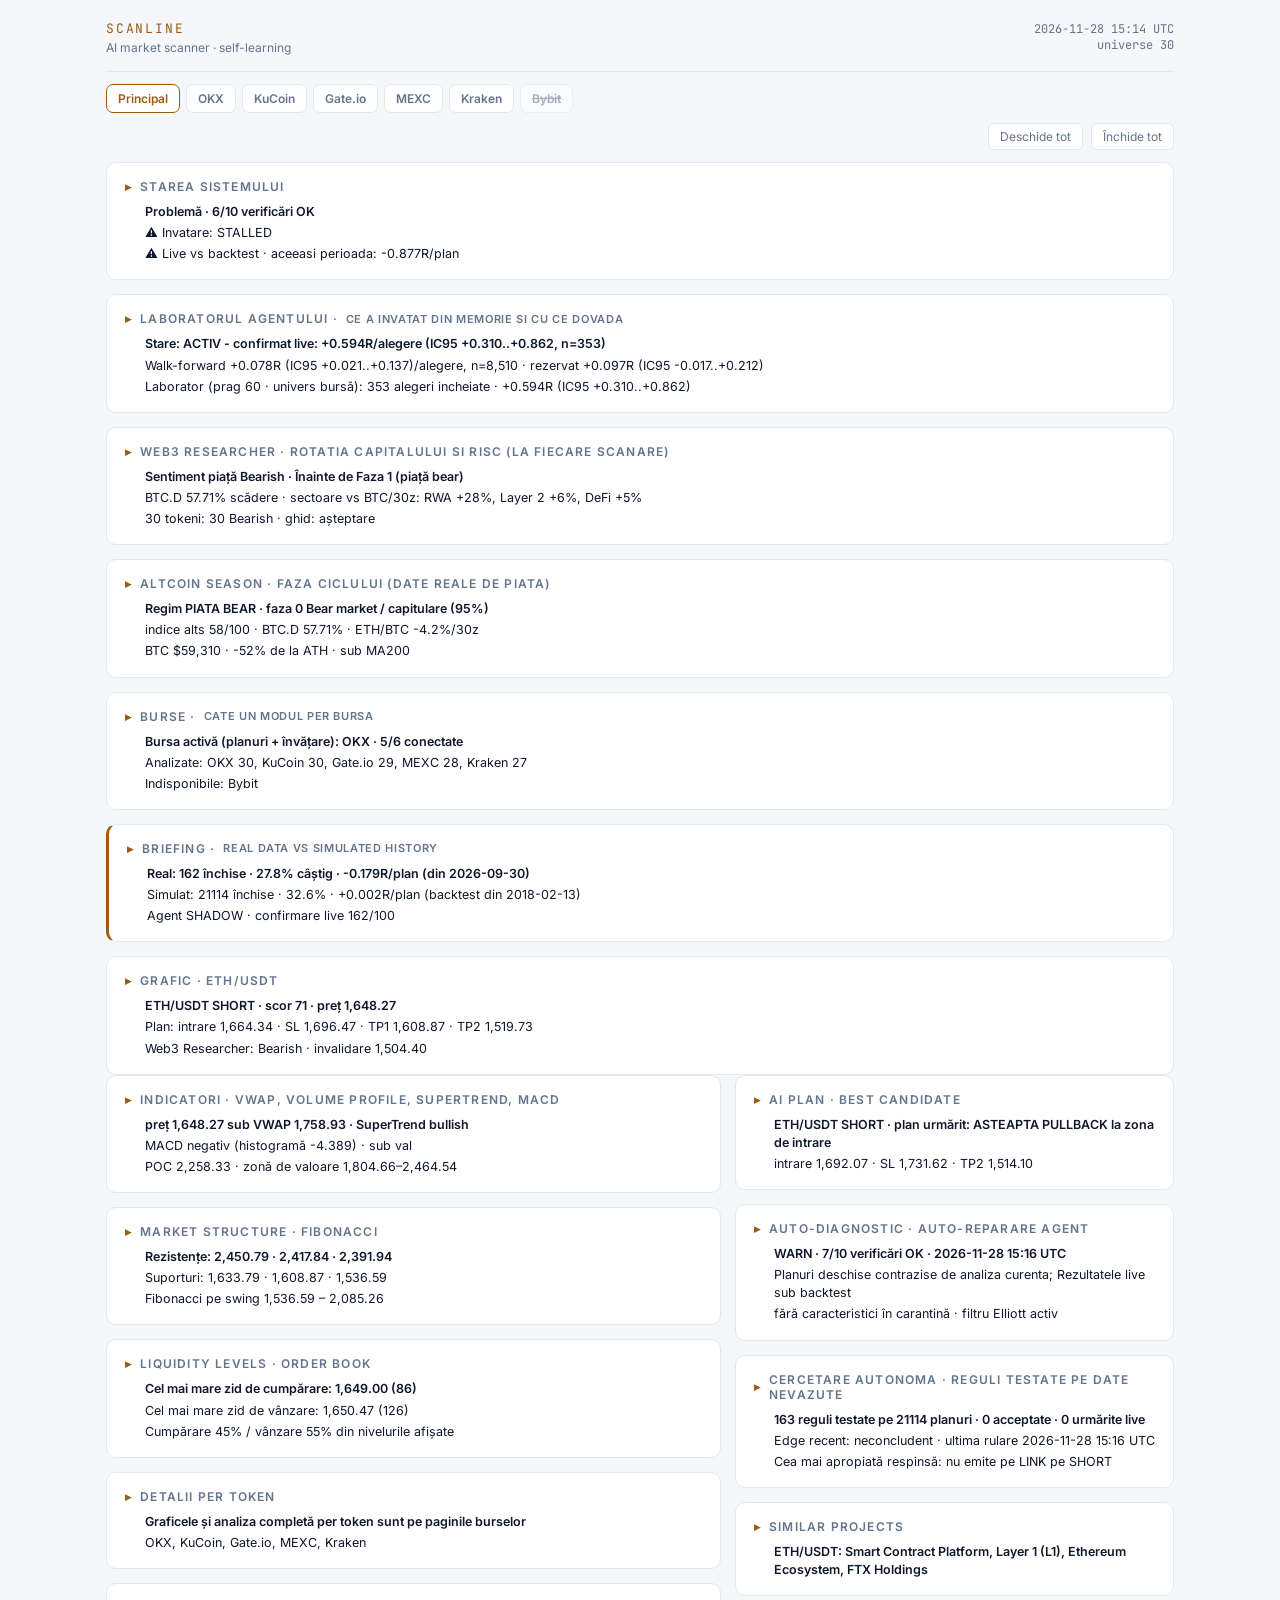
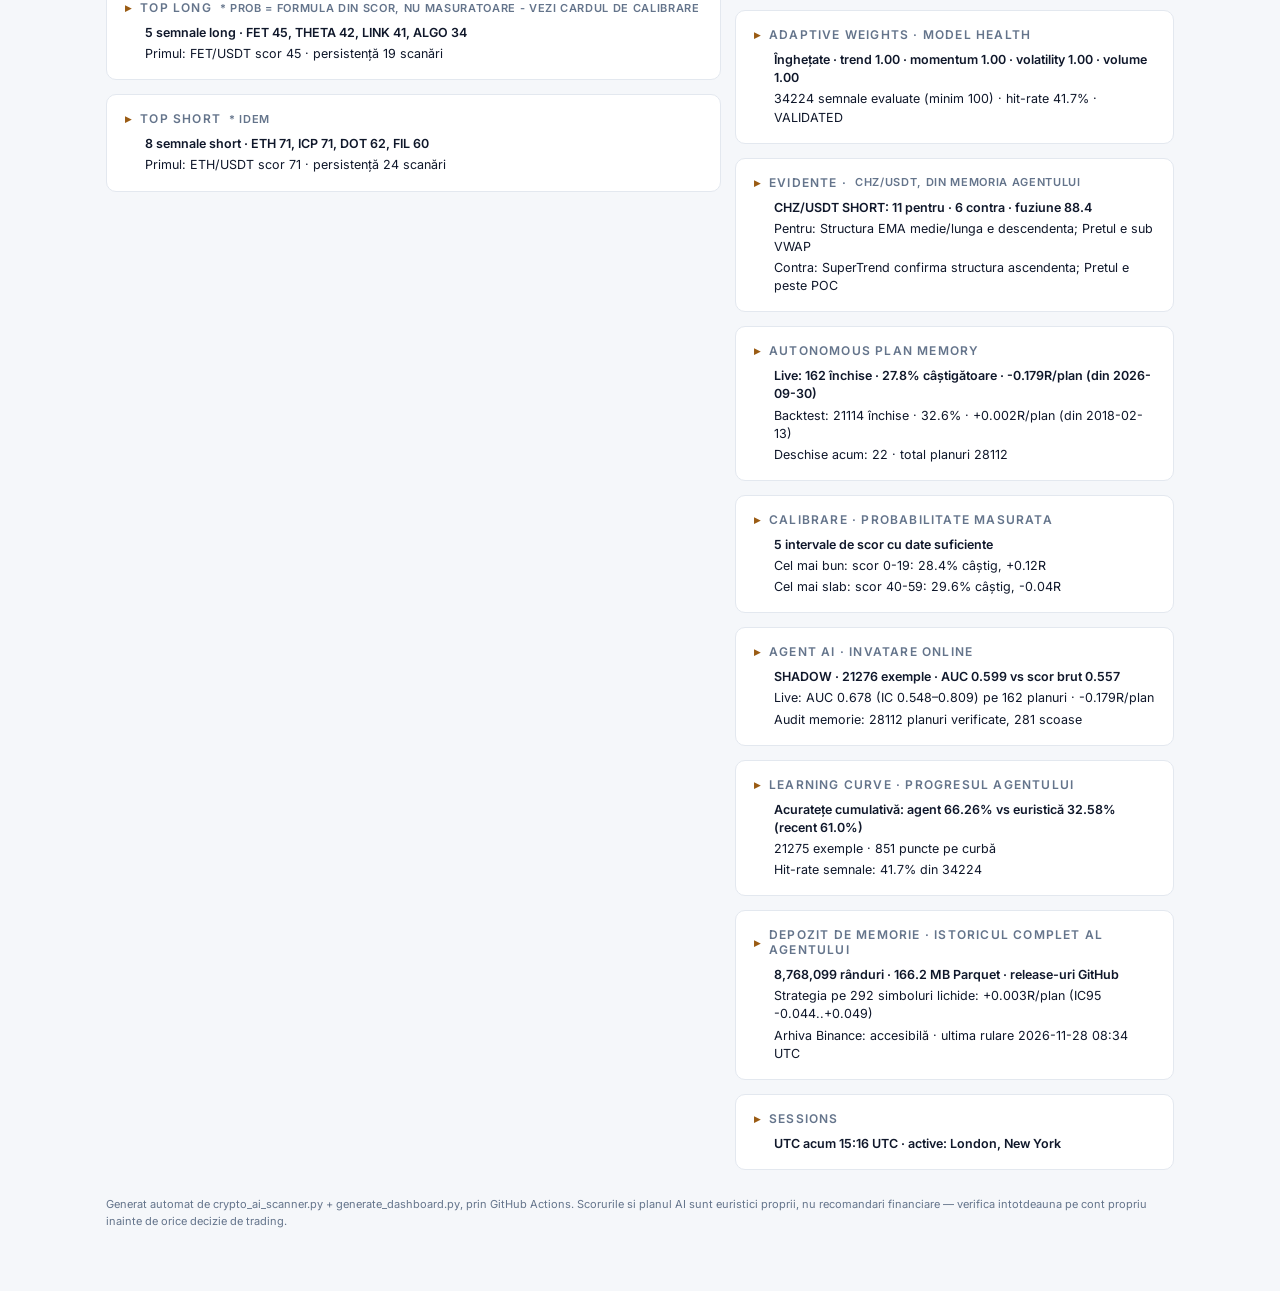
<file: docs/index.html>
<!doctype html>
<html lang="ro">
<head>
<meta charset="utf-8">
<meta name="viewport" content="width=device-width, initial-scale=1">
<title>SCANLINE &middot; AI market scanner</title>
<link rel="preconnect" href="https://fonts.googleapis.com">
<link rel="preconnect" href="https://fonts.gstatic.com" crossorigin>
<link href="https://fonts.googleapis.com/css2?family=Inter:wght@400;500;600;700&family=JetBrains+Mono:wght@400;500;700&display=swap" rel="stylesheet">
<style>

.cc-stack{display:flex;flex-direction:column;gap:10px;}
.cc{border:1px solid #E3E8EF;border-radius:10px;background:#FFFFFF;overflow:hidden;}
.cc>summary{list-style:none;cursor:pointer;display:flex;align-items:center;gap:10px;
  padding:10px 14px;background:#F8FAFC;border-bottom:1px solid transparent;}
.cc[open]>summary{border-bottom-color:#E3E8EF;}
.cc>summary::-webkit-details-marker{display:none;}
.cc>summary::before{content:"▸";color:#475569;font-size:12px;transition:transform .15s;}
.cc[open]>summary::before{transform:rotate(90deg);}
.cc-title{font-weight:700;font-size:14px;color:#0F172A;white-space:nowrap;}
.cc-meta{font-size:12px;color:#475569;font-family:var(--font-mono);margin-left:auto;
  overflow:hidden;text-overflow:ellipsis;white-space:nowrap;min-width:0;}
.cc-body{padding:10px 12px 12px;}
.rc-head{display:flex;align-items:center;gap:8px;flex-wrap:wrap;font-size:13px;
  font-family:var(--font-mono);margin-bottom:6px;color:#0F172A;}
.rc-dir{padding:2px 8px;border-radius:4px;font-weight:700;font-size:12px;}
.rc-long{background:#E7F3EE;color:#1F6B50;} .rc-short{background:#F8E9E8;color:#9E3530;}
.rc-scroll{overflow-x:auto;display:flex;flex-direction:row-reverse;-webkit-overflow-scrolling:touch;}
.rc{display:block;width:100%;height:auto;background:#FFFFFF;}
@media(max-width:760px){.rc{min-width:720px;}}
.rc text{font-family:var(--font-mono);}
.rc .grid{stroke:#EDF0F4;stroke-width:1;}
.rc .axis-t{font-size:12px;fill:#475569;}
.cu{stroke:#2E8B6A;stroke-width:1;} .cd{stroke:#C8463F;stroke-width:1;}
.cuf{fill:#2E8B6A;} .cdf{fill:#C8463F;}
.ema9{stroke:#6FAFA6;stroke-width:1.3;} .ema20{stroke:#D9944A;stroke-width:1.3;}
.ema50{stroke:#B5625E;stroke-width:1.3;} .ema200{stroke:#2F5D9E;stroke-width:2.2;}
.lvl{stroke-width:1;stroke-dasharray:5 3;opacity:.85;}
.lvl-tp,.lvl-stb{stroke:#2E8B6A;} .lvl-sl,.lvl-inv,.lvl-sts{stroke:#C8463F;}
.lvl-entry,.lvl-vwap,.lvl-val{stroke:#2F6FB0;} .lvl-locked{stroke:#5B6675;}
.lvl-ew{stroke:#6B5BA8;} .lvl-vah,.lvl-poc,.lvl-liqb,.lvl-liqs{stroke:#C98A3E;}
.lvl-nextentry{stroke:#A8832E;stroke-dasharray:7 3;} .lvl-hit{stroke:#9AA4B2;}
.heat-s{fill:#C8463F;} .heat-l{fill:#2E8B6A;}
/* pastile: fond deschis, contur in culoarea nivelului, text aproape negru */
.pill{stroke-width:1;}
.rc .pill-t{font-size:12px;font-weight:600;fill:#111827;}
.rc .pill-pxt{font-weight:700;}
.pill-tp,.pill-stb,.pill-zsup{fill:#E7F3EE;stroke:#2E8B6A;}
.pill-sl,.pill-inv,.pill-sts{fill:#F8E9E8;stroke:#C8463F;}
.pill-entry,.pill-vwap,.pill-val{fill:#E8EFF8;stroke:#2F6FB0;}
.pill-locked{fill:#EEF0F3;stroke:#5B6675;}
.pill-far{fill:#F3F4F6;stroke:#9AA4B2;}
.pill-ew,.pill-ewh{fill:#EFEDF7;stroke:#6B5BA8;} .pill-ewa{fill:#E8F0F9;stroke:#3B7DC4;}
.pill-hit{fill:#F3F4F6;stroke:#9AA4B2;} .pill-nextentry{fill:#F6F0E1;stroke:#A8832E;}
.pill-vah,.pill-poc,.pill-liqb,.pill-zres{fill:#F8EFE3;stroke:#C98A3E;} .pill-liqs{fill:#F6EBDD;stroke:#A9672A;}
.pill-zsup2{fill:#F1F8F5;stroke:#8DBFAE;} .pill-zres2{fill:#FBF4EA;stroke:#DDB98A;}
.pill-now{fill:#E6ECF7;stroke:#2B4F8C;} .lvl-now{stroke:#2B4F8C;stroke-dasharray:2 2;opacity:.9;}
.pill-invsoft{fill:#F5E6E6;stroke:#8E2B2B;} .lvl-invsoft{stroke:#8E2B2B;stroke-dasharray:6 3;opacity:.85;}
/* etichete pe grafic: text inchis, contur alb dedesubt */
.rc .halo{fill:#FFFFFF;stroke:#FFFFFF;stroke-width:4px;stroke-linejoin:round;}
.ew0-l{stroke:#6B5BA8;stroke-width:2;} .ew0-d{fill:#6B5BA8;}
.rc .ew0-t-h,.rc .ew0-t,.rc .proj-t-h,.rc .proj-t{font-size:12px;font-weight:700;}
.rc .ew0-t{fill:#3F3470;} .rc .proj-t{fill:#3F3470;}
.rc .ewx-t-h,.rc .ewx-t{font-size:12px;font-weight:600;} .rc .ewx-t{fill:#475569;}
.ew1-l{stroke:#3B7DC4;stroke-width:1.4;stroke-dasharray:5 3;} .ew1-d{fill:#3B7DC4;}
.ew2-l{stroke:#C98A3E;stroke-width:1.2;stroke-dasharray:2 3;} .ew2-d{fill:#C98A3E;}
.ewx-l{stroke:#9AA4B2;stroke-width:1;stroke-dasharray:1 4;} .ewx-d{fill:#C4CBD5;}
.live-l{stroke:#6B5BA8;stroke-width:1.8;} .live-d{fill:#6B5BA8;stroke:#FFFFFF;stroke-width:1.2;}
.proj-zone{fill:#6B5BA8;opacity:.045;}
.rc .proj-now{stroke:#8792A2;stroke-width:1;stroke-dasharray:3 3;opacity:1;}
.proj-l{stroke:#6B5BA8;stroke-width:1.6;stroke-dasharray:6 4;}
.proj-d{fill:#FFFFFF;stroke:#6B5BA8;stroke-width:1.5;}
.rc .proj-tag,.rc .proj-tag-h{font-size:12px;font-weight:600;opacity:1;} .rc .proj-tag{fill:#334155;}
.rsi{stroke:#6B5BA8;stroke-width:1.3;}
.zone.zs{fill:#2E8B6A;opacity:.07;} .zone.zr{fill:#C98A3E;opacity:.09;}
.zone.zs.z1d{opacity:.13;} .zone.zr.z1d{opacity:.15;}
.zl{stroke-width:1;} .zl.zs{stroke:#2E8B6A;opacity:.75;} .zl.zr{stroke:#C98A3E;opacity:.8;}
.zl.zsc{stroke-dasharray:5 3;stroke-width:.9;}
.zrow{font-size:13px;padding:6px 9px;border-left:3px solid;margin:4px 0;border-radius:4px;background:#F8FAFC;color:#1F2937;}
.zrow-s{border-left-color:#2E8B6A;} .zrow-r{border-left-color:#C98A3E;}
.zstat{font-size:12px;margin:6px 0 0;}
.rc .sub-t{font-size:12px;font-weight:600;fill:#334155;}

:root{
  /* FUNDAL ALB, ca in capturile de referinta. Culorile de semnal urmeaza
     o paleta sobra, de prezentare (verde #2E8B6A, rosu #C8463F), iar tonurile de
     "amber" sunt inchise, ca textul sa ramana lizibil pe alb. */
  --bg:#F5F7FA; --panel:#FFFFFF; --panel-2:#F1F4F8; --border:#E3E8EF;
  --text:#0F172A; --text-dim:#64748B;
  --bull:#2E8B6A; --bear:#C8463F; --amber:#9A5B13;
  --ema9:#6FAFA6; --ema20:#D9944A; --ema50:#B5625E; --ema200:#2F5D9E;
  --ew0:#6B5BA8; --ew1:#3B7DC4; --ew2:#C98A3E;
  --info:#2F6FB0;
  --font-sans:'Inter',-apple-system,BlinkMacSystemFont,sans-serif;
  --font-mono:'JetBrains Mono',ui-monospace,SFMono-Regular,Menlo,monospace;
}
*{box-sizing:border-box;}
body{margin:0;background:var(--bg);color:var(--text);font-family:var(--font-sans);
  -webkit-font-smoothing:antialiased;}
.wrap{max-width:1100px;margin:0 auto;padding:20px 16px 60px;}
header{display:flex;justify-content:space-between;align-items:baseline;
  padding-bottom:16px;margin-bottom:18px;border-bottom:1px solid var(--border);}
.brand{font-family:var(--font-mono);font-size:13px;letter-spacing:.14em;
  color:var(--amber);text-transform:uppercase;}
.brand small{display:block;font-family:var(--font-sans);letter-spacing:0;
  color:var(--text-dim);font-size:12px;margin-top:3px;text-transform:none;}
.meta{text-align:right;font-family:var(--font-mono);font-size:12px;color:var(--text-dim);}
.dim{color:var(--text-dim);font-size:11px;letter-spacing:.06em;text-transform:uppercase;}

.grid{display:grid;gap:14px;grid-template-columns:1fr;}
@media(min-width:900px){.grid{grid-template-columns:1.4fr 1fr;align-items:start;}}

.card{background:var(--panel);border:1px solid var(--border);border-radius:10px;padding:16px 18px;}
.card + .card{margin-top:14px;}
.card h2{font-size:12px;letter-spacing:.1em;text-transform:uppercase;
  color:var(--text-dim);margin:0 0 12px;font-weight:600;}

.plan-head{display:flex;align-items:center;gap:10px;margin-bottom:10px;}
.symbol{font-family:var(--font-mono);font-size:22px;font-weight:700;}
.badge{font-family:var(--font-mono);font-size:12px;padding:3px 9px;border-radius:5px;font-weight:700;}
.badge-long{background:rgba(52,211,153,.15);color:var(--bull);}
.badge-short{background:rgba(251,122,108,.15);color:var(--bear);}
.confidence-row{display:flex;justify-content:space-between;align-items:baseline;
  padding:10px 0;border-top:1px solid var(--border);border-bottom:1px solid var(--border);margin-bottom:12px;}
.confidence-value{font-family:var(--font-mono);font-size:20px;font-weight:700;color:var(--amber);}
.plan-grid{display:grid;grid-template-columns:repeat(4,1fr);gap:10px;
  font-family:var(--font-mono);font-size:14px;}
.plan-grid div{background:var(--panel-2);border-radius:7px;padding:8px 10px;}
.expected-r{margin-top:12px;font-size:13px;color:var(--text-dim);}
.expected-r strong{color:var(--text);font-family:var(--font-mono);}

.chart-svg{width:100%;height:auto;display:block;}
.chart-empty{color:var(--text-dim);font-size:13px;padding:40px 0;text-align:center;}
.grid-line{stroke:var(--border);stroke-width:1;}
.candle-bull{fill:var(--bull);stroke:var(--bull);}
.candle-bear{fill:var(--bear);stroke:var(--bear);}
.ema-20{fill:none;stroke:var(--ema20);stroke-width:1.4;opacity:.9;}
.ema-50{fill:none;stroke:var(--ema50);stroke-width:1.4;opacity:.9;}
.legend{display:flex;gap:16px;margin-top:8px;font-size:12.5px;color:#334155;}
.legend span{display:inline-flex;align-items:center;gap:5px;}
.dot{width:10px;height:10px;border-radius:50%;display:inline-block;}

.levels-grid{display:grid;grid-template-columns:1fr 1fr;gap:14px;
  font-family:var(--font-mono);font-size:13px;margin-bottom:12px;}
.fib-list{display:grid;grid-template-columns:repeat(auto-fit,minmax(90px,1fr));
  gap:6px;font-family:var(--font-mono);font-size:12px;}
.fib-row{display:flex;justify-content:space-between;background:var(--panel-2);
  border-radius:6px;padding:5px 8px;color:var(--text-dim);}
.fib-row span:last-child{color:var(--text);}

.liq-list{display:flex;flex-direction:column;gap:5px;font-family:var(--font-mono);font-size:12px;}
.liq-row{display:grid;grid-template-columns:36px 1fr 60px;background:var(--panel-2);
  border-radius:6px;padding:5px 8px;}
.liq-bid span:first-child{color:var(--bull);}
.liq-ask span:first-child{color:var(--bear);}

.cats{font-size:12px;color:var(--text-dim);margin-bottom:10px;}
.badge-labs{font-family:var(--font-mono);font-size:10px;background:rgba(230,180,80,.15);
  color:var(--amber);padding:2px 7px;border-radius:5px;margin-left:6px;}
.sim-list{display:flex;flex-direction:column;gap:5px;font-family:var(--font-mono);font-size:12px;}
.sim-row{display:flex;justify-content:space-between;background:var(--panel-2);
  border-radius:6px;padding:6px 9px;}
.narrative{margin-top:12px;padding-top:12px;border-top:1px solid var(--border);
  font-size:13px;line-height:1.6;color:var(--text);}

.lc-block + .lc-block{margin-top:16px;padding-top:16px;border-top:1px solid var(--border);}
.lc-block h3{font-size:11px;text-transform:uppercase;letter-spacing:.06em;
  color:var(--text-dim);font-weight:500;margin:0 0 8px;}
.chart-svg-sm{width:100%;height:auto;display:block;}

.agent-status{font-family:var(--font-mono);font-size:12px;padding:8px 10px;
  border-radius:6px;margin-bottom:12px;line-height:1.5;}
.agent-ok{background:rgba(52,211,153,.12);color:var(--bull);}
.agent-warn{background:rgba(230,180,80,.12);color:var(--amber);}
.agent-metrics{display:grid;grid-template-columns:1fr 1fr;gap:10px;
  font-family:var(--font-mono);font-size:14px;}
.agent-metrics div{background:var(--panel-2);border-radius:7px;padding:8px 10px;}
.tok{background:var(--panel-2);border-radius:8px;margin-bottom:8px;
  border-left:3px solid var(--border);overflow:hidden;}
.tok[open]{border-left-color:var(--amber);}
.tok summary{display:flex;align-items:center;gap:10px;padding:11px 13px;cursor:pointer;
  list-style:none;font-family:var(--font-mono);font-size:13px;}
.tok summary::-webkit-details-marker{display:none;}
.tok summary::before{content:"+";color:var(--text-dim);font-weight:700;width:10px;flex:none;}
.tok[open] summary::before{content:"-";}
.tok-sym{font-weight:700;flex:none;}
.tok-score{color:var(--text-dim);margin-left:auto;flex:none;}
.tok-spark{width:70px;height:24px;flex:none;display:block;}
.spark{width:100%;height:100%;display:block;}
.tok-body{padding:0 13px 14px;border-top:1px solid var(--border);}
.tok-body h4{font-size:10px;text-transform:uppercase;letter-spacing:.07em;
  color:var(--text-dim);margin:14px 0 6px;font-weight:600;}
.tok-meta{display:grid;grid-template-columns:repeat(2,1fr);gap:8px;margin-top:12px;
  font-family:var(--font-mono);font-size:13px;}
@media(min-width:520px){.tok-meta{grid-template-columns:repeat(4,1fr);}}
.tok-meta div{background:var(--panel);border-radius:6px;padding:7px 9px;}
.briefing-card{margin-bottom:14px;border-left:3px solid var(--amber);}
.briefing-text{font-size:14px;line-height:1.7;margin:0;}
.fs-btn{margin-left:auto;font-size:10px;font-family:var(--font-mono);
  padding:3px 9px;border-radius:5px;background:var(--panel-2);color:var(--amber);
  text-decoration:none;border:1px solid var(--border);}
.chart-head{display:flex;align-items:center;gap:6px;}
.fs-overlay{display:none;}
.fs-overlay:target{display:flex;position:fixed;inset:0;z-index:99;
  background:var(--bg);flex-direction:column;padding:12px;overflow:auto;}
.fs-inner{flex:1;display:flex;align-items:center;justify-content:center;}
.fs-inner{overflow:auto;-webkit-overflow-scrolling:touch;}
.fs-inner svg{width:100%;height:auto;max-height:92vh;}
.fs-close{align-self:flex-end;font-size:12px;font-family:var(--font-mono);
  padding:7px 14px;border-radius:6px;background:var(--panel-2);
  color:var(--amber);text-decoration:none;border:1px solid var(--border);
  margin-bottom:8px;}
.proj-line{stroke:var(--ew0);stroke-width:1.5;stroke-dasharray:5 4;opacity:.85;}
.proj-dot{fill:var(--panel);stroke:var(--ew0);stroke-width:1.3;}
.proj-t{font-family:var(--font-mono);font-size:7.5px;font-weight:700;fill:var(--ew0);}
.proj-tag{font-family:var(--font-mono);font-size:7px;fill:var(--ew0);opacity:.9;}
.proj-now{stroke:var(--text-dim);stroke-width:.8;stroke-dasharray:2 3;opacity:.6;}
.lv-liqb{stroke:var(--amber);stroke-width:1.1;}
.lv-liqs{stroke:var(--amber);stroke-width:1.1;opacity:.8;}
.lv-liqb-t,.lv-liqs-t{fill:var(--amber);font-size:6.5px;}
.lv-ew{stroke:var(--ew0);stroke-width:1;}
.lv-ew-t{fill:var(--ew0);}
.ew-line-0{stroke:var(--ew0);stroke-width:1.6;}
.ew-line-1{stroke:var(--ew1);stroke-width:1.3;stroke-dasharray:4 3;}
.ew-line-2{stroke:var(--ew2);stroke-width:1.1;stroke-dasharray:2 4;}
.ew-dead-line{stroke:var(--text-dim);stroke-width:.9;stroke-dasharray:1 5;opacity:.45;}
.ew-line-0-dot{fill:var(--ew0);} .ew-line-1-dot{fill:var(--ew1);}
.ew-line-2-dot{fill:var(--ew2);} .ew-dead-line-dot{fill:var(--text-dim);opacity:.45;}
.ew-line-0-t{fill:var(--ew0);} .ew-line-1-t{fill:var(--ew1);}
.ew-line-2-t{fill:var(--ew2);} .ew-dead-line-t{fill:var(--text-dim);opacity:.5;}
.ew-pt{font-family:var(--font-mono);font-size:7.5px;font-weight:700;}
.ew-tag{font-family:var(--font-mono);font-size:7px;}
.ew-stage{font-size:12px;margin:6px 0 2px;padding:6px 10px;background:var(--panel-2);
  border-radius:6px;}
.sc-head{margin-bottom:8px;font-size:12px;}
.sc-item{border:1px solid var(--border);border-radius:7px;padding:6px 10px;margin:6px 0;background:var(--panel-2);}
.sc-item summary{cursor:pointer;font-size:12.5px;} .sc-item p{font-size:12px;margin:6px 0;}
.sc-error{border-left:3px solid #C8463F;} .sc-warn{border-left:3px solid #3B7DC4;}
.sc-mica{border-left:3px solid var(--border);} .lv-list li{margin:4px 0;line-height:1.45;overflow-wrap:anywhere;}
.sc-item code{overflow-wrap:anywhere;}
.au-ev{color:var(--text-dim);font-size:12px;}
.sc-ok{font-size:11px;} .sc-tl{display:flex;flex-wrap:wrap;gap:2px;}
.sc-chip{width:9px;height:14px;border-radius:2px;background:#2E8B6A;display:inline-block;}
.sc-chip.sc-warn{background:#3B7DC4;} .sc-chip.sc-error{background:#C8463F;}
.plan-conflict{margin:8px 0;padding:8px 10px;border-radius:6px;font-size:12px;
  background:#FFF4E5;border-left:3px solid #C98A3E;color:#7C3A00;}
.plan-conflict.explore{background:#EEF4FF;border-left-color:#3B7DC4;color:#0B3B78;}
.plan-ok{margin:8px 0;padding:6px 10px;border-radius:6px;font-size:12px;background:#E6F4F1;color:#086B5B;}
.conf-note{font-size:10.5px;margin-top:2px;}
.ah-svg{display:block;width:100%;height:auto;margin:6px 0 4px;}
@media(max-width:760px){.ah-svg{min-width:720px;}} .ah-t{font:12px var(--font-mono);fill:#475569;}
.ah-t.ah-h{fill:#FFFFFF;stroke:#FFFFFF;stroke-width:4px;stroke-linejoin:round;}
.ah-legend{font-size:12.5px;display:flex;flex-wrap:wrap;gap:10px;margin-top:6px;}
.as-regime{margin:4px 0 8px;font-size:12px;}
.as-rtag{font:700 11px var(--font-mono);color:#FFFFFF;background:#0F766E;border-radius:4px;padding:3px 7px;}
.as-head{display:flex;gap:14px;align-items:center;margin-bottom:8px;}
.as-phase{font:800 20px var(--font-mono);color:#FFFFFF;background:#6B5BA8;border-radius:8px;
  padding:10px 12px;white-space:nowrap;}
.as-name{font-size:16px;} .as-meta{font-size:11px;color:var(--text-dim);margin-top:3px;}
.as-season{font-size:12px;margin:6px 0 10px;}
.as-ladder{display:grid;grid-template-columns:repeat(9,1fr);gap:4px;margin:8px 0 12px;}
@media(max-width:700px){.as-ladder{grid-template-columns:repeat(3,1fr);}}
.as-step{border:1px solid var(--border);border-radius:6px;padding:5px 6px;background:var(--panel-2);
  display:flex;flex-direction:column;gap:2px;min-width:0;}
.as-step.cur{border-color:#6B5BA8;background:#F3EEFB;} .as-step.nxt{border-style:dashed;border-color:#6B5BA8;}
.as-n{font:700 13px var(--font-mono);} .as-t{font-size:9.5px;line-height:1.2;color:var(--text-dim);}
.as-step.cur .as-t{color:#5E35B1;font-weight:700;}
.as-bar{height:3px;background:var(--border);border-radius:2px;overflow:hidden;}
.as-bar i{display:block;height:100%;background:#6B5BA8;}
.as-grid{display:grid;grid-template-columns:repeat(3,1fr);gap:8px;margin-bottom:10px;}
@media(max-width:700px){.as-grid{grid-template-columns:1fr 1fr;}}
.as-cell{padding:8px 10px;border-radius:7px;background:var(--panel-2);display:flex;flex-direction:column;gap:2px;}
.as-cell .dim{font-size:10px;font-family:var(--font-mono);}
.as-lbl{font-size:9px;text-transform:uppercase;letter-spacing:.08em;color:var(--text-dim);}
.as-cols{display:grid;grid-template-columns:1fr 1fr;gap:14px;}
@media(max-width:700px){.as-cols{grid-template-columns:1fr;}}
.as-ul{margin:4px 0 8px 18px;padding:0;font-size:12px;} .as-miss li{color:var(--amber);}
.as-table-wrap{overflow-x:auto;}
.as-table{width:100%;border-collapse:collapse;font-size:11.5px;font-family:var(--font-mono);}
.as-table th,.as-table td{padding:5px 6px;border-bottom:1px solid var(--border);text-align:left;white-space:nowrap;}
.as-tl{display:flex;flex-wrap:wrap;gap:3px;margin:4px 0 8px;}
.as-chip{font:700 10px var(--font-mono);width:18px;height:18px;border-radius:4px;display:inline-flex;
  align-items:center;justify-content:center;color:#FFFFFF;background:#94A3B8;}
.as-chip.p0,.as-chip.p8{background:#C8463F;} .as-chip.p1,.as-chip.p2{background:#B9772E;}
.as-chip.p3{background:#3B7DC4;} .as-chip.p4,.as-chip.p5{background:#2E8B6A;}
.as-chip.p6,.as-chip.p7{background:#6B5BA8;}
.as-note{font-size:10.5px;margin-top:8px;}
.ew-list{display:flex;flex-direction:column;gap:3px;margin-top:6px;}
.ew-row{display:grid;grid-template-columns:70px 1fr 54px 40px 92px;gap:6px;
  align-items:center;font-size:10.5px;font-family:var(--font-mono);
  padding:4px 0;border-bottom:1px solid var(--border);}
.ew-row span:last-child{text-align:right;font-size:9px;}
.ew-dead{opacity:.42;text-decoration:line-through;}
.ew-rank{font-weight:700;color:var(--amber);}
.ew-targets{font-family:var(--font-mono);font-size:10px;color:var(--text-dim);
  margin-top:5px;padding:5px 8px;background:var(--panel-2);border-radius:5px;}
@media(max-width:560px){.ew-row{grid-template-columns:62px 1fr 46px 36px;}
  .ew-row span:last-child{display:none;}}
.ms-grid{display:grid;grid-template-columns:1fr 1fr;gap:8px;margin:6px 0;}
@media(max-width:560px){.proj-line{stroke:var(--ew0);stroke-width:1.5;stroke-dasharray:5 4;opacity:.85;}
.proj-dot{fill:var(--panel);stroke:var(--ew0);stroke-width:1.3;}
.proj-t{font-family:var(--font-mono);font-size:7.5px;font-weight:700;fill:var(--ew0);}
.proj-tag{font-family:var(--font-mono);font-size:7px;fill:var(--ew0);opacity:.9;}
.proj-now{stroke:var(--text-dim);stroke-width:.8;stroke-dasharray:2 3;opacity:.6;}
.lv-liqb{stroke:var(--amber);stroke-width:1.1;}
.lv-liqs{stroke:var(--amber);stroke-width:1.1;opacity:.8;}
.lv-liqb-t,.lv-liqs-t{fill:var(--amber);font-size:6.5px;}
.lv-ew{stroke:var(--ew0);stroke-width:1;}
.lv-ew-t{fill:var(--ew0);}
.ew-line-0{stroke:var(--ew0);stroke-width:1.6;}
.ew-line-1{stroke:var(--ew1);stroke-width:1.3;stroke-dasharray:4 3;}
.ew-line-2{stroke:var(--ew2);stroke-width:1.1;stroke-dasharray:2 4;}
.ew-dead-line{stroke:var(--text-dim);stroke-width:.9;stroke-dasharray:1 5;opacity:.45;}
.ew-line-0-dot{fill:var(--ew0);} .ew-line-1-dot{fill:var(--ew1);}
.ew-line-2-dot{fill:var(--ew2);} .ew-dead-line-dot{fill:var(--text-dim);opacity:.45;}
.ew-line-0-t{fill:var(--ew0);} .ew-line-1-t{fill:var(--ew1);}
.ew-line-2-t{fill:var(--ew2);} .ew-dead-line-t{fill:var(--text-dim);opacity:.5;}
.ew-pt{font-family:var(--font-mono);font-size:7.5px;font-weight:700;}
.ew-tag{font-family:var(--font-mono);font-size:7px;}
.ew-stage{font-size:12px;margin:6px 0 2px;padding:6px 10px;background:var(--panel-2);
  border-radius:6px;}
.ew-list{display:flex;flex-direction:column;gap:3px;margin-top:6px;}
.ew-row{display:grid;grid-template-columns:70px 1fr 54px 40px 92px;gap:6px;
  align-items:center;font-size:10.5px;font-family:var(--font-mono);
  padding:4px 0;border-bottom:1px solid var(--border);}
.ew-row span:last-child{text-align:right;font-size:9px;}
.ew-dead{opacity:.42;text-decoration:line-through;}
.ew-rank{font-weight:700;color:var(--amber);}
.ew-targets{font-family:var(--font-mono);font-size:10px;color:var(--text-dim);
  margin-top:5px;padding:5px 8px;background:var(--panel-2);border-radius:5px;}
@media(max-width:560px){.ew-row{grid-template-columns:62px 1fr 46px 36px;}
  .ew-row span:last-child{display:none;}}
.ms-grid{grid-template-columns:1fr;}}
.ms-cell{padding:9px 11px;border-radius:7px;background:var(--panel-2);
  display:flex;flex-direction:column;gap:2px;border-left:3px solid var(--border);}
.ms-cell strong{font-size:14px;letter-spacing:.01em;}
.ms-cell .dim{font-size:10px;font-family:var(--font-mono);}
.ms-lbl{font-size:9px;text-transform:uppercase;letter-spacing:.08em;color:var(--text-dim);}
.ms-wide{margin:6px 0;}
.mtf-list{display:flex;flex-direction:column;gap:3px;margin-top:6px;}
.mtf-row{display:grid;grid-template-columns:44px 1fr 52px;gap:8px;align-items:center;
  font-size:11px;font-family:var(--font-mono);padding:4px 0;
  border-bottom:1px solid var(--border);}
.mtf-row span:last-child{text-align:right;}
.liq-short{fill:var(--bear);}
.liq-long{fill:var(--bull);}
.liq-list{display:flex;flex-direction:column;gap:4px;margin-top:6px;}
.liq-row{display:grid;grid-template-columns:58px 1fr 70px;gap:8px;
  align-items:center;font-size:11px;font-family:var(--font-mono);}
.liq-bar{height:5px;background:var(--panel-2);border-radius:3px;overflow:hidden;}
.liq-bar i{display:block;height:100%;background:var(--amber);}
.tk-chart{width:100%;height:auto;display:block;margin:4px 0 2px;}
.tk-up{stroke:var(--bull);stroke-width:1.4;}
.tk-dn{stroke:var(--bear);stroke-width:1.4;}
.tk-na{font-family:var(--font-mono);font-size:13px;color:var(--text-dim);
  padding:14px 0;text-align:center;}
.tok-na summary{opacity:.55;}
.badge-na{background:var(--panel-2);color:var(--text-dim);}
.scan-head{font-family:var(--font-mono);font-size:12px;margin:8px 0 10px;
  padding:7px 10px;background:var(--panel-2);border-radius:6px;line-height:1.6;}
.scan-h{font-size:10px;text-transform:uppercase;letter-spacing:.07em;
  color:var(--text-dim);margin:16px 0 4px;font-weight:600;}
.scan-list{display:flex;flex-direction:column;gap:3px;}
.scan-row{display:grid;grid-template-columns:96px 52px 34px 1fr 64px 84px;
  gap:6px;align-items:center;font-size:11px;font-family:var(--font-mono);
  padding:4px 0;border-bottom:1px solid var(--border);}
.scan-sym{font-weight:700;}
.scan-score{color:var(--text-dim);}
.scan-pos{font-size:9px;}
@media(max-width:560px){.scan-row{grid-template-columns:90px 48px 32px 1fr;}
  .scan-row .tag,.scan-pos{display:none;}}
.rich-chart{width:100%;height:auto;display:block;}
.chart-head{font-family:var(--font-mono);font-size:12px;margin-bottom:8px;}
.cnd-up{stroke:var(--bull);} .cnd-dn{stroke:var(--bear);}
.cnd-up-f{fill:var(--bull);} .cnd-dn-f{fill:var(--bear);}
.ema9{stroke:var(--ema9);stroke-width:1.1;}
.ema20{stroke:var(--ema20);stroke-width:1.1;}
.ema50{stroke:var(--ema50);stroke-width:1.1;}
.ema200{stroke:var(--ema200);stroke-width:1.1;}
.lv-tp{stroke:var(--bull);stroke-width:1;}
.lv-sl{stroke:var(--bear);stroke-width:1;}
.lv-entry{stroke:var(--info);stroke-width:1;}
.lv-vwap,.lv-poc,.lv-va{stroke:var(--amber);stroke-width:.8;opacity:.75;}
.lv-t{font-family:var(--font-mono);font-size:13px;font-weight:600;fill:#1F2937;}
.lv-tp-t,.lv-sl-t{fill:#1F2937;}
.lv-entry-t{fill:#1F2937;}
.lv-vwap-t,.lv-poc-t,.lv-va-t{fill:#475569;}
.pnl-t{font-family:var(--font-mono);font-size:8px;fill:var(--text-dim);}
.rsi-l{stroke:var(--info);stroke-width:1;}
.gridline{stroke:var(--border);stroke-width:.6;}
.tabs{display:flex;flex-wrap:wrap;gap:6px;}
.tab-radio{position:absolute;opacity:0;pointer-events:none;}
.tab-label{display:inline-flex;align-items:center;gap:6px;padding:7px 12px;
  border-radius:7px;background:var(--panel-2);cursor:pointer;font-size:12px;
  font-family:var(--font-mono);border:1px solid transparent;}
.tab-radio:checked + .tab-label{border-color:var(--amber);color:var(--amber);}
.tab-used{font-size:9px;background:rgba(230,180,80,.2);color:var(--amber);
  padding:1px 5px;border-radius:4px;}
.dot-ok{width:7px;height:7px;border-radius:50%;background:var(--bull);display:inline-block;}
.dot-bad{width:7px;height:7px;border-radius:50%;background:var(--bear);display:inline-block;}
.tab-panel{display:none;width:100%;margin-top:12px;}
.ex-meta{display:grid;grid-template-columns:1fr 1fr;gap:8px;margin-bottom:10px;
  font-family:var(--font-mono);font-size:13px;}
.ex-meta div{background:var(--panel-2);border-radius:6px;padding:7px 9px;}
.cap-list{display:flex;flex-direction:column;gap:5px;}
.cap-row{display:grid;grid-template-columns:100px 1fr;gap:8px;align-items:center;font-size:12px;}
.ex-fail{color:var(--bear);font-family:var(--font-mono);font-size:13px;margin-bottom:6px;}
.ex-err{font-size:11px;color:var(--text-dim);font-family:var(--font-mono);
  background:var(--panel-2);padding:7px 9px;border-radius:6px;word-break:break-all;}
.ex-note{margin-top:10px;font-size:11px;color:var(--text-dim);line-height:1.5;}
.ex-sig{margin-top:12px;font-size:11px;color:var(--text-dim);}
.ev-fusion{font-family:var(--font-mono);font-size:12px;margin-bottom:10px;
  padding:7px 10px;background:var(--panel-2);border-radius:6px;}
.ev-list{display:flex;flex-direction:column;gap:4px;}
.ev-row{display:grid;grid-template-columns:74px 1fr 60px;align-items:center;gap:8px;
  font-size:12px;padding:4px 0;border-bottom:1px solid var(--border);}
.ev-mark{font-family:var(--font-mono);font-size:10px;text-transform:uppercase;
  letter-spacing:.05em;}
.ev-ok .ev-mark{color:var(--bull);}
.ev-bad .ev-mark{color:var(--bear);}
.ev-neu .ev-mark{color:var(--text-dim);}
.ev-bar{height:5px;background:var(--panel-2);border-radius:3px;overflow:hidden;}
.ev-bar i{display:block;height:100%;background:var(--text-dim);}
.ev-ok .ev-bar i{background:var(--bull);}
.ev-bad .ev-bar i{background:var(--bear);}
.ev-neighbors{margin-top:10px;padding:8px 10px;border-radius:6px;font-size:12px;
  background:var(--panel-2);}
.nb-ok{border-left:3px solid var(--bull);}
.nb-bad{border-left:3px solid var(--bear);}
.nb-neu{border-left:3px solid var(--text-dim);}
.plan-summary{display:grid;grid-template-columns:repeat(4,1fr);gap:8px;margin-bottom:14px;
  font-family:var(--font-mono);font-size:14px;}
.plan-summary div{background:var(--panel-2);border-radius:7px;padding:8px 10px;}
.plan-grid-cards{display:grid;gap:8px;}
@media(min-width:600px){.plan-grid-cards{grid-template-columns:1fr 1fr;}}
.plan-card{background:var(--panel-2);border-radius:7px;padding:10px 12px;
  border-left:3px solid var(--text-dim);font-size:12px;}
.plan-open{border-left-color:var(--ema20);}
.plan-tp1{border-left-color:var(--amber);}
.plan-tp2{border-left-color:var(--bull);}
.plan-sl{border-left-color:var(--bear);}
.plan-exp{border-left-color:var(--text-dim);}
.plan-head-row{display:flex;justify-content:space-between;align-items:baseline;
  font-family:var(--font-mono);margin-bottom:3px;}
.plan-r{font-weight:700;}
.r-pos{color:var(--bull);}
.r-neg{color:var(--bear);}
.plan-state{font-family:var(--font-mono);font-size:11px;color:var(--text-dim);}
.plan-lv{font-family:var(--font-mono);font-size:11px;margin-top:4px;}
.ind-row{display:flex;justify-content:space-between;align-items:center;
  padding:5px 0;font-family:var(--font-mono);font-size:12px;border-bottom:1px solid var(--border);}
.tag{font-size:10px;padding:2px 7px;border-radius:4px;font-weight:700;letter-spacing:.04em;}
.tag-bull{background:rgba(52,211,153,.15);color:var(--bull);}
.tag-bear{background:rgba(251,122,108,.15);color:var(--bear);}
.tag-warn{background:rgba(230,180,80,.15);color:var(--amber);}
.tag-info{background:rgba(111,183,255,.15);color:var(--ema20);}
.ind-pos{margin-top:10px;font-size:12px;color:var(--text-dim);}
.ema-line{margin-top:8px;font-family:var(--font-mono);font-size:11px;line-height:1.6;}
.cal-list{display:flex;flex-direction:column;gap:5px;font-family:var(--font-mono);font-size:12px;}
.cal-row{display:grid;grid-template-columns:100px 1fr 60px;background:var(--panel-2);
  border-radius:6px;padding:6px 9px;align-items:center;}
.cal-reliable{border-left:2px solid var(--bull);}
.cal-thin{border-left:2px solid var(--text-dim);}
.agent-balanced{font-family:var(--font-mono);font-size:15px;font-weight:700;color:var(--text);}

.weight-row{display:grid;grid-template-columns:80px 1fr 54px;align-items:center;
  gap:10px;margin-bottom:10px;font-size:12px;}
.weight-label{text-transform:uppercase;letter-spacing:.06em;color:var(--text-dim);}
.weight-track{position:relative;height:6px;background:var(--panel-2);border-radius:3px;}
.weight-baseline{position:absolute;left:50%;top:-3px;width:1px;height:12px;background:var(--border);}
.weight-fill{height:100%;border-radius:3px;}
.weight-up{background:var(--bull);}
.weight-down{background:var(--bear);}
.weight-flat{background:var(--text-dim);}
.weight-value{font-family:var(--font-mono);text-align:right;color:var(--text-dim);}

.health-row{display:flex;justify-content:space-between;align-items:center;
  margin-top:12px;padding-top:12px;border-top:1px solid var(--border);}
.health-status{font-family:var(--font-mono);font-size:11px;letter-spacing:.06em;
  padding:3px 8px;border-radius:5px;background:var(--panel-2);color:var(--amber);}

table{width:100%;border-collapse:collapse;font-family:var(--font-mono);font-size:13px;}
th{text-align:left;color:var(--text-dim);font-weight:500;font-size:11px;
  text-transform:uppercase;letter-spacing:.06em;padding-bottom:8px;}
td{padding:7px 0;border-top:1px solid var(--border);}
tr.row-long td:first-child{color:var(--bull);}
tr.row-short td:first-child{color:var(--bear);}
td.empty{color:var(--text-dim);text-align:center;padding:16px 0;}

.sessions{display:flex;gap:18px;font-family:var(--font-mono);font-size:12px;flex-wrap:wrap;}
.sessions .dim{display:block;margin-bottom:2px;}

footer{margin-top:26px;color:var(--text-dim);font-size:11px;line-height:1.6;}

@media(prefers-reduced-motion:reduce){*{transition:none!important;}}

/* Starea sistemului (dashboard/sections/health.py) */
.hl-head{font:700 12px var(--font-mono);display:inline-block;border-radius:4px;padding:3px 8px;color:#FFFFFF;margin-bottom:8px;}
.hl-head.hl-ok{background:#2E8B6A;} .hl-head.hl-warn{background:#A86A1F;} .hl-head.hl-error{background:#C8463F;}
.hl-grid{display:grid;grid-template-columns:repeat(auto-fit,minmax(170px,1fr));gap:8px;}
.hl-tile{border-radius:7px;padding:8px 10px;background:var(--panel-2);display:flex;flex-direction:column;gap:2px;border-left:3px solid #94A3B8;}
.hl-tile.hl-ok{border-left-color:#2E8B6A;} .hl-tile.hl-warn{border-left-color:#C98A3E;} .hl-tile.hl-err{border-left-color:#C8463F;}
.hl-t{font-size:9px;text-transform:uppercase;letter-spacing:.08em;color:var(--text-dim);}
.hl-d{font-size:10.5px;color:var(--text-dim);}

/* ===== MODULELE PER BURSA (Etapa 1) =====
   Navigarea comuna, rezumatele de pe pagina principala si pagina fiecarei burse.
   Bursa care invata e marcata cu accentul amber al brandului; celelalte cu un
   albastru discret: aceeasi analiza, doar fara invatare. */
.nav{display:flex;flex-wrap:wrap;gap:6px;margin:-6px 0 16px;}
.nav-i{font-size:12px;font-weight:600;color:var(--text-dim);text-decoration:none;padding:6px 11px;
  border:1px solid var(--border);border-radius:7px;background:var(--panel);}
.nav-i:hover,.nav-i:focus-visible{color:var(--text);border-color:var(--text-dim);outline:none;}
.nav-on{color:var(--amber);border-color:var(--amber);}
.nav-off{opacity:.55;text-decoration:line-through;}
.tag-ok{background:rgba(52,211,153,.15);color:var(--bull);}
.tag-bad{background:rgba(251,122,108,.15);color:var(--bear);}
.tag-learn{background:rgba(230,180,80,.18);color:var(--amber);}
.tag-shadow{background:#EEF4FF;color:#1E5AA8;}
.exm-grid{display:grid;gap:10px;grid-template-columns:1fr;}
@media(min-width:760px){.exm-grid{grid-template-columns:1fr 1fr;}}
.exm{background:var(--panel-2);border-radius:9px;padding:12px 14px;border-left:3px solid #9DB7DA;}
.exm-learn{border-left-color:var(--amber);}
.exm-off{border-left-color:var(--bear);opacity:.85;}
.exm-head{display:flex;flex-wrap:wrap;align-items:center;gap:8px;}
.exm-head strong{font-size:15px;}
.exm-link{margin-left:auto;font-size:12px;font-weight:600;color:var(--info);text-decoration:none;}
.exm-link:hover,.exm-link:focus-visible{text-decoration:underline;outline:none;}
.exm-stats{font-size:12.5px;margin-top:8px;line-height:1.5;}
.exm-top{display:flex;flex-wrap:wrap;gap:6px;margin-top:8px;}
.exm-sig{font-family:var(--font-mono);font-size:11.5px;background:var(--panel);border-radius:6px;padding:3px 7px;}
.exm-sig .badge{font-size:10px;padding:1px 5px;}
.exm-err{font-size:12px;color:var(--bear);margin:8px 0 0;}
.exm-meta{margin:8px 0 0;text-transform:none;letter-spacing:0;}
.exm-note,.exm-foot{text-transform:none;letter-spacing:0;font-size:12px;margin:10px 0 0;}
.cap-chips{display:flex;flex-wrap:wrap;gap:6px;margin-top:10px;}
.cap-chip{font-size:11px;padding:3px 8px;border-radius:5px;}
.cap-ok{background:rgba(52,211,153,.13);color:var(--bull);}
.cap-no{background:var(--panel-2);color:var(--text-dim);text-decoration:line-through;}
.ex-role{font-size:13px;line-height:1.55;padding:10px 12px;border-radius:7px;background:#EEF4FF;color:#0B3B78;}
.ex-role-learn{background:rgba(230,180,80,.13);color:#6B3B00;}
.ex-role-off{background:#FDECEE;color:#8A1C27;}
.ex-stats{display:grid;grid-template-columns:repeat(2,1fr);gap:8px;margin-top:12px;font-size:13px;}
@media(min-width:620px){.ex-stats{grid-template-columns:repeat(4,1fr);}}
.ex-stats > div{background:var(--panel-2);border-radius:7px;padding:8px 10px;}
.ex-stats .dim{text-transform:none;letter-spacing:0;}
.prop-list{display:flex;flex-direction:column;gap:4px;}
.prop-row{display:grid;grid-template-columns:110px 58px 32px minmax(0,1fr);gap:8px;align-items:center;
  padding:7px 9px;border-radius:7px;background:var(--panel-2);color:var(--text);text-decoration:none;font-size:12.5px;}
.prop-row:hover,.prop-row:focus-visible{background:#E9EEF5;outline:none;}
.prop-row .tag{justify-self:start;}
.prop-sym{font-family:var(--font-mono);font-weight:700;}
.prop-score{font-family:var(--font-mono);color:var(--text-dim);}
.prop-num{display:none;font-family:var(--font-mono);font-size:12px;}
@media(min-width:720px){.prop-row{grid-template-columns:120px 62px 34px 150px 1fr 1fr;}.prop-num{display:block;}}
.tok-list{background:var(--panel);}
.tok-list > summary{cursor:pointer;font-weight:600;font-size:14px;padding:10px 12px;border-radius:8px;
  background:var(--panel-2);list-style:none;}
.tok-list > summary::-webkit-details-marker{display:none;}
.tok-list > summary::before{content:"+";display:inline-block;width:16px;color:var(--amber);font-weight:700;}
.tok-list[open] > summary::before{content:"-";}
.tok-list-body{margin-top:10px;}
.tok-dec{flex:none;}
.tok-moved{font-size:13px;line-height:1.6;margin:0;}
.tok-moved a,.exm-foot a{color:var(--info);}
.prop-head{padding:9px 11px;border-radius:7px;font-size:13px;border-left:3px solid var(--border);background:var(--panel);}
.prop-ok{border-left-color:var(--bull);}
.prop-warn{border-left-color:#3B7DC4;}
.prop-bad{border-left-color:var(--bear);}
.prop-info{border-left-color:var(--text-dim);}
.prop-head .tag{margin-left:6px;vertical-align:middle;}
.prop-why{font-size:12px;color:var(--text-dim);margin-top:4px;line-height:1.45;}
.prop-note{text-transform:none;letter-spacing:0;font-size:12px;margin:8px 0 0;}
.prop-meta{margin-top:10px;}
.ev-more{margin-top:8px;}
.ev-more > summary{cursor:pointer;font-size:12px;color:var(--info);}
@media(prefers-reduced-motion:reduce){*{scroll-behavior:auto !important;}}
.as-strip{display:flex;flex-wrap:wrap;align-items:center;gap:12px;}
.as-strip .as-phase{flex:none;}
.as-strip-t{flex:1 1 220px;font-size:14px;}
.as-strip-m{font-size:12px;color:var(--text-dim);margin-top:4px;line-height:1.5;}
.badge-bull{background:rgba(52,211,153,.15);color:var(--bull);}
.badge-bear{background:rgba(251,122,108,.15);color:var(--bear);}
.tok summary{flex-wrap:wrap;row-gap:6px;}
.prop-row .tag,.tok-dec{white-space:nowrap;}
@media(max-width:520px){.tok-body .plan-grid{grid-template-columns:repeat(2,1fr);}}
.res-head{font-size:13px;margin:0 0 6px;line-height:1.5;}
.res-note{text-transform:none;letter-spacing:0;font-size:12px;margin:4px 0 8px;line-height:1.5;}
.res-rule{background:var(--panel-2);border-radius:7px;padding:8px 10px;margin-bottom:6px;font-size:13px;}
/* Analistul de rotatie a capitalului (dashboard/sections/analyst.py) */
.an-head{display:flex;flex-wrap:wrap;gap:6px 8px;align-items:center;margin-bottom:10px;}
.an-head .dim{text-transform:none;letter-spacing:0;font-size:11px;}
.an-h{font-size:12.5px;font-weight:700;letter-spacing:.04em;margin:14px 0 6px;color:var(--text);}
.an-ul{margin:4px 0 6px 18px;padding:0;font-size:13px;line-height:1.5;}
.an-ul>li{margin:4px 0;}
.an-sub{margin:2px 0 2px 16px;padding:0;font-size:12.5px;}
.an-why{color:var(--text-dim);font-size:11.5px;}
.an-rr{font-family:var(--font-mono);font-size:11.5px;color:var(--text-dim);margin:2px 0 6px;}
.an-asym{color:var(--bull);font-weight:600;}
.an-10y{background:var(--panel-2);border-radius:8px;padding:8px 10px;margin:8px 0;}
.an-note{font-size:11px;color:var(--text-dim);margin:4px 0 8px;line-height:1.45;}
.an-spark{display:block;width:260px;max-width:100%;height:58px;margin:4px 0;}
.an-sp75{stroke:#CBD5E1;stroke-dasharray:3 3;} .an-spl{stroke:#6B5BA8;stroke-width:1.6;}
.an-spd{fill:#6B5BA8;} .an-spt{font:11px var(--font-mono);fill:#475569;}
.an-legend{flex-wrap:wrap;gap:6px 14px;}
/* Analistul per token: pasii 1-4 pe cardul tokenului si lista din raportul de piata */
.an-tok{border:1px solid var(--border);border-radius:8px;padding:8px 10px;margin:4px 0 10px;background:var(--panel-2);}
.an-tok-h{display:flex;flex-wrap:wrap;gap:6px 8px;align-items:center;margin-bottom:4px;font-size:12px;}
.an-steps{margin:4px 0 0 18px;padding:0;font-size:12.5px;line-height:1.5;}
.an-steps>li{margin:4px 0;}
.an-tokens{margin:12px 0 4px;border-top:1px solid var(--border);padding-top:8px;}
.an-tokens>summary{cursor:pointer;display:flex;flex-wrap:wrap;gap:4px 10px;align-items:baseline;list-style:none;}
.an-tokens>summary::-webkit-details-marker{display:none;}
.an-tokens>summary::before{content:"▸";color:#64748B;font-size:11px;}
.an-tokens[open]>summary::before{content:"▾";}
.an-tokens>summary .an-h{margin:0;}
.an-tlist{display:flex;flex-direction:column;gap:3px;margin:8px 0;}
.an-trow{display:grid;grid-template-columns:62px 78px 1fr auto auto;gap:6px 10px;align-items:center;font-size:12px;
  padding:3px 6px;border-radius:4px;background:var(--panel-2);}
.an-tk{font-weight:700;font-family:var(--font-mono);}
.an-tc{color:var(--text-dim);min-width:0;overflow:hidden;text-overflow:ellipsis;white-space:nowrap;}
.an-tn{font-family:var(--font-mono);font-size:11.5px;white-space:nowrap;}
.tok-an{font-size:10px;}
@media (max-width:560px){.an-trow{grid-template-columns:54px 70px 1fr;}.an-trow .an-tn:last-child{grid-column:3;}}

/* SECTIUNI PLIATE: fiecare card e un <details> inchis implicit; raman titlul si cel mult 3
   randuri de rezumat (dashboard/summaries.py); un rand prea lung pentru coloana (telefon,
   coloana ingusta) se rupe pe cel mult doua linii, ca cifrele sa nu se piarda. */
details.fold>summary{list-style:none;cursor:pointer;display:block;}
details.fold>summary::-webkit-details-marker{display:none;}
details.fold>summary h2{margin:0;display:flex;align-items:center;gap:8px;}
details.fold>summary h2::before{content:"▸";color:var(--amber);font-size:12px;flex:none;}
details.fold[open]>summary h2::before{content:"▾";}
details.fold[open]>summary h2{margin-bottom:12px;}
details.fold>summary:hover h2{color:var(--text);}
.fold-sum{display:flex;flex-direction:column;gap:3px;margin:9px 0 0 20px;font-size:12.5px;line-height:1.45;
  color:var(--text);min-width:0;}
.fold-line{display:-webkit-box;-webkit-line-clamp:2;-webkit-box-orient:vertical;overflow:hidden;
  overflow-wrap:anywhere;}
.fold-line:first-child{font-weight:600;}
details.fold[open]>summary .fold-sum{display:none;}
/* fara min-width:0, latimea minima a continutului ar latii coloana grilei peste ecranul telefonului */
.grid>*{min-width:0;}
details.fold,details.fold>summary{min-width:0;max-width:100%;}
.fold-tools{display:flex;gap:8px;justify-content:flex-end;margin:-6px 0 12px;}
.fold-tools button{font:inherit;font-size:12px;padding:5px 11px;border:1px solid var(--border);border-radius:6px;
  background:var(--panel);color:var(--text-dim);cursor:pointer;}
.fold-tools button:hover{color:var(--text);border-color:var(--text-dim);}
@media(max-width:600px){.fold-sum{margin-left:0;font-size:12px;gap:4px;}}
/* pe telefon, cu sectiunile deschise: legenda graficului se rupe pe randuri, iar coloanele
   altseason nu se mai latesc dupa tabele (tabelele isi pastreaza derularea proprie) */
.legend{flex-wrap:wrap;row-gap:4px;}
.as-cols>*{min-width:0;}
/* briefing in doua sectiuni: istoric simulat si date reale (cele reale evidentiate) */
.brief-cols{display:grid;grid-template-columns:1fr 1fr;gap:14px;}
.brief-col{border:1px solid var(--border);border-radius:8px;padding:10px 12px;min-width:0;}
.brief-col h3{margin:0 0 6px;font-size:12px;letter-spacing:.06em;text-transform:uppercase;}
.brief-col ul{margin:0;padding-left:18px;font-size:13px;line-height:1.5;}
.brief-col li+li{margin-top:4px;}
.brief-real{border-color:var(--amber);background:rgba(180,83,9,.04);}
.brief-agent{margin:10px 0 0;font-size:12.5px;color:var(--text-dim);}
@media(max-width:700px){.brief-cols{grid-template-columns:1fr;}}
/* depozitul de memorie */
.mem-table{width:100%;border-collapse:collapse;font-size:12.5px;}
.mem-table th,.mem-table td{padding:6px 8px;border-bottom:1px solid var(--border);text-align:left;vertical-align:top;}
.mem-table td:nth-child(2),.mem-table td:nth-child(3),.mem-table td:nth-child(4){font-family:var(--font-mono);white-space:nowrap;}
.mem-note{margin:8px 0 0;font-size:12px;color:var(--text-dim);line-height:1.5;}
.mem-table td:nth-child(5){white-space:nowrap;}

/* laboratorul agentului (dashboard/sections/lab.py) */
.lab-head{display:flex;flex-wrap:wrap;gap:8px;align-items:center;font-size:13px;line-height:1.5;}
.lab-learned{display:grid;grid-template-columns:repeat(auto-fit,minmax(280px,1fr));gap:12px;margin-top:10px;}
.lab-list{margin:4px 0 0;padding-left:18px;font-size:12.5px;line-height:1.55;}
.lab-table tr.lab-pick td{background:rgba(47,111,176,.08);font-weight:600;}
.lab-table td.bull{color:var(--bull);font-weight:600;}
.lab-table td.bear{color:var(--bear);font-weight:600;}
.lab-table td:first-child{min-width:170px;}
.lab-table td:not(:first-child){white-space:nowrap;}
</style>
</head>
<body>
<div class="wrap">

  <header>
    <div class="brand">SCANLINE<small>AI market scanner &middot; self-learning</small></div>
    <div class="meta">2026-11-28 15:14 UTC<br>universe 30</div>
  </header>
  <nav class="nav"><a class="nav-i nav-on" href="index.html">Principal</a><a class="nav-i" href="exchanges/okx.html">OKX</a><a class="nav-i" href="exchanges/kucoin.html">KuCoin</a><a class="nav-i" href="exchanges/gate.html">Gate.io</a><a class="nav-i" href="exchanges/mexc.html">MEXC</a><a class="nav-i" href="exchanges/kraken.html">Kraken</a><a class="nav-i nav-off" href="exchanges/bybit.html">Bybit</a></nav>
  <div class="fold-tools"><button type="button" data-fold="open">Deschide tot</button><button type="button" data-fold="close">Închide tot</button></div>

  <details class="card fold" id="stare"><summary class="fold-head"><h2>Starea sistemului</h2><span class="fold-sum"><span class="fold-line" title="Problemă · 6/10 verificări OK">Problemă · 6/10 verificări OK</span><span class="fold-line" title="⚠ Invatare: STALLED">⚠ Invatare: STALLED</span><span class="fold-line" title="⚠ Live vs backtest · aceeasi perioada: -0.877R/plan">⚠ Live vs backtest · aceeasi perioada: -0.877R/plan</span></span></summary><div class="fold-body"><div class="hl-head hl-error">PROBLEMA</div><div class="hl-grid"><div class="hl-tile hl-warn"><span class="hl-t">Invatare</span><strong>STALLED</strong><span class="hl-d">ponderi inghetate de 47 zile - agentul nu isi mai ajusteaza decizia</span></div><div class="hl-tile hl-ok"><span class="hl-t">Scanari</span><strong>ritm orar</strong><span class="hl-d">ultima acum 3 min &middot; ultimele intervale: 60, 60, 60 min &middot; 25 in ultimele 24h</span></div><div class="hl-tile hl-ok"><span class="hl-t">Rulari scanare 24h</span><strong>25 reusite / 0 esuate</strong><span class="hl-d">surse: programate 3 &middot; ceas 22 &middot; santinela 0 &middot; manuale 0<br>toate rularile au reusit</span></div><div class="hl-tile hl-ok"><span class="hl-t">Agent AI (filtru · prag 100)</span><strong>SHADOW</strong><span class="hl-d">confirmare live 162/100 planuri semnale proprii &middot; AUC live 0.678 (IC 0.548-0.809)</span></div><div class="hl-tile hl-ok"><span class="hl-t">Predictii LONG</span><strong>7%</strong><span class="hl-d">7% LONG / 93% SHORT &middot; proportia de semnale cumpara ale agentului</span></div><div class="hl-tile hl-err"><span class="hl-t">Live vs backtest &middot; aceeasi perioada</span><strong>-0.877R/plan</strong><span class="hl-d">IC95 -1.303..-0.565 &middot; SEMNIFICATIV sub backtest &middot; 2026-09-30 - 2026-10-16, 33 live / 167 backtest</span></div><div class="hl-tile hl-warn"><span class="hl-t">Edge backtest &middot; 12 luni</span><strong>-0.055R/plan</strong><span class="hl-d">IC95 -0.177..+0.071 pe 3752 planuri &middot; nu e distinct de zero &middot; pe ani: 2024 +0.04 2025 -0.10 2026 -0.05</span></div><div class="hl-tile hl-warn"><span class="hl-t">Auto-diagnostic</span><strong>WARN</strong><span class="hl-d">2026-11-28 15:16 UTC &middot; Rezultatele live sub backtest; Edge-ul recent nu e distinct de zero</span></div><div class="hl-tile hl-ok"><span class="hl-t">Audit memorie planuri</span><strong>memorie curata</strong><span class="hl-d">28112 planuri verificate, 264 reevaluate pe lumanari reale &middot; 281 scoase in total &middot; reconstruita 2026-10-11 20:52 UTC (epoca 2)</span></div><div class="hl-tile hl-ok"><span class="hl-t">Date altseason</span><strong>la zi</strong><span class="hl-d">2026-11-28 15:14 UTC</span></div></div></div></details>

  <details class="card fold" id="laborator"><summary class="fold-head"><h2>Laboratorul agentului &middot; <span class="dim">ce a invatat din memorie si cu ce dovada</span></h2><span class="fold-sum"><span class="fold-line" title="Stare: ACTIV - confirmat live: +0.594R/alegere (IC95 +0.310..+0.862, n=353)">Stare: ACTIV - confirmat live: +0.594R/alegere (IC95 +0.310..+0.862, n=353)</span><span class="fold-line" title="Walk-forward +0.078R (IC95 +0.021..+0.137)/alegere, n=8,510 · rezervat +0.097R (IC95 -0.017..+0.212)">Walk-forward +0.078R (IC95 +0.021..+0.137)/alegere, n=8,510 · rezervat +0.097R (IC95 -0.017..+0.212)</span><span class="fold-line" title="Laborator (prag 60 · univers bursă): 353 alegeri incheiate · +0.594R (IC95 +0.310..+0.862)">Laborator (prag 60 · univers bursă): 353 alegeri incheiate · +0.594R (IC95 +0.310..+0.862)</span></span></summary><div class="fold-body"><div class="lab-head"><span class="tag tag-bull">ACTIV - CONFIRMAT LIVE</span> <span>confirmat live: +0.594R/alegere (IC95 +0.310..+0.862, n=353)</span></div><p class="mem-note" style="margin-top:6px;">Modelul e confirmat live: alegerile de mai jos sunt recomandarile agentului.</p><p class="mem-note"><strong>Ce invata:</strong> pe fiecare bara de 4h a 705 monede lichide (2017-09-19 &ndash; 2026-11-27, 1,008,032 exemple, plus 6,636 instantanee live etichetate), cat R ar fi facut o tranzactie LONG si una SHORT: intrare la deschiderea barei urmatoare, SL la 1.5 ATR, TP la 2.0R, inchidere dupa cel mult 48 bare, comisioane 0.1% pe parte, orice ambiguitate din bara rezolvata impotriva tranzactiei. Alegerea agentului: cel mult 3 tranzactii pe bara, cu EV peste cuantila 95% a predictiilor de antrenare. Model ales: <strong>gbm</strong>. Antrenat 2026-11-27 21:53 UTC in 760.4 s.</p><div class="as-table-wrap"><table class="mem-table lab-table"><tr><th>Dovada</th><th>Alegeri</th><th>R mediu pe alegere</th><th>Toate tranzactiile posibile</th></tr><tr><td>an 2021</td><td>1,120</td><td>+0.069R (IC95 -0.107..+0.259)</td><td>-</td></tr><tr><td>an 2022</td><td>1,831</td><td>+0.036R (IC95 -0.089..+0.163)</td><td>-</td></tr><tr><td>an 2023</td><td>1,454</td><td>-0.026R (IC95 -0.181..+0.126)</td><td>-</td></tr><tr><td>an 2024</td><td>1,533</td><td>+0.128R (IC95 +0.008..+0.248)</td><td>-</td></tr><tr><td>an 2025</td><td>1,864</td><td>+0.160R (IC95 +0.034..+0.293)</td><td>-</td></tr><tr><td>an 2026</td><td>708</td><td>+0.093R (IC95 -0.035..+0.218)</td><td>-</td></tr><tr><td>walk-forward, total</td><td>8,510</td><td>+0.078R (IC95 +0.021..+0.137)</td><td>-0.049R (IC95 -0.070..-0.033)</td></tr><tr><td>(model linear, total)</td><td>9,542</td><td>+0.053R (IC95 -0.006..+0.113)</td><td>-</td></tr><tr><td>perioada rezervata 2026-05-31 – 2026-11-27</td><td>904</td><td>+0.097R (IC95 -0.017..+0.212)</td><td>-0.126R (IC95 -0.145..-0.106)</td></tr><tr><td>test inainte, tot universul bursei din 2026-10-19 (23 in curs)</td><td>353</td><td>+0.594R (IC95 +0.310..+0.862)</td><td>-</td></tr><tr><td>alegeri din scanari (30 de monede), etichetate</td><td>98</td><td>+0.666R (IC95 +0.128..+1.169)</td><td>-0.041R (IC95 -0.121..+0.038)</td></tr></table></div><p class="mem-note">IC95 prin bootstrap pe blocuri de timp (saptamani; zile pentru live). Coloana din dreapta e referinta: ce ar da o alegere la intamplare din aceleasi bare. Fiecare an e testat cu un model antrenat doar pe anii dinainte; perioada rezervata e folosita o singura data.</p><div class="lab-learned"><div><h4 class="scan-h">LONG: ce schimba cel mai mult EV-ul estimat</h4><ul class="lab-list"><li>volatilitatea BTC: de la 0.008 la 0.0175 &rarr; EV +0.000R <span class="dim">(importanta 26%)</span></li><li>BTC fata de media lui pe 30 de zile (ATR): de la -6.66 la 6.08 &rarr; EV +0.294R <span class="dim">(importanta 23%)</span></li><li>randamentul BTC pe 7 zile: de la -0.0723 la 0.057 &rarr; EV -0.067R <span class="dim">(importanta 12%)</span></li><li>cat de demult s-a facut minimul de 30 de zile: de la 0.0389 la 0.956 &rarr; EV +0.029R <span class="dim">(importanta 6%)</span></li><li>randamentul pe 30 de zile: de la -0.415 la 0.315 &rarr; EV +0.079R <span class="dim">(importanta 5%)</span></li><li>distanta pana la minimul de 30 de zile (ATR): de la 1.38 la 11.1 &rarr; EV -0.088R <span class="dim">(importanta 5%)</span></li></ul></div><div><h4 class="scan-h">SHORT: ce schimba cel mai mult EV-ul estimat</h4><ul class="lab-list"><li>volatilitatea BTC: de la 0.008 la 0.0175 &rarr; EV +0.018R <span class="dim">(importanta 14%)</span></li><li>distanta pana la maximul de 30 de zile (ATR): de la 2.6 la 22.2 &rarr; EV -0.001R <span class="dim">(importanta 8%)</span></li><li>RSI 14: de la 34.1 la 63.1 &rarr; EV -0.012R <span class="dim">(importanta 8%)</span></li><li>randamentul pe 30 de zile: de la -0.415 la 0.315 &rarr; EV -0.076R <span class="dim">(importanta 8%)</span></li><li>distanta pana la minimul de 30 de zile (ATR): de la 1.38 la 11.1 &rarr; EV +0.009R <span class="dim">(importanta 7%)</span></li><li>randamentul BTC pe 7 zile: de la -0.0723 la 0.057 &rarr; EV +0.050R <span class="dim">(importanta 6%)</span></li></ul></div></div><p class="mem-note">Efectul = cat se schimba EV-ul mediu estimat cand caracteristica trece de la cuantila 10% la 90%, restul ramanand ca in date. E ce a invatat modelul, nu o garantie: valoarea lui e doar cea din tabelul de dovezi.</p><h4 class="scan-h">Recomandarile agentului la bara curenta &middot; <span class="dim">2026-11-28 15:14 UTC, 30 monede evaluate</span></h4><div class="as-table-wrap"><table class="mem-table lab-table"><tr><th>Moneda</th><th>Directie</th><th>EV estimat</th><th>Intrare*</th><th>SL</th><th>TP</th><th>Alegere</th></tr><tr class=""><td>FLOW/USDT</td><td class="bull">LONG</td><td>+0.137R</td><td>0.0142</td><td>0.01375</td><td>0.0150999</td><td>nelichid</td></tr><tr class=""><td>FIL/USDT</td><td class="bull">LONG</td><td>+0.118R</td><td>0.5115</td><td>0.48881</td><td>0.556879</td><td>-</td></tr><tr class=""><td>ZEN/USDT</td><td class="bull">LONG</td><td>+0.099R</td><td>3.6460</td><td>3.5239</td><td>3.8901</td><td>nelichid</td></tr><tr class=""><td>TRX/USDT</td><td class="bear">SHORT</td><td>+0.071R</td><td>0.30063</td><td>0.303318</td><td>0.295253</td><td>-</td></tr><tr class=""><td>BTC/USDT</td><td class="bull">LONG</td><td>+0.056R</td><td>59,234.00</td><td>57,654.60</td><td>62,392.80</td><td>-</td></tr><tr class=""><td>AVAX/USDT</td><td class="bull">LONG</td><td>+0.056R</td><td>6.4950</td><td>6.2865</td><td>6.9120</td><td>-</td></tr><tr class=""><td>MANA/USDT</td><td class="bull">LONG</td><td>+0.055R</td><td>0.05621</td><td>0.0546057</td><td>0.0594186</td><td>nelichid</td></tr><tr class=""><td>ZEC/USDT</td><td class="bull">LONG</td><td>+0.033R</td><td>720.04</td><td>667.50</td><td>825.12</td><td>-</td></tr><tr class=""><td>DOT/USDT</td><td class="bull">LONG</td><td>+0.033R</td><td>0.6488</td><td>0.625198</td><td>0.696003</td><td>-</td></tr><tr class=""><td>CHZ/USDT</td><td class="bull">LONG</td><td>+0.024R</td><td>0.008885</td><td>0.00859832</td><td>0.00945836</td><td>nelichid</td></tr></table></div><p class="mem-note">* pretul de inchidere al barei; intrarea reala e la deschiderea barei urmatoare. Toate aceste instantanee (si cele neale) se eticheteaza dupa ce se incheie si intra in antrenarea urmatoare - asa invata agentul din fiecare scanare.</p><details class="cc"><summary><span class="cc-title">Istoricul antrenarilor</span></summary><div class="cc-body"><div class="as-table-wrap"><table class="mem-table"><tr><th>Versiune</th><th>Stare</th><th>Model</th><th>Walk-forward</th><th>Rezervat</th><th>Alegeri live</th></tr><tr><td>20261127-2153</td><td>ACTIV</td><td>gbm</td><td>+0.078R</td><td>+0.097R</td><td>353</td></tr><tr><td>20261126-2207</td><td>ACTIV</td><td>gbm</td><td>+0.068R</td><td>+0.035R</td><td>339</td></tr><tr><td>20261125-2207</td><td>CERCETARE</td><td>linear</td><td>+0.052R</td><td>+0.116R</td><td>339</td></tr><tr><td>20261124-2258</td><td>ACTIV</td><td>gbm</td><td>+0.067R</td><td>+0.057R</td><td>321</td></tr><tr><td>20261124-0039</td><td>ACTIV</td><td>gbm</td><td>+0.084R</td><td>+0.040R</td><td>312</td></tr><tr><td>20261122-2012</td><td>ACTIV</td><td>gbm</td><td>+0.068R</td><td>+0.049R</td><td>279</td></tr><tr><td>20261121-1959</td><td>ACTIV</td><td>gbm</td><td>+0.069R</td><td>+0.062R</td><td>279</td></tr><tr><td>20261120-2058</td><td>ACTIV</td><td>gbm</td><td>+0.077R</td><td>+0.077R</td><td>275</td></tr></table></div></div></details></div></details>

  <details class="card fold" id="web3-researcher"><summary class="fold-head"><h2>Web3 Researcher &middot; rotatia capitalului si risc (la fiecare scanare)</h2><span class="fold-sum"><span class="fold-line" title="Sentiment piață Bearish · Înainte de Faza 1 (piață bear)">Sentiment piață Bearish · Înainte de Faza 1 (piață bear)</span><span class="fold-line" title="BTC.D 57.71% scădere · sectoare vs BTC/30z: RWA +28%, Layer 2 +6%, DeFi +5%">BTC.D 57.71% scădere · sectoare vs BTC/30z: RWA +28%, Layer 2 +6%, DeFi +5%</span><span class="fold-line" title="30 tokeni: 30 Bearish · ghid: așteptare">30 tokeni: 30 Bearish · ghid: așteptare</span></span></summary><div class="fold-body"><span id="analist"></span><div class="an-head"><span class="tag tag-bear">SENTIMENT BEARISH</span> <span class="tag tag-ok">date la zi</span> <span class="dim">raport 2026-11-28 15:14 UTC · altseason evaluat 2026-11-28 15:14 UTC · istoric 10 ani până la 2026-11-27 · indice 90z recalculat pe 2026-11-28 (zile închise)</span></div><div class="an-body"><h3 class="an-h">1. DIAGNOSTIC MACRO (ALT SEASON CHECK)</h3><ul class="an-ul"><li><strong>Status BTC Dominance (BTC.D):</strong> Scădere · 57.71% (CoinGecko /global; între furnizori diferența ajunge la ~2.5 pp) · 7z -0.39 pp · 30z -1.55 pp · suport 57.71% (minimul pe 90 de zile): sub el, rotația spre alts se confirmă</li><li><strong>Faza Rotației de Capital:</strong> Înainte de Faza 1 (piață bear) — altcoins lovite, lichiditatea dispare · regim piata bear · BTC -52% de la ATH (închideri zilnice), +1% de la minim, BTC.D +0.0 pp/30z, ETH/BTC -4.2%/30z, large caps -2.2% vs BTC/30z · clasificare pe 9 faze: 0 (Bear market / capitulare), încredere 95%</li><li><strong>Altcoin Index:</strong> 58/100 (zonă mixtă; calculat pe 59 din top 100 altcoins, cele cu lumânări zilnice pe bursă) · 34 din 59 bat BTC; cu cele 41 fără date, indicele complet ar fi între 34 și 75; 10 monede la ±3 pp de BTC pe 90 de zile - indicele poate sări cu până la ~17 puncte de la o zi la alta · trend 90 de zile: 22 → 55 (+33, în creștere) pe indicele istoric comparabil · percentila 78 din 10 ani (indicele istoric comparabil)<svg class="an-spark" viewBox="0 0 260 58" role="img" aria-label="Indicele altseason pe 90 de zile"><line x1="3" x2="257" y1="16.0" y2="16.0" class="an-sp75"/><polyline points="3.0,43.6 22.5,37.3 42.1,37.8 61.6,29.8 81.2,23.0 100.7,24.2 120.2,19.6 139.8,25.9 159.3,32.1 178.8,31.0 198.4,37.3 217.9,37.8 237.5,39.6 257.0,26.5" class="an-spl" fill="none"/><circle cx="257.0" cy="26.5" r="2.6" class="an-spd"/><text x="3" y="57" class="an-spt">2026-08-29</text><text x="257" y="57" class="an-spt" text-anchor="end">2026-11-27</text></svg></li></ul><div class="an-10y"><span class="scan-h">Raportat la statistica ultimilor 10 ani</span><ul class="an-ul"><li>Probabilitatea ca indicele să atingă 75 în 90 de zile: 31% (frecvența istorică 34%; analogiile bat frecvența cu +19% pe 467 momente testate)</li><li>Faza curentă durează de 16 zile (mediana istorică a fazei: 59.5 zile)</li><li>În cele 389 zile de altseason din 10 ani, BTC.D scădea pe 30 de zile în 72% din zile (în restul zilelor: 40%) · acum: Scădere</li><li>BTC: 417 zile de la vârful ciclului (2025-10-06), 150 de la minim (+2.2%)</li><li>Ciclurile trecute, după minim: primul altseason în 2020-08, 2024-11</li><li>Calendarul ciclului: în bear-urile din istoric minimul a venit la 364, 366 de zile de la vârf; acum e ziua 417, iar minimul curent a venit în ziua 267 · fereastra istorică a minimului de ciclu s-a închis</li></ul></div><h3 class="an-h">2. SECTOARE MOMENTUM (MAXIM 2-3 NARAȚIUNI)</h3><ul class="an-ul"><li><strong>RWA:</strong><ul class="an-sub"><li><em>Catalizator:</em> RS +28% vs BTC/30z; 83% monede bat BTC</li><li><em>Sustenabilitate:</em> Trend structural <span class="an-why">(mediana vs BTC: 7z +2%, 30z +28%, 200z +32% · 83% din 24 monede bat BTC pe 30 de zile)</span></li></ul><div class="an-why">lideri vs BTC pe 30 de zile: ONYC +37%, JAAA +36%, SAFO +36%</div></li><li><strong>Layer 2:</strong><ul class="an-sub"><li><em>Catalizator:</em> RS +6% vs BTC/30z; 57% monede bat BTC</li><li><em>Sustenabilitate:</em> Hype pe termen scurt <span class="an-why">(mediana vs BTC: 7z +1%, 30z +6%, 200z -16% · 57% din 30 monede bat BTC pe 30 de zile)</span></li></ul><div class="an-why">lideri vs BTC pe 30 de zile: CTR +50%, XDAI +35%, KII +34%</div></li><li><strong>DeFi:</strong><ul class="an-sub"><li><em>Catalizator:</em> RS +5% vs BTC/30z; 58% monede bat BTC</li><li><em>Sustenabilitate:</em> Hype pe termen scurt <span class="an-why">(mediana vs BTC: 7z +3%, 30z +5%, 200z +38% · 58% din 26 monede bat BTC pe 30 de zile)</span></li></ul><div class="an-why">lideri vs BTC pe 30 de zile: JST +41%, FF +39%, PSTUSDC +36%</div></li></ul><p class="an-note">Catalizatorul e motorul măsurat al mișcării (forța relativă față de BTC și lățimea sectorului), nu o știre. 12 din 12 sectoare CoinGecko cu date; fiecare sector se reîmprospătează o dată la 3 ore.</p><h3 class="an-h">3. FILTRARE ALFA (PROIECTE SPECIFICE)</h3><ul class="an-ul"><li><strong>KITE:</strong> <span class="an-why">Kite · #117 · piață (top 250) · forța relativă: bursă, închideri zilnice</span><ul class="an-sub"><li><em>Argument:</em> Bate BTC +63%/30z; R:R 1.5 din suport 1D</li><li><em>Risc Critic:</em> Diluare: 24% în circulație, FDV/MC 4.2x; deblocări viitoare</li></ul><div class="an-rr">R:R 1.5 (intrare $0.13948, stop $0.13306, țintă $0.14901) · suport 1D $0.13548–$0.14492 · rezistență 1D $0.14901–$0.15951 · β 0.56 / corelație 0.23 cu BTC</div></li><li><strong>POL:</strong> <span class="an-why">POL (ex-MATIC) · #75 · listă scanată · forța relativă: bursă, închideri zilnice</span><ul class="an-sub"><li><em>Argument:</em> Bate BTC +15%/30z; R:R 0.0 din suport 1D</li><li><em>Risc Critic:</em> Fără risc critic măsurat; rămâne riscul de regim BTC</li></ul><div class="an-rr">R:R 0.0 (intrare $0.07584, stop $0.06636, țintă $0.07616) · suport 1D $0.06749–$0.07605 · rezistență 1D $0.07616–$0.08180 · β 0.98 / corelație 0.56 cu BTC · scaner: SHORT 42/100</div></li><li><strong>LINK:</strong> <span class="an-why">Chainlink · #16 · listă scanată · forța relativă: bursă, închideri zilnice</span><ul class="an-sub"><li><em>Argument:</em> Bate BTC +8%/30z; R:R 0.6 din suport 1D</li><li><em>Risc Critic:</em> Fără risc critic măsurat; rămâne riscul de regim BTC</li></ul><div class="an-rr">R:R 0.6 (intrare $9.147, stop $7.3655, țintă $10.256) · suport 1D $7.52–$8.614 · rezistență 1D $10.256–$10.9845 · β 1.23 / corelație 0.68 cu BTC · scaner: LONG 41/100</div></li><li><strong>ALGO:</strong> <span class="an-why">Algorand · #80 · listă scanată · forța relativă: bursă, închideri zilnice</span><ul class="an-sub"><li><em>Argument:</em> Bate BTC +6%/30z; R:R 0.5 din suport 1D</li><li><em>Risc Critic:</em> Lichiditate scăzută: volum 24h $13.7M (1.9% din cap.)</li></ul><div class="an-rr">R:R 0.5 (intrare $0.07875, stop $0.06775, țintă $0.08369) · suport 1D $0.06918–$0.07485 · rezistență 1D $0.08369–$0.08888 · β 1.13 / corelație 0.57 cu BTC · scaner: LONG 34/100</div></li><li><strong>THETA:</strong> <span class="an-why">Theta Network · #199 · listă scanată · forța relativă: bursă, închideri zilnice</span><ul class="an-sub"><li><em>Argument:</em> Bate BTC +5%/30z; R:R 0.2 din suport 1D</li><li><em>Risc Critic:</em> Lichiditate scăzută: volum 24h $2.7M (2.1% din cap.)</li></ul><div class="an-rr">R:R 0.2 (intrare $0.13230, stop $0.11623, țintă $0.13530) · suport 1D $0.11850–$0.13530 · rezistență 1D $0.13530–$0.14380 · β 1.31 / corelație 0.63 cu BTC · scaner: LONG 42/100</div></li></ul><p class="an-note">Selecție: bat BTC pe 7 ȘI pe 30 de zile - din închiderile zilnice de pe bursă, aceleași cifre ca pe fișa tokenului (CoinGecko doar pentru monedele fără lumânări pe bursă). R:R e geometrie din zonele 1D (stop sub baza suportului, țintă la prima rezistență), nu probabilitate; asimetric = R:R ≥ 3. Riscul critic e măsurat: oferta în circulație și FDV (deblocări), volumul (lichiditate), β și corelația cu BTC. 4h: zonele au tinut la prima retestare in 71.0% din cazuri (IC 67.0-74.7%, n=538) fata de 69.8% pentru benzi aleatoare de aceeasi latime (n=1853) - in marja benzilor aleatoare - fara avantaj masurat 1D: zonele au tinut la prima retestare in 67.4% din cazuri (IC 63.9-70.8%, n=712) fata de 67.0% pentru benzi aleatoare de aceeasi latime (n=2133) - in marja benzilor aleatoare - fara avantaj masurat</p><h3 class="an-h">4. STRATEGIE EXECUTIVĂ</h3><ul class="an-ul"><li><strong>Sentiment General:</strong> Bearish — regim PIATA BEAR</li><li><strong>Ghid de Intrare:</strong> Așteptare confirmare breakout: BTC închidere zilnică peste $63,479 (rezistența 1D $62,268–$63,479) sau BTC.D sub 57.71% (minimul pe 30 de zile)</li><li><strong>Trigger de Invalidare:</strong> BTC închidere zilnică sub $55,134 (baza suportului 1D $55,134–$60,497) sau BTC.D peste 60.47% (maximul pe 30 de zile + 0.2 pp)</li></ul><details class="an-tokens"><summary><span class="an-h">PAȘII 1–4 PENTRU FIECARE TOKEN SCANAT</span> <span class="dim">30 tokeni · Bullish 0 · Neutru 0 · Bearish 30</span></summary><div class="an-tlist"><div class="an-trow"><span class="an-tk"><a href="exchanges/okx.html#tok-TRX-USDT">TRX</a></span><span class="tag tag-bear">Bearish</span><span class="an-tc">Forță proprie: RS +24% vs BTC/30z</span><span class="an-tn an-asym">R:R 5.9</span><span class="an-tn">inv. $0.29862</span></div><div class="an-trow"><span class="an-tk"><a href="exchanges/okx.html#tok-FIL-USDT">FIL</a></span><span class="tag tag-bear">Bearish</span><span class="an-tc">Sector DePIN crește; tokenul -21% vs BTC/30z</span><span class="an-tn">R:R 2.5</span><span class="an-tn">inv. $0.48440</span></div><div class="an-trow"><span class="an-tk"><a href="exchanges/okx.html#tok-DOT-USDT">DOT</a></span><span class="tag tag-bear">Bearish</span><span class="an-tc">Fără catalizator măsurat: -10% vs BTC/30z</span><span class="an-tn">R:R 1.7</span><span class="an-tn">inv. $0.61870</span></div><div class="an-trow"><span class="an-tk"><a href="exchanges/okx.html#tok-ETH-USDT">ETH</a></span><span class="tag tag-bear">Bearish</span><span class="an-tc">Fără catalizator măsurat: -4% vs BTC/30z</span><span class="an-tn">R:R 1.0</span><span class="an-tn">inv. $1,504.40</span></div><div class="an-trow"><span class="an-tk"><a href="exchanges/okx.html#tok-BTC-USDT">BTC</a></span><span class="tag tag-bear">Bearish</span><span class="an-tc">Referința pieței</span><span class="an-tn">R:R 0.6</span><span class="an-tn">inv. $55,134.00</span></div><div class="an-trow"><span class="an-tk"><a href="exchanges/okx.html#tok-LINK-USDT">LINK</a></span><span class="tag tag-bear">Bearish</span><span class="an-tc">Sector RWA: RS +28% vs BTC/30z</span><span class="an-tn">R:R 0.6</span><span class="an-tn">inv. $7.52</span></div><div class="an-trow"><span class="an-tk"><a href="exchanges/okx.html#tok-ZEC-USDT">ZEC</a></span><span class="tag tag-bear">Bearish</span><span class="an-tc">Fără catalizator măsurat: -24% vs BTC/30z</span><span class="an-tn">R:R 0.6</span><span class="an-tn">inv. $609.31</span></div><div class="an-trow"><span class="an-tk"><a href="exchanges/okx.html#tok-AVAX-USDT">AVAX</a></span><span class="tag tag-bear">Bearish</span><span class="an-tc">Fără catalizator măsurat: -0% vs BTC/30z</span><span class="an-tn">R:R 0.6</span><span class="an-tn">inv. $5.684</span></div><div class="an-trow"><span class="an-tk"><a href="exchanges/okx.html#tok-XRP-USDT">XRP</a></span><span class="tag tag-bear">Bearish</span><span class="an-tc">Fără catalizator măsurat: -3% vs BTC/30z</span><span class="an-tn">R:R 0.5</span><span class="an-tn">inv. $0.85970</span></div><div class="an-trow"><span class="an-tk"><a href="exchanges/okx.html#tok-ICP-USDT">ICP</a></span><span class="tag tag-bear">Bearish</span><span class="an-tc">Forță proprie: RS +3% vs BTC/30z</span><span class="an-tn">R:R 0.5</span><span class="an-tn">inv. $1.863</span></div><div class="an-trow"><span class="an-tk"><a href="exchanges/okx.html#tok-GRT-USDT">GRT</a></span><span class="tag tag-bear">Bearish</span><span class="an-tc">Sector DePIN: RS +1% vs BTC/30z</span><span class="an-tn">R:R 0.5</span><span class="an-tn">inv. $0.01497</span></div><div class="an-trow"><span class="an-tk"><a href="exchanges/okx.html#tok-ALGO-USDT">ALGO</a></span><span class="tag tag-bear">Bearish</span><span class="an-tc">Sector RWA: RS +28% vs BTC/30z</span><span class="an-tn">R:R 0.5</span><span class="an-tn">inv. $0.06918</span></div><div class="an-trow"><span class="an-tk"><a href="exchanges/okx.html#tok-ADA-USDT">ADA</a></span><span class="tag tag-bear">Bearish</span><span class="an-tc">Fără catalizator măsurat: -2% vs BTC/30z</span><span class="an-tn">R:R 0.4</span><span class="an-tn">inv. $0.13330</span></div><div class="an-trow"><span class="an-tk"><a href="exchanges/okx.html#tok-SOL-USDT">SOL</a></span><span class="tag tag-bear">Bearish</span><span class="an-tc">Fără catalizator măsurat: -5% vs BTC/30z</span><span class="an-tn">R:R 0.4</span><span class="an-tn">inv. $64.84</span></div><div class="an-trow"><span class="an-tk"><a href="exchanges/okx.html#tok-MANA-USDT">MANA</a></span><span class="tag tag-bear">Bearish</span><span class="an-tc">Sector Gaming crește; tokenul -1% vs BTC/30z</span><span class="an-tn">R:R 0.4</span><span class="an-tn">inv. $0.05239</span></div><div class="an-trow"><span class="an-tk"><a href="exchanges/okx.html#tok-NEAR-USDT">NEAR</a></span><span class="tag tag-bear">Bearish</span><span class="an-tc">Fără catalizator măsurat: -13% vs BTC/30z</span><span class="an-tn">R:R 0.3</span><span class="an-tn">inv. $2.7791</span></div><div class="an-trow"><span class="an-tk"><a href="exchanges/okx.html#tok-ZEN-USDT">ZEN</a></span><span class="tag tag-bear">Bearish</span><span class="an-tc">Fără catalizator măsurat: -15% vs BTC/30z</span><span class="an-tn">R:R 0.2</span><span class="an-tn">inv. $3.303</span></div><div class="an-trow"><span class="an-tk"><a href="exchanges/okx.html#tok-THETA-USDT">THETA</a></span><span class="tag tag-bear">Bearish</span><span class="an-tc">Sector DePIN: RS +1% vs BTC/30z</span><span class="an-tn">R:R 0.2</span><span class="an-tn">inv. $0.11850</span></div><div class="an-trow"><span class="an-tk"><a href="exchanges/okx.html#tok-ATOM-USDT">ATOM</a></span><span class="tag tag-bear">Bearish</span><span class="an-tc">Forță proprie: RS +1% vs BTC/30z</span><span class="an-tn">R:R 0.2</span><span class="an-tn">inv. $1.128</span></div><div class="an-trow"><span class="an-tk"><a href="exchanges/okx.html#tok-GRAM-USDT">GRAM</a></span><span class="tag tag-bear">Bearish</span><span class="an-tc">Forță proprie: RS +7% vs BTC/30z</span><span class="an-tn">R:R 0.1</span><span class="an-tn">inv. $0.87800</span></div><div class="an-trow"><span class="an-tk"><a href="exchanges/okx.html#tok-AXS-USDT">AXS</a></span><span class="tag tag-bear">Bearish</span><span class="an-tc">Sector Gaming crește; tokenul -7% vs BTC/30z</span><span class="an-tn">R:R 0.1</span><span class="an-tn">inv. $0.57160</span></div><div class="an-trow"><span class="an-tk"><a href="exchanges/okx.html#tok-POL-USDT">POL</a></span><span class="tag tag-bear">Bearish</span><span class="an-tc">Sector Layer 2: RS +6% vs BTC/30z</span><span class="an-tn">R:R 0.0</span><span class="an-tn">inv. $0.06749</span></div><div class="an-trow"><span class="an-tk"><a href="exchanges/okx.html#tok-DOGE-USDT">DOGE</a></span><span class="tag tag-bear">Bearish</span><span class="an-tc">Fără catalizator măsurat: -2% vs BTC/30z</span><span class="an-tn">R:R n/d</span><span class="an-tn">inv. $0.05077</span></div><div class="an-trow"><span class="an-tk"><a href="exchanges/okx.html#tok-SUI-USDT">SUI</a></span><span class="tag tag-bear">Bearish</span><span class="an-tc">Fără catalizator măsurat: -3% vs BTC/30z</span><span class="an-tn">R:R n/d</span><span class="an-tn">inv. $0.58800</span></div><div class="an-trow"><span class="an-tk"><a href="exchanges/okx.html#tok-FET-USDT">FET</a></span><span class="tag tag-bear">Bearish</span><span class="an-tc">Fără catalizator măsurat: -7% vs BTC/30z</span><span class="an-tn">R:R n/d</span><span class="an-tn">inv. n/d</span></div><div class="an-trow"><span class="an-tk"><a href="exchanges/okx.html#tok-SEI-USDT">SEI</a></span><span class="tag tag-bear">Bearish</span><span class="an-tc">Fără catalizator măsurat: -3% vs BTC/30z</span><span class="an-tn">R:R n/d</span><span class="an-tn">inv. n/d</span></div><div class="an-trow"><span class="an-tk"><a href="exchanges/okx.html#tok-DASH-USDT">DASH</a></span><span class="tag tag-bear">Bearish</span><span class="an-tc">Fără catalizator măsurat: -10% vs BTC/30z</span><span class="an-tn">R:R n/d</span><span class="an-tn">inv. $28.87</span></div><div class="an-trow"><span class="an-tk"><a href="exchanges/okx.html#tok-CHZ-USDT">CHZ</a></span><span class="tag tag-bear">Bearish</span><span class="an-tc">Fără catalizator măsurat: -3% vs BTC/30z</span><span class="an-tn">R:R n/d</span><span class="an-tn">inv. n/d</span></div><div class="an-trow"><span class="an-tk"><a href="exchanges/okx.html#tok-FLOW-USDT">FLOW</a></span><span class="tag tag-bear">Bearish</span><span class="an-tc">Fără catalizator măsurat: -23% vs BTC/30z</span><span class="an-tn">R:R n/d</span><span class="an-tn">inv. $0.01332</span></div><div class="an-trow"><span class="an-tk"><a href="exchanges/okx.html#tok-EGLD-USDT">EGLD</a></span><span class="tag tag-bear">Bearish</span><span class="an-tc">Fără catalizator măsurat: -9% vs BTC/30z</span><span class="an-tn">R:R n/d</span><span class="an-tn">inv. n/d</span></div></div><p class="an-note">Aceleași reguli ca pentru piață, aplicate fiecărui token din lista din care învață agentul: forța față de BTC și faza rotației, sectorul și momentum-ul lui, R:R din zonele 1D și riscul măsurat, apoi sentimentul (în interiorul sentimentului pieței), intrarea și invalidarea. Detaliul complet e pe cardul fiecărui token. Verdictele per token, verificate pe lumânările zilnice: la 7 zile — Bullish n=59: medie -8.4% vs BTC, au bătut BTC în 10%; Neutru n=517: medie -2.9% vs BTC; Bearish n=587: medie -1.8% vs BTC, au pierdut față de BTC în 65% · la 30 zile — Bullish n=51: medie -22.0% vs BTC, au bătut BTC în 2%; Neutru n=383: medie -8.2% vs BTC; Bearish n=98: medie -8.2% vs BTC, au pierdut față de BTC în 86%.</p><p class="an-note an-track"><strong>Cât valorează verdictul:</strong> Pe istoricul zilnic al bursei (2018-06-10 – 2026-11-20, 234 tokeni lichizi, 160,766 zile-token): la 7 zile — Bullish a bătut BTC în 40% din cazuri (mediana -3.1%), Bearish în 40%; diferența medie Bullish − Bearish +0.83 pp (IC95 +0.05..+1.65): Bullish bate Bearish, semnificativ; la 30 zile — Bullish a bătut BTC în 33% din cazuri (mediana -10.3%), Bearish în 35%; diferența medie Bullish − Bearish -0.01 pp (IC95 -2.15..+2.18): fără diferență măsurabilă.</p></details></div><div class="rc-head"><strong>BTC/USDT · 1D</strong><span class="rc-dir rc-bearish">Bearish</span><span class="dim">1d · 120 lumanari</span></div><div class="rc-scroll"><svg viewBox="0 0 760 340" class="rc" preserveAspectRatio="xMidYMid meet"><line class="grid" x1="0" y1="227" x2="662" y2="227"/><text class="axis-t" x="756" y="231" text-anchor="end">65,351.25</text><line class="grid" x1="0" y1="170" x2="662" y2="170"/><text class="axis-t" x="756" y="174" text-anchor="end">71,266.50</text><line class="grid" x1="0" y1="113" x2="662" y2="113"/><text class="axis-t" x="756" y="117" text-anchor="end">77,181.75</text><line class="grid" x1="0" y1="57" x2="662" y2="57"/><text class="axis-t" x="756" y="61" text-anchor="end">83,097.00</text><rect class="zone zs z1d" x="0" y="273.2" width="472" height="51.4"/><line class="zl zs z1d" x1="0" y1="273.2" x2="662" y2="273.2"/><line class="zl zs z1d" x1="0" y1="324.5" x2="662" y2="324.5"/><rect class="zone zr z1d" x="4" y="244.6" width="468" height="11.6"/><line class="zl zr z1d" x1="0" y1="244.6" x2="662" y2="244.6"/><line class="zl zr z1d" x1="0" y1="256.2" x2="662" y2="256.2"/><line class="lvl lvl-now" x1="0" y1="285" x2="662" y2="285"/><line class="lvl lvl-inv" x1="0" y1="325" x2="662" y2="325"/><path class="cu" d="M7.9 241.5V251.0M15.9 234.4V246.0M19.8 229.8V240.8M27.8 226.3V238.1M31.7 228.2V231.7M59.5 247.4V250.0M67.4 233.6V251.6M71.4 229.4V239.2M75.4 181.5V238.0M79.3 149.5V192.5M83.3 91.0V153.2M91.2 104.9V128.9M95.2 86.3V118.1M103.1 93.6V109.2M107.1 78.2V100.2M115.0 102.3V111.4M123.0 93.5V111.4M134.9 64.4V115.4M142.8 84.4V91.6M146.8 81.0V94.0M166.6 87.3V124.6M170.6 110.2V114.5M178.5 90.2V120.9M186.4 119.3V133.7M190.4 113.5V124.5M194.4 72.9V121.8M198.3 67.6V78.2M206.3 15.5V78.1M218.2 39.0V58.8M226.1 43.4V50.0M230.1 36.5V46.8M238.0 42.7V59.7M245.9 35.9V56.0M253.8 38.2V43.7M257.8 21.2V41.1M277.6 52.5V70.9M281.6 56.0V62.0M285.6 46.1V59.5M293.5 46.4V76.4M301.4 61.0V88.5M313.3 64.4V79.8M321.3 53.4V74.8M325.2 39.4V61.0M349.0 73.9V91.1M353.0 68.9V82.5M364.9 108.0V114.5M368.9 101.5V110.5M376.8 104.9V121.0M380.8 74.8V127.2M392.7 122.2V128.8M400.6 128.5V146.2M408.5 136.1V151.3M424.4 219.2V258.8M432.3 225.8V246.0M448.2 268.4V324.5M452.2 261.9V289.7M464.1 272.5V303.8M468.0 262.3V278.7" fill="none"/><path class="cuf" d="M6.7 243.7h2.5v7.2h-2.5zM14.6 238.7h2.5v5.4h-2.5zM18.6 233.3h2.5v5.4h-2.5zM26.5 230.8h2.5v5.7h-2.5zM30.5 230.4h2.5v0.8h-2.5zM58.2 248.4h2.5v0.8h-2.5zM66.2 234.5h2.5v15.6h-2.5zM70.1 232.6h2.5v1.9h-2.5zM74.1 188.5h2.5v44.1h-2.5zM78.1 153.1h2.5v35.4h-2.5zM82.0 102.2h2.5v50.8h-2.5zM90.0 108.0h2.5v6.4h-2.5zM93.9 96.0h2.5v12.0h-2.5zM101.9 95.6h2.5v4.7h-2.5zM105.8 84.0h2.5v11.6h-2.5zM113.8 103.3h2.5v3.7h-2.5zM121.7 99.9h2.5v8.6h-2.5zM133.6 74.3h2.5v37.6h-2.5zM141.5 88.0h2.5v1.6h-2.5zM145.5 83.1h2.5v4.9h-2.5zM165.3 112.9h2.5v6.2h-2.5zM169.3 112.4h2.5v0.8h-2.5zM177.2 103.6h2.5v13.1h-2.5zM185.2 122.7h2.5v5.4h-2.5zM189.1 120.6h2.5v2.1h-2.5zM193.1 77.7h2.5v43.0h-2.5zM197.1 74.2h2.5v3.5h-2.5zM205.0 22.9h2.5v52.1h-2.5zM216.9 44.1h2.5v0.8h-2.5zM224.8 43.8h2.5v3.3h-2.5zM228.8 43.4h2.5v0.8h-2.5zM236.7 51.3h2.5v1.5h-2.5zM244.7 39.6h2.5v12.1h-2.5zM252.6 40.8h2.5v2.3h-2.5zM256.6 23.8h2.5v17.0h-2.5zM276.4 61.2h2.5v8.3h-2.5zM280.4 57.7h2.5v3.4h-2.5zM284.3 50.3h2.5v7.4h-2.5zM292.3 55.9h2.5v12.6h-2.5zM300.2 64.9h2.5v5.3h-2.5zM312.1 66.1h2.5v5.9h-2.5zM320.0 57.3h2.5v10.4h-2.5zM324.0 47.1h2.5v10.3h-2.5zM347.8 77.6h2.5v7.3h-2.5zM351.7 73.4h2.5v4.2h-2.5zM363.6 110.0h2.5v2.2h-2.5zM367.6 102.2h2.5v7.8h-2.5zM375.5 110.7h2.5v6.2h-2.5zM379.5 81.5h2.5v29.3h-2.5zM391.4 125.9h2.5v0.8h-2.5zM399.3 130.8h2.5v4.9h-2.5zM407.3 143.6h2.5v2.1h-2.5zM423.1 226.7h2.5v11.4h-2.5zM431.1 230.5h2.5v0.8h-2.5zM446.9 275.9h2.5v12.1h-2.5zM450.9 265.8h2.5v10.1h-2.5zM462.8 273.5h2.5v6.0h-2.5zM466.8 272.4h2.5v1.1h-2.5z"/><path class="cd" d="M0.0 226.0V254.4M4.0 247.8V256.2M11.9 238.8V255.9M23.8 230.0V238.0M35.7 225.3V232.7M39.7 226.3V241.4M43.6 234.8V246.9M47.6 234.9V246.2M51.6 239.5V250.7M55.5 243.3V253.8M63.5 245.5V251.9M87.3 97.5V119.7M99.2 74.1V106.9M111.1 72.0V116.1M119.0 92.1V115.1M126.9 93.8V120.7M130.9 107.5V122.2M138.8 72.6V99.3M150.7 82.1V99.0M154.7 91.3V109.1M158.7 88.6V107.8M162.6 100.2V120.2M174.5 110.7V119.9M182.5 103.0V134.7M202.3 72.0V85.1M210.2 21.9V37.4M214.2 16.6V52.8M222.1 36.0V55.9M234.0 38.4V61.8M241.9 32.2V58.0M249.9 17.0V49.1M261.8 19.3V38.6M265.7 22.2V37.1M269.7 32.6V60.0M273.7 52.6V82.5M289.5 44.6V69.4M297.5 46.6V72.4M305.4 58.3V78.6M309.4 69.3V78.5M317.3 56.0V69.6M329.2 44.5V77.5M333.2 66.6V81.4M337.1 74.7V93.8M341.1 76.1V87.9M345.1 78.2V92.3M357.0 67.5V106.1M360.9 97.8V122.1M372.8 97.2V117.9M384.7 77.6V132.3M388.7 120.6V135.3M396.6 122.7V148.6M404.6 130.0V156.0M412.5 141.6V171.5M416.5 167.6V206.0M420.4 197.0V246.2M428.4 223.5V240.5M436.3 230.0V258.3M440.3 238.8V264.2M444.2 252.7V299.4M456.1 233.9V274.3M460.1 261.8V285.2M472.0 256.5V289.5" fill="none"/><path class="cdf" d="M-1.3 232.1h2.5v18.1h-2.5zM2.7 250.2h2.5v0.8h-2.5zM10.6 243.7h2.5v0.8h-2.5zM22.5 233.3h2.5v3.2h-2.5zM34.4 230.4h2.5v0.8h-2.5zM38.4 231.0h2.5v8.9h-2.5zM42.4 239.9h2.5v3.7h-2.5zM46.3 243.5h2.5v1.0h-2.5zM50.3 244.5h2.5v0.8h-2.5zM54.3 244.6h2.5v4.2h-2.5zM62.2 248.4h2.5v1.7h-2.5zM86.0 102.3h2.5v12.1h-2.5zM97.9 96.0h2.5v4.3h-2.5zM109.8 83.9h2.5v23.1h-2.5zM117.7 103.3h2.5v5.3h-2.5zM125.7 99.9h2.5v11.0h-2.5zM129.6 110.9h2.5v0.9h-2.5zM137.6 74.3h2.5v15.3h-2.5zM149.5 83.1h2.5v11.8h-2.5zM153.4 94.8h2.5v6.3h-2.5zM157.4 101.1h2.5v1.5h-2.5zM161.4 102.6h2.5v16.6h-2.5zM173.3 112.4h2.5v4.3h-2.5zM181.2 103.6h2.5v24.5h-2.5zM201.0 74.2h2.5v0.8h-2.5zM209.0 22.9h2.5v3.9h-2.5zM212.9 26.9h2.5v17.3h-2.5zM220.9 44.1h2.5v3.0h-2.5zM232.8 43.4h2.5v9.4h-2.5zM240.7 51.2h2.5v0.8h-2.5zM248.6 39.6h2.5v3.4h-2.5zM260.5 23.9h2.5v7.3h-2.5zM264.5 31.2h2.5v2.0h-2.5zM268.5 33.1h2.5v21.4h-2.5zM272.4 54.5h2.5v15.0h-2.5zM288.3 50.3h2.5v18.3h-2.5zM296.2 55.9h2.5v14.3h-2.5zM304.2 65.0h2.5v5.9h-2.5zM308.1 70.8h2.5v1.2h-2.5zM316.1 66.1h2.5v1.6h-2.5zM328.0 47.1h2.5v25.7h-2.5zM331.9 72.8h2.5v2.2h-2.5zM335.9 75.0h2.5v2.9h-2.5zM339.9 77.9h2.5v6.9h-2.5zM343.8 84.8h2.5v0.8h-2.5zM355.7 73.4h2.5v32.0h-2.5zM359.7 105.4h2.5v6.7h-2.5zM371.6 102.2h2.5v14.7h-2.5zM383.5 81.5h2.5v42.3h-2.5zM387.4 123.8h2.5v2.3h-2.5zM395.4 125.9h2.5v9.8h-2.5zM403.3 130.8h2.5v15.0h-2.5zM411.2 143.6h2.5v24.5h-2.5zM415.2 168.1h2.5v30.2h-2.5zM419.2 198.3h2.5v39.8h-2.5zM427.1 226.7h2.5v4.5h-2.5zM435.0 230.5h2.5v18.0h-2.5zM439.0 248.5h2.5v10.4h-2.5zM443.0 258.9h2.5v29.0h-2.5zM454.9 265.7h2.5v0.8h-2.5zM458.8 265.7h2.5v13.8h-2.5zM470.7 272.4h2.5v6.2h-2.5z"/><polyline class="ema50" points="0,245 4,245 8,245 12,246 16,246 20,246 24,246 28,246 32,246 36,246 40,245 44,246 48,245 52,245 56,244 59,244 63,243 67,242 71,241 75,239 79,237 83,234 87,231 91,228 95,225 99,222 103,219 107,216 111,213 115,210 119,208 123,205 127,202 131,200 135,197 139,193 143,190 147,187 151,185 155,182 159,180 163,178 167,176 171,173 175,171 178,168 182,166 186,164 190,161 194,158 198,155 202,151 206,147 210,142 214,138 218,135 222,131 226,127 230,123 234,120 238,116 242,112 246,108 250,104 254,100 258,95 262,91 266,87 270,83 274,81 278,79 282,78 286,77 290,76 294,76 297,75 301,74 305,74 309,73 313,73 317,72 321,71 325,70 329,69 333,69 337,69 341,69 345,69 349,68 353,68 357,68 361,68 365,68 369,67 373,67 377,68 381,67 385,67 389,67 393,68 397,69 401,70 405,72 409,75 413,77 416,80 420,84 424,88 428,92 432,95 436,99 440,103 444,108 448,113 452,117 456,122 460,127 464,132 468,136 472,141" fill="none"/><polyline class="ema200" points="79,192 83,192 87,192 91,191 95,191 99,190 103,190 107,189 111,189 115,188 119,188 123,187 127,187 131,187 135,186 139,185 143,185 147,184 151,184 155,183 159,183 163,182 167,182 171,181 175,180 178,180 182,180 186,179 190,179 194,178 198,177 202,177 206,176 210,175 214,175 218,174 222,173 226,172 230,172 234,171 238,170 242,170 246,169 250,169 254,168 258,167 262,167 266,166 270,165 274,165 278,164 282,163 286,163 290,162 294,161 297,161 301,160 305,159 309,159 313,158 317,157 321,156 325,156 329,155 333,154 337,154 341,154 345,153 349,153 353,152 357,152 361,152 365,152 369,152 373,151 377,151 381,151 385,151 389,151 393,151 397,151 401,151 405,152 409,152 413,152 416,153 420,153 424,154 428,154 432,155 436,156 440,156 444,157 448,158 452,159 456,160 460,161 464,162 468,163 472,164" fill="none"/><rect class="pill pill-zres2" x="504" y="236" width="155" height="18" rx="3"/><text class="pill-t" x="509" y="249">REZISTENTA 1D · varf</text><rect class="pill pill-zres2 pill-px" x="664" y="236" width="94" height="18" rx="3"/><text class="pill-t pill-pxt" x="669" y="249">63,479.00</text><rect class="pill pill-zres" x="475" y="256" width="184" height="18" rx="3"/><text class="pill-t" x="480" y="269">REZISTENTA 1D · forta 55</text><rect class="pill pill-zres pill-px" x="664" y="256" width="94" height="18" rx="3"/><text class="pill-t pill-pxt" x="669" y="269">62,268.50</text><rect class="pill pill-zsup" x="504" y="276" width="155" height="18" rx="3"/><text class="pill-t" x="509" y="289">SUPORT 1D · forta 34</text><rect class="pill pill-zsup pill-px" x="664" y="276" width="94" height="18" rx="3"/><text class="pill-t pill-pxt" x="669" y="289">60,497.48</text><rect class="pill pill-now" x="584" y="296" width="75" height="18" rx="3"/><text class="pill-t" x="589" y="309">PRET ACUM</text><rect class="pill pill-now pill-px" x="664" y="296" width="94" height="18" rx="3"/><text class="pill-t pill-pxt" x="669" y="309">59,310.00</text><rect class="pill pill-inv" x="540" y="316" width="119" height="18" rx="3"/><text class="pill-t" x="545" y="329">INVALIDARE TEZA</text><rect class="pill pill-inv pill-px" x="664" y="316" width="94" height="18" rx="3"/><text class="pill-t pill-pxt" x="669" y="329">55,134.00</text></svg></div><div class="legend an-legend"><span><i class="dot" style="background:#B5625E"></i>MA 50 zile</span><span><i class="dot" style="background:#2F5D9E"></i>MA 200 zile</span><span><i class="dot" style="background:#2E8B6A"></i>suport 1D</span><span><i class="dot" style="background:#C98A3E"></i>rezistență 1D</span><span><i class="dot" style="background:#2B4F8C"></i>preț acum</span><span><i class="dot" style="background:#8E2B2B"></i>invalidare</span></div></div></details>

  <details class="card fold" id="altseason"><summary class="fold-head"><h2>Altcoin season &middot; faza ciclului (date reale de piata)</h2><span class="fold-sum"><span class="fold-line" title="Regim PIATA BEAR · faza 0 Bear market / capitulare (95%)">Regim PIATA BEAR · faza 0 Bear market / capitulare (95%)</span><span class="fold-line" title="indice alts 58/100 · BTC.D 57.71% · ETH/BTC -4.2%/30z">indice alts 58/100 · BTC.D 57.71% · ETH/BTC -4.2%/30z</span><span class="fold-line" title="BTC $59,310 · -52% de la ATH · sub MA200">BTC $59,310 · -52% de la ATH · sub MA200</span></span></summary><div class="fold-body"><div class="as-head"><div class="as-phase">FAZA 0</div><div><strong class="as-name">Bear market / capitulare</strong><div class="dim">Altcoins lovite puternic, lichiditatea dispare</div><div class="as-meta">incredere 95% &middot; semnal relativ altcoins vs BTC: faza 0 (Bear market / capitulare)</div></div></div><div class="as-season"><span class="tag tag-info">ZONA MIXTA</span> Indice Altcoin Season 90z (definitia CoinMarketCap): <strong>58</strong> / 100 &middot; calculat pe 59 din top 100 altcoins</div><div class="as-regime"><span class="as-rtag">REGIM CICLU BTC: PIATA BEAR</span> <span class="dim">BTC -52.5% fata de ATH ($124,824, acum 418 zile) &middot; minim $58,628 (2026-06-30), +1% de atunci &middot; media de 200 de zile $71,761 (sub)</span></div><div class="as-ladder"><div class="as-step cur"><span class="as-n">0</span><span class="as-t">Bear market / capitulare</span><span class="as-bar"><i style="width:100%"></i></span></div><div class="as-step nxt"><span class="as-n">1</span><span class="as-t">Acumulare / recuperare BTC</span><span class="as-bar"><i style="width:28%"></i></span></div><div class="as-step"><span class="as-n">2</span><span class="as-t">Faza bull BTC</span><span class="as-bar"><i style="width:35%"></i></span></div><div class="as-step"><span class="as-n">3</span><span class="as-t">Recuperare ETH</span><span class="as-bar"><i style="width:28%"></i></span></div><div class="as-step"><span class="as-n">4</span><span class="as-t">Altseason large-cap</span><span class="as-bar"><i style="width:41%"></i></span></div><div class="as-step"><span class="as-n">5</span><span class="as-t">Rotatie mid-cap</span><span class="as-bar"><i style="width:41%"></i></span></div><div class="as-step"><span class="as-n">6</span><span class="as-t">Faza speculativa small-cap</span><span class="as-bar"><i style="width:2%"></i></span></div><div class="as-step"><span class="as-n">7</span><span class="as-t">Euforie / final</span><span class="as-bar"><i style="width:0%"></i></span></div><div class="as-step"><span class="as-n">8</span><span class="as-t">Distributie -> bear market</span><span class="as-bar"><i style="width:16%"></i></span></div></div><div class="as-grid"><div class="as-cell"><span class="as-lbl">Dominanta BTC</span><strong>57.7%</strong><span class="dim">acum 30z ~57.7% (+0.0 pp) &middot; acum 200z ~58.3%</span></div><div class="as-cell"><span class="as-lbl">ETH/BTC</span><strong>0.02778</strong><span class="dim">30z -4.2% &middot; 200z -1.6%</span></div><div class="as-cell"><span class="as-lbl">Latime 30z (bat BTC)</span><strong>55% din top 100</strong><span class="dim">large 37% &middot; mid 59% &middot; small 58%</span></div><div class="as-cell"><span class="as-lbl">Mediana fata de BTC, 30z</span><strong>large -2.2%</strong><span class="dim">mid +4.4% &middot; small +7.4%</span></div><div class="as-cell"><span class="as-lbl">Bitcoin</span><strong>-26.1% pe 30z</strong><span class="dim">200z -26% &middot; fata de ATH -53.0%</span></div><div class="as-cell"><span class="as-lbl">Speculatie</span><strong>2% small caps +50%/30z</strong><span class="dim">volum altcoins 49% din total</span></div></div><div class="as-cols"><div><h4 class="scan-h">De ce faza 0</h4><ul class="as-ul"><li>BTC -52.5% fata de maximul istoric ($124,824, acum 418 zile)</li><li>minimul ciclului $58,628 (-53% fata de ATH, 2026-06-30)</li><li>revenire de doar +1% de la minim</li><li>dominanta BTC 57.7%</li><li>BTC -26% pe 200 de zile, -53% sub ATH</li><li>indice Altcoin Season 90z: 58 (zona mixta)</li></ul></div><div><h4 class="scan-h">Predictie: faza 1 - Acumulare / recuperare BTC</h4><p class="dim">Trecerea se confirma cand:</p><ul class="as-ul"><li>BTC peste $73,285 (+25% de la minimul $58,628) si peste media de 200 de zile ($71,761) -> faza 1, acumulare</li></ul></div></div><h4 class="scan-h">Context istoric &middot; 10 ani</h4><div class="ah-legend"><span style="color:#6B5BA8">&#9632; indice altseason istoric (0-100)</span> <span style="color:#8792A2">&#9632; BTC (scara log)</span> <span style="color:#2E8B6A">&#9632; altseason (indice &ge; 75)</span> <span style="color:#9E3530">V</span> varf ciclu &middot; <span style="color:#1F6B50">M</span> minim</div><div class="rc-scroll"><svg viewBox="0 0 760 210" class="ah-svg" role="img" aria-label="Indice altseason istoric si BTC"><rect x="82.4" y="12" width="23.8" height="170" fill="#2E8B6A" opacity="0.14"/><rect x="136.7" y="12" width="13.2" height="170" fill="#2E8B6A" opacity="0.14"/><rect x="316.8" y="12" width="2.6" height="170" fill="#2E8B6A" opacity="0.14"/><rect x="359.2" y="12" width="10.6" height="170" fill="#2E8B6A" opacity="0.14"/><rect x="369.8" y="12" width="5.3" height="170" fill="#2E8B6A" opacity="0.14"/><rect x="454.6" y="12" width="6.6" height="170" fill="#2E8B6A" opacity="0.14"/><rect x="613.6" y="12" width="2.0" height="170" fill="#2E8B6A" opacity="0.14"/><line x1="40" x2="750" y1="139.5" y2="139.5" stroke="#CBD5E1" stroke-dasharray="3 3"/><text x="36" y="142.5" text-anchor="end" class="ah-t">25</text><line x1="40" x2="750" y1="54.5" y2="54.5" stroke="#CBD5E1" stroke-dasharray="3 3"/><text x="36" y="57.5" text-anchor="end" class="ah-t">75</text><polyline points="40.0,182.0 41.3,181.0 42.6,181.6 44.0,179.8 45.3,179.8 46.6,179.7 47.9,179.8 49.3,179.5 50.6,179.3 51.9,178.2 53.2,177.7 54.6,175.4 55.9,175.1 57.2,175.1 58.5,173.7 59.9,174.0 61.2,173.0 62.5,172.0 63.8,171.5 65.2,167.3 66.5,163.6 67.8,167.3 69.1,169.9 70.5,166.8 71.8,166.7 73.1,163.4 74.4,164.1 75.8,161.4 77.1,158.5 78.4,156.3 79.7,157.3 81.1,162.9 82.4,162.8 83.7,159.8 85.0,158.0 86.4,158.6 87.7,156.9 89.0,152.7 90.3,147.7 91.7,146.7 93.0,141.0 94.3,138.1 95.6,133.0 97.0,133.2 98.3,134.1 99.6,136.2 100.9,134.6 102.3,137.6 103.6,139.0 104.9,132.2 106.2,131.0 107.6,125.6 108.9,118.1 110.2,120.5 111.5,117.6 112.9,117.6 114.2,118.8 115.5,119.8 116.8,121.1 118.2,117.5 119.5,114.8 120.8,108.9 122.1,108.2 123.5,107.0 124.8,102.8 126.1,105.0 127.4,97.5 128.8,92.4 130.1,87.0 131.4,75.1 132.7,71.3 134.0,80.8 135.4,82.2 136.7,78.9 138.0,81.9 139.3,89.3 140.7,88.2 142.0,103.5 143.3,95.2 144.6,88.1 146.0,90.6 147.3,87.0 148.6,94.3 149.9,96.5 151.3,97.9 152.6,102.6 153.9,104.0 155.2,98.4 156.6,95.1 157.9,94.1 159.2,93.7 160.5,96.0 161.9,97.0 163.2,102.3 164.5,100.7 165.8,103.5 167.2,104.1 168.5,106.4 169.8,104.6 171.1,104.3 172.5,104.1 173.8,99.7 175.1,97.9 176.4,103.1 177.8,106.3 179.1,106.2 180.4,103.5 181.7,101.6 183.1,106.1 184.4,106.3 185.7,104.7 187.0,104.8 188.4,104.6 189.7,105.4 191.0,105.6 192.3,106.3 193.7,105.6 195.0,106.0 196.3,114.7 197.6,122.9 199.0,121.7 200.3,125.4 201.6,124.6 202.9,120.1 204.3,123.0 205.6,120.4 206.9,123.2 208.2,124.3 209.6,125.2 210.9,125.4 212.2,123.8 213.5,121.5 214.9,121.8 216.2,122.9 217.5,121.6 218.8,120.7 220.1,121.1 221.5,119.3 222.8,111.6 224.1,113.1 225.4,111.1 226.8,112.5 228.1,109.3 229.4,99.4 230.7,98.6 232.1,95.5 233.4,97.9 234.7,98.6 236.0,93.7 237.4,88.5 238.7,89.8 240.0,85.0 241.3,88.8 242.7,90.6 244.0,93.1 245.3,86.4 246.6,87.5 248.0,88.9 249.3,90.4 250.6,90.4 251.9,90.5 253.3,90.7 254.6,92.5 255.9,97.5 257.2,97.7 258.6,97.2 259.9,97.8 261.2,93.8 262.5,93.4 263.9,95.9 265.2,97.9 266.5,102.2 267.8,101.4 269.2,101.3 270.5,103.3 271.8,101.4 273.1,101.8 274.5,99.5 275.8,98.1 277.1,96.2 278.4,95.2 279.8,93.9 281.1,91.9 282.4,92.6 283.7,92.7 285.1,95.2 286.4,99.0 287.7,113.3 289.0,105.2 290.4,105.4 291.7,101.5 293.0,103.4 294.3,103.4 295.7,99.5 297.0,95.3 298.3,96.3 299.6,92.4 301.0,95.2 302.3,90.9 303.6,92.3 304.9,93.4 306.2,92.6 307.6,94.2 308.9,93.7 310.2,94.0 311.5,94.3 312.9,88.4 314.2,87.9 315.5,86.1 316.8,85.0 318.2,86.4 319.5,86.7 320.8,90.4 322.1,89.5 323.5,90.1 324.8,89.3 326.1,89.2 327.4,87.0 328.8,86.5 330.1,83.1 331.4,81.9 332.7,78.1 334.1,75.3 335.4,72.4 336.7,70.2 338.0,71.0 339.4,70.8 340.7,65.4 342.0,60.2 343.3,55.1 344.7,51.8 346.0,50.7 347.3,54.5 348.6,53.4 350.0,43.4 351.3,42.0 352.6,38.4 353.9,41.1 355.3,39.5 356.6,37.2 357.9,38.1 359.2,36.4 360.6,35.7 361.9,35.1 363.2,37.4 364.5,38.4 365.9,36.6 367.2,37.3 368.5,45.2 369.8,49.0 371.2,50.1 372.5,53.2 373.8,47.5 375.1,55.2 376.5,52.6 377.8,53.1 379.1,53.8 380.4,56.0 381.8,49.9 383.1,48.4 384.4,43.3 385.7,43.5 387.1,41.1 388.4,42.7 389.7,39.2 391.0,44.2 392.4,45.7 393.7,46.0 395.0,41.3 396.3,36.5 397.6,34.1 399.0,33.5 400.3,34.5 401.6,31.4 402.9,33.2 404.3,37.0 405.6,36.2 406.9,40.5 408.2,42.9 409.6,42.8 410.9,40.3 412.2,43.1 413.5,46.5 414.9,46.2 416.2,50.6 417.5,49.1 418.8,44.9 420.2,45.8 421.5,50.2 422.8,45.4 424.1,49.4 425.5,48.1 426.8,47.0 428.1,42.6 429.4,43.0 430.8,48.2 432.1,47.2 433.4,47.5 434.7,49.0 436.1,56.4 437.4,57.0 438.7,57.9 440.0,55.2 441.4,55.6 442.7,66.2 444.0,68.8 445.3,68.5 446.7,69.3 448.0,69.7 449.3,66.3 450.6,67.4 452.0,64.8 453.3,64.2 454.6,63.8 455.9,67.7 457.3,69.3 458.6,70.0 459.9,66.2 461.2,70.4 462.6,71.0 463.9,70.3 465.2,71.1 466.5,70.4 467.9,70.8 469.2,68.9 470.5,68.8 471.8,75.5 473.2,77.2 474.5,76.3 475.8,74.9 477.1,74.5 478.5,75.9 479.8,75.0 481.1,75.4 482.4,74.5 483.8,67.9 485.1,65.4 486.4,65.6 487.7,65.6 489.0,67.0 490.4,62.9 491.7,64.6 493.0,66.1 494.3,63.8 495.7,59.3 497.0,60.1 498.3,59.3 499.6,57.3 501.0,57.5 502.3,59.6 503.6,59.0 504.9,59.4 506.3,60.0 507.6,60.4 508.9,59.4 510.2,61.7 511.6,61.5 512.9,60.5 514.2,56.7 515.5,55.8 516.9,56.5 518.2,56.8 519.5,57.8 520.8,57.8 522.2,57.8 523.5,57.6 524.8,61.3 526.1,61.3 527.5,61.7 528.8,62.5 530.1,60.5 531.4,61.1 532.8,59.6 534.1,59.6 535.4,58.5 536.7,54.0 538.1,52.5 539.4,52.1 540.7,50.7 542.0,49.9 543.4,50.1 544.7,46.4 546.0,46.9 547.3,45.8 548.7,45.1 550.0,44.8 551.3,42.8 552.6,45.9 554.0,48.2 555.3,45.4 556.6,45.9 557.9,40.8 559.3,39.7 560.6,38.1 561.9,31.1 563.2,29.3 564.6,31.2 565.9,30.2 567.2,30.3 568.5,29.5 569.9,33.3 571.2,31.6 572.5,33.1 573.8,33.4 575.1,33.6 576.5,29.7 577.8,30.5 579.1,30.8 580.4,30.5 581.8,31.8 583.1,34.9 584.4,33.6 585.7,36.9 587.1,32.7 588.4,31.4 589.7,31.7 591.0,38.2 592.4,35.4 593.7,35.4 595.0,33.6 596.3,35.5 597.7,36.6 599.0,36.0 600.3,33.4 601.6,33.4 603.0,33.8 604.3,32.0 605.6,31.4 606.9,30.3 608.3,31.2 609.6,22.7 610.9,22.1 612.2,21.2 613.6,20.4 614.9,19.8 616.2,17.2 617.5,20.7 618.9,21.4 620.2,18.3 621.5,20.8 622.8,18.2 624.2,18.4 625.5,18.5 626.8,19.8 628.1,20.3 629.5,21.7 630.8,23.6 632.1,26.4 633.4,24.5 634.8,23.3 636.1,25.1 637.4,26.2 638.7,24.3 640.1,23.2 641.4,20.6 642.7,20.7 644.0,18.1 645.4,17.3 646.7,16.2 648.0,17.2 649.3,15.9 650.7,16.8 652.0,17.3 653.3,16.8 654.6,16.5 656.0,13.3 657.3,13.9 658.6,13.8 659.9,14.5 661.2,13.6 662.6,14.2 663.9,16.0 665.2,16.3 666.5,15.4 667.9,14.5 669.2,15.2 670.5,14.8 671.8,12.0 673.2,14.5 674.5,15.8 675.8,14.8 677.1,17.0 678.5,17.1 679.8,21.6 681.1,22.9 682.4,23.6 683.8,22.1 685.1,23.6 686.4,22.8 687.7,23.3 689.1,21.0 690.4,21.9 691.7,21.4 693.0,22.9 694.4,26.5 695.7,30.1 697.0,30.8 698.3,32.7 699.7,30.7 701.0,30.9 702.3,28.2 703.6,29.9 705.0,31.8 706.3,30.8 707.6,28.2 708.9,27.7 710.3,27.1 711.6,26.1 712.9,25.4 714.2,27.2 715.6,27.1 716.9,29.6 718.2,33.5 719.5,31.9 720.9,33.0 722.2,34.9 723.5,33.0 724.8,33.9 726.2,32.4 727.5,33.2 728.8,33.3 730.1,33.1 731.5,32.8 732.8,26.4 734.1,26.6 735.4,26.4 736.8,26.7 738.1,23.5 739.4,24.7 740.7,23.8 742.1,25.3 743.4,25.3 744.7,26.0 746.0,27.3 747.4,27.9 748.7,32.6 750.0,34.4" fill="none" stroke="#8792A2" stroke-width="1.3"/><polyline points="40.0,114.0 41.3,131.0 42.6,97.0 44.0,114.0 45.3,97.0 46.6,63.0 47.9,63.0 49.3,80.0 50.6,80.0 51.9,80.0 53.2,104.6 54.6,151.1 55.9,151.1 57.2,151.1 58.5,166.5 59.9,182.0 61.2,182.0 62.5,182.0 63.8,166.5 65.2,182.0 66.5,167.9 67.8,167.9 69.1,167.9 70.5,153.6 71.8,116.5 73.1,116.5 74.4,129.6 75.8,116.5 77.1,116.5 78.4,90.5 79.7,90.5 81.1,77.5 82.4,51.3 83.7,12.0 85.0,25.1 86.4,12.0 87.7,12.0 89.0,12.0 90.3,12.0 91.7,12.0 93.0,12.0 94.3,12.0 95.6,12.0 97.0,25.1 98.3,25.1 99.6,38.2 100.9,25.1 102.3,38.2 103.6,38.2 104.9,38.2 106.2,51.3 107.6,90.5 108.9,168.9 110.2,155.8 111.5,142.7 112.9,142.7 114.2,142.7 115.5,155.8 116.8,155.8 118.2,168.9 119.5,168.9 120.8,139.5 122.1,150.0 123.5,152.1 124.8,172.0 126.1,144.3 127.4,182.0 128.8,164.2 130.1,164.2 131.4,173.0 132.7,146.1 134.0,92.6 135.4,60.6 136.7,35.1 138.0,19.7 139.3,19.7 140.7,12.0 142.0,12.0 143.3,19.7 144.6,19.7 146.0,27.5 147.3,34.1 148.6,19.3 149.9,71.2 151.3,89.9 152.6,146.6 153.9,174.9 155.2,139.5 156.6,132.4 157.9,139.5 159.2,118.2 160.5,111.1 161.9,89.9 163.2,111.1 164.5,61.6 165.8,75.8 167.2,61.6 168.5,61.6 169.8,68.6 171.1,97.0 172.5,104.1 173.8,153.6 175.1,160.8 176.4,167.9 177.8,174.9 179.1,182.0 180.4,174.9 181.7,174.9 183.1,168.4 184.4,168.4 185.7,155.8 187.0,156.8 188.4,150.5 189.7,163.1 191.0,138.0 192.3,144.3 193.7,138.0 195.0,93.8 196.3,112.8 197.6,125.4 199.0,131.7 200.3,125.4 201.6,131.7 202.9,125.4 204.3,119.1 205.6,125.4 206.9,112.8 208.2,119.1 209.6,131.7 210.9,138.0 212.2,125.4 213.5,97.0 214.9,115.2 216.2,109.1 217.5,72.7 218.8,78.8 220.1,84.9 221.5,78.8 222.8,66.6 224.1,84.9 225.4,133.4 226.8,127.4 228.1,133.4 229.4,157.7 230.7,145.6 232.1,145.6 233.4,145.6 234.7,146.8 236.0,165.0 237.4,165.5 238.7,165.5 240.0,165.5 241.3,165.5 242.7,160.1 244.0,160.1 245.3,160.1 246.6,160.1 248.0,160.1 249.3,165.5 250.6,165.5 251.9,171.0 253.3,171.0 254.6,160.8 255.9,171.5 257.2,144.8 258.6,129.0 259.9,150.0 261.2,166.0 262.5,113.0 263.9,86.5 265.2,63.5 266.5,79.0 267.8,42.9 269.2,58.4 270.5,73.9 271.8,79.0 273.1,79.0 274.5,109.9 275.8,120.1 277.1,89.3 278.4,73.9 279.8,79.0 281.1,63.5 282.4,63.5 283.7,73.9 285.1,73.9 286.4,79.0 287.7,63.5 289.0,94.5 290.4,84.1 291.7,58.4 293.0,84.1 294.3,104.6 295.7,94.5 297.0,130.5 298.3,151.1 299.6,156.2 301.0,115.0 302.3,140.9 303.6,120.1 304.9,89.3 306.2,89.3 307.6,94.5 308.9,89.3 310.2,76.9 311.5,76.9 312.9,117.1 314.2,62.0 315.5,57.1 316.8,32.1 318.2,47.0 319.5,57.1 320.8,76.9 322.1,76.9 323.5,104.3 324.8,97.0 326.1,101.8 327.4,115.9 328.8,130.0 330.1,126.9 331.4,145.3 332.7,163.6 334.1,168.6 335.4,173.3 336.7,173.5 338.0,169.2 339.4,165.0 340.7,161.3 342.0,173.7 343.3,157.2 344.7,165.8 346.0,133.4 347.3,129.3 348.6,92.9 350.0,109.1 351.3,76.8 352.6,101.1 353.9,92.9 355.3,88.8 356.6,92.9 357.9,76.8 359.2,43.6 360.6,31.7 361.9,27.8 363.2,27.8 364.5,43.6 365.9,35.8 367.2,39.7 368.5,19.7 369.8,39.0 371.2,35.1 372.5,35.1 373.8,42.9 375.1,62.2 376.5,70.0 377.8,116.4 379.1,100.9 380.4,147.2 381.8,158.9 383.1,162.6 384.4,166.9 385.7,174.5 387.1,151.7 388.4,163.1 389.7,151.7 391.0,114.0 392.4,76.3 393.7,106.5 395.0,132.9 396.3,151.7 397.6,151.7 399.0,125.4 400.3,132.9 401.6,132.9 402.9,132.9 404.3,129.1 405.6,144.3 406.9,151.7 408.2,156.2 409.6,152.4 410.9,152.4 412.2,130.3 413.5,119.1 414.9,82.2 416.2,152.4 417.5,148.7 418.8,141.4 420.2,141.4 421.5,171.0 422.8,171.0 424.1,163.5 425.5,159.9 426.8,145.1 428.1,156.2 429.4,152.4 430.8,152.4 432.1,148.7 433.4,115.5 434.7,145.1 436.1,145.1 437.4,152.4 438.7,156.2 440.0,141.4 441.4,159.9 442.7,152.4 444.0,137.6 445.3,137.6 446.7,137.6 448.0,141.4 449.3,137.6 450.6,141.4 452.0,93.3 453.3,63.7 454.6,41.6 455.9,45.3 457.3,26.8 458.6,15.7 459.9,30.5 461.2,86.0 462.6,71.2 463.9,74.9 465.2,63.7 466.5,93.3 467.9,82.2 469.2,122.8 470.5,122.8 471.8,122.8 473.2,126.6 474.5,119.1 475.8,133.9 477.1,126.6 478.5,126.6 479.8,141.4 481.1,141.4 482.4,137.6 483.8,145.1 485.1,145.1 486.4,156.2 487.7,145.1 489.0,137.6 490.4,137.6 491.7,137.6 493.0,145.1 494.3,152.4 495.7,156.2 497.0,163.5 498.3,156.2 499.6,178.3 501.0,171.0 502.3,174.7 503.6,174.7 504.9,182.0 506.3,182.0 507.6,174.7 508.9,178.3 510.2,174.7 511.6,174.7 512.9,167.2 514.2,174.7 515.5,152.4 516.9,152.4 518.2,152.4 519.5,141.4 520.8,133.9 522.2,145.1 523.5,145.1 524.8,148.7 526.1,148.7 527.5,137.6 528.8,130.3 530.1,97.0 531.4,97.0 532.8,148.7 534.1,152.4 535.4,163.5 536.7,167.2 538.1,163.5 539.4,148.7 540.7,126.6 542.0,122.8 543.4,122.8 544.7,148.7 546.0,122.8 547.3,126.6 548.7,119.1 550.0,108.0 551.3,130.3 552.6,93.3 554.0,78.5 555.3,100.7 556.6,122.8 557.9,152.4 559.3,133.9 560.6,122.8 561.9,111.8 563.2,119.1 564.6,141.4 565.9,152.4 567.2,152.4 568.5,126.6 569.9,156.2 571.2,152.4 572.5,156.2 573.8,156.2 575.1,148.7 576.5,156.2 577.8,159.9 579.1,163.5 580.4,171.0 581.8,167.2 583.1,167.2 584.4,167.2 585.7,167.2 587.1,141.4 588.4,159.9 589.7,159.9 591.0,163.5 592.4,159.9 593.7,156.2 595.0,159.9 596.3,156.2 597.7,137.6 599.0,122.8 600.3,141.4 601.6,145.1 603.0,137.6 604.3,148.7 605.6,145.1 606.9,159.9 608.3,163.5 609.6,159.9 610.9,137.6 612.2,93.3 613.6,34.1 614.9,45.3 616.2,52.6 617.5,82.2 618.9,74.9 620.2,74.9 621.5,89.7 622.8,100.7 624.2,89.7 625.5,111.8 626.8,119.1 628.1,115.5 629.5,159.9 630.8,174.7 632.1,167.2 633.4,167.2 634.8,163.5 636.1,167.2 637.4,159.9 638.7,163.5 640.1,156.2 641.4,152.4 642.7,141.4 644.0,133.9 645.4,137.6 646.7,145.1 648.0,137.6 649.3,145.1 650.7,152.4 652.0,163.5 653.3,156.2 654.6,152.4 656.0,145.1 657.3,74.9 658.6,108.0 659.9,86.0 661.2,130.3 662.6,97.0 663.9,97.0 665.2,86.0 666.5,78.5 667.9,56.4 669.2,71.2 670.5,56.4 671.8,60.1 673.2,115.5 674.5,133.9 675.8,130.3 677.1,137.6 678.5,137.6 679.8,126.6 681.1,141.4 682.4,133.9 683.8,141.4 685.1,133.9 686.4,137.6 687.7,133.9 689.1,119.1 690.4,122.8 691.7,122.8 693.0,122.8 694.4,148.7 695.7,152.4 697.0,156.2 698.3,156.2 699.7,152.4 701.0,148.7 702.3,130.3 703.6,141.4 705.0,144.3 706.3,151.7 707.6,163.1 708.9,148.0 710.3,155.5 711.6,151.7 712.9,114.0 714.2,163.1 715.6,156.2 716.9,120.1 718.2,125.4 719.5,135.6 720.9,140.9 722.2,125.4 723.5,125.4 724.8,120.1 726.2,120.1 727.5,115.0 728.8,104.6 730.1,125.4 731.5,135.2 732.8,137.1 734.1,150.2 735.4,122.2 736.8,129.6 738.1,101.6 739.4,75.6 740.7,68.1 742.1,73.7 743.4,90.5 744.7,97.8 746.0,110.9 747.4,125.9 748.7,110.9 750.0,110.9" fill="none" stroke="#6B5BA8" stroke-width="1.8"/><line x1="132.7" x2="132.7" y1="12" y2="182" stroke="#9E3530" stroke-width="0.8" opacity="0.7"/><text x="134.7" y="24.0" text-anchor="start" class="ah-t ah-h">V 2017-12</text><text x="134.7" y="24.0" text-anchor="start" class="ah-t" style="fill:#9E3530">V 2017-12</text><line x1="201.6" x2="201.6" y1="12" y2="182" stroke="#1F6B50" stroke-width="0.8" opacity="0.7"/><text x="203.6" y="177.0" text-anchor="start" class="ah-t ah-h">M 2018-12</text><text x="203.6" y="177.0" text-anchor="start" class="ah-t" style="fill:#1F6B50">M 2018-12</text><line x1="363.2" x2="363.2" y1="12" y2="182" stroke="#9E3530" stroke-width="0.8" opacity="0.7"/><text x="365.2" y="24.0" text-anchor="start" class="ah-t ah-h">V 2021-04</text><text x="365.2" y="24.0" text-anchor="start" class="ah-t" style="fill:#9E3530">V 2021-04</text><line x1="381.8" x2="381.8" y1="12" y2="182" stroke="#1F6B50" stroke-width="0.8" opacity="0.7"/><text x="383.8" y="177.0" text-anchor="start" class="ah-t ah-h">M 2021-07</text><text x="383.8" y="177.0" text-anchor="start" class="ah-t" style="fill:#1F6B50">M 2021-07</text><line x1="401.6" x2="401.6" y1="12" y2="182" stroke="#9E3530" stroke-width="0.8" opacity="0.7"/><text x="403.6" y="38.0" text-anchor="start" class="ah-t ah-h">V 2021-11</text><text x="403.6" y="38.0" text-anchor="start" class="ah-t" style="fill:#9E3530">V 2021-11</text><line x1="471.8" x2="471.8" y1="12" y2="182" stroke="#1F6B50" stroke-width="0.8" opacity="0.7"/><text x="473.8" y="177.0" text-anchor="start" class="ah-t ah-h">M 2022-11</text><text x="473.8" y="177.0" text-anchor="start" class="ah-t" style="fill:#1F6B50">M 2022-11</text><line x1="671.8" x2="671.8" y1="12" y2="182" stroke="#9E3530" stroke-width="0.8" opacity="0.7"/><text x="669.8" y="24.0" text-anchor="end" class="ah-t ah-h">V 2025-10</text><text x="669.8" y="24.0" text-anchor="end" class="ah-t" style="fill:#9E3530">V 2025-10</text><line x1="723.5" x2="723.5" y1="12" y2="182" stroke="#1F6B50" stroke-width="0.8" opacity="0.7"/><text x="721.5" y="177.0" text-anchor="end" class="ah-t ah-h">M 2026-06</text><text x="721.5" y="177.0" text-anchor="end" class="ah-t" style="fill:#1F6B50">M 2026-06</text><text x="66.5" y="204" text-anchor="middle" class="ah-t">2017</text><text x="135.4" y="204" text-anchor="middle" class="ah-t">2018</text><text x="205.6" y="204" text-anchor="middle" class="ah-t">2019</text><text x="274.5" y="204" text-anchor="middle" class="ah-t">2020</text><text x="343.3" y="204" text-anchor="middle" class="ah-t">2021</text><text x="412.2" y="204" text-anchor="middle" class="ah-t">2022</text><text x="481.1" y="204" text-anchor="middle" class="ah-t">2023</text><text x="550.0" y="204" text-anchor="middle" class="ah-t">2024</text><text x="620.2" y="204" text-anchor="middle" class="ah-t">2025</text><text x="689.1" y="204" text-anchor="middle" class="ah-t">2026</text><circle cx="750.0" cy="110.9" r="3.5" fill="#6B5BA8"/><text x="745.0" y="104.9" text-anchor="end" class="ah-t ah-h" style="font-weight:700">ACUM 42</text><text x="745.0" y="104.9" text-anchor="end" class="ah-t" style="fill:#3F3470;font-weight:700">ACUM 42</text></svg></div><div class="as-cols"><h4 class="scan-h">Unde suntem fata de istoric</h4><ul class="as-ul"><li>417 zile de la varful ciclului ($124,824, 2025-10-06)</li><li>150 zile de la minim (2026-06-30, +2.2% de atunci)</li><li>indicele istoric comparabil e la percentila 78 din 10 ani</li><li>faza comparabila istoric: 16 zile in faza curenta (durata mediana istorica: 59.5 zile)</li></ul><p class="dim">In acelasi punct dupa minim, in ciclurile trecute:</p><ul class="as-ul"><li>dupa minimul din 2018-12: in 2019-05 indicele era 14, faza 1 (Acumulare / recuperare BTC); primul altseason a venit in 2020-08</li><li>dupa minimul din 2021-07: in 2021-12 indicele era 17, faza 6 (Faza speculativa small-cap); fara altseason pana la varful urmator</li><li>dupa minimul din 2022-11: in 2023-04 indicele era 6, faza 1 (Acumulare / recuperare BTC); primul altseason a venit in 2024-11</li></ul><div><h4 class="scan-h">Ce urmeaza, invatat din istoric</h4><ul class="as-ul"><li>probabilitatea ca indicele sa atinga 75 in 90 de zile: <strong>31%</strong> (in acumulare ar insemna o rotatie larga; un altseason de ciclu cere si BTC aproape de ATH) (analogii 28%, tranzitii 32%, frecventa istorica 34%)</li><li>putere predictiva, evaluata walk-forward pe 467 momente din 10 ani, fata de frecventa istorica: analogii +19%, tranzitii -8%</li><li>ponderi invatate: analogii 0.45 &middot; tranzitii 0.25 &middot; frecventa 0.29; predictii verificate de la lansare: 0</li><li>peste 30 de zile, istoric: faza 0 (Bear market / capitulare) 84%, faza 1 (Acumulare / recuperare BTC) 15%, faza 2 (Faza bull BTC) 1%</li></ul></div></div><div class="as-cols"><div><h4 class="scan-h">Fazele bear majore (&ge; 45%) si altseason-urile de dupa</h4><div class="as-table-wrap"><table class="as-table"><tr><th>Varf</th><th>Pret</th><th>Minim</th><th>Scadere</th><th>Zile</th><th>Altseason dupa minim</th></tr><tr><td>2017-12-16</td><td>$19,641</td><td>2018-12-15</td><td>-83.8%</td><td>364</td><td>2020-08 (varf 88), 2021-03 (varf 98)</td></tr><tr><td>2021-04-13</td><td>$63,446</td><td>2021-07-20</td><td>-53.1%</td><td>98</td><td>-</td></tr><tr><td>2021-11-08</td><td>$67,542</td><td>2022-11-09</td><td>-76.7%</td><td>366</td><td>2024-11 (varf 91)</td></tr><tr><td>2025-10-06</td><td>$124,824</td><td>2026-06-30</td><td>-53.0%</td><td>267</td><td>-</td></tr></table></div></div><div><h4 class="scan-h">Cele mai asemanatoare momente si ce a urmat</h4><div class="as-table-wrap"><table class="as-table"><tr><th>Moment</th><th>Indice</th><th>Faza</th><th>Altseason in 90z</th><th>BTC 90z</th></tr><tr><td>2020-09-08</td><td>56</td><td>1</td><td>nu</td><td>+90%</td></tr><tr><td>2020-01-15</td><td>48</td><td>0</td><td>DA</td><td>-22%</td></tr><tr><td>2020-07-03</td><td>54</td><td>1</td><td>DA</td><td>+17%</td></tr><tr><td>2020-04-13</td><td>58</td><td>0</td><td>nu</td><td>+35%</td></tr><tr><td>2026-07-08</td><td>39</td><td>0</td><td>nu</td><td>+37%</td></tr><tr><td>2023-09-09</td><td>44</td><td>1</td><td>nu</td><td>+71%</td></tr></table></div></div></div><p class="dim as-note">Istoric: Coin Metrics community data (CC BY-NC 4.0, pana la 2026-11-27) prelungit din bursa pana la 2026-11-27; 143 active. Indicele istoric foloseste altcoins cu istoric lung (~45), nu top 100 de azi: nivelul difera de CoinMarketCap, dar ciclurile coincid (ian. 2018, apr. 2021, dec. 2024). Dominanta BTC istorica e folosita doar ca directie. Fazele 5-7 (small caps) nu se pot reconstrui istoric - le detecteaza doar evaluarea live.</p><h4 class="scan-h">Proiecte cu semnale de crestere</h4><p class="dim">Forta relativa fata de BTC pozitiva pe 7 si 30 de zile, faza curenta nu favorizeaza altcoins - lista e doar informativa. SCANER = confirmat si de semnalul LONG al scanerului nostru.</p><div class="as-table-wrap"><table class="as-table"><tr><th>Proiect</th><th>Rang</th><th>Nivel</th><th>vs BTC 7z</th><th>vs BTC 30z</th><th>vs BTC 90z</th></tr><tr><td><strong>ALGO</strong> <span class="dim">Algorand</span> <span class="tag tag-bull">SCANER 34</span></td><td>#80</td><td>mid</td><td>+7.2%</td><td>+5.6%</td><td>+21%</td></tr><tr><td><strong>LINK</strong> <span class="dim">Chainlink</span> <span class="tag tag-bull">SCANER 41</span></td><td>#16</td><td>large</td><td>+7.8%</td><td>+6.5%</td><td>+7%</td></tr><tr><td><strong>THETA</strong> <span class="dim">Theta Network</span> <span class="tag tag-bull">SCANER 42</span></td><td>#199</td><td>small</td><td>+5.0%</td><td>+1.8%</td><td>n/d</td></tr><tr><td><strong>NIGHT</strong> <span class="dim">Midnight</span> </td><td>#73</td><td>mid</td><td>+28.6%</td><td>+85.9%</td><td>+244%</td></tr><tr><td><strong>O</strong> <span class="dim">o1.exchange</span> </td><td>#155</td><td>small</td><td>+82.6%</td><td>+238.1%</td><td>n/d</td></tr><tr><td><strong>PIEVERSE</strong> <span class="dim">Pieverse</span> </td><td>#67</td><td>mid</td><td>+25.7%</td><td>+395.8%</td><td>n/d</td></tr><tr><td><strong>KITE</strong> <span class="dim">Kite</span> </td><td>#117</td><td>mid</td><td>+3.8%</td><td>+65.1%</td><td>+41%</td></tr><tr><td><strong>CAP</strong> <span class="dim">Cap</span> </td><td>#185</td><td>small</td><td>+2.9%</td><td>+69.8%</td><td>n/d</td></tr></table></div><h4 class="scan-h">Istoric faze (ultimele 36 evaluari)</h4><div class="as-tl"><span class="as-chip p0" title="1795758387">0</span><span class="as-chip p0" title="1795762005">0</span><span class="as-chip p0" title="1795765610">0</span><span class="as-chip p0" title="1795767191">0</span><span class="as-chip p0" title="1795770730">0</span><span class="as-chip p0" title="1795774346">0</span><span class="as-chip p0" title="1795777960">0</span><span class="as-chip p0" title="1795781569">0</span><span class="as-chip p0" title="1795785191">0</span><span class="as-chip p0" title="1795788811">0</span><span class="as-chip p0" title="1795792427">0</span><span class="as-chip p0" title="1795796043">0</span><span class="as-chip p0" title="1795799659">0</span><span class="as-chip p0" title="1795803286">0</span><span class="as-chip p0" title="1795805557">0</span><span class="as-chip p0" title="1795809299">0</span><span class="as-chip p0" title="1795812925">0</span><span class="as-chip p0" title="1795816531">0</span><span class="as-chip p0" title="1795820143">0</span><span class="as-chip p0" title="1795823759">0</span><span class="as-chip p0" title="1795827438">0</span><span class="as-chip p0" title="1795830893">0</span><span class="as-chip p0" title="1795834602">0</span><span class="as-chip p0" title="1795838220">0</span><span class="as-chip p0" title="1795841842">0</span><span class="as-chip p0" title="1795845457">0</span><span class="as-chip p0" title="1795849074">0</span><span class="as-chip p0" title="1795852676">0</span><span class="as-chip p0" title="1795856294">0</span><span class="as-chip p0" title="1795859903">0</span><span class="as-chip p0" title="1795860924">0</span><span class="as-chip p0" title="1795864424">0</span><span class="as-chip p0" title="1795868033">0</span><span class="as-chip p0" title="1795871647">0</span><span class="as-chip p0" title="1795875259">0</span><span class="as-chip p0" title="1795878868">0</span></div><p class="dim as-note">Surse: CoinGecko (/global, top 250) si lumanari zilnice de pe exchange, evaluat la 2026-11-28 15:14 UTC. Dominanta de acum 30/200 de zile e ESTIMATA din randamentele top 250 (ignora schimbarile de oferta). Faza e o clasificare pe reguli transparente, nu o certitudine - ciclurile nu se repeta identic.</p></div></details>

  <details class="card fold" id="burse"><summary class="fold-head"><h2>Burse &middot; <span class="dim">cate un modul per bursa</span></h2><span class="fold-sum"><span class="fold-line" title="Bursa activă (planuri + învățare): OKX · 5/6 conectate">Bursa activă (planuri + învățare): OKX · 5/6 conectate</span><span class="fold-line" title="Analizate: OKX 30, KuCoin 30, Gate.io 29, MEXC 28, Kraken 27">Analizate: OKX 30, KuCoin 30, Gate.io 29, MEXC 28, Kraken 27</span><span class="fold-line" title="Indisponibile: Bybit">Indisponibile: Bybit</span></span></summary><div class="fold-body"><div class="exm-grid"><div class="exm exm-learn">
      <div class="exm-head"><i class="dot-ok"></i><strong>OKX</strong><span class="tag tag-learn">aici invata agentul</span>
        <a class="exm-link" href="exchanges/okx.html">Deschide modulul OKX</a></div>
      <div class="exm-stats">30 token-uri &middot; 30 cu semnal
        (5 long, 25 short) &middot; 13 propuneri: 13 plan deschis</div>
      <div class="exm-top"><span class="exm-sig"><b>ETH</b> <span class="badge badge-short">SHORT</span> 71</span><span class="exm-sig"><b>ICP</b> <span class="badge badge-short">SHORT</span> 71</span><span class="exm-sig"><b>DOT</b> <span class="badge badge-short">SHORT</span> 62</span></div>
      <p class="dim exm-meta"></p>
    </div><div class="exm">
      <div class="exm-head"><i class="dot-ok"></i><strong>KuCoin</strong><span class="tag tag-shadow">neantrenat</span>
        <a class="exm-link" href="exchanges/kucoin.html">Deschide modulul KuCoin</a></div>
      <div class="exm-stats">30 token-uri &middot; 30 cu semnal
        (5 long, 25 short) &middot; 13 propuneri: 12 ar emite, 1 ar astepta corectia</div>
      <div class="exm-top"><span class="exm-sig"><b>ICP</b> <span class="badge badge-short">SHORT</span> 71</span><span class="exm-sig"><b>CHZ</b> <span class="badge badge-short">SHORT</span> 59</span><span class="exm-sig"><b>DOT</b> <span class="badge badge-short">SHORT</span> 54</span></div>
      <p class="dim exm-meta">analiza 20.7s</p>
    </div><div class="exm">
      <div class="exm-head"><i class="dot-ok"></i><strong>Gate.io</strong><span class="tag tag-shadow">neantrenat</span>
        <a class="exm-link" href="exchanges/gate.html">Deschide modulul Gate.io</a></div>
      <div class="exm-stats">29 token-uri &middot; 29 cu semnal
        (5 long, 24 short) &middot; 13 propuneri: 12 ar emite, 1 ar astepta corectia</div>
      <div class="exm-top"><span class="exm-sig"><b>ICP</b> <span class="badge badge-short">SHORT</span> 70</span><span class="exm-sig"><b>ETH</b> <span class="badge badge-short">SHORT</span> 67</span><span class="exm-sig"><b>EGLD</b> <span class="badge badge-short">SHORT</span> 67</span></div>
      <p class="dim exm-meta">lipsesc: ZEN &middot; analiza 24.0s</p>
    </div><div class="exm">
      <div class="exm-head"><i class="dot-ok"></i><strong>MEXC</strong><span class="tag tag-shadow">neantrenat</span>
        <a class="exm-link" href="exchanges/mexc.html">Deschide modulul MEXC</a></div>
      <div class="exm-stats">28 token-uri &middot; 28 cu semnal
        (4 long, 24 short) &middot; 12 propuneri: 11 ar emite, 1 ar astepta corectia</div>
      <div class="exm-top"><span class="exm-sig"><b>FLOW</b> <span class="badge badge-short">SHORT</span> 67</span><span class="exm-sig"><b>FIL</b> <span class="badge badge-short">SHORT</span> 61</span><span class="exm-sig"><b>ETH</b> <span class="badge badge-short">SHORT</span> 58</span></div>
      <p class="dim exm-meta">lipsesc: DASH, THETA &middot; analiza 20.2s</p>
    </div><div class="exm">
      <div class="exm-head"><i class="dot-ok"></i><strong>Kraken</strong><span class="tag tag-shadow">neantrenat</span>
        <a class="exm-link" href="exchanges/kraken.html">Deschide modulul Kraken</a></div>
      <div class="exm-stats">27 token-uri &middot; 27 cu semnal
        (4 long, 23 short) &middot; 12 propuneri: 11 ar emite, 1 ar astepta corectia</div>
      <div class="exm-top"><span class="exm-sig"><b>FIL</b> <span class="badge badge-short">SHORT</span> 72</span><span class="exm-sig"><b>ICP</b> <span class="badge badge-short">SHORT</span> 70</span><span class="exm-sig"><b>EGLD</b> <span class="badge badge-short">SHORT</span> 63</span></div>
      <p class="dim exm-meta">lipsesc: GRAM, ZEN, THETA &middot; analiza 104.7s</p>
    </div><div class="exm exm-off">
      <div class="exm-head"><i class="dot-bad"></i><strong>Bybit</strong>
        <span class="tag tag-bear">indisponibila</span></div>
      <p class="exm-err">bybit GET https://api.bybit.com/v5/market/instruments-info?category=spot 403 Forbidden {
    error:The Amazon CloudFront distribution is configured to block access from your countr</p>
    </div></div><p class="dim exm-foot">Fiecare bursa e analizata complet, cu acelasi nucleu. Agentul invata doar de pe bursa activa: acelasi token are practic acelasi pret peste tot, iar invatarea din mai multe burse ar numara fiecare rezultat de mai multe ori.</p></div></details>

  <details class="card fold briefing-card" id="briefing"><summary class="fold-head"><h2>Briefing &middot; <span class="dim">real data vs simulated history</span></h2><span class="fold-sum"><span class="fold-line" title="Real: 162 închise · 27.8% câștig · -0.179R/plan (din 2026-09-30)">Real: 162 închise · 27.8% câștig · -0.179R/plan (din 2026-09-30)</span><span class="fold-line" title="Simulat: 21114 închise · 32.6% · +0.002R/plan (backtest din 2018-02-13)">Simulat: 21114 închise · 32.6% · +0.002R/plan (backtest din 2018-02-13)</span><span class="fold-line" title="Agent SHADOW · confirmare live 162/100">Agent SHADOW · confirmare live 162/100</span></span></summary><div class="fold-body"><div class="brief-cols"><div class="brief-col brief-sim"><h3>Simulated history <span class="dim">backtest</span></h3><ul><li>Backtest 2018-02-13-azi (regenerat 2026-10-11 20:52 UTC): 21114 planuri inchise, castig 32.6%, R mediu +0.002R, total +31.85R, profit factor 1.0.</li><li>Ultimele 12 luni simulate: -0.055R/plan (IC95 -0.177..+0.071) pe 3752 planuri - nu e distinct de zero.</li><li>Calibrare (dominata de backtest): R mediu pe intervalele de scor cu destule date (IC95 pe blocuri de timp) - toate (0-19, 20-39, 40-59, 60-79, 80-99) in marja zgomotului (IC95 al R-ului mediu include zero).</li><li>Pe tot universul bursei (292 simboluri lichide, aceeasi strategie): +0.003R/plan (IC95 -0.044..+0.049, n=59862); ultimele 12 luni -0.064R/plan (IC95 -0.169..+0.037).</li><li>Rol: pre-antrenarea agentului, calibrarea si cercetarea regulilor - nu e rezultat pe piata reala.</li></ul></div><div class="brief-col brief-real"><h3>Real data statistics <span class="dim">piata reala - pe ele se confirma agentul</span></h3><ul><li>Pe piata reala din 2026-09-30: 162 planuri inchise, castig 27.8%, R mediu -0.179R (IC95 -0.497..+0.220R), total -29.07R, profit factor 0.76.</li><li>Pe directii: LONG 58 planuri -1.050R; SHORT 104 planuri +0.306R.</li><li>Real vs simulat: pe aceeasi perioada (2026-09-30 - 2026-10-16, 167 planuri simulate) -0.877R/plan (IC95 -1.303..-0.565), SEMNIFICATIV sub simulare; fata de tot istoricul simulat -0.181R/plan (IC95 -0.492..+0.262), in marja statistica.</li><li>Agentul pe date reale: AUC 0.678 (IC 0.548-0.809) pe 162/100 planuri necesare confirmarii.</li><li>Ultimele inchise live: #370994 CHZ/USDT -1.05R, #371001 SEI/USDT -1.02R, #370989 GRAM/USDT -1.04R.</li><li>Deschise acum: 22; anulate fara intrare (pretul nu a revenit): 106.</li></ul></div></div><p class="brief-agent">Agentul e in SHADOW: invata, dar nu filtreaza (treimea de sus a agentului da -0.077R vs -0.063R pe toate - avantaj -0.014R, sub pragul de +0.05R. Filtrul nu adauga destula valoare.).</p></div></details>

  <details class="card fold" id="grafic"><summary class="fold-head"><h2>Grafic &middot; ETH/USDT</h2><span class="fold-sum"><span class="fold-line" title="ETH/USDT SHORT · scor 71 · preț 1,648.27">ETH/USDT SHORT · scor 71 · preț 1,648.27</span><span class="fold-line" title="Plan: intrare 1,664.34 · SL 1,696.47 · TP1 1,608.87 · TP2 1,519.73">Plan: intrare 1,664.34 · SL 1,696.47 · TP1 1,608.87 · TP2 1,519.73</span><span class="fold-line" title="Web3 Researcher: Bearish · invalidare 1,504.40">Web3 Researcher: Bearish · invalidare 1,504.40</span></span></summary><div class="fold-body"><div class="cc-stack"><details class="cc" open><summary><span class="cc-title">Grafic principal</span><span class="cc-meta">nicio structura Elliott curenta</span></summary><div class="cc-body"><div class="rc-head"><strong>ETH/USDT</strong><span class="rc-dir rc-short">SHORT</span><span class="dim">4h · 80 lumanari</span><a class="fs-btn" href="#max-main">Maximizeaza</a></div><div class="rc-scroll"><svg viewBox="0 0 760 390" class="rc" preserveAspectRatio="xMidYMid meet"><line class="grid" x1="0" y1="325" x2="662" y2="325"/><text class="axis-t" x="756" y="329" text-anchor="end">1,552.71</text><rect class="zone zs z1d" x="0" y="229.0" width="458" height="143.3"/><line class="zl zs z1d" x1="0" y1="229.0" x2="662" y2="229.0"/><line class="zl zs z1d" x1="0" y1="372.3" x2="662" y2="372.3"/><rect class="zone zr zsc" x="362" y="127.0" width="96" height="25.8"/><line class="zl zr zsc" x1="0" y1="127.0" x2="662" y2="127.0"/><line class="zl zr zsc" x1="0" y1="152.8" x2="662" y2="152.8"/><rect class="zone zr zsc" x="70" y="65.9" width="387" height="61.1"/><line class="zl zr zsc" x1="0" y1="65.9" x2="662" y2="65.9"/><line class="zl zr zsc" x1="0" y1="127.0" x2="662" y2="127.0"/><line class="lvl lvl-tp" x1="0" y1="357" x2="662" y2="357"/><line class="lvl lvl-tp" x1="0" y1="270" x2="662" y2="270"/><line class="lvl lvl-entry" x1="0" y1="216" x2="662" y2="216"/><line class="lvl lvl-sl" x1="0" y1="184" x2="662" y2="184"/><line class="lvl lvl-invsoft" x1="0" y1="372" x2="662" y2="372"/><path class="cu" d="M5.0 38.7V105.1M15.1 53.1V80.1M20.1 40.9V69.2M40.2 17.7V95.7M45.2 46.6V72.7M55.3 47.1V72.3M75.4 77.8V115.0M80.4 47.8V94.1M90.5 63.6V84.8M110.6 98.8V133.6M115.6 88.6V118.2M120.7 71.9V89.2M125.7 69.8V85.0M150.8 127.1V163.1M170.9 246.8V292.7M181.0 222.7V340.8M186.0 207.9V261.0M191.0 164.5V229.7M196.1 189.4V203.5M211.2 208.5V231.4M216.2 157.1V214.2M221.2 148.8V185.3M231.3 151.8V169.4M236.3 129.6V184.4M246.3 146.7V166.3M251.4 38.7V167.8M271.5 171.1V187.7M276.5 177.0V207.6M291.6 191.9V213.1M311.7 208.1V270.1M316.7 182.1V249.4M321.8 183.9V201.4M326.8 151.5V190.3M336.8 175.0V193.3M346.9 172.0V197.2M357.0 142.7V193.1M362.0 127.0V155.6M387.1 207.5V220.0" fill="none"/><path class="cuf" d="M3.4 60.2h3.2v40.3h-3.2zM13.5 59.4h3.2v13.1h-3.2zM18.5 48.4h3.2v10.7h-3.2zM38.6 63.4h3.2v13.5h-3.2zM43.7 59.7h3.2v3.8h-3.2zM53.7 50.9h3.2v11.9h-3.2zM73.8 91.8h3.2v5.6h-3.2zM78.8 58.5h3.2v33.3h-3.2zM88.9 66.2h3.2v11.7h-3.2zM109.0 105.4h3.2v20.5h-3.2zM114.0 89.1h3.2v16.4h-3.2zM119.1 79.1h3.2v10.0h-3.2zM124.1 75.9h3.2v3.1h-3.2zM149.2 129.1h3.2v6.6h-3.2zM169.3 256.2h3.2v14.7h-3.2zM179.4 248.4h3.2v57.5h-3.2zM184.4 227.2h3.2v21.0h-3.2zM189.5 195.9h3.2v31.2h-3.2zM194.5 193.1h3.2v2.7h-3.2zM209.6 213.8h3.2v4.8h-3.2zM214.6 172.6h3.2v41.1h-3.2zM219.6 162.9h3.2v9.7h-3.2zM229.7 157.0h3.2v8.7h-3.2zM234.7 149.3h3.2v7.9h-3.2zM244.8 155.9h3.2v2.8h-3.2zM249.8 108.7h3.2v47.0h-3.2zM269.9 182.6h3.2v1.9h-3.2zM274.9 178.1h3.2v4.7h-3.2zM290.0 200.4h3.2v6.0h-3.2zM310.1 231.1h3.2v9.8h-3.2zM315.1 196.2h3.2v35.0h-3.2zM320.2 188.1h3.2v8.0h-3.2zM325.2 182.9h3.2v5.1h-3.2zM335.2 180.4h3.2v10.6h-3.2zM345.3 176.4h3.2v11.7h-3.2zM355.4 152.8h3.2v38.1h-3.2zM360.4 146.4h3.2v6.5h-3.2zM385.5 214.3h3.2v3.3h-3.2z"/><path class="cd" d="M0.0 59.9V109.4M10.1 42.2V88.5M25.1 45.5V79.3M30.2 52.9V78.1M35.2 62.0V91.1M50.3 45.5V69.3M60.3 40.1V67.3M65.4 49.7V97.1M70.4 50.8V130.5M85.5 57.2V86.0M95.5 65.9V87.5M100.5 77.3V126.3M105.6 95.4V148.7M130.7 65.9V114.1M135.7 91.3V131.3M140.8 111.7V145.3M145.8 111.6V157.9M155.9 119.1V138.8M160.9 122.2V230.5M165.9 219.3V297.6M176.0 249.8V323.1M201.1 190.8V204.9M206.1 190.8V225.5M226.2 157.0V171.1M241.3 144.0V161.3M256.4 103.4V166.0M261.4 145.5V177.7M266.5 159.4V210.8M281.5 172.9V212.6M286.6 191.4V216.0M296.6 200.2V230.9M301.6 213.0V246.3M306.7 223.1V244.6M331.8 173.8V198.0M341.9 169.3V212.4M351.9 170.7V196.7M367.0 137.7V163.8M372.0 152.7V245.7M377.1 193.1V223.1M382.1 208.8V226.4M392.1 212.3V239.9M397.2 220.8V238.4" fill="none"/><path class="cdf" d="M-1.6 64.4h3.2v36.0h-3.2zM8.5 59.8h3.2v12.5h-3.2zM23.5 48.3h3.2v7.7h-3.2zM28.6 55.8h3.2v6.4h-3.2zM33.6 62.1h3.2v14.9h-3.2zM48.7 59.7h3.2v3.1h-3.2zM58.7 50.9h3.2v0.8h-3.2zM63.8 51.4h3.2v9.8h-3.2zM68.8 61.1h3.2v36.4h-3.2zM83.9 58.6h3.2v19.2h-3.2zM93.9 66.2h3.2v15.6h-3.2zM99.0 81.8h3.2v32.1h-3.2zM104.0 113.8h3.2v12.3h-3.2zM129.1 75.9h3.2v24.9h-3.2zM134.2 100.9h3.2v10.8h-3.2zM139.2 111.7h3.2v12.9h-3.2zM144.2 124.6h3.2v11.1h-3.2zM154.3 129.1h3.2v3.8h-3.2zM159.3 133.2h3.2v91.1h-3.2zM164.3 224.6h3.2v46.4h-3.2zM174.4 256.2h3.2v49.7h-3.2zM199.5 193.2h3.2v1.7h-3.2zM204.5 194.9h3.2v23.5h-3.2zM224.6 162.9h3.2v2.8h-3.2zM239.7 149.1h3.2v9.7h-3.2zM254.8 108.5h3.2v41.2h-3.2zM259.8 149.9h3.2v20.5h-3.2zM264.9 170.6h3.2v13.6h-3.2zM279.9 178.0h3.2v24.7h-3.2zM285.0 202.7h3.2v4.0h-3.2zM295.0 200.4h3.2v15.3h-3.2zM300.1 215.8h3.2v22.9h-3.2zM305.1 238.7h3.2v2.3h-3.2zM330.2 182.9h3.2v8.2h-3.2zM340.3 180.4h3.2v7.7h-3.2zM350.3 176.5h3.2v14.5h-3.2zM365.4 146.4h3.2v11.0h-3.2zM370.4 157.5h3.2v50.5h-3.2zM375.5 208.2h3.2v0.9h-3.2zM380.5 209.1h3.2v8.4h-3.2zM390.6 214.3h3.2v7.8h-3.2zM395.6 222.1h3.2v9.4h-3.2z"/><polyline class="ema9" points="0,38 5,42 10,48 15,50 20,50 25,51 30,53 35,58 40,59 45,59 50,60 55,58 60,57 65,58 70,66 75,71 80,68 85,70 90,69 96,72 101,80 106,89 111,93 116,92 121,89 126,87 131,89 136,94 141,100 146,107 151,112 156,116 161,138 166,164 171,183 176,207 181,216 186,218 191,213 196,209 201,206 206,209 211,210 216,202 221,195 226,189 231,182 236,176 241,172 246,169 251,157 256,156 261,159 266,164 271,167 277,170 282,176 287,182 292,186 297,192 302,201 307,209 312,214 317,210 322,206 327,201 332,199 337,195 342,194 347,190 352,191 357,183 362,176 367,172 372,179 377,185 382,192 387,196 392,201 397,207" fill="none"/><polyline class="ema20" points="0,-28 5,-19 10,-11 15,-4 20,1 25,6 30,12 35,18 40,22 45,26 50,29 55,31 60,33 65,36 70,42 75,46 80,48 85,51 90,52 96,55 101,60 106,67 111,70 116,72 121,73 126,73 131,76 136,79 141,84 146,88 151,92 156,96 161,108 166,124 171,136 176,153 181,162 186,168 191,171 196,173 201,175 206,179 211,182 216,181 221,180 226,178 231,176 236,174 241,172 246,171 251,165 256,163 261,164 266,166 271,168 277,169 282,172 287,175 292,178 297,181 302,187 307,192 312,196 317,196 322,195 327,194 332,194 337,192 342,192 347,190 352,190 357,187 362,183 367,181 372,183 377,186 382,189 387,191 392,194 397,198" fill="none"/><polyline class="ema50" points="0,-141 5,-133 10,-125 15,-118 20,-111 25,-105 30,-98 35,-91 40,-85 45,-79 50,-74 55,-69 60,-64 65,-59 70,-53 75,-47 80,-43 85,-39 90,-34 96,-30 101,-24 106,-18 111,-14 116,-9 121,-6 126,-3 131,1 136,6 141,10 146,15 151,20 156,24 161,32 166,41 171,50 176,60 181,67 186,73 191,78 196,83 201,87 206,92 211,97 216,100 221,103 226,105 231,107 236,109 241,111 246,112 251,112 256,114 261,116 266,119 271,121 277,123 282,127 287,130 292,132 297,136 302,140 307,144 312,147 317,149 322,151 327,152 332,153 337,154 342,156 347,157 352,158 357,158 362,157 367,157 372,159 377,161 382,163 387,165 392,168 397,170" fill="none"/><polyline class="ema200" points="101,-329 106,-324 111,-320 116,-316 121,-312 126,-308 131,-304 136,-300 141,-296 146,-291 151,-287 156,-283 161,-278 166,-272 171,-267 176,-261 181,-256 186,-252 191,-247 196,-243 201,-238 206,-234 211,-229 216,-225 221,-222 226,-218 231,-214 236,-210 241,-207 246,-203 251,-200 256,-196 261,-193 266,-189 271,-185 277,-182 282,-178 287,-174 292,-170 297,-167 302,-163 307,-158 312,-155 317,-151 322,-148 327,-144 332,-141 337,-138 342,-135 347,-132 352,-128 357,-126 362,-123 367,-120 372,-117 377,-114 382,-110 387,-107 392,-104 397,-100" fill="none"/><rect class="proj-zone" x="397" y="0" width="60" height="390"/><line class="proj-now" x1="397" y1="0" x2="397" y2="390"/><polyline class="proj-l" points="397,232 407,216 427,270 458,357" fill="none"/><circle class="proj-d" cx="407" cy="216" r="3"/><text class="halo proj-t-h" x="407" y="206" text-anchor="middle">(ENTRY)</text><text class="proj-t" x="407" y="206" text-anchor="middle">(ENTRY)</text><circle class="proj-d" cx="427" cy="270" r="3"/><text class="halo proj-t-h" x="427" y="290" text-anchor="middle">(TP1)</text><text class="proj-t" x="427" y="290" text-anchor="middle">(TP1)</text><circle class="proj-d" cx="458" cy="357" r="3"/><text class="halo proj-t-h" x="437" y="377" text-anchor="middle">(TP2)</text><text class="proj-t" x="437" y="377" text-anchor="middle">(TP2)</text><text class="halo proj-tag-h" x="454" y="15" text-anchor="end">PROGNOZA · drumul planului</text><text class="proj-tag" x="454" y="15" text-anchor="end">PROGNOZA · drumul planului</text><text class="halo proj-tag-h" x="454" y="30" text-anchor="end">istoric 39.1% din 2975 · structura 0%</text><text class="proj-tag" x="454" y="30" text-anchor="end">istoric 39.1% din 2975 · structura 0%</text><rect class="pill pill-zres2" x="504" y="57" width="155" height="18" rx="3"/><text class="pill-t" x="509" y="70">REZISTENTA 4H · varf</text><rect class="pill pill-zres2 pill-px" x="664" y="57" width="94" height="18" rx="3"/><text class="pill-t pill-pxt" x="669" y="70">1,817.49</text><rect class="pill pill-zres" x="475" y="118" width="184" height="18" rx="3"/><text class="pill-t" x="480" y="131">REZISTENTA 4H · forta 84</text><rect class="pill pill-zres pill-px" x="664" y="118" width="94" height="18" rx="3"/><text class="pill-t pill-pxt" x="669" y="131">1,755.07</text><rect class="pill pill-zres" x="475" y="144" width="184" height="18" rx="3"/><text class="pill-t" x="480" y="157">REZISTENTA 4H · forta 81</text><rect class="pill pill-zres pill-px" x="664" y="144" width="94" height="18" rx="3"/><text class="pill-t pill-pxt" x="669" y="157">1,728.67</text><rect class="pill pill-sl" x="576" y="175" width="82" height="18" rx="3"/><text class="pill-t" x="582" y="188">CURRENT SL</text><rect class="pill pill-sl pill-px" x="664" y="175" width="94" height="18" rx="3"/><text class="pill-t pill-pxt" x="669" y="188">1,696.47</text><rect class="pill pill-entry" x="555" y="207" width="104" height="18" rx="3"/><text class="pill-t" x="560" y="220">CURRENT ENTRY</text><rect class="pill pill-entry pill-px" x="664" y="207" width="94" height="18" rx="3"/><text class="pill-t pill-pxt" x="669" y="220">1,664.34</text><rect class="pill pill-zsup" x="504" y="227" width="155" height="18" rx="3"/><text class="pill-t" x="509" y="240">SUPORT 1D · forta 28</text><rect class="pill pill-zsup pill-px" x="664" y="227" width="94" height="18" rx="3"/><text class="pill-t pill-pxt" x="669" y="240">1,650.85</text><rect class="pill pill-tp" x="569" y="261" width="90" height="18" rx="3"/><text class="pill-t" x="574" y="274">CURRENT TP1</text><rect class="pill pill-tp pill-px" x="664" y="261" width="94" height="18" rx="3"/><text class="pill-t pill-pxt" x="669" y="274">1,608.87</text><rect class="pill pill-tp" x="569" y="348" width="90" height="18" rx="3"/><text class="pill-t" x="574" y="361">CURRENT TP2</text><rect class="pill pill-tp pill-px" x="664" y="348" width="94" height="18" rx="3"/><text class="pill-t pill-pxt" x="669" y="361">1,519.73</text><rect class="pill pill-invsoft" x="460" y="368" width="198" height="18" rx="3"/><text class="pill-t" x="466" y="381">INVALIDARE WEB3 RESEARCHER</text><rect class="pill pill-invsoft pill-px" x="664" y="368" width="94" height="18" rx="3"/><text class="pill-t pill-pxt" x="669" y="381">1,504.40</text></svg></div><div id="max-main" class="fs-overlay"><a class="fs-close" href="#">Inchide</a><div class="fs-inner"><svg viewBox="0 0 760 390" class="rc" preserveAspectRatio="xMidYMid meet"><line class="grid" x1="0" y1="325" x2="662" y2="325"/><text class="axis-t" x="756" y="329" text-anchor="end">1,552.71</text><rect class="zone zs z1d" x="0" y="229.0" width="458" height="143.3"/><line class="zl zs z1d" x1="0" y1="229.0" x2="662" y2="229.0"/><line class="zl zs z1d" x1="0" y1="372.3" x2="662" y2="372.3"/><rect class="zone zr zsc" x="362" y="127.0" width="96" height="25.8"/><line class="zl zr zsc" x1="0" y1="127.0" x2="662" y2="127.0"/><line class="zl zr zsc" x1="0" y1="152.8" x2="662" y2="152.8"/><rect class="zone zr zsc" x="70" y="65.9" width="387" height="61.1"/><line class="zl zr zsc" x1="0" y1="65.9" x2="662" y2="65.9"/><line class="zl zr zsc" x1="0" y1="127.0" x2="662" y2="127.0"/><line class="lvl lvl-tp" x1="0" y1="357" x2="662" y2="357"/><line class="lvl lvl-tp" x1="0" y1="270" x2="662" y2="270"/><line class="lvl lvl-entry" x1="0" y1="216" x2="662" y2="216"/><line class="lvl lvl-sl" x1="0" y1="184" x2="662" y2="184"/><line class="lvl lvl-invsoft" x1="0" y1="372" x2="662" y2="372"/><path class="cu" d="M5.0 38.7V105.1M15.1 53.1V80.1M20.1 40.9V69.2M40.2 17.7V95.7M45.2 46.6V72.7M55.3 47.1V72.3M75.4 77.8V115.0M80.4 47.8V94.1M90.5 63.6V84.8M110.6 98.8V133.6M115.6 88.6V118.2M120.7 71.9V89.2M125.7 69.8V85.0M150.8 127.1V163.1M170.9 246.8V292.7M181.0 222.7V340.8M186.0 207.9V261.0M191.0 164.5V229.7M196.1 189.4V203.5M211.2 208.5V231.4M216.2 157.1V214.2M221.2 148.8V185.3M231.3 151.8V169.4M236.3 129.6V184.4M246.3 146.7V166.3M251.4 38.7V167.8M271.5 171.1V187.7M276.5 177.0V207.6M291.6 191.9V213.1M311.7 208.1V270.1M316.7 182.1V249.4M321.8 183.9V201.4M326.8 151.5V190.3M336.8 175.0V193.3M346.9 172.0V197.2M357.0 142.7V193.1M362.0 127.0V155.6M387.1 207.5V220.0" fill="none"/><path class="cuf" d="M3.4 60.2h3.2v40.3h-3.2zM13.5 59.4h3.2v13.1h-3.2zM18.5 48.4h3.2v10.7h-3.2zM38.6 63.4h3.2v13.5h-3.2zM43.7 59.7h3.2v3.8h-3.2zM53.7 50.9h3.2v11.9h-3.2zM73.8 91.8h3.2v5.6h-3.2zM78.8 58.5h3.2v33.3h-3.2zM88.9 66.2h3.2v11.7h-3.2zM109.0 105.4h3.2v20.5h-3.2zM114.0 89.1h3.2v16.4h-3.2zM119.1 79.1h3.2v10.0h-3.2zM124.1 75.9h3.2v3.1h-3.2zM149.2 129.1h3.2v6.6h-3.2zM169.3 256.2h3.2v14.7h-3.2zM179.4 248.4h3.2v57.5h-3.2zM184.4 227.2h3.2v21.0h-3.2zM189.5 195.9h3.2v31.2h-3.2zM194.5 193.1h3.2v2.7h-3.2zM209.6 213.8h3.2v4.8h-3.2zM214.6 172.6h3.2v41.1h-3.2zM219.6 162.9h3.2v9.7h-3.2zM229.7 157.0h3.2v8.7h-3.2zM234.7 149.3h3.2v7.9h-3.2zM244.8 155.9h3.2v2.8h-3.2zM249.8 108.7h3.2v47.0h-3.2zM269.9 182.6h3.2v1.9h-3.2zM274.9 178.1h3.2v4.7h-3.2zM290.0 200.4h3.2v6.0h-3.2zM310.1 231.1h3.2v9.8h-3.2zM315.1 196.2h3.2v35.0h-3.2zM320.2 188.1h3.2v8.0h-3.2zM325.2 182.9h3.2v5.1h-3.2zM335.2 180.4h3.2v10.6h-3.2zM345.3 176.4h3.2v11.7h-3.2zM355.4 152.8h3.2v38.1h-3.2zM360.4 146.4h3.2v6.5h-3.2zM385.5 214.3h3.2v3.3h-3.2z"/><path class="cd" d="M0.0 59.9V109.4M10.1 42.2V88.5M25.1 45.5V79.3M30.2 52.9V78.1M35.2 62.0V91.1M50.3 45.5V69.3M60.3 40.1V67.3M65.4 49.7V97.1M70.4 50.8V130.5M85.5 57.2V86.0M95.5 65.9V87.5M100.5 77.3V126.3M105.6 95.4V148.7M130.7 65.9V114.1M135.7 91.3V131.3M140.8 111.7V145.3M145.8 111.6V157.9M155.9 119.1V138.8M160.9 122.2V230.5M165.9 219.3V297.6M176.0 249.8V323.1M201.1 190.8V204.9M206.1 190.8V225.5M226.2 157.0V171.1M241.3 144.0V161.3M256.4 103.4V166.0M261.4 145.5V177.7M266.5 159.4V210.8M281.5 172.9V212.6M286.6 191.4V216.0M296.6 200.2V230.9M301.6 213.0V246.3M306.7 223.1V244.6M331.8 173.8V198.0M341.9 169.3V212.4M351.9 170.7V196.7M367.0 137.7V163.8M372.0 152.7V245.7M377.1 193.1V223.1M382.1 208.8V226.4M392.1 212.3V239.9M397.2 220.8V238.4" fill="none"/><path class="cdf" d="M-1.6 64.4h3.2v36.0h-3.2zM8.5 59.8h3.2v12.5h-3.2zM23.5 48.3h3.2v7.7h-3.2zM28.6 55.8h3.2v6.4h-3.2zM33.6 62.1h3.2v14.9h-3.2zM48.7 59.7h3.2v3.1h-3.2zM58.7 50.9h3.2v0.8h-3.2zM63.8 51.4h3.2v9.8h-3.2zM68.8 61.1h3.2v36.4h-3.2zM83.9 58.6h3.2v19.2h-3.2zM93.9 66.2h3.2v15.6h-3.2zM99.0 81.8h3.2v32.1h-3.2zM104.0 113.8h3.2v12.3h-3.2zM129.1 75.9h3.2v24.9h-3.2zM134.2 100.9h3.2v10.8h-3.2zM139.2 111.7h3.2v12.9h-3.2zM144.2 124.6h3.2v11.1h-3.2zM154.3 129.1h3.2v3.8h-3.2zM159.3 133.2h3.2v91.1h-3.2zM164.3 224.6h3.2v46.4h-3.2zM174.4 256.2h3.2v49.7h-3.2zM199.5 193.2h3.2v1.7h-3.2zM204.5 194.9h3.2v23.5h-3.2zM224.6 162.9h3.2v2.8h-3.2zM239.7 149.1h3.2v9.7h-3.2zM254.8 108.5h3.2v41.2h-3.2zM259.8 149.9h3.2v20.5h-3.2zM264.9 170.6h3.2v13.6h-3.2zM279.9 178.0h3.2v24.7h-3.2zM285.0 202.7h3.2v4.0h-3.2zM295.0 200.4h3.2v15.3h-3.2zM300.1 215.8h3.2v22.9h-3.2zM305.1 238.7h3.2v2.3h-3.2zM330.2 182.9h3.2v8.2h-3.2zM340.3 180.4h3.2v7.7h-3.2zM350.3 176.5h3.2v14.5h-3.2zM365.4 146.4h3.2v11.0h-3.2zM370.4 157.5h3.2v50.5h-3.2zM375.5 208.2h3.2v0.9h-3.2zM380.5 209.1h3.2v8.4h-3.2zM390.6 214.3h3.2v7.8h-3.2zM395.6 222.1h3.2v9.4h-3.2z"/><polyline class="ema9" points="0,38 5,42 10,48 15,50 20,50 25,51 30,53 35,58 40,59 45,59 50,60 55,58 60,57 65,58 70,66 75,71 80,68 85,70 90,69 96,72 101,80 106,89 111,93 116,92 121,89 126,87 131,89 136,94 141,100 146,107 151,112 156,116 161,138 166,164 171,183 176,207 181,216 186,218 191,213 196,209 201,206 206,209 211,210 216,202 221,195 226,189 231,182 236,176 241,172 246,169 251,157 256,156 261,159 266,164 271,167 277,170 282,176 287,182 292,186 297,192 302,201 307,209 312,214 317,210 322,206 327,201 332,199 337,195 342,194 347,190 352,191 357,183 362,176 367,172 372,179 377,185 382,192 387,196 392,201 397,207" fill="none"/><polyline class="ema20" points="0,-28 5,-19 10,-11 15,-4 20,1 25,6 30,12 35,18 40,22 45,26 50,29 55,31 60,33 65,36 70,42 75,46 80,48 85,51 90,52 96,55 101,60 106,67 111,70 116,72 121,73 126,73 131,76 136,79 141,84 146,88 151,92 156,96 161,108 166,124 171,136 176,153 181,162 186,168 191,171 196,173 201,175 206,179 211,182 216,181 221,180 226,178 231,176 236,174 241,172 246,171 251,165 256,163 261,164 266,166 271,168 277,169 282,172 287,175 292,178 297,181 302,187 307,192 312,196 317,196 322,195 327,194 332,194 337,192 342,192 347,190 352,190 357,187 362,183 367,181 372,183 377,186 382,189 387,191 392,194 397,198" fill="none"/><polyline class="ema50" points="0,-141 5,-133 10,-125 15,-118 20,-111 25,-105 30,-98 35,-91 40,-85 45,-79 50,-74 55,-69 60,-64 65,-59 70,-53 75,-47 80,-43 85,-39 90,-34 96,-30 101,-24 106,-18 111,-14 116,-9 121,-6 126,-3 131,1 136,6 141,10 146,15 151,20 156,24 161,32 166,41 171,50 176,60 181,67 186,73 191,78 196,83 201,87 206,92 211,97 216,100 221,103 226,105 231,107 236,109 241,111 246,112 251,112 256,114 261,116 266,119 271,121 277,123 282,127 287,130 292,132 297,136 302,140 307,144 312,147 317,149 322,151 327,152 332,153 337,154 342,156 347,157 352,158 357,158 362,157 367,157 372,159 377,161 382,163 387,165 392,168 397,170" fill="none"/><polyline class="ema200" points="101,-329 106,-324 111,-320 116,-316 121,-312 126,-308 131,-304 136,-300 141,-296 146,-291 151,-287 156,-283 161,-278 166,-272 171,-267 176,-261 181,-256 186,-252 191,-247 196,-243 201,-238 206,-234 211,-229 216,-225 221,-222 226,-218 231,-214 236,-210 241,-207 246,-203 251,-200 256,-196 261,-193 266,-189 271,-185 277,-182 282,-178 287,-174 292,-170 297,-167 302,-163 307,-158 312,-155 317,-151 322,-148 327,-144 332,-141 337,-138 342,-135 347,-132 352,-128 357,-126 362,-123 367,-120 372,-117 377,-114 382,-110 387,-107 392,-104 397,-100" fill="none"/><rect class="proj-zone" x="397" y="0" width="60" height="390"/><line class="proj-now" x1="397" y1="0" x2="397" y2="390"/><polyline class="proj-l" points="397,232 407,216 427,270 458,357" fill="none"/><circle class="proj-d" cx="407" cy="216" r="3"/><text class="halo proj-t-h" x="407" y="206" text-anchor="middle">(ENTRY)</text><text class="proj-t" x="407" y="206" text-anchor="middle">(ENTRY)</text><circle class="proj-d" cx="427" cy="270" r="3"/><text class="halo proj-t-h" x="427" y="290" text-anchor="middle">(TP1)</text><text class="proj-t" x="427" y="290" text-anchor="middle">(TP1)</text><circle class="proj-d" cx="458" cy="357" r="3"/><text class="halo proj-t-h" x="437" y="377" text-anchor="middle">(TP2)</text><text class="proj-t" x="437" y="377" text-anchor="middle">(TP2)</text><text class="halo proj-tag-h" x="454" y="15" text-anchor="end">PROGNOZA · drumul planului</text><text class="proj-tag" x="454" y="15" text-anchor="end">PROGNOZA · drumul planului</text><text class="halo proj-tag-h" x="454" y="30" text-anchor="end">istoric 39.1% din 2975 · structura 0%</text><text class="proj-tag" x="454" y="30" text-anchor="end">istoric 39.1% din 2975 · structura 0%</text><rect class="pill pill-zres2" x="504" y="57" width="155" height="18" rx="3"/><text class="pill-t" x="509" y="70">REZISTENTA 4H · varf</text><rect class="pill pill-zres2 pill-px" x="664" y="57" width="94" height="18" rx="3"/><text class="pill-t pill-pxt" x="669" y="70">1,817.49</text><rect class="pill pill-zres" x="475" y="118" width="184" height="18" rx="3"/><text class="pill-t" x="480" y="131">REZISTENTA 4H · forta 84</text><rect class="pill pill-zres pill-px" x="664" y="118" width="94" height="18" rx="3"/><text class="pill-t pill-pxt" x="669" y="131">1,755.07</text><rect class="pill pill-zres" x="475" y="144" width="184" height="18" rx="3"/><text class="pill-t" x="480" y="157">REZISTENTA 4H · forta 81</text><rect class="pill pill-zres pill-px" x="664" y="144" width="94" height="18" rx="3"/><text class="pill-t pill-pxt" x="669" y="157">1,728.67</text><rect class="pill pill-sl" x="576" y="175" width="82" height="18" rx="3"/><text class="pill-t" x="582" y="188">CURRENT SL</text><rect class="pill pill-sl pill-px" x="664" y="175" width="94" height="18" rx="3"/><text class="pill-t pill-pxt" x="669" y="188">1,696.47</text><rect class="pill pill-entry" x="555" y="207" width="104" height="18" rx="3"/><text class="pill-t" x="560" y="220">CURRENT ENTRY</text><rect class="pill pill-entry pill-px" x="664" y="207" width="94" height="18" rx="3"/><text class="pill-t pill-pxt" x="669" y="220">1,664.34</text><rect class="pill pill-zsup" x="504" y="227" width="155" height="18" rx="3"/><text class="pill-t" x="509" y="240">SUPORT 1D · forta 28</text><rect class="pill pill-zsup pill-px" x="664" y="227" width="94" height="18" rx="3"/><text class="pill-t pill-pxt" x="669" y="240">1,650.85</text><rect class="pill pill-tp" x="569" y="261" width="90" height="18" rx="3"/><text class="pill-t" x="574" y="274">CURRENT TP1</text><rect class="pill pill-tp pill-px" x="664" y="261" width="94" height="18" rx="3"/><text class="pill-t pill-pxt" x="669" y="274">1,608.87</text><rect class="pill pill-tp" x="569" y="348" width="90" height="18" rx="3"/><text class="pill-t" x="574" y="361">CURRENT TP2</text><rect class="pill pill-tp pill-px" x="664" y="348" width="94" height="18" rx="3"/><text class="pill-t pill-pxt" x="669" y="361">1,519.73</text><rect class="pill pill-invsoft" x="460" y="368" width="198" height="18" rx="3"/><text class="pill-t" x="466" y="381">INVALIDARE WEB3 RESEARCHER</text><rect class="pill pill-invsoft pill-px" x="664" y="368" width="94" height="18" rx="3"/><text class="pill-t pill-pxt" x="669" y="381">1,504.40</text></svg></div></div></div></details><details class="cc" open><summary><span class="cc-title">Hartă de lichiditate · 4H / 1D / 1W</span><span class="cc-meta">8 bazine de lichiditate 1D/1W · 2 tinte in directia planului</span></summary><div class="cc-body"><div class="rc-scroll"><svg viewBox="0 0 760 390" class="rc" preserveAspectRatio="xMidYMid meet"><line class="grid" x1="0" y1="65" x2="662" y2="65"/><text class="axis-t" x="756" y="69" text-anchor="end">2,394.23</text><line class="lvl lvl-tp" x1="0" y1="368" x2="662" y2="368"/><line class="lvl lvl-tp" x1="0" y1="337" x2="662" y2="337"/><line class="lvl lvl-entry" x1="0" y1="318" x2="662" y2="318"/><line class="lvl lvl-sl" x1="0" y1="307" x2="662" y2="307"/><line class="lvl lvl-vah" x1="0" y1="41" x2="662" y2="41"/><line class="lvl lvl-vwap" x1="0" y1="285" x2="662" y2="285"/><line class="lvl lvl-poc" x1="0" y1="112" x2="662" y2="112"/><line class="lvl lvl-val" x1="0" y1="269" x2="662" y2="269"/><line class="lvl lvl-stb" x1="0" y1="327" x2="662" y2="327"/><line class="lvl lvl-liqb" x1="0" y1="278" x2="662" y2="278"/><line class="lvl lvl-liqb" x1="0" y1="256" x2="662" y2="256"/><line class="lvl lvl-liqs" x1="0" y1="373" x2="662" y2="373"/><line class="lvl lvl-liqs" x1="0" y1="369" x2="662" y2="369"/><path class="cu" d="M3.9 255.2V278.7M11.7 260.3V269.9M15.6 256.0V266.0M31.3 247.8V275.4M35.2 258.0V267.3M43.0 258.2V267.1M58.7 269.1V282.2M62.6 258.4V274.8M70.4 264.0V271.5M86.1 276.5V288.8M90.0 272.9V283.4M93.9 267.0V273.1M97.8 266.2V271.6M117.4 286.5V299.3M133.0 328.9V345.2M140.8 320.4V362.2M144.7 315.1V334.0M148.7 299.8V322.9M152.6 308.6V313.6M164.3 315.4V323.5M168.2 297.1V317.4M172.1 294.2V307.1M180.0 295.3V301.5M183.9 287.4V306.8M191.7 293.5V300.4M195.6 255.2V301.0M211.3 302.1V308.0M215.2 304.2V315.0M226.9 309.5V317.0M242.5 315.2V337.2M246.5 306.0V329.8M250.4 306.6V312.9M254.3 295.2V308.9M262.1 303.5V310.0M269.9 302.4V311.4M277.8 292.1V309.9M281.7 286.5V296.6M301.2 315.0V319.4" fill="none"/><path class="cuf" d="M2.7 262.8h2.5v14.3h-2.5zM10.5 262.5h2.5v4.6h-2.5zM14.4 258.6h2.5v3.8h-2.5zM30.1 264.0h2.5v4.8h-2.5zM34.0 262.6h2.5v1.3h-2.5zM41.8 259.5h2.5v4.2h-2.5zM57.4 274.0h2.5v2.0h-2.5zM61.4 262.2h2.5v11.8h-2.5zM69.2 265.0h2.5v4.2h-2.5zM84.8 278.9h2.5v7.3h-2.5zM88.7 273.1h2.5v5.8h-2.5zM92.7 269.5h2.5v3.5h-2.5zM96.6 268.4h2.5v1.1h-2.5zM116.1 287.2h2.5v2.3h-2.5zM131.8 332.3h2.5v5.2h-2.5zM139.6 329.5h2.5v20.4h-2.5zM143.5 322.0h2.5v7.5h-2.5zM147.4 310.9h2.5v11.1h-2.5zM151.3 309.9h2.5v1.0h-2.5zM163.1 317.2h2.5v1.7h-2.5zM167.0 302.7h2.5v14.5h-2.5zM170.9 299.2h2.5v3.4h-2.5zM178.7 297.1h2.5v3.1h-2.5zM182.6 294.4h2.5v2.8h-2.5zM190.5 296.7h2.5v1.0h-2.5zM194.4 280.0h2.5v16.6h-2.5zM210.0 306.2h2.5v0.8h-2.5zM213.9 304.6h2.5v1.7h-2.5zM225.7 312.5h2.5v2.1h-2.5zM241.3 323.4h2.5v3.5h-2.5zM245.2 311.0h2.5v12.4h-2.5zM249.1 308.1h2.5v2.8h-2.5zM253.0 306.3h2.5v1.8h-2.5zM260.9 305.4h2.5v3.8h-2.5zM268.7 304.0h2.5v4.2h-2.5zM276.5 295.6h2.5v13.5h-2.5zM280.4 293.4h2.5v2.3h-2.5zM300.0 317.4h2.5v1.2h-2.5z"/><path class="cd" d="M0.0 262.7V280.2M7.8 256.5V272.9M19.6 257.6V269.6M23.5 260.2V269.2M27.4 263.5V273.8M39.1 257.6V266.1M46.9 255.7V265.3M50.9 259.1V275.9M54.8 259.5V287.7M66.5 261.8V272.0M74.3 264.8V272.5M78.2 268.9V286.2M82.2 275.3V294.2M101.7 264.9V281.9M105.6 273.9V288.0M109.5 281.1V293.0M113.5 281.0V297.4M121.3 283.7V290.7M125.2 284.8V323.2M129.1 319.2V346.9M136.9 330.0V356.0M156.5 309.1V314.1M160.4 309.1V321.4M176.0 297.1V302.1M187.8 292.5V298.6M199.5 278.1V300.3M203.4 293.1V304.5M207.3 298.0V316.2M219.1 302.7V316.8M223.0 309.3V318.0M230.8 312.4V323.3M234.7 316.9V328.7M238.6 320.5V328.2M258.2 303.1V311.6M266.0 301.5V316.7M273.8 302.0V311.2M285.6 290.3V299.5M289.5 295.6V328.5M293.4 309.9V320.5M297.3 315.5V321.7M305.1 316.7V326.5M309.1 319.7V325.9" fill="none"/><path class="cdf" d="M-1.2 264.3h2.5v12.7h-2.5zM6.6 262.7h2.5v4.4h-2.5zM18.3 258.6h2.5v2.7h-2.5zM22.2 261.3h2.5v2.3h-2.5zM26.1 263.5h2.5v5.3h-2.5zM37.9 262.7h2.5v1.1h-2.5zM45.7 259.6h2.5v0.8h-2.5zM49.6 259.7h2.5v3.5h-2.5zM53.5 263.1h2.5v12.9h-2.5zM65.3 262.3h2.5v6.8h-2.5zM73.1 265.0h2.5v5.5h-2.5zM77.0 270.5h2.5v11.4h-2.5zM80.9 281.8h2.5v4.3h-2.5zM100.5 268.4h2.5v8.8h-2.5zM104.4 277.2h2.5v3.8h-2.5zM108.3 281.1h2.5v4.6h-2.5zM112.2 285.6h2.5v3.9h-2.5zM120.0 287.2h2.5v1.4h-2.5zM123.9 288.7h2.5v32.3h-2.5zM127.9 321.0h2.5v16.4h-2.5zM135.7 332.3h2.5v17.6h-2.5zM155.2 310.0h2.5v0.8h-2.5zM159.2 310.5h2.5v8.3h-2.5zM174.8 299.2h2.5v1.0h-2.5zM186.5 294.3h2.5v3.4h-2.5zM198.3 280.0h2.5v14.6h-2.5zM202.2 294.6h2.5v7.3h-2.5zM206.1 301.9h2.5v4.8h-2.5zM217.8 304.6h2.5v8.7h-2.5zM221.8 313.3h2.5v1.4h-2.5zM229.6 312.5h2.5v5.4h-2.5zM233.5 317.9h2.5v8.1h-2.5zM237.4 326.1h2.5v0.8h-2.5zM257.0 306.3h2.5v2.9h-2.5zM264.8 305.4h2.5v2.7h-2.5zM272.6 304.0h2.5v5.1h-2.5zM284.3 293.4h2.5v3.9h-2.5zM288.3 297.3h2.5v17.9h-2.5zM292.2 315.3h2.5v0.8h-2.5zM296.1 315.6h2.5v3.0h-2.5zM303.9 317.4h2.5v2.8h-2.5zM307.8 320.2h2.5v3.3h-2.5z"/><polyline class="ema9" points="0,255 4,256 8,259 12,259 16,259 20,260 23,260 27,262 31,262 35,263 39,263 43,262 47,262 51,262 55,265 59,267 63,266 67,266 70,266 74,267 78,270 82,273 86,274 90,274 94,273 98,272 102,273 106,275 110,277 113,279 117,281 121,283 125,290 129,300 133,306 137,315 141,318 145,319 149,317 153,316 156,315 160,315 164,316 168,313 172,310 176,308 180,306 184,304 188,303 192,301 196,297 200,297 203,298 207,299 211,301 215,302 219,304 223,306 227,307 231,309 235,313 239,316 243,317 246,316 250,314 254,313 258,312 262,311 266,310 270,309 274,309 278,306 282,304 286,302 289,305 293,307 297,309 301,311 305,313 309,315" fill="none"/><polyline class="ema20" points="0,232 4,235 8,238 12,240 16,242 20,244 23,246 27,248 31,249 35,251 39,252 43,253 47,253 51,254 55,256 59,258 63,258 67,259 70,260 74,261 78,263 82,265 86,266 90,267 94,267 98,267 102,268 106,270 110,271 113,273 117,274 121,276 125,280 129,285 133,290 137,296 141,299 145,301 149,302 153,303 156,303 160,305 164,306 168,306 172,305 176,305 180,304 184,303 188,303 192,302 196,300 200,299 203,300 207,300 211,301 215,301 219,302 223,304 227,304 231,306 235,308 239,309 243,311 246,311 250,311 254,310 258,310 262,310 266,309 270,309 274,309 278,308 282,306 286,305 289,306 293,307 297,308 301,309 305,310 309,312" fill="none"/><polyline class="ema50" points="0,192 4,194 8,197 12,200 16,202 20,205 23,207 27,209 31,211 35,213 39,215 43,217 47,219 51,221 55,223 59,225 63,226 67,228 70,229 74,231 78,233 82,235 86,237 90,238 94,239 98,241 102,242 106,243 110,245 113,247 117,248 121,250 125,253 129,256 133,259 137,263 141,265 145,268 149,269 153,271 156,272 160,274 164,276 168,277 172,278 176,279 180,279 184,280 188,281 192,281 196,281 200,282 203,283 207,284 211,284 215,285 219,286 223,287 227,288 231,290 235,291 239,292 243,294 246,294 250,295 254,295 258,296 262,296 266,297 270,297 274,297 278,297 282,297 286,297 289,298 293,299 297,299 301,300 305,301 309,302" fill="none"/><polyline class="ema200" points="78,125 82,127 86,128 90,130 94,131 98,132 102,134 106,135 110,137 113,138 117,140 121,141 125,143 129,145 133,147 137,149 141,151 145,152 149,154 153,156 156,157 160,159 164,160 168,162 172,163 176,164 180,166 184,167 188,168 192,170 196,171 200,172 203,173 207,175 211,176 215,177 219,178 223,180 227,181 231,183 235,184 239,185 243,187 246,188 250,189 254,190 258,192 262,193 266,194 270,195 274,196 278,197 282,198 286,199 289,200 293,201 297,202 301,204 305,205 309,206" fill="none"/><rect class="pill pill-far" x="3" y="3" width="490" height="18" rx="3"/><text class="pill-t" x="8" y="16">↑ 4 niveluri 1D/1W peste grafic · cel mai apropiat 1,957.09 (+19%)</text><rect class="proj-zone" x="309" y="0" width="47" height="390"/><line class="proj-now" x1="309" y1="0" x2="309" y2="390"/><polyline class="proj-l" points="309,324 317,318 333,337 356,368" fill="none"/><circle class="proj-d" cx="317" cy="318" r="3"/><text class="halo proj-t-h" x="317" y="308" text-anchor="middle">(ENTRY)</text><text class="proj-t" x="317" y="308" text-anchor="middle">(ENTRY)</text><circle class="proj-d" cx="333" cy="337" r="3"/><text class="halo proj-t-h" x="333" y="357" text-anchor="middle">(TP1)</text><text class="proj-t" x="333" y="357" text-anchor="middle">(TP1)</text><circle class="proj-d" cx="356" cy="368" r="3"/><text class="halo proj-t-h" x="336" y="343" text-anchor="middle">(TP2)</text><text class="proj-t" x="336" y="343" text-anchor="middle">(TP2)</text><text class="halo proj-tag-h" x="352" y="39" text-anchor="end">PROGNOZA · drumul planului</text><text class="proj-tag" x="352" y="39" text-anchor="end">PROGNOZA · drumul planului</text><text class="halo proj-tag-h" x="352" y="54" text-anchor="end">istoric 39.1% din 2975 · structura 0%</text><text class="proj-tag" x="352" y="54" text-anchor="end">istoric 39.1% din 2975 · structura 0%</text><rect class="pill pill-vah" x="627" y="32" width="32" height="18" rx="3"/><text class="pill-t" x="632" y="45">VAH</text><rect class="pill pill-vah pill-px" x="664" y="32" width="94" height="18" rx="3"/><text class="pill-t pill-pxt" x="669" y="45">2,464.54</text><rect class="pill pill-poc" x="627" y="103" width="32" height="18" rx="3"/><text class="pill-t" x="632" y="116">POC</text><rect class="pill pill-poc pill-px" x="664" y="103" width="94" height="18" rx="3"/><text class="pill-t pill-pxt" x="669" y="116">2,258.33</text><rect class="pill pill-liqb" x="432" y="172" width="228" height="18" rx="3"/><text class="pill-t" x="436" y="185">BSL 1D · EQ HIGHS · ENTRY/OBST</text><rect class="pill pill-liqb pill-px" x="664" y="172" width="94" height="18" rx="3"/><text class="pill-t pill-pxt" x="669" y="185">1,842.89</text><rect class="pill pill-val" x="627" y="192" width="32" height="18" rx="3"/><text class="pill-t" x="632" y="205">VAL</text><rect class="pill pill-val pill-px" x="664" y="192" width="94" height="18" rx="3"/><text class="pill-t pill-pxt" x="669" y="205">1,804.66</text><rect class="pill pill-liqb" x="359" y="212" width="300" height="18" rx="3"/><text class="pill-t" x="364" y="225">BSL 1D · SWING HIGH · ENTRY/OBST · SWEPT</text><rect class="pill pill-liqb pill-px" x="664" y="212" width="94" height="18" rx="3"/><text class="pill-t pill-pxt" x="669" y="225">1,780.00</text><rect class="pill pill-vwap" x="620" y="232" width="39" height="18" rx="3"/><text class="pill-t" x="625" y="245">VWAP</text><rect class="pill pill-vwap pill-px" x="664" y="232" width="94" height="18" rx="3"/><text class="pill-t pill-pxt" x="669" y="245">1,758.93</text><rect class="pill pill-sl" x="576" y="252" width="82" height="18" rx="3"/><text class="pill-t" x="582" y="265">CURRENT SL</text><rect class="pill pill-sl pill-px" x="664" y="252" width="94" height="18" rx="3"/><text class="pill-t pill-pxt" x="669" y="265">1,696.47</text><rect class="pill pill-entry" x="555" y="272" width="104" height="18" rx="3"/><text class="pill-t" x="560" y="285">CURRENT ENTRY</text><rect class="pill pill-entry pill-px" x="664" y="272" width="94" height="18" rx="3"/><text class="pill-t pill-pxt" x="669" y="285">1,664.34</text><rect class="pill pill-stb" x="518" y="292" width="140" height="18" rx="3"/><text class="pill-t" x="524" y="305">SuperTrend Bullish</text><rect class="pill pill-stb pill-px" x="664" y="292" width="94" height="18" rx="3"/><text class="pill-t pill-pxt" x="669" y="305">1,638.32</text><rect class="pill pill-tp" x="569" y="312" width="90" height="18" rx="3"/><text class="pill-t" x="574" y="325">CURRENT TP1</text><rect class="pill pill-tp pill-px" x="664" y="312" width="94" height="18" rx="3"/><text class="pill-t pill-pxt" x="669" y="325">1,608.87</text><rect class="pill pill-tp" x="569" y="332" width="90" height="18" rx="3"/><text class="pill-t" x="574" y="345">CURRENT TP2</text><rect class="pill pill-tp pill-px" x="664" y="332" width="94" height="18" rx="3"/><text class="pill-t pill-pxt" x="669" y="345">1,519.73</text><rect class="pill pill-liqs" x="468" y="352" width="191" height="18" rx="3"/><text class="pill-t" x="473" y="365">SSL 1D · EQ LOWS · TARGET</text><rect class="pill pill-liqs pill-px" x="664" y="352" width="94" height="18" rx="3"/><text class="pill-t pill-pxt" x="669" y="365">1,517.68</text><rect class="pill pill-liqs" x="453" y="372" width="206" height="18" rx="3"/><text class="pill-t" x="458" y="385">SSL 1W · SWING LOW · TARGET</text><rect class="pill pill-liqs pill-px" x="664" y="372" width="94" height="18" rx="3"/><text class="pill-t pill-pxt" x="669" y="385">1,504.40</text></svg></div></div></details><details class="cc" open><summary><span class="cc-title">Elliott Wave · toate scenariile</span><span class="cc-meta">0 din 2 scenarii valide</span></summary><div class="cc-body"><div class="rc-scroll"><svg viewBox="0 0 760 340" class="rc" preserveAspectRatio="xMidYMid meet"><line class="grid" x1="0" y1="283" x2="662" y2="283"/><text class="axis-t" x="756" y="287" text-anchor="end">1,566.00</text><line class="grid" x1="0" y1="227" x2="662" y2="227"/><text class="axis-t" x="756" y="231" text-anchor="end">1,629.62</text><line class="grid" x1="0" y1="170" x2="662" y2="170"/><text class="axis-t" x="756" y="174" text-anchor="end">1,693.24</text><line class="grid" x1="0" y1="113" x2="662" y2="113"/><text class="axis-t" x="756" y="117" text-anchor="end">1,756.86</text><line class="grid" x1="0" y1="57" x2="662" y2="57"/><text class="axis-t" x="756" y="61" text-anchor="end">1,820.48</text><path class="cu" d="M7.3 34.5V95.0M21.8 47.6V72.3M29.1 36.5V62.3M58.2 15.5V86.5M65.5 41.7V65.5M80.0 42.2V65.1M109.1 70.1V104.0M116.4 42.8V84.9M130.9 57.2V76.5M160.0 89.2V120.9M167.3 80.0V106.9M174.6 64.8V80.5M181.9 62.9V76.7M218.2 115.0V147.8M247.3 224.0V265.8M261.9 202.0V309.5M269.2 188.5V236.9M276.4 149.1V208.4M283.7 171.7V184.6M305.5 189.2V210.0M312.8 142.3V194.3M320.1 134.8V168.0M334.6 137.5V153.5M341.9 117.3V167.2M356.5 132.9V150.7M363.7 34.6V152.1M392.8 155.1V170.2M400.1 160.4V188.3M421.9 174.0V193.3M451.0 188.8V245.2M458.3 165.0V226.3M465.6 166.7V182.7M472.9 137.3V172.6M487.4 158.7V175.2M502.0 155.9V178.9M516.5 129.2V175.1M523.8 114.9V140.9M560.2 188.2V199.6" fill="none"/><path class="cuf" d="M5.0 54.1h4.6v36.7h-4.6zM19.5 53.3h4.6v11.9h-4.6zM26.8 43.3h4.6v9.7h-4.6zM55.9 57.0h4.6v12.3h-4.6zM63.2 53.6h4.6v3.4h-4.6zM77.7 45.6h4.6v10.8h-4.6zM106.8 82.9h4.6v5.1h-4.6zM114.1 52.5h4.6v30.3h-4.6zM128.6 59.6h4.6v10.7h-4.6zM157.7 95.3h4.6v18.7h-4.6zM165.0 80.4h4.6v14.9h-4.6zM172.3 71.3h4.6v9.1h-4.6zM179.6 68.4h4.6v2.9h-4.6zM215.9 116.8h4.6v6.0h-4.6zM245.0 232.6h4.6v13.4h-4.6zM259.6 225.5h4.6v52.4h-4.6zM266.9 206.2h4.6v19.2h-4.6zM274.1 177.6h4.6v28.4h-4.6zM281.4 175.1h4.6v2.5h-4.6zM303.2 193.9h4.6v4.3h-4.6zM310.5 156.5h4.6v37.4h-4.6zM317.8 147.6h4.6v8.8h-4.6zM332.3 142.2h4.6v8.0h-4.6zM339.6 135.2h4.6v7.2h-4.6zM354.2 141.3h4.6v2.5h-4.6zM361.4 98.3h4.6v42.8h-4.6zM390.5 165.5h4.6v1.7h-4.6zM397.8 161.5h4.6v4.3h-4.6zM419.6 181.7h4.6v5.5h-4.6zM448.7 209.7h4.6v8.9h-4.6zM456.0 177.9h4.6v31.9h-4.6zM463.3 170.5h4.6v7.3h-4.6zM470.6 165.8h4.6v4.6h-4.6zM485.1 163.6h4.6v9.7h-4.6zM499.7 159.9h4.6v10.7h-4.6zM514.2 138.4h4.6v34.6h-4.6zM521.5 132.6h4.6v5.9h-4.6zM557.9 194.4h4.6v3.0h-4.6z"/><path class="cd" d="M0.0 53.8V98.9M14.5 37.8V79.9M36.4 40.7V71.5M43.6 47.4V70.5M50.9 55.7V82.3M72.7 40.8V62.4M87.3 35.8V60.5M94.6 44.6V87.7M101.8 45.5V118.1M123.7 51.4V77.6M138.2 59.3V79.0M145.5 69.7V114.3M152.8 86.2V134.7M189.1 59.3V103.2M196.4 82.5V118.8M203.7 101.0V131.6M211.0 100.9V143.0M225.5 107.7V125.7M232.8 110.6V209.1M240.1 198.9V270.2M254.6 226.7V293.5M291.0 173.0V185.9M298.3 173.0V204.6M327.4 142.2V155.1M349.2 130.4V146.2M371.0 93.5V150.4M378.3 131.8V161.1M385.6 144.4V191.2M407.4 156.7V192.9M414.7 173.5V196.0M429.2 181.6V209.5M436.5 193.2V223.5M443.8 202.4V222.0M480.1 157.5V179.5M494.7 153.4V192.6M509.2 154.7V178.4M531.1 124.7V148.4M538.3 138.3V223.0M545.6 175.1V202.4M552.9 189.4V205.4M567.4 192.6V217.7M574.7 200.3V216.3" fill="none"/><path class="cdf" d="M-2.3 58.0h4.6v32.7h-4.6zM12.2 53.7h4.6v11.3h-4.6zM34.1 43.3h4.6v7.0h-4.6zM41.3 50.1h4.6v5.8h-4.6zM48.6 55.9h4.6v13.5h-4.6zM70.4 53.6h4.6v2.8h-4.6zM85.0 45.7h4.6v0.8h-4.6zM92.3 46.1h4.6v8.9h-4.6zM99.5 54.9h4.6v33.1h-4.6zM121.4 52.7h4.6v17.5h-4.6zM135.9 59.6h4.6v14.2h-4.6zM143.2 73.8h4.6v29.2h-4.6zM150.5 102.9h4.6v11.2h-4.6zM186.8 68.4h4.6v22.7h-4.6zM194.1 91.1h4.6v9.8h-4.6zM201.4 101.0h4.6v11.7h-4.6zM208.7 112.7h4.6v10.1h-4.6zM223.2 116.8h4.6v3.5h-4.6zM230.5 120.6h4.6v82.9h-4.6zM237.8 203.7h4.6v42.2h-4.6zM252.3 232.6h4.6v45.3h-4.6zM288.7 175.2h4.6v1.5h-4.6zM296.0 176.7h4.6v21.4h-4.6zM325.1 147.6h4.6v2.6h-4.6zM346.9 135.1h4.6v8.8h-4.6zM368.7 98.1h4.6v37.5h-4.6zM376.0 135.8h4.6v18.6h-4.6zM383.3 154.6h4.6v12.4h-4.6zM405.1 161.4h4.6v22.5h-4.6zM412.4 183.9h4.6v3.6h-4.6zM426.9 181.7h4.6v13.9h-4.6zM434.2 195.7h4.6v20.9h-4.6zM441.5 216.6h4.6v2.1h-4.6zM477.8 165.8h4.6v7.4h-4.6zM492.4 163.6h4.6v7.1h-4.6zM506.9 160.0h4.6v13.2h-4.6zM528.8 132.6h4.6v10.0h-4.6zM536.0 142.7h4.6v46.0h-4.6zM543.3 188.9h4.6v0.8h-4.6zM550.6 189.7h4.6v7.7h-4.6zM565.1 194.4h4.6v7.1h-4.6zM572.4 201.5h4.6v8.6h-4.6z"/><polyline class="ewx-l" points="451,245 473,137 495,193 524,115" fill="none"/><circle class="ewx-d" cx="451" cy="245" r="3.2"/><circle class="ewx-d" cx="473" cy="137" r="3.2"/><circle class="ewx-d" cx="495" cy="193" r="3.2"/><circle class="ewx-d" cx="524" cy="115" r="3.2"/><polyline class="ewx-l" points="364,35 451,245 473,137 495,193" fill="none"/><circle class="ewx-d" cx="364" cy="35" r="3.2"/><circle class="ewx-d" cx="451" cy="245" r="3.2"/><circle class="ewx-d" cx="473" cy="137" r="3.2"/><circle class="ewx-d" cx="495" cy="193" r="3.2"/><rect class="proj-zone" x="575" y="0" width="87" height="340"/><line class="proj-now" x1="575" y1="0" x2="575" y2="340"/><polyline class="proj-l" points="575,210 589,196 618,245 662,325" fill="none"/><circle class="proj-d" cx="589" cy="196" r="3"/><text class="halo proj-t-h" x="589" y="186" text-anchor="middle">(ENTRY)</text><text class="proj-t" x="589" y="186" text-anchor="middle">(ENTRY)</text><circle class="proj-d" cx="618" cy="245" r="3"/><text class="halo proj-t-h" x="618" y="265" text-anchor="middle">(TP1)</text><text class="proj-t" x="618" y="265" text-anchor="middle">(TP1)</text><circle class="proj-d" cx="662" cy="325" r="3"/><text class="halo proj-t-h" x="642" y="315" text-anchor="middle">(TP2)</text><text class="proj-t" x="642" y="315" text-anchor="middle">(TP2)</text><text class="halo proj-tag-h" x="658" y="15" text-anchor="end">PROGNOZA · drumul planului</text><text class="proj-tag" x="658" y="15" text-anchor="end">PROGNOZA · drumul planului</text><text class="halo proj-tag-h" x="658" y="30" text-anchor="end">istoric 39.1% din 2975 · structura 0%</text><text class="proj-tag" x="658" y="30" text-anchor="end">istoric 39.1% din 2975 · structura 0%</text></svg></div></div></details><details class="cc"><summary><span class="cc-title">Plan · LOCKED vs CURRENT</span><span class="cc-meta">plan #371004 blocat</span></summary><div class="cc-body"><div class="rc-scroll"><svg viewBox="0 0 760 300" class="rc" preserveAspectRatio="xMidYMid meet"><line class="grid" x1="0" y1="100" x2="662" y2="100"/><text class="axis-t" x="756" y="104" text-anchor="end">1,755.08</text><line class="grid" x1="0" y1="50" x2="662" y2="50"/><text class="axis-t" x="756" y="54" text-anchor="end">1,819.73</text><line class="lvl lvl-tp" x1="0" y1="282" x2="662" y2="282"/><line class="lvl lvl-tp" x1="0" y1="213" x2="662" y2="213"/><line class="lvl lvl-entry" x1="0" y1="170" x2="662" y2="170"/><line class="lvl lvl-sl" x1="0" y1="145" x2="662" y2="145"/><line class="lvl lvl-locked" x1="0" y1="286" x2="662" y2="286"/><line class="lvl lvl-locked" x1="0" y1="213" x2="662" y2="213"/><line class="lvl lvl-locked" x1="0" y1="149" x2="662" y2="149"/><line class="lvl lvl-locked" x1="0" y1="118" x2="662" y2="118"/><path class="cu" d="M5.7 30.2V82.7M17.1 41.6V63.0M22.8 31.9V54.3M45.6 13.6V75.3M51.3 36.5V57.1M62.7 36.8V56.8M85.5 61.1V90.5M91.2 37.4V74.0M102.6 49.9V66.6M125.4 77.7V105.2M131.1 69.7V93.0M136.8 56.5V70.2M142.5 54.8V66.8M171.0 100.1V128.5M193.8 194.7V231.0M205.2 175.6V269.0M210.9 163.9V206.0M216.6 129.6V181.2M222.3 149.3V160.5M239.4 164.5V182.5M245.1 123.8V168.9M250.8 117.2V146.1M262.2 119.6V133.5M267.9 102.1V145.4M279.3 115.6V131.1M285.0 30.2V132.3M307.8 134.9V148.0M313.5 139.5V163.7M330.6 151.3V168.0M353.4 164.1V213.1M359.1 143.5V196.7M364.8 145.0V158.8M370.5 119.4V150.1M381.9 138.0V152.4M393.3 135.6V155.5M404.7 112.4V152.3M410.4 100.0V122.6M438.9 163.6V173.5" fill="none"/><path class="cuf" d="M3.9 47.2h3.6v31.9h-3.6zM15.3 46.5h3.6v10.3h-3.6zM21.0 37.9h3.6v8.4h-3.6zM43.8 49.7h3.6v10.7h-3.6zM49.5 46.8h3.6v3.0h-3.6zM60.9 39.8h3.6v9.4h-3.6zM83.7 72.2h3.6v4.4h-3.6zM89.4 45.8h3.6v26.3h-3.6zM100.8 51.9h3.6v9.3h-3.6zM123.6 82.9h3.6v16.2h-3.6zM129.3 70.0h3.6v13.0h-3.6zM135.0 62.1h3.6v7.9h-3.6zM140.7 59.6h3.6v2.5h-3.6zM169.2 101.7h3.6v5.2h-3.6zM192.0 202.1h3.6v11.7h-3.6zM203.4 196.0h3.6v45.5h-3.6zM209.1 179.2h3.6v16.6h-3.6zM214.8 154.4h3.6v24.7h-3.6zM220.5 152.2h3.6v2.2h-3.6zM237.6 168.6h3.6v3.8h-3.6zM243.3 136.1h3.6v32.5h-3.6zM249.0 128.4h3.6v7.7h-3.6zM260.4 123.7h3.6v6.9h-3.6zM266.1 117.6h3.6v6.2h-3.6zM277.5 122.9h3.6v2.2h-3.6zM283.2 85.6h3.6v37.1h-3.6zM306.0 143.9h3.6v1.5h-3.6zM311.7 140.4h3.6v3.7h-3.6zM328.8 158.0h3.6v4.8h-3.6zM351.6 182.3h3.6v7.7h-3.6zM357.3 154.7h3.6v27.7h-3.6zM363.0 148.3h3.6v6.3h-3.6zM368.7 144.2h3.6v4.0h-3.6zM380.1 142.2h3.6v8.4h-3.6zM391.5 139.0h3.6v9.3h-3.6zM402.9 120.4h3.6v30.1h-3.6zM408.6 115.3h3.6v5.1h-3.6zM437.1 169.0h3.6v2.6h-3.6z"/><path class="cd" d="M0.0 47.0V86.1M11.4 33.0V69.6M28.5 35.6V62.3M34.2 41.4V61.4M39.9 48.6V71.6M57.0 35.6V54.4M68.4 31.3V52.8M74.1 38.9V76.4M79.8 39.7V102.7M96.9 44.8V67.6M108.3 51.7V68.8M114.0 60.7V99.4M119.7 75.0V117.2M148.2 51.7V89.8M153.9 71.8V103.4M159.6 87.9V114.5M165.3 87.8V124.4M176.7 93.8V109.3M182.4 96.2V181.8M188.1 173.0V234.8M199.5 197.0V255.0M228.0 150.4V161.6M233.7 150.4V177.8M256.5 123.7V134.9M273.6 113.5V127.1M290.7 81.4V130.8M296.4 114.6V140.1M302.1 125.6V166.3M319.2 136.3V167.7M324.9 150.9V170.4M336.3 157.9V182.2M342.0 167.9V194.3M347.7 176.0V193.0M376.2 137.0V156.1M387.6 133.4V167.5M399.0 134.6V155.1M416.1 108.5V129.1M421.8 120.3V193.8M427.5 152.2V176.0M433.2 164.7V178.6M444.6 167.4V189.3M450.2 174.1V188.1" fill="none"/><path class="cdf" d="M-1.8 50.6h3.6v28.4h-3.6zM9.6 46.9h3.6v9.9h-3.6zM26.7 37.8h3.6v6.1h-3.6zM32.4 43.7h3.6v5.0h-3.6zM38.1 48.7h3.6v11.8h-3.6zM55.2 46.8h3.6v2.5h-3.6zM66.6 39.9h3.6v0.8h-3.6zM72.3 40.3h3.6v7.7h-3.6zM78.0 47.9h3.6v28.7h-3.6zM95.1 45.9h3.6v15.2h-3.6zM106.5 52.0h3.6v12.3h-3.6zM112.2 64.3h3.6v25.4h-3.6zM117.9 89.6h3.6v9.7h-3.6zM146.4 59.6h3.6v19.7h-3.6zM152.1 79.4h3.6v8.5h-3.6zM157.8 87.9h3.6v10.2h-3.6zM163.5 98.1h3.6v8.7h-3.6zM174.9 101.7h3.6v3.0h-3.6zM180.6 104.9h3.6v72.0h-3.6zM186.3 177.1h3.6v36.6h-3.6zM197.7 202.1h3.6v39.3h-3.6zM226.2 152.4h3.6v1.3h-3.6zM231.9 153.7h3.6v18.6h-3.6zM254.7 128.4h3.6v2.2h-3.6zM271.8 117.5h3.6v7.7h-3.6zM288.9 85.4h3.6v32.5h-3.6zM294.6 118.1h3.6v16.2h-3.6zM300.3 134.5h3.6v10.8h-3.6zM317.4 140.3h3.6v19.5h-3.6zM323.1 159.9h3.6v3.1h-3.6zM334.5 158.0h3.6v12.1h-3.6zM340.2 170.2h3.6v18.1h-3.6zM345.9 188.3h3.6v1.8h-3.6zM374.4 144.2h3.6v6.5h-3.6zM385.8 142.2h3.6v6.1h-3.6zM397.2 139.1h3.6v11.4h-3.6zM414.3 115.4h3.6v8.7h-3.6zM420.0 124.1h3.6v39.9h-3.6zM425.7 164.2h3.6v0.8h-3.6zM431.4 164.9h3.6v6.6h-3.6zM442.7 169.0h3.6v6.2h-3.6zM448.4 175.2h3.6v7.4h-3.6z"/><rect class="pill pill-locked" x="475" y="109" width="184" height="18" rx="3"/><text class="pill-t" x="480" y="122">PLAN #371004 SL · LOCKED</text><rect class="pill pill-locked pill-px" x="664" y="109" width="94" height="18" rx="3"/><text class="pill-t pill-pxt" x="669" y="122">1,731.62</text><rect class="pill pill-sl" x="576" y="136" width="82" height="18" rx="3"/><text class="pill-t" x="582" y="149">CURRENT SL</text><rect class="pill pill-sl pill-px" x="664" y="136" width="94" height="18" rx="3"/><text class="pill-t pill-pxt" x="669" y="149">1,696.47</text><rect class="pill pill-locked" x="453" y="156" width="206" height="18" rx="3"/><text class="pill-t" x="458" y="169">PLAN #371004 ENTRY · LOCKED</text><rect class="pill pill-locked pill-px" x="664" y="156" width="94" height="18" rx="3"/><text class="pill-t pill-pxt" x="669" y="169">1,692.07</text><rect class="pill pill-entry" x="555" y="176" width="104" height="18" rx="3"/><text class="pill-t" x="560" y="189">CURRENT ENTRY</text><rect class="pill pill-entry pill-px" x="664" y="176" width="94" height="18" rx="3"/><text class="pill-t pill-pxt" x="669" y="189">1,664.34</text><rect class="pill pill-tp" x="569" y="204" width="90" height="18" rx="3"/><text class="pill-t" x="574" y="217">CURRENT TP1</text><rect class="pill pill-tp pill-px" x="664" y="204" width="94" height="18" rx="3"/><text class="pill-t pill-pxt" x="669" y="217">1,608.87</text><rect class="pill pill-locked" x="468" y="224" width="191" height="18" rx="3"/><text class="pill-t" x="473" y="237">PLAN #371004 TP1 · LOCKED</text><rect class="pill pill-locked pill-px" x="664" y="224" width="94" height="18" rx="3"/><text class="pill-t pill-pxt" x="669" y="237">1,608.87</text><rect class="pill pill-tp" x="569" y="262" width="90" height="18" rx="3"/><text class="pill-t" x="574" y="275">CURRENT TP2</text><rect class="pill pill-tp pill-px" x="664" y="262" width="94" height="18" rx="3"/><text class="pill-t pill-pxt" x="669" y="275">1,519.73</text><rect class="pill pill-locked" x="468" y="282" width="191" height="18" rx="3"/><text class="pill-t" x="473" y="295">PLAN #371004 TP2 · LOCKED</text><rect class="pill pill-locked pill-px" x="664" y="282" width="94" height="18" rx="3"/><text class="pill-t pill-pxt" x="669" y="295">1,514.10</text></svg></div></div></details><details class="cc"><summary><span class="cc-title">Lichiditate · heatmap si structura</span><span class="cc-meta">8 niveluri structurale</span></summary><div class="cc-body"><div class="rc-scroll"><svg viewBox="0 0 760 320" class="rc" preserveAspectRatio="xMidYMid meet"><line class="grid" x1="0" y1="267" x2="662" y2="267"/><text class="axis-t" x="756" y="271" text-anchor="end">1,580.61</text><rect class="heat-l" x="0" y="205" width="356" height="5" opacity="0.35"/><rect class="heat-s" x="0" y="29" width="356" height="5" opacity="0.33"/><rect class="heat-s" x="0" y="104" width="356" height="5" opacity="0.27"/><rect class="heat-l" x="0" y="256" width="356" height="5" opacity="0.25"/><rect class="heat-l" x="0" y="231" width="356" height="5" opacity="0.24"/><rect class="heat-l" x="0" y="130" width="356" height="5" opacity="0.24"/><rect class="heat-s" x="0" y="130" width="356" height="5" opacity="0.23"/><rect class="heat-l" x="0" y="180" width="356" height="5" opacity="0.23"/><rect class="heat-l" x="0" y="307" width="356" height="5" opacity="0.23"/><rect class="heat-s" x="0" y="79" width="356" height="5" opacity="0.22"/><rect class="heat-s" x="0" y="155" width="356" height="5" opacity="0.22"/><rect class="heat-s" x="0" y="180" width="356" height="5" opacity="0.20"/><rect class="heat-l" x="0" y="155" width="356" height="5" opacity="0.19"/><rect class="heat-s" x="0" y="54" width="356" height="5" opacity="0.19"/><rect class="heat-l" x="0" y="79" width="356" height="5" opacity="0.17"/><line class="lvl lvl-liqb" x1="0" y1="36" x2="662" y2="36"/><line class="lvl lvl-liqs" x1="0" y1="220" x2="662" y2="220"/><line class="lvl lvl-liqs" x1="0" y1="242" x2="662" y2="242"/><line class="lvl lvl-liqb" x1="0" y1="147" x2="662" y2="147"/><line class="lvl lvl-liqb" x1="0" y1="135" x2="662" y2="135"/><line class="lvl lvl-liqb" x1="0" y1="113" x2="662" y2="113"/><path class="cu" d="M4.5 33.4V93.2M13.5 46.4V70.8M18.0 35.4V60.9M36.1 14.5V84.8M40.6 40.5V64.0M49.6 41.0V63.7M67.6 68.6V102.1M72.1 41.6V83.3M81.1 55.8V74.9M99.1 87.5V118.9M103.6 78.4V105.0M108.2 63.3V78.9M112.7 61.5V75.1M135.2 113.0V145.5M153.2 220.8V262.2M162.2 199.1V305.5M166.7 185.8V233.7M171.2 146.7V205.4M175.7 169.1V181.9M189.3 186.4V207.0M193.8 140.0V191.5M198.3 132.6V165.5M207.3 135.3V151.2M211.8 115.3V164.6M220.8 130.7V148.4M225.3 33.5V149.7M243.3 152.7V167.6M247.8 158.0V185.5M261.4 171.4V190.5M279.4 186.0V241.8M283.9 162.5V223.1M288.4 164.2V180.0M292.9 135.0V170.0M301.9 156.2V172.6M310.9 153.5V176.2M319.9 127.1V172.5M324.5 112.9V138.7M347.0 185.4V196.7" fill="none"/><path class="cuf" d="M3.1 52.8h2.8v36.3h-2.8zM12.1 52.0h2.8v11.8h-2.8zM16.6 42.1h2.8v9.6h-2.8zM34.6 55.7h2.8v12.2h-2.8zM39.1 52.3h2.8v3.4h-2.8zM48.1 44.4h2.8v10.7h-2.8zM66.2 81.2h2.8v5.0h-2.8zM70.7 51.2h2.8v30.0h-2.8zM79.7 58.2h2.8v10.6h-2.8zM97.7 93.5h2.8v18.5h-2.8zM102.2 78.8h2.8v14.8h-2.8zM106.7 69.8h2.8v9.0h-2.8zM111.2 67.0h2.8v2.8h-2.8zM133.8 114.8h2.8v5.9h-2.8zM151.8 229.3h2.8v13.3h-2.8zM160.8 222.3h2.8v51.8h-2.8zM165.3 203.2h2.8v18.9h-2.8zM169.8 175.0h2.8v28.1h-2.8zM174.3 172.5h2.8v2.5h-2.8zM187.8 191.1h2.8v4.3h-2.8zM192.3 154.0h2.8v37.0h-2.8zM196.9 145.3h2.8v8.7h-2.8zM205.9 139.9h2.8v7.9h-2.8zM210.4 133.0h2.8v7.1h-2.8zM219.4 139.0h2.8v2.5h-2.8zM223.9 96.5h2.8v42.3h-2.8zM241.9 163.0h2.8v1.7h-2.8zM246.4 159.0h2.8v4.3h-2.8zM259.9 179.0h2.8v5.4h-2.8zM278.0 206.7h2.8v8.8h-2.8zM282.5 175.3h2.8v31.5h-2.8zM287.0 168.0h2.8v7.2h-2.8zM291.5 163.3h2.8v4.6h-2.8zM300.5 161.0h2.8v9.6h-2.8zM309.5 157.4h2.8v10.6h-2.8zM318.5 136.2h2.8v34.3h-2.8zM323.0 130.4h2.8v5.8h-2.8zM345.6 191.5h2.8v3.0h-2.8z"/><path class="cd" d="M0.0 52.5V97.1M9.0 36.6V78.3M22.5 39.5V70.0M27.0 46.2V69.0M31.5 54.4V80.6M45.1 39.6V61.0M54.1 34.7V59.1M58.6 43.4V86.0M63.1 44.3V116.1M76.6 50.1V76.1M85.6 57.9V77.4M90.1 68.2V112.3M94.6 84.5V132.5M117.2 57.9V101.4M121.7 80.8V116.8M126.2 99.2V129.4M130.7 99.1V140.8M139.7 105.8V123.6M144.2 108.6V206.2M148.7 196.1V266.6M157.7 223.5V289.6M180.3 170.4V183.1M184.8 170.4V201.6M202.8 139.9V152.7M216.3 128.3V143.8M229.8 91.7V148.0M234.3 129.6V158.6M238.8 142.1V188.4M252.4 154.3V190.1M256.9 170.9V193.1M265.9 178.9V206.5M270.4 190.4V220.4M274.9 199.5V218.9M297.4 155.1V176.9M306.4 151.0V189.8M315.4 152.3V175.7M329.0 122.6V146.1M333.5 136.1V219.8M338.0 172.5V199.5M342.5 186.6V202.5M351.5 189.8V214.7M356.0 197.4V213.3" fill="none"/><path class="cdf" d="M-1.4 56.6h2.8v32.4h-2.8zM7.6 52.4h2.8v11.2h-2.8zM21.1 42.1h2.8v6.9h-2.8zM25.6 48.8h2.8v5.7h-2.8zM30.1 54.5h2.8v13.4h-2.8zM43.6 52.3h2.8v2.8h-2.8zM52.7 44.4h2.8v0.8h-2.8zM57.2 44.9h2.8v8.8h-2.8zM61.7 53.6h2.8v32.8h-2.8zM75.2 51.4h2.8v17.3h-2.8zM84.2 58.2h2.8v14.0h-2.8zM88.7 72.2h2.8v28.9h-2.8zM93.2 101.1h2.8v11.0h-2.8zM115.7 66.9h2.8v22.4h-2.8zM120.2 89.4h2.8v9.7h-2.8zM124.8 99.2h2.8v11.6h-2.8zM129.3 110.8h2.8v10.0h-2.8zM138.3 114.8h2.8v3.5h-2.8zM142.8 118.6h2.8v82.0h-2.8zM147.3 200.8h2.8v41.7h-2.8zM156.3 229.3h2.8v44.8h-2.8zM178.8 172.6h2.8v1.5h-2.8zM183.3 174.1h2.8v21.2h-2.8zM201.4 145.2h2.8v2.6h-2.8zM214.9 132.9h2.8v8.7h-2.8zM228.4 96.3h2.8v37.1h-2.8zM232.9 133.6h2.8v18.4h-2.8zM237.4 152.2h2.8v12.3h-2.8zM250.9 158.9h2.8v22.2h-2.8zM255.4 181.1h2.8v3.6h-2.8zM264.4 179.0h2.8v13.7h-2.8zM269.0 192.9h2.8v20.6h-2.8zM273.5 213.5h2.8v2.1h-2.8zM296.0 163.3h2.8v7.4h-2.8zM305.0 161.0h2.8v7.0h-2.8zM314.0 157.5h2.8v13.0h-2.8zM327.5 130.4h2.8v9.9h-2.8zM332.0 140.4h2.8v45.5h-2.8zM336.6 186.1h2.8v0.8h-2.8zM341.1 186.9h2.8v7.6h-2.8zM350.1 191.5h2.8v7.1h-2.8zM354.6 198.6h2.8v8.5h-2.8z"/><rect class="pill pill-liqb" x="395" y="27" width="264" height="18" rx="3"/><text class="pill-t" x="400" y="40">BUY-SIDE LIQ · EQUAL HIGHS · TARGET</text><rect class="pill pill-liqb pill-px" x="664" y="27" width="94" height="18" rx="3"/><text class="pill-t pill-pxt" x="669" y="40">1,842.64</text><rect class="pill pill-liqb" x="359" y="104" width="300" height="18" rx="3"/><text class="pill-t" x="364" y="117">BUY-SIDE LIQ · MAJOR SWING HIGH · TARGET</text><rect class="pill pill-liqb pill-px" x="664" y="104" width="94" height="18" rx="3"/><text class="pill-t pill-pxt" x="669" y="117">1,755.07</text><rect class="pill pill-liqb" x="366" y="126" width="293" height="18" rx="3"/><text class="pill-t" x="371" y="139">BUY-SIDE LIQ · MAJOR SWING HIGH · ENTRY</text><rect class="pill pill-liqb pill-px" x="664" y="126" width="94" height="18" rx="3"/><text class="pill-t pill-pxt" x="669" y="139">1,730.00</text><rect class="pill pill-liqb" x="366" y="146" width="293" height="18" rx="3"/><text class="pill-t" x="371" y="159">BUY-SIDE LIQ · MAJOR SWING HIGH · ENTRY</text><rect class="pill pill-liqb pill-px" x="664" y="146" width="94" height="18" rx="3"/><text class="pill-t pill-pxt" x="669" y="159">1,716.74</text><rect class="pill pill-liqs" x="359" y="211" width="300" height="18" rx="3"/><text class="pill-t" x="364" y="224">SELL-SIDE LIQ · MAJOR SWING LOW · TARGET</text><rect class="pill pill-liqs pill-px" x="664" y="211" width="94" height="18" rx="3"/><text class="pill-t pill-pxt" x="669" y="224">1,633.79</text><rect class="pill pill-liqs" x="359" y="233" width="300" height="18" rx="3"/><text class="pill-t" x="364" y="246">SELL-SIDE LIQ · MAJOR SWING LOW · TARGET</text><rect class="pill pill-liqs pill-px" x="664" y="233" width="94" height="18" rx="3"/><text class="pill-t pill-pxt" x="669" y="246">1,608.87</text></svg></div></div></details><details class="cc"><summary><span class="cc-title">Zone de suport / rezistenta</span><span class="cc-meta">1 suport · 2 rezistenta</span></summary><div class="cc-body"><div class="rc-scroll"><svg viewBox="0 0 760 320" class="rc" preserveAspectRatio="xMidYMid meet"><line class="grid" x1="0" y1="267" x2="662" y2="267"/><text class="axis-t" x="756" y="271" text-anchor="end">1,552.71</text><line class="grid" x1="0" y1="213" x2="662" y2="213"/><text class="axis-t" x="756" y="217" text-anchor="end">1,619.14</text><line class="grid" x1="0" y1="160" x2="662" y2="160"/><text class="axis-t" x="756" y="164" text-anchor="end">1,685.58</text><rect class="zone zs z1d" x="0" y="187.9" width="472" height="117.6"/><line class="zl zs z1d" x1="0" y1="187.9" x2="662" y2="187.9"/><line class="zl zs z1d" x1="0" y1="305.5" x2="662" y2="305.5"/><rect class="zone zr zsc" x="430" y="104.2" width="42" height="21.2"/><line class="zl zr zsc" x1="0" y1="104.2" x2="662" y2="104.2"/><line class="zl zr zsc" x1="0" y1="125.4" x2="662" y2="125.4"/><rect class="zone zr zsc" x="84" y="54.1" width="388" height="50.1"/><line class="zl zr zsc" x1="0" y1="54.1" x2="662" y2="54.1"/><line class="zl zr zsc" x1="0" y1="104.2" x2="662" y2="104.2"/><path class="cu" d="M6.0 31.7V86.2M17.9 43.6V65.8M23.9 33.5V56.8M47.8 14.5V78.5M53.8 38.2V59.6M65.7 38.6V59.3M89.6 63.8V94.3M95.6 39.2V77.2M107.5 52.2V69.5M131.4 81.0V109.6M137.4 72.7V97.0M143.4 59.0V73.2M149.4 57.3V69.7M179.2 104.3V133.8M203.1 202.5V240.2M215.1 182.7V279.6M221.1 170.5V214.2M227.0 135.0V188.5M233.0 155.4V167.0M250.9 171.1V189.9M256.9 128.9V175.7M262.9 122.1V152.1M274.8 124.6V139.0M280.8 106.4V151.3M292.8 120.4V136.5M298.7 31.8V137.7M322.6 140.4V154.0M328.6 145.2V170.3M346.5 157.5V174.8M370.4 170.8V221.6M376.4 149.4V204.6M382.4 150.9V165.3M388.4 124.3V156.2M400.3 143.6V158.6M412.3 141.1V161.8M424.2 117.1V158.4M430.2 104.2V127.6M460.1 170.2V180.5" fill="none"/><path class="cuf" d="M4.1 49.4h3.8v33.1h-3.8zM16.0 48.7h3.8v10.7h-3.8zM22.0 39.7h3.8v8.8h-3.8zM45.9 52.0h3.8v11.1h-3.8zM51.9 49.0h3.8v3.1h-3.8zM63.8 41.8h3.8v9.8h-3.8zM87.7 75.3h3.8v4.6h-3.8zM93.7 48.0h3.8v27.3h-3.8zM105.7 54.3h3.8v9.6h-3.8zM129.6 86.5h3.8v16.9h-3.8zM135.5 73.1h3.8v13.5h-3.8zM141.5 64.9h3.8v8.2h-3.8zM147.5 62.3h3.8v2.6h-3.8zM177.4 105.9h3.8v5.4h-3.8zM201.3 210.2h3.8v12.1h-3.8zM213.2 203.8h3.8v47.2h-3.8zM219.2 186.4h3.8v17.3h-3.8zM225.1 160.7h3.8v25.6h-3.8zM231.1 158.4h3.8v2.2h-3.8zM249.0 175.4h3.8v3.9h-3.8zM255.0 141.6h3.8v33.7h-3.8zM261.0 133.7h3.8v8.0h-3.8zM272.9 128.8h3.8v7.2h-3.8zM278.9 122.5h3.8v6.5h-3.8zM290.9 128.0h3.8v2.3h-3.8zM296.8 89.2h3.8v38.5h-3.8zM320.7 149.8h3.8v1.5h-3.8zM326.7 146.2h3.8v3.9h-3.8zM344.6 164.4h3.8v4.9h-3.8zM368.5 189.6h3.8v8.0h-3.8zM374.5 161.0h3.8v28.7h-3.8zM380.5 154.3h3.8v6.6h-3.8zM386.5 150.1h3.8v4.2h-3.8zM398.4 148.0h3.8v8.7h-3.8zM410.4 144.7h3.8v9.6h-3.8zM422.3 125.4h3.8v31.2h-3.8zM428.3 120.1h3.8v5.3h-3.8zM458.2 175.8h3.8v2.7h-3.8z"/><path class="cd" d="M0.0 49.1V89.7M11.9 34.7V72.6M29.9 37.3V65.1M35.8 43.4V64.1M41.8 50.8V74.8M59.7 37.4V56.8M71.7 32.9V55.2M77.7 40.8V79.7M83.6 41.6V107.0M101.6 46.9V70.6M113.5 54.0V71.8M119.5 63.4V103.6M125.5 78.3V122.0M155.3 54.1V93.6M161.3 74.9V107.7M167.3 91.6V119.2M173.3 91.6V129.5M185.2 97.7V113.9M191.2 100.3V189.1M197.2 179.9V244.2M209.1 204.9V265.1M239.0 156.5V168.1M245.0 156.5V185.0M268.9 128.8V140.4M286.8 118.2V132.4M304.7 84.9V136.2M310.7 119.4V145.8M316.7 130.8V173.0M334.6 141.8V174.5M340.6 157.0V177.2M352.5 164.3V189.5M358.5 174.7V202.1M364.5 183.1V200.7M394.3 142.6V162.4M406.3 138.9V174.2M418.2 140.1V161.4M436.2 113.0V134.4M442.1 125.3V201.6M448.1 158.4V183.1M454.1 171.3V185.8M466.0 174.2V196.9M472.0 181.2V195.6" fill="none"/><path class="cdf" d="M-1.9 52.9h3.8v29.5h-3.8zM10.1 49.1h3.8v10.2h-3.8zM28.0 39.7h3.8v6.3h-3.8zM34.0 45.8h3.8v5.2h-3.8zM39.9 51.0h3.8v12.2h-3.8zM57.9 49.0h3.8v2.6h-3.8zM69.8 41.8h3.8v0.8h-3.8zM75.8 42.2h3.8v8.0h-3.8zM81.8 50.1h3.8v29.8h-3.8zM99.7 48.1h3.8v15.8h-3.8zM111.6 54.3h3.8v12.8h-3.8zM117.6 67.1h3.8v26.3h-3.8zM123.6 93.4h3.8v10.1h-3.8zM153.5 62.2h3.8v20.4h-3.8zM159.4 82.8h3.8v8.9h-3.8zM165.4 91.6h3.8v10.6h-3.8zM171.4 102.2h3.8v9.1h-3.8zM183.3 105.9h3.8v3.2h-3.8zM189.3 109.3h3.8v74.8h-3.8zM195.3 184.3h3.8v38.0h-3.8zM207.2 210.2h3.8v40.8h-3.8zM237.1 158.6h3.8v1.4h-3.8zM243.1 159.9h3.8v19.3h-3.8zM267.0 133.6h3.8v2.3h-3.8zM284.9 122.4h3.8v8.0h-3.8zM302.8 89.1h3.8v33.8h-3.8zM308.8 123.0h3.8v16.8h-3.8zM314.8 140.0h3.8v11.2h-3.8zM332.7 146.1h3.8v20.3h-3.8zM338.7 166.3h3.8v3.3h-3.8zM350.6 164.4h3.8v12.5h-3.8zM356.6 177.0h3.8v18.8h-3.8zM362.6 195.8h3.8v1.9h-3.8zM392.4 150.0h3.8v6.7h-3.8zM404.4 148.0h3.8v6.4h-3.8zM416.3 144.8h3.8v11.9h-3.8zM434.3 120.1h3.8v9.0h-3.8zM440.2 129.2h3.8v41.4h-3.8zM446.2 170.8h3.8v0.8h-3.8zM452.2 171.6h3.8v6.9h-3.8zM464.1 175.8h3.8v6.4h-3.8zM470.1 182.2h3.8v7.7h-3.8z"/><rect class="pill pill-zres2" x="504" y="45" width="155" height="18" rx="3"/><text class="pill-t" x="509" y="58">REZISTENTA 4H · varf</text><rect class="pill pill-zres2 pill-px" x="664" y="45" width="94" height="18" rx="3"/><text class="pill-t pill-pxt" x="669" y="58">1,817.49</text><rect class="pill pill-zres" x="475" y="95" width="184" height="18" rx="3"/><text class="pill-t" x="480" y="108">REZISTENTA 4H · forta 84</text><rect class="pill pill-zres pill-px" x="664" y="95" width="94" height="18" rx="3"/><text class="pill-t pill-pxt" x="669" y="108">1,755.07</text><rect class="pill pill-zres" x="475" y="116" width="184" height="18" rx="3"/><text class="pill-t" x="480" y="129">REZISTENTA 4H · forta 81</text><rect class="pill pill-zres pill-px" x="664" y="116" width="94" height="18" rx="3"/><text class="pill-t pill-pxt" x="669" y="129">1,728.67</text><rect class="pill pill-zsup" x="504" y="179" width="155" height="18" rx="3"/><text class="pill-t" x="509" y="192">SUPORT 1D · forta 28</text><rect class="pill pill-zsup pill-px" x="664" y="179" width="94" height="18" rx="3"/><text class="pill-t pill-pxt" x="669" y="192">1,650.85</text><rect class="pill pill-zsup2" x="533" y="296" width="126" height="18" rx="3"/><text class="pill-t" x="538" y="309">SUPORT 1D · baza</text><rect class="pill pill-zsup2 pill-px" x="664" y="296" width="94" height="18" rx="3"/><text class="pill-t pill-pxt" x="669" y="309">1,504.40</text></svg></div><div class="zrow zrow-s"><strong>SUPORT 1D</strong> 1,504.40 – 1,650.85 <span class="dim">· +0.0% · forta 28/100 · 2 atingeri · cerere · confirmata si pe timeframe-ul mic · fara confluente</span></div><div class="zrow zrow-r"><strong>REZISTENTA 4H</strong> 1,728.67 – 1,755.07 <span class="dim">· +4.9% · forta 81/100 · proaspata · oferta · FIB 0.618, LICHIDITATE MAJOR SWING HIGH, VWAP</span></div><div class="zrow zrow-r"><strong>REZISTENTA 4H</strong> 1,755.07 – 1,817.49 <span class="dim">· +6.5% · forta 84/100 · 3 atingeri · flip (zona sparta, rol inversat) · FIB 0.618, LICHIDITATE MAJOR SWING HIGH, VAL, VWAP</span></div><p class="dim zstat">4h: zonele au tinut la prima retestare in 71.0% din cazuri (IC 67.0-74.7%, n=538) fata de 69.8% pentru benzi aleatoare de aceeasi latime (n=1853) - in marja benzilor aleatoare - fara avantaj masurat</p><p class="dim zstat">1D: zonele au tinut la prima retestare in 67.4% din cazuri (IC 63.9-70.8%, n=712) fata de 67.0% pentru benzi aleatoare de aceeasi latime (n=2133) - in marja benzilor aleatoare - fara avantaj masurat</p></div></details><details class="cc"><summary><span class="cc-title">Indicatori · VWAP, Volume Profile, SuperTrend</span><span class="cc-meta">SuperTrend BULLISH</span></summary><div class="cc-body"><div class="rc-scroll"><svg viewBox="0 0 760 320" class="rc" preserveAspectRatio="xMidYMid meet"><line class="grid" x1="0" y1="160" x2="662" y2="160"/><text class="axis-t" x="756" y="164" text-anchor="end">2,000.56</text><line class="grid" x1="0" y1="107" x2="662" y2="107"/><text class="axis-t" x="756" y="111" text-anchor="end">2,170.69</text><line class="grid" x1="0" y1="53" x2="662" y2="53"/><text class="axis-t" x="756" y="57" text-anchor="end">2,340.81</text><line class="lvl lvl-vah" x1="0" y1="15" x2="662" y2="15"/><line class="lvl lvl-vwap" x1="0" y1="236" x2="662" y2="236"/><line class="lvl lvl-poc" x1="0" y1="79" x2="662" y2="79"/><line class="lvl lvl-val" x1="0" y1="221" x2="662" y2="221"/><line class="lvl lvl-stb" x1="0" y1="274" x2="662" y2="274"/><path class="cu" d="M6.5 208.7V229.9M19.6 213.3V221.9M26.1 209.4V218.4M52.2 202.0V226.9M58.7 211.2V219.6M71.8 211.4V219.4M97.9 221.2V233.1M104.4 211.6V226.4M117.5 216.6V223.4M143.6 227.9V239.1M150.1 224.7V234.1M156.6 219.3V224.9M163.1 218.6V223.5M195.8 237.0V248.5M221.9 275.3V290.1M234.9 267.6V305.5M241.4 262.9V279.9M248.0 249.0V269.9M254.5 257.0V261.5M274.1 263.1V270.4M280.6 246.6V264.9M287.1 243.9V255.6M300.2 244.9V250.6M306.7 237.8V255.3M319.7 243.3V249.6M326.3 208.7V250.0M352.4 251.1V256.4M358.9 253.0V262.8M378.5 257.8V264.5M404.6 263.0V282.8M411.1 254.6V276.2M417.6 255.2V260.8M424.1 244.8V257.2M437.2 252.4V258.2M450.2 251.4V259.5M463.3 242.0V258.1M469.8 237.0V246.1M502.4 262.7V266.8" fill="none"/><path class="cuf" d="M4.5 215.5h4.1v12.9h-4.1zM17.5 215.3h4.1v4.2h-4.1zM24.0 211.8h4.1v3.4h-4.1zM50.1 216.6h4.1v4.3h-4.1zM56.7 215.4h4.1v1.2h-4.1zM69.7 212.6h4.1v3.8h-4.1zM95.8 225.7h4.1v1.8h-4.1zM102.3 215.0h4.1v10.7h-4.1zM115.4 217.5h4.1v3.8h-4.1zM141.5 230.0h4.1v6.6h-4.1zM148.0 224.8h4.1v5.3h-4.1zM154.5 221.6h4.1v3.2h-4.1zM161.1 220.6h4.1v1.0h-4.1zM193.7 237.6h4.1v2.1h-4.1zM219.8 278.4h4.1v4.7h-4.1zM232.8 275.9h4.1v18.4h-4.1zM239.4 269.1h4.1v6.7h-4.1zM245.9 259.0h4.1v10.0h-4.1zM252.4 258.1h4.1v0.9h-4.1zM272.0 264.8h4.1v1.5h-4.1zM278.5 251.6h4.1v13.2h-4.1zM285.1 248.5h4.1v3.1h-4.1zM298.1 246.6h4.1v2.8h-4.1zM304.6 244.1h4.1v2.5h-4.1zM317.7 246.2h4.1v0.9h-4.1zM324.2 231.1h4.1v15.1h-4.1zM350.3 254.8h4.1v0.8h-4.1zM356.8 253.3h4.1v1.5h-4.1zM376.4 260.5h4.1v1.9h-4.1zM402.5 270.3h4.1v3.1h-4.1zM409.0 259.1h4.1v11.2h-4.1zM415.6 256.5h4.1v2.6h-4.1zM422.1 254.9h4.1v1.6h-4.1zM435.1 254.1h4.1v3.4h-4.1zM448.2 252.8h4.1v3.8h-4.1zM461.2 245.2h4.1v12.2h-4.1zM467.8 243.2h4.1v2.1h-4.1zM500.4 264.9h4.1v1.1h-4.1z"/><path class="cd" d="M0.0 215.5V231.3M13.1 209.8V224.6M32.6 210.8V221.7M39.2 213.2V221.3M45.7 216.1V225.5M65.3 210.9V218.5M78.3 209.1V217.8M84.8 212.2V227.4M91.4 212.5V238.1M110.9 214.6V223.8M124.0 217.4V224.3M130.5 221.0V236.7M137.0 226.8V243.9M169.7 217.4V232.8M176.2 225.5V238.3M182.7 232.1V242.8M189.2 232.0V246.9M202.3 234.4V240.7M208.8 235.4V270.1M215.3 266.5V291.6M228.4 276.3V299.8M261.0 257.4V261.9M267.5 257.4V268.5M293.6 246.6V251.1M313.2 242.4V248.0M332.8 229.4V249.4M339.3 242.9V253.2M345.8 247.3V263.8M365.4 251.7V264.4M371.9 257.6V265.5M385.0 260.4V270.3M391.5 264.5V275.2M398.0 267.8V274.6M430.7 252.0V259.7M443.7 250.5V264.3M456.8 251.0V259.3M476.3 240.4V248.8M482.9 245.2V275.0M489.4 258.1V267.8M495.9 263.2V268.8M509.0 264.3V273.1M515.5 267.0V272.7" fill="none"/><path class="cdf" d="M-2.1 216.9h4.1v11.5h-4.1zM11.0 215.4h4.1v4.0h-4.1zM30.6 211.8h4.1v2.5h-4.1zM37.1 214.1h4.1v2.0h-4.1zM43.6 216.2h4.1v4.8h-4.1zM63.2 215.4h4.1v1.0h-4.1zM76.2 212.6h4.1v0.8h-4.1zM82.8 212.7h4.1v3.1h-4.1zM89.3 215.8h4.1v11.7h-4.1zM108.9 215.0h4.1v6.2h-4.1zM121.9 217.5h4.1v5.0h-4.1zM128.4 222.5h4.1v10.3h-4.1zM135.0 232.7h4.1v3.9h-4.1zM167.6 220.6h4.1v8.0h-4.1zM174.1 228.6h4.1v3.5h-4.1zM180.6 232.1h4.1v4.1h-4.1zM187.2 236.2h4.1v3.5h-4.1zM200.2 237.6h4.1v1.2h-4.1zM206.7 239.0h4.1v29.2h-4.1zM213.3 268.2h4.1v14.9h-4.1zM226.3 278.4h4.1v15.9h-4.1zM259.0 258.2h4.1v0.8h-4.1zM265.5 258.7h4.1v7.5h-4.1zM291.6 248.5h4.1v0.9h-4.1zM311.2 244.1h4.1v3.1h-4.1zM330.7 231.0h4.1v13.2h-4.1zM337.3 244.3h4.1v6.6h-4.1zM343.8 250.9h4.1v4.4h-4.1zM363.4 253.3h4.1v7.9h-4.1zM369.9 261.2h4.1v1.3h-4.1zM382.9 260.5h4.1v4.9h-4.1zM389.5 265.4h4.1v7.3h-4.1zM396.0 272.7h4.1v0.8h-4.1zM428.6 254.9h4.1v2.6h-4.1zM441.7 254.1h4.1v2.5h-4.1zM454.7 252.8h4.1v4.6h-4.1zM474.3 243.2h4.1v3.5h-4.1zM480.8 246.7h4.1v16.2h-4.1zM487.3 263.0h4.1v0.8h-4.1zM493.9 263.3h4.1v2.7h-4.1zM506.9 264.9h4.1v2.5h-4.1zM513.4 267.4h4.1v3.0h-4.1z"/><polyline class="ema9" points="0,208 7,210 13,212 20,212 26,212 33,213 39,213 46,215 52,215 59,215 65,215 72,215 78,214 85,215 91,217 98,219 104,218 111,219 117,219 124,219 131,222 137,225 144,226 150,226 157,225 163,224 170,225 176,226 183,228 189,231 196,232 202,233 209,240 215,249 222,255 228,263 235,265 241,266 248,265 254,263 261,262 268,263 274,264 281,261 287,259 294,257 300,255 307,253 313,252 320,250 326,247 333,246 339,247 346,249 352,250 359,251 365,253 372,255 378,256 385,258 392,261 398,263 405,265 411,264 418,262 424,261 431,260 437,259 444,258 450,257 457,257 463,255 470,253 476,251 483,254 489,256 496,258 502,259 509,261 516,263" fill="none"/><polyline class="ema20" points="0,187 7,190 13,193 20,195 26,197 33,198 39,200 46,202 52,203 59,205 65,206 72,206 78,207 85,208 91,210 98,211 104,212 111,212 117,213 124,214 131,216 137,218 144,219 150,219 157,220 163,220 170,221 176,222 183,223 189,225 196,226 202,227 209,231 215,236 222,240 228,245 235,248 241,250 248,251 254,252 261,252 268,254 274,255 281,254 287,254 294,253 300,253 307,252 313,251 320,251 326,249 333,249 339,249 346,249 352,250 359,250 365,251 372,252 378,253 385,254 392,256 398,258 405,259 411,259 418,259 424,258 431,258 437,258 444,258 450,257 457,257 463,256 470,255 476,254 483,255 489,256 496,257 502,258 509,258 516,260" fill="none"/><polyline class="ema50" points="0,151 7,154 13,156 20,159 26,161 33,163 39,165 46,167 52,169 59,171 65,173 72,174 78,176 85,177 91,179 98,181 104,182 111,184 117,185 124,187 131,189 137,190 144,192 150,193 157,194 163,195 170,197 176,198 183,200 189,201 196,203 202,204 209,207 215,210 222,212 228,215 235,218 241,220 248,221 254,223 261,224 268,226 274,227 281,228 287,229 294,230 300,231 307,231 313,232 320,232 326,232 333,233 339,233 346,234 352,235 359,236 365,237 372,238 378,239 385,240 392,241 398,242 405,243 411,244 418,245 424,245 431,245 437,246 444,246 450,246 457,247 463,247 470,247 476,247 483,247 489,248 496,249 502,249 509,250 516,251" fill="none"/><polyline class="ema200" points="131,91 137,92 144,94 150,95 157,96 163,98 170,99 176,100 183,102 189,103 196,104 202,106 209,107 215,109 222,111 228,112 235,114 241,116 248,117 254,118 261,120 268,121 274,123 281,124 287,125 294,127 300,128 307,129 313,130 320,131 326,132 333,133 339,134 346,136 352,137 359,138 365,139 372,140 378,142 385,143 392,144 398,145 405,147 411,148 418,149 424,150 431,151 437,152 444,153 450,154 457,155 463,156 470,157 476,158 483,159 489,160 496,161 502,162 509,163 516,164" fill="none"/><rect class="pill pill-vah" x="627" y="6" width="32" height="18" rx="3"/><text class="pill-t" x="632" y="19">VAH</text><rect class="pill pill-vah pill-px" x="664" y="6" width="94" height="18" rx="3"/><text class="pill-t pill-pxt" x="669" y="19">2,464.54</text><rect class="pill pill-poc" x="627" y="70" width="32" height="18" rx="3"/><text class="pill-t" x="632" y="83">POC</text><rect class="pill pill-poc pill-px" x="664" y="70" width="94" height="18" rx="3"/><text class="pill-t pill-pxt" x="669" y="83">2,258.33</text><rect class="pill pill-val" x="627" y="212" width="32" height="18" rx="3"/><text class="pill-t" x="632" y="225">VAL</text><rect class="pill pill-val pill-px" x="664" y="212" width="94" height="18" rx="3"/><text class="pill-t pill-pxt" x="669" y="225">1,804.66</text><rect class="pill pill-vwap" x="620" y="232" width="39" height="18" rx="3"/><text class="pill-t" x="625" y="245">VWAP</text><rect class="pill pill-vwap pill-px" x="664" y="232" width="94" height="18" rx="3"/><text class="pill-t pill-pxt" x="669" y="245">1,758.93</text><rect class="pill pill-stb" x="518" y="265" width="140" height="18" rx="3"/><text class="pill-t" x="524" y="278">SuperTrend Bullish</text><rect class="pill pill-stb pill-px" x="664" y="265" width="94" height="18" rx="3"/><text class="pill-t pill-pxt" x="669" y="278">1,638.32</text></svg></div></div></details><details class="cc"><summary><span class="cc-title">Volum · RSI · MACD</span><span class="cc-meta">RSI 39.5</span></summary><div class="cc-body"><div class="rc-scroll"><svg viewBox="0 0 760 178" class="rc" preserveAspectRatio="xMidYMid meet"><path class="cuf" d="M5.7 39.9h5.3V56h-5.3zM22.5 45.8h5.3V56h-5.3zM30.9 49.1h5.3V56h-5.3zM64.4 27.5h5.3V56h-5.3zM72.8 45.3h5.3V56h-5.3zM89.5 48.0h5.3V56h-5.3zM123.0 46.0h5.3V56h-5.3zM131.4 46.5h5.3V56h-5.3zM148.2 49.1h5.3V56h-5.3zM181.7 49.2h5.3V56h-5.3zM190.1 50.0h5.3V56h-5.3zM198.5 50.3h5.3V56h-5.3zM206.8 52.6h5.3V56h-5.3zM248.7 44.9h5.3V56h-5.3zM282.3 15.2h5.3V56h-5.3zM299.0 9.2h5.3V56h-5.3zM307.4 40.3h5.3V56h-5.3zM315.8 32.9h5.3V56h-5.3zM324.2 46.4h5.3V56h-5.3zM349.3 51.0h5.3V56h-5.3zM357.7 41.0h5.3V56h-5.3zM366.1 44.7h5.3V56h-5.3zM382.8 50.7h5.3V56h-5.3zM391.2 42.4h5.3V56h-5.3zM408.0 46.2h5.3V56h-5.3zM416.3 0.0h5.3V56h-5.3zM449.9 50.0h5.3V56h-5.3zM458.2 50.0h5.3V56h-5.3zM483.4 50.0h5.3V56h-5.3zM516.9 33.0h5.3V56h-5.3zM525.3 41.4h5.3V56h-5.3zM533.7 51.1h5.3V56h-5.3zM542.0 43.8h5.3V56h-5.3zM558.8 51.3h5.3V56h-5.3zM575.6 52.7h5.3V56h-5.3zM592.3 44.2h5.3V56h-5.3zM600.7 42.4h5.3V56h-5.3zM642.6 53.8h5.3V56h-5.3z" opacity="0.55"/><path class="cdf" d="M-2.6 46.4h5.3V56h-5.3zM14.1 42.9h5.3V56h-5.3zM39.3 46.6h5.3V56h-5.3zM47.6 48.2h5.3V56h-5.3zM56.0 47.6h5.3V56h-5.3zM81.1 49.2h5.3V56h-5.3zM97.9 47.9h5.3V56h-5.3zM106.3 44.0h5.3V56h-5.3zM114.7 34.7h5.3V56h-5.3zM139.8 50.6h5.3V56h-5.3zM156.6 45.8h5.3V56h-5.3zM164.9 37.7h5.3V56h-5.3zM173.3 43.8h5.3V56h-5.3zM215.2 43.6h5.3V56h-5.3zM223.6 45.5h5.3V56h-5.3zM232.0 46.4h5.3V56h-5.3zM240.4 42.9h5.3V56h-5.3zM257.1 51.3h5.3V56h-5.3zM265.5 21.0h5.3V56h-5.3zM273.9 13.1h5.3V56h-5.3zM290.6 25.8h5.3V56h-5.3zM332.5 51.8h5.3V56h-5.3zM340.9 49.5h5.3V56h-5.3zM374.4 52.4h5.3V56h-5.3zM399.6 49.4h5.3V56h-5.3zM424.7 37.2h5.3V56h-5.3zM433.1 44.5h5.3V56h-5.3zM441.5 37.5h5.3V56h-5.3zM466.6 40.2h5.3V56h-5.3zM475.0 45.9h5.3V56h-5.3zM491.8 45.5h5.3V56h-5.3zM500.1 46.0h5.3V56h-5.3zM508.5 50.1h5.3V56h-5.3zM550.4 50.2h5.3V56h-5.3zM567.2 49.0h5.3V56h-5.3zM583.9 52.4h5.3V56h-5.3zM609.1 50.1h5.3V56h-5.3zM617.5 33.2h5.3V56h-5.3zM625.8 48.8h5.3V56h-5.3zM634.2 53.6h5.3V56h-5.3zM651.0 35.8h5.3V56h-5.3zM659.4 28.6h5.3V56h-5.3z" opacity="0.55"/><text class="sub-t" x="2" y="13">VOLUM</text><line class="grid" x1="0" y1="111" x2="662" y2="111"/><line class="grid" x1="0" y1="85" x2="662" y2="85"/><polyline class="rsi" points="0,112 8,108 17,108 25,107 34,106 42,106 50,107 59,108 67,106 75,105 84,106 92,104 101,104 109,105 117,109 126,108 134,102 142,104 151,102 159,104 168,107 176,108 184,105 193,103 201,101 209,101 218,104 226,105 235,106 243,107 251,106 260,107 268,114 277,117 285,114 293,117 302,109 310,106 318,103 327,102 335,102 344,104 352,104 360,99 369,98 377,98 385,97 394,96 402,98 411,97 419,92 427,97 436,99 444,101 453,101 461,100 469,103 478,103 486,102 494,104 503,107 511,107 520,105 528,99 536,98 545,97 553,99 561,97 570,98 578,96 587,99 595,93 603,92 612,94 620,102 628,102 637,103 645,102 654,103 662,105" fill="none"/><text class="sub-t" x="2" y="79">RSI 14 · 39.5</text><line class="grid" x1="0" y1="158" x2="662" y2="158"/><rect class="cdf" x="622" y="158" width="34" height="15"/><text class="sub-t" x="2" y="153">MACD hist -4.3887</text></svg></div></div></details></div>
        <div class="legend">
          <span><i class="dot" style="background:#6FAFA6"></i>EMA 9</span>
          <span><i class="dot" style="background:#D9944A"></i>EMA 20</span>
          <span><i class="dot" style="background:#B5625E"></i>EMA 50</span>
          <span><i class="dot" style="background:#2F5D9E"></i>EMA 200</span>
          <span><i class="dot" style="background:#6B5BA8"></i>Elliott</span>
          <span><i class="dot" style="background:#2E8B6A"></i>TP</span>
          <span><i class="dot" style="background:#C8463F"></i>SL / E INV</span>
          <span><i class="dot" style="background:#2F6FB0"></i>entry</span>
          <span><i class="dot" style="background:#8E2B2B"></i>invalidare Web3 Researcher</span>
        </div>
        <details class="cc an-main"><summary><span class="cc-title">Web3 Researcher &middot; pașii 1–4 &middot; ETH/USDT</span></summary>
          <div class="cc-body"><div class="an-tok"><div class="an-tok-h"><span class="tag tag-bear">BEARISH</span> <span class="dim">aliniat semnalul scanerului (SHORT 71/100)</span></div><ol class="an-steps"><li><strong>Diagnostic:</strong> vs BTC: 7z +1%, 30z -4%, 200z -3% (bursă, închideri zilnice) · β 1.17 / corelație 0.93 cu BTC (90 de zile) · sub MA200 1D $2,108<div class="an-why">Înainte de Faza 1 (piață bear): piață bear: altcoins lovite, lichiditate scăzută · încă nefavorabilă pentru large caps</div></li><li><strong>Sector:</strong> Layer 1: RS -1% vs BTC/30z, 38% din 29 monede bat BTC (fără momentum)<ul class="an-sub"><li><em>Catalizator:</em> Fără catalizator măsurat: -4% vs BTC/30z</li><li><em>Sustenabilitate:</em> Fără momentum (pierde față de BTC)</li></ul></li><li><strong>Filtrare alfa:</strong><ul class="an-sub"><li><em>Argument:</em> Nu bate BTC: -4%/30z, +1%/7z; R:R 1.0</li><li><em>Risc Critic:</em> Fără risc critic măsurat; rămâne riscul de regim BTC</li></ul><div class="an-rr">R:R 1.0 (intrare $1,648.27, stop $1,477.66, țintă $1,821.91) · suport 1D $1,504.40–$1,650.85 · rezistență 1D $1,821.91–$1,882.73</div></li><li><strong>Strategie:</strong><ul class="an-sub"><li><em>Sentiment:</em> Bearish <span class="an-why">(piața e Bearish)</span></li><li><em>Ghid de Intrare:</em> Fără intrare long: așteptare închidere zilnică peste $2,108 (MA200 1D); piața e Bearish</li><li><em>Trigger de Invalidare:</em> închidere zilnică sub $1,504 (baza suportului 1D) sau BTC închidere zilnică sub $55,134</li></ul></li></ol></div></div></details></div></details>

  <div class="grid">
    <div>
      <details class="card fold"><summary class="fold-head"><h2>Indicatori &middot; VWAP, Volume Profile, SuperTrend, MACD</h2><span class="fold-sum"><span class="fold-line" title="preț 1,648.27 sub VWAP 1,758.93 · SuperTrend bullish">preț 1,648.27 sub VWAP 1,758.93 · SuperTrend bullish</span><span class="fold-line" title="MACD negativ (histogramă -4.389) · sub val">MACD negativ (histogramă -4.389) · sub val</span><span class="fold-line" title="POC 2,258.33 · zonă de valoare 1,804.66–2,464.54">POC 2,258.33 · zonă de valoare 1,804.66–2,464.54</span></span></summary><div class="fold-body"><div class="ind-row"><span class="tag tag-bull">SuperTrend BULLISH</span><span>1,638.32</span></div><div class="ind-row"><span class="tag tag-info">VWAP</span><span>1,758.93</span></div><div class="ind-row"><span class="tag tag-warn">VAH</span><span>2,464.54</span></div><div class="ind-row"><span class="tag tag-warn">POC</span><span>2,258.33</span></div><div class="ind-row"><span class="tag tag-info">VAL</span><span>1,804.66</span></div><div class="ind-row"><span class="tag tag-bear">MACD</span><span>hist -4.3887</span></div><div class="ind-pos">Pretul e <strong>SUB VAL</strong></div><div class="ema-line dim">EMA 9 1,672.92 &middot; EMA 20 1,682.88 &middot; EMA 50 1,710.97 &middot; EMA 100 1,797.49 &middot; EMA 200 1,987.52</div></div></details>

      <details class="card fold"><summary class="fold-head"><h2>Market structure &middot; Fibonacci</h2><span class="fold-sum"><span class="fold-line" title="Rezistențe: 2,450.79 · 2,417.84 · 2,391.94">Rezistențe: 2,450.79 · 2,417.84 · 2,391.94</span><span class="fold-line" title="Suporturi: 1,633.79 · 1,608.87 · 1,536.59">Suporturi: 1,633.79 · 1,608.87 · 1,536.59</span><span class="fold-line" title="Fibonacci pe swing 1,536.59 – 2,085.26">Fibonacci pe swing 1,536.59 – 2,085.26</span></span></summary><div class="fold-body"><div class="levels-grid">
      <div><span class="dim">RESISTANCE</span><br>2,450.79 &middot; 2,417.84 &middot; 2,391.94</div>
      <div><span class="dim">SUPPORT</span><br>1,633.79 &middot; 1,608.87 &middot; 1,536.59</div>
    </div>
    <div class="fib-list"><div class="fib-row"><span>0.236</span><span>1,955.77</span></div><div class="fib-row"><span>0.382</span><span>1,875.67</span></div><div class="fib-row"><span>0.5</span><span>1,810.92</span></div><div class="fib-row"><span>0.618</span><span>1,746.18</span></div><div class="fib-row"><span>0.786</span><span>1,654.01</span></div></div></div></details>

      <details class="card fold"><summary class="fold-head"><h2>Liquidity levels &middot; order book</h2><span class="fold-sum"><span class="fold-line" title="Cel mai mare zid de cumpărare: 1,649.00 (86)">Cel mai mare zid de cumpărare: 1,649.00 (86)</span><span class="fold-line" title="Cel mai mare zid de vânzare: 1,650.47 (126)">Cel mai mare zid de vânzare: 1,650.47 (126)</span><span class="fold-line" title="Cumpărare 45% / vânzare 55% din nivelurile afișate">Cumpărare 45% / vânzare 55% din nivelurile afișate</span></span></summary><div class="fold-body"><div class="liq-list"><div class="liq-row liq-bid"><span>BID</span><span>1,649.00</span><span class="dim">85.5368</span></div><div class="liq-row liq-bid"><span>BID</span><span>1,648.81</span><span class="dim">83.7261</span></div><div class="liq-row liq-bid"><span>BID</span><span>1,648.41</span><span class="dim">74.474</span></div><div class="liq-row liq-ask"><span>ASK</span><span>1,650.47</span><span class="dim">126.042</span></div><div class="liq-row liq-ask"><span>ASK</span><span>1,651.76</span><span class="dim">106.063</span></div><div class="liq-row liq-ask"><span>ASK</span><span>1,651.01</span><span class="dim">64.3746</span></div></div></div></details>

      <details class="card fold"><summary class="fold-head"><h2>Detalii per token</h2><span class="fold-sum"><span class="fold-line" title="Graficele și analiza completă per token sunt pe paginile burselor">Graficele și analiza completă per token sunt pe paginile burselor</span><span class="fold-line" title="OKX, KuCoin, Gate.io, MEXC, Kraken">OKX, KuCoin, Gate.io, MEXC, Kraken</span></span></summary><div class="fold-body"><p class="tok-moved">Graficele detaliate si propunerile agentului pentru fiecare token sunt in modulul fiecarei burse: <a href="exchanges/okx.html">OKX</a> &middot; <a href="exchanges/kucoin.html">KuCoin</a> &middot; <a href="exchanges/gate.html">Gate.io</a> &middot; <a href="exchanges/mexc.html">MEXC</a> &middot; <a href="exchanges/kraken.html">Kraken</a>.</p></div></details>

      <details class="card fold"><summary class="fold-head"><h2>Top long <span class="dim">* Prob = formula din scor, nu masuratoare - vezi cardul de calibrare</span></h2><span class="fold-sum"><span class="fold-line" title="5 semnale long · FET 45, THETA 42, LINK 41, ALGO 34">5 semnale long · FET 45, THETA 42, LINK 41, ALGO 34</span><span class="fold-line" title="Primul: FET/USDT scor 45 · persistență 19 scanări">Primul: FET/USDT scor 45 · persistență 19 scanări</span></span></summary><div class="fold-body"><table><tr><th>Symbol</th><th>Score</th><th title="formula, nu masuratoare">Prob*</th><th>Pers</th></tr><tr class="row-long"><td>FET/USDT</td><td>45</td><td>65.8%</td><td>19</td></tr>
<tr class="row-long"><td>THETA/USDT</td><td>42</td><td>64.7%</td><td>45</td></tr>
<tr class="row-long"><td>LINK/USDT</td><td>41</td><td>64.3%</td><td>40</td></tr>
<tr class="row-long"><td>ALGO/USDT</td><td>34</td><td>61.9%</td><td>49</td></tr>
<tr class="row-long"><td>SEI/USDT</td><td>30</td><td>60.5%</td><td>28</td></tr></table></div></details>

      <details class="card fold"><summary class="fold-head"><h2>Top short <span class="dim">* idem</span></h2><span class="fold-sum"><span class="fold-line" title="8 semnale short · ETH 71, ICP 71, DOT 62, FIL 60">8 semnale short · ETH 71, ICP 71, DOT 62, FIL 60</span><span class="fold-line" title="Primul: ETH/USDT scor 71 · persistență 24 scanări">Primul: ETH/USDT scor 71 · persistență 24 scanări</span></span></summary><div class="fold-body"><table><tr><th>Symbol</th><th>Score</th><th title="formula, nu masuratoare">Prob*</th><th>Pers</th></tr><tr class="row-short"><td>ETH/USDT</td><td>71</td><td>74.8%</td><td>24</td></tr>
<tr class="row-short"><td>ICP/USDT</td><td>71</td><td>74.8%</td><td>32</td></tr>
<tr class="row-short"><td>DOT/USDT</td><td>62</td><td>71.7%</td><td>24</td></tr>
<tr class="row-short"><td>FIL/USDT</td><td>60</td><td>71.0%</td><td>102</td></tr>
<tr class="row-short"><td>AVAX/USDT</td><td>52</td><td>68.2%</td><td>24</td></tr>
<tr class="row-short"><td>FLOW/USDT</td><td>52</td><td>68.2%</td><td>24</td></tr>
<tr class="row-short"><td>EGLD/USDT</td><td>51</td><td>67.8%</td><td>24</td></tr>
<tr class="row-short"><td>CHZ/USDT</td><td>48</td><td>66.8%</td><td>7</td></tr></table></div></details>
    </div>

    <div>
      <details class="card fold" id="plan"><summary class="fold-head"><h2>AI plan &middot; best candidate</h2><span class="fold-sum"><span class="fold-line" title="ETH/USDT SHORT · plan urmărit: ASTEAPTA PULLBACK la zona de intrare">ETH/USDT SHORT · plan urmărit: ASTEAPTA PULLBACK la zona de intrare</span><span class="fold-line" title="intrare 1,692.07 · SL 1,731.62 · TP2 1,514.10">intrare 1,692.07 · SL 1,731.62 · TP2 1,514.10</span></span></summary><div class="fold-body">
    <div class="plan-head">
      <span class="symbol">ETH/USDT</span>
      <span class="badge badge-short">SHORT</span>
    </div>
    <div class="plan-ok"><strong>PLAN URMARIT #371004</strong> &middot; PENDING &middot; ASTEAPTA INTRAREA
      &middot; emis 2026-11-27 16:14 UTC.
      Nivelurile de mai jos sunt ale planului urmarit, nu ale semnalului curent.</div>
    
    <div class="confidence-row">
      <span class="dim">PROBABILITATE</span>
      <div><span class="confidence-value">39.6%</span><div class="dim conf-note">la emitere: masurat pe 5871 planuri cu scor 60-79 (IC 38.3-40.8%, tot istoricul); planul a fost deschis la scor 62<br>ultimele 365 zile: 37.7% (IC 34.9-40.7%, n=1060, R mediu -0.018R) &middot; in marja perioadei anterioare</div></div>
    </div>
    <div class="plan-grid">
      <div><span class="dim">ENTRY</span><br>1,692.07</div>
      <div><span class="dim">SL</span><br class="sl">1,731.62</div>
      <div><span class="dim">TP1</span><br>1,608.87</div>
      <div><span class="dim">TP2</span><br>1,514.10</div>
    </div>
    <div class="expected-r">R la TP2 &middot; <strong>4.5R</strong> <span class="dim">(castig/risc daca atinge TP2, nu valoare asteptata)</span><br>R mediu masurat pe interval &middot; <strong>+0.022R</strong> <span class="dim">(n=5871, tot istoricul)</span></div>
    <div class="dim conf-note">Semnalul curent (scor 71, interval 60-79: 39.6% masurat (IC 38.3-40.8%, n=5871); ultimele 365 zile: 37.7% (IC 34.9-40.7%, n=1060, R mediu -0.018R) &middot; in marja perioadei anterioare) ar propune entry 1,664.34 &middot; SL 1,696.47 &middot; TP1 1,608.87 &middot; TP2 1,519.73 - NU se emite: un singur plan activ pe simbol si directie.</div>
    <div class="dim conf-note">Istoric masurat: contra Elliott -0.030R/plan (n=7166) &middot; fara conflict +0.015R/plan (n=14110)</div>
    </div></details>

      <details class="card fold"><summary class="fold-head"><h2>Auto-diagnostic &middot; auto-reparare agent</h2><span class="fold-sum"><span class="fold-line" title="WARN · 7/10 verificări OK · 2026-11-28 15:16 UTC">WARN · 7/10 verificări OK · 2026-11-28 15:16 UTC</span><span class="fold-line" title="Planuri deschise contrazise de analiza curenta; Rezultatele live sub backtest">Planuri deschise contrazise de analiza curenta; Rezultatele live sub backtest</span><span class="fold-line" title="fără caracteristici în carantină · filtru Elliott activ">fără caracteristici în carantină · filtru Elliott activ</span></span></summary><div class="fold-body"><div class="sc-head"><span class="tag tag-info">AVERTISMENTE</span> <span class="dim">verificat la 2026-11-28 15:16 UTC &middot; 10 verificari</span></div><details class="sc-item sc-warn"><summary><span class="tag tag-info">WARN</span> <strong>Planuri deschise contrazise de analiza curenta</strong></summary><p>Analiza s-a schimbat dupa crearea planului si prevede acum atingerea SL inaintea TP1 - informatie noua, nu defect de logica.</p><ul class="as-ul"><li>ZEC/USDT SHORT (plan #370985, TP1_HIT): prognoza curenta atinge SL (814.9) inaintea TP1 (679.23)</li><li>GRT/USDT LONG (plan #371010, OPEN): prognoza curenta atinge SL (0.0161804) inaintea TP1 (0.01992)</li><li>DOT/USDT SHORT (plan #371011, PENDING): prognoza curenta atinge SL (0.693821) inaintea TP1 (0.6192)</li></ul></details><details class="sc-item sc-warn"><summary><span class="tag tag-info">WARN</span> <strong>Rezultatele live sub backtest</strong></summary><p>live -1.048R/plan fata de backtest -0.171R in aceeasi perioada (2026-09-30 - 2026-10-16: 33 live, 167 backtest); diferenta -0.877R (IC95 -1.303..-0.565) - depaseste zgomotul statistic.</p></details><details class="sc-item sc-warn"><summary><span class="tag tag-info">WARN</span> <strong>Edge-ul recent nu e distinct de zero</strong></summary><p>ultimele 365 zile (pana la 2026-10-16): -0.055R/plan (IC95 -0.177..+0.071, n=3752); pe ani: 2023 -0.021 &middot; 2024 +0.044 &middot; 2025 -0.095 &middot; 2026 -0.049 - planurile au un avantaj masurat mai mic decat sugereaza media istorica.</p></details><p class="dim sc-ok">In regula: Tinte Elliott &middot; Evidente vs panou &middot; Geometria planurilor &middot; Acoperirea calibrarii &middot; Reguli de evaluare &middot; Prospetimea datelor &middot; Cercetare autonoma</p><h4 class="scan-h">Parghiile de decizie si dovada lor (auto-audit, 2026-11-28 15:16 UTC)</h4><ul class="as-ul lv-list"><li><strong>Semnalul (EMA + RSI + pullback)</strong> &middot; activ &middot; <span class="tag tag-info">nedovedit</span><br><span class="au-ev">ultimele 365 zile -0.055R/plan (IC95 -0.177..+0.071, n=3752)</span></li><li><strong>Filtrul de conflict Elliott</strong> &middot; activ &middot; <span class="tag tag-info">nedovedit</span><br><span class="au-ev">contra Elliott vs restul: diferenta +0.051R (IC95 -0.137..+0.233, 3000 planuri)</span></li><li><strong>Filtrul agentului (treimea de jos)</strong> &middot; shadow &middot; <span class="tag tag-info">nedovedit</span><br><span class="au-ev">treimea de sus fata de toate: -0.014R (IC95 -0.150..+0.114, 3000 predictii in afara esantionului); AUC live 0.678 (IC95 0.548-0.809, n=162)</span></li><li><strong>Poarta de calibrare (EV pe interval de scor)</strong> &middot; oprita &middot; <span class="tag tag-info">nedovedit</span><br><span class="au-ev">walk-forward 2026-10-16 21:37 UTC: castig +0.0244R/plan (IC95 -0.0042..+0.0554), 11544 emise din 18098</span></li><li><strong>Laboratorul (model invatat din memorie)</strong> &middot; activ &middot; <span class="tag tag-bull">dovedit</span><br><span class="au-ev">walk-forward +0.078R/alegere (IC95 +0.021..+0.137, n=8510); rezervat +0.097R (n=904); test inainte n=353</span></li><li><strong>Reguli din cercetarea autonoma</strong> &middot; 0 active, 0 in shadow &middot; <span class="tag tag-info">nimic de aplicat</span><br><span class="au-ev">ultima investigatie: 163 reguli testate pe 21114 planuri, 0 acceptate (eroare robusta la gruparea pe saptamani)</span></li><li><strong>Carantina caracteristicilor</strong> &middot; goala &middot; <span class="tag tag-info">nimic de aplicat</span><br><span class="au-ev">nicio caracteristica suspecta</span></li></ul><h4 class="scan-h">Imbunatatiri gasite de agent (3 deschise)</h4><details class="sc-item sc-error"><summary><span class="tag tag-bear">MARE</span> <strong>Semnalul nu are avantaj masurabil recent</strong> <span class="au-ev">din 2026-10-16 21:49 UTC</span></summary><p>Parghiile de decizie (filtre, poarta, agent) doar aleg dintre semnale; daca semnalul nu are avantaj, ele nu pot crea unul. Cea mai mare imbunatatire posibila e un semnal nou.</p><p><strong>Masurat:</strong> ultimele 365 zile -0.055R/plan (IC95 -0.177..+0.071, n=3752) - neconcludent</p><p><strong>Ce trebuie schimbat:</strong> Laboratorul (core/lab.py, research_lab.py) cauta zilnic un model pe tot depozitul, cu walk-forward, perioada rezervata si confirmare live; urmareste-i starea in parghia &#x27;laborator&#x27;.</p><p class="au-ev">Unde: <code>core/lab.py</code>, <code>research_lab.py</code>, <code>memory_sync.py</code></p></details><details class="sc-item sc-warn"><summary><span class="tag tag-info">MEDIE</span> <strong>Agentul nu aduce castig in R</strong> <span class="au-ev">din 2026-10-16 21:49 UTC, redeschisa de 1 ori</span></summary><p>Agentul ordoneaza castig/pierdere peste hazard (AUC), dar semnalele puse in treimea de sus nu au R mai mare decat media - nici macar distinct de zero: ar putea refuza tocmai castigurile mari. In SHADOW e inofensiv, dar motivul afisat arata doar prima conditie neindeplinita (confirmarea live), nu si aceasta.</p><p><strong>Masurat:</strong> treimea de sus fata de toate: -0.014R (IC95 -0.150..+0.114, 3000 predictii in afara esantionului); AUC live 0.678 (IC95 0.548-0.809, n=162)</p><p><strong>Ce trebuie schimbat:</strong> Antreneaza agentul pe R (sau pe R peste 1), nu doar pe castig/pierdere, si afiseaza toate conditiile de activare, nu doar prima.</p><p class="au-ev">Unde: <code>core/agent.py</code>, <code>ai_agent.py</code></p></details><details class="sc-item sc-warn"><summary><span class="tag tag-info">MEDIE</span> <strong>Filtrul Elliott e activ fara dovada</strong> <span class="au-ev">din 2026-10-16 21:49 UTC</span></summary><p>Filtrul refuza semnalele contra structurii Elliott, dar efectul masurat nu e distinct de zero - ramane activ doar prin histerezis.</p><p><strong>Masurat:</strong> contra Elliott vs restul: diferenta +0.051R (IC95 -0.137..+0.233, 3000 planuri)</p><p><strong>Ce trebuie schimbat:</strong> Nimic automat de schimbat: explorarea (15% din semnalele refuzate) strange dovada. Daca dupa inca ~100 de planuri live contra Elliott IC95 tot include zero, filtrul se poate opri.</p><p class="au-ev">Unde: <code>self_check.py</code>, <code>core/plans.py</code></p></details><p class="dim as-note">La fiecare scanare agentul isi verifica propriul cod (cifre scrise de mana, intervale de incredere naive), urma planurilor live, dovada fiecarei parghii de decizie si textele care descriu starea lui. O imbunatatire mare noua deschide un Issue; monitorizarea zilnica scrie corectura de cod, iar aplicarea ramane a ta.</p><h4 class="scan-h">Atenuari automate active</h4><ul class="as-ul"><li>nicio caracteristica in carantina</li><li>Filtrul de conflict Elliott: <strong>ACTIV</strong> - zona nesigura, pastrez starea: ultimele 3000 planuri (2838 backtest, 162 live): contra Elliott -0.096R, fara conflict -0.044R, diferenta +0.051R (IC95 pe blocuri de timp -0.137..+0.233)</li></ul><h4 class="scan-h">Istoric (ultimele 48 scanari)</h4><div class="sc-tl"><span class="sc-chip sc-warn"></span><span class="sc-chip sc-warn"></span><span class="sc-chip sc-warn"></span><span class="sc-chip sc-warn"></span><span class="sc-chip sc-warn"></span><span class="sc-chip sc-warn"></span><span class="sc-chip sc-warn"></span><span class="sc-chip sc-warn"></span><span class="sc-chip sc-warn"></span><span class="sc-chip sc-warn"></span><span class="sc-chip sc-warn"></span><span class="sc-chip sc-warn"></span><span class="sc-chip sc-warn"></span><span class="sc-chip sc-warn"></span><span class="sc-chip sc-warn"></span><span class="sc-chip sc-warn"></span><span class="sc-chip sc-warn"></span><span class="sc-chip sc-warn"></span><span class="sc-chip sc-warn"></span><span class="sc-chip sc-warn"></span><span class="sc-chip sc-warn"></span><span class="sc-chip sc-warn"></span><span class="sc-chip sc-warn"></span><span class="sc-chip sc-warn"></span><span class="sc-chip sc-warn"></span><span class="sc-chip sc-warn"></span><span class="sc-chip sc-warn"></span><span class="sc-chip sc-warn"></span><span class="sc-chip sc-warn"></span><span class="sc-chip sc-warn"></span><span class="sc-chip sc-warn"></span><span class="sc-chip sc-warn"></span><span class="sc-chip sc-warn"></span><span class="sc-chip sc-warn"></span><span class="sc-chip sc-warn"></span><span class="sc-chip sc-warn"></span><span class="sc-chip sc-warn"></span><span class="sc-chip sc-warn"></span><span class="sc-chip sc-warn"></span><span class="sc-chip sc-warn"></span><span class="sc-chip sc-warn"></span><span class="sc-chip sc-warn"></span><span class="sc-chip sc-warn"></span><span class="sc-chip sc-warn"></span><span class="sc-chip sc-warn"></span><span class="sc-chip sc-warn"></span><span class="sc-chip sc-warn"></span><span class="sc-chip sc-warn"></span></div><p class="dim as-note">Agentul invata PONDERI din rezultate; logica de calcul o verifica aceste invariante la fiecare scanare. O eroare noua deschide automat un Issue, iar atenuarile de mai sus se aplica automat; repararea codului e manuala (modulul de auto-reparare nu e instalat).</p></div></details>

      <details class="card fold"><summary class="fold-head"><h2>Cercetare autonoma &middot; reguli testate pe date nevazute</h2><span class="fold-sum"><span class="fold-line" title="163 reguli testate pe 21114 planuri · 0 acceptate · 0 urmărite live">163 reguli testate pe 21114 planuri · 0 acceptate · 0 urmărite live</span><span class="fold-line" title="Edge recent: neconcludent · ultima rulare 2026-11-28 15:16 UTC">Edge recent: neconcludent · ultima rulare 2026-11-28 15:16 UTC</span><span class="fold-line" title="Cea mai apropiată respinsă: nu emite pe LINK pe SHORT">Cea mai apropiată respinsă: nu emite pe LINK pe SHORT</span></span></summary><div class="fold-body"><p class="res-head">Ultima investigatie: <strong>2026-11-28 15:16 UTC</strong> (la fiecare scanare, 1228 pana acum) &middot; 163 reguli testate pe 21114 planuri de backtest &middot; <strong>0 acceptate</strong></p><p class="dim res-note">Cautare: 19196 planuri, +0.010R/plan. Perioada rezervata (ultimele 180 zile, nefolosita la cautare): 1918 planuri, -0.088R/plan. O regula trece doar daca planurile excluse pierd in cautare (prag Bonferroni p &lt; 0.000307), in 3 din 4 perioade si pe perioada rezervata.</p><div class="plan-ok">Nicio regula nu a trecut toate conditiile. Erodarea edge-ului nu vine dintr-o regula care s-ar putea repara cu un filtru: vine din piata. Agentul nu schimba nimic.</div><h4 class="scan-h">Cele mai apropiate de prag (respinse)</h4><div class="as-table-wrap"><table class="as-table"><tr><th>Regula</th><th>Excluse</th><th>R exclus</th><th>R rezervat</th><th>Motiv</th></tr><tr><td>nu emite pe LINK pe SHORT</td><td>512</td><td>-0.133</td><td>+0.304</td><td class="dim">in cautare: R exclus -0.133, p=4.1e-02 (prag Bonferroni 3.1e-04)</td></tr><tr><td>nu emite pe TRX pe SHORT</td><td>462</td><td>-0.146</td><td>-0.108</td><td class="dim">in cautare: R exclus -0.146, p=5.2e-02 (prag Bonferroni 3.1e-04)</td></tr><tr><td>nu emite pe ETH pe SHORT</td><td>481</td><td>-0.119</td><td>-0.062</td><td class="dim">in cautare: R exclus -0.119, p=6.4e-02 (prag Bonferroni 3.1e-04)</td></tr><tr><td>nu emite pe FIL pe LONG</td><td>286</td><td>-0.165</td><td>-0.350</td><td class="dim">in cautare: R exclus -0.165, p=8.3e-02 (prag Bonferroni 3.1e-04)</td></tr><tr><td>nu emite pe ICP pe LONG</td><td>256</td><td>-0.133</td><td>-0.192</td><td class="dim">in cautare: R exclus -0.133, p=1.4e-01 (prag Bonferroni 3.1e-04)</td></tr><tr><td>nu emite pe BTC pe SHORT</td><td>469</td><td>-0.081</td><td>-0.331</td><td class="dim">in cautare: R exclus -0.081, p=1.4e-01 (prag Bonferroni 3.1e-04)</td></tr></table></div></div></details>

      <details class="card fold"><summary class="fold-head"><h2>Similar projects</h2><span class="fold-sum"><span class="fold-line" title="ETH/USDT: Smart Contract Platform, Layer 1 (L1), Ethereum Ecosystem, FTX Holdings">ETH/USDT: Smart Contract Platform, Layer 1 (L1), Ethereum Ecosystem, FTX Holdings</span></span></summary><div class="fold-body"><div class="cats">Smart Contract Platform, Layer 1 (L1), Ethereum Ecosystem, FTX Holdings</div>
    <div class="sim-list"><div class="sim-row"><span>SOL/USDT</span><span class="dim">63% overlap</span></div><div class="sim-row"><span>AVAX/USDT</span><span class="dim">50% overlap</span></div><div class="sim-row"><span>TRX/USDT</span><span class="dim">42% overlap</span></div></div>
    </div></details>

      <details class="card fold"><summary class="fold-head"><h2>Adaptive weights &middot; model health</h2><span class="fold-sum"><span class="fold-line" title="Înghețate · trend 1.00 · momentum 1.00 · volatility 1.00 · volume 1.00">Înghețate · trend 1.00 · momentum 1.00 · volatility 1.00 · volume 1.00</span><span class="fold-line" title="34224 semnale evaluate (minim 100) · hit-rate 41.7% · VALIDATED">34224 semnale evaluate (minim 100) · hit-rate 41.7% · VALIDATED</span></span></summary><div class="fold-body"><p class="dim" style="margin:0 0 8px;">Ponderi inghetate din 2026-10-11 20:52 UTC - aceleasi pentru backtest si live; ajustarea euristica de mai jos e doar diagnostic.</p><div class="weight-row">
      <span class="weight-label">trend</span>
      <div class="weight-track"><div class="weight-baseline"></div>
        <div class="weight-fill weight-flat" style="width:50%"></div></div>
      <span class="weight-value">1.00&times;</span>
    </div>
<div class="weight-row">
      <span class="weight-label">momentum</span>
      <div class="weight-track"><div class="weight-baseline"></div>
        <div class="weight-fill weight-flat" style="width:50%"></div></div>
      <span class="weight-value">1.00&times;</span>
    </div>
<div class="weight-row">
      <span class="weight-label">volatility</span>
      <div class="weight-track"><div class="weight-baseline"></div>
        <div class="weight-fill weight-flat" style="width:50%"></div></div>
      <span class="weight-value">1.00&times;</span>
    </div>
<div class="weight-row">
      <span class="weight-label">volume</span>
      <div class="weight-track"><div class="weight-baseline"></div>
        <div class="weight-fill weight-flat" style="width:50%"></div></div>
      <span class="weight-value">1.00&times;</span>
    </div>
        <div class="health-row">
          <span class="dim">34224/100 evaluated &middot; hit-rate 41.7%</span>
          <span class="health-status">VALIDATED</span>
        </div></div></details>

      <details class="card fold"><summary class="fold-head"><h2>Evidente &middot; <span class="dim">CHZ/USDT, din memoria agentului</span></h2><span class="fold-sum"><span class="fold-line" title="CHZ/USDT SHORT: 11 pentru · 6 contra · fuziune 88.4">CHZ/USDT SHORT: 11 pentru · 6 contra · fuziune 88.4</span><span class="fold-line" title="Pentru: Structura EMA medie/lunga e descendenta; Pretul e sub VWAP">Pentru: Structura EMA medie/lunga e descendenta; Pretul e sub VWAP</span><span class="fold-line" title="Contra: SuperTrend confirma structura ascendenta; Pretul e peste POC">Contra: SuperTrend confirma structura ascendenta; Pretul e peste POC</span></span></summary><div class="fold-body"><div class="ev-fusion">Evidente: <strong>10</strong> sustin, <strong>6</strong> contrazic, 4 context &middot; aliniere <strong>88.4%</strong></div><div class="ev-list"><div class="ev-row ev-bad"><span class="ev-mark">contrazice</span><span class="ev-label">EMA 9 este peste EMA 20</span><span class="ev-bar"><i style="width:10%"></i></span></div><div class="ev-row ev-ok"><span class="ev-mark">sustine</span><span class="ev-label">Structura EMA medie/lunga e descendenta</span><span class="ev-bar"><i style="width:100%"></i></span></div><div class="ev-row ev-bad"><span class="ev-mark">contrazice</span><span class="ev-label">SuperTrend confirma structura ascendenta</span><span class="ev-bar"><i style="width:35%"></i></span></div><div class="ev-row ev-ok"><span class="ev-mark">sustine</span><span class="ev-label">Histograma MACD e negativa</span><span class="ev-bar"><i style="width:1%"></i></span></div><div class="ev-row ev-ok"><span class="ev-mark">sustine</span><span class="ev-label">Pretul e sub VWAP</span><span class="ev-bar"><i style="width:100%"></i></span></div><div class="ev-row ev-bad"><span class="ev-mark">contrazice</span><span class="ev-label">Pretul e peste POC</span><span class="ev-bar"><i style="width:23%"></i></span></div><div class="ev-row ev-neu"><span class="ev-mark">context</span><span class="ev-label">Pretul e in interiorul value area</span><span class="ev-bar"><i style="width:30%"></i></span></div><div class="ev-row ev-ok"><span class="ev-mark">sustine</span><span class="ev-label">RSI in zona neutra, inclinat in jos (44)</span><span class="ev-bar"><i style="width:29%"></i></span></div><div class="ev-row ev-ok"><span class="ev-mark">sustine</span><span class="ev-label">Fluxul recent favorizeaza vanzatorii (68.7%)</span><span class="ev-bar"><i style="width:62%"></i></span></div><div class="ev-row ev-bad"><span class="ev-mark">contrazice</span><span class="ev-label">Cartea de ordine e mai grea pe cumparare (52.4%)</span><span class="ev-bar"><i style="width:10%"></i></span></div><div class="ev-row ev-bad"><span class="ev-mark">contrazice</span><span class="ev-label">Cluster de lichidari SHORT la 1.9% peste pret</span><span class="ev-bar"><i style="width:7%"></i></span></div><div class="ev-row ev-ok"><span class="ev-mark">sustine</span><span class="ev-label">Pretul e SUB NOR Ichimoku</span><span class="ev-bar"><i style="width:58%"></i></span></div><div class="ev-row ev-ok"><span class="ev-mark">sustine</span><span class="ev-label">DEATH CROSS</span><span class="ev-bar"><i style="width:100%"></i></span></div><div class="ev-row ev-ok"><span class="ev-mark">sustine</span><span class="ev-label">TREND PUTERNIC JOS (putere 81)</span><span class="ev-bar"><i style="width:81%"></i></span></div><div class="ev-row ev-ok"><span class="ev-mark">sustine</span><span class="ev-label">Aliniere multi-timeframe: 0 sus / 3 jos din 3</span><span class="ev-bar"><i style="width:100%"></i></span></div><div class="ev-row ev-bad"><span class="ev-mark">contrazice</span><span class="ev-label">MAJOR SWING HIGH la 1.1% (ENTRY, 1 atingeri)</span><span class="ev-bar"><i style="width:9%"></i></span></div><div class="ev-row ev-neu"><span class="ev-mark">context</span><span class="ev-label">Sweep bilateral - lichiditate luata sus SI jos</span><span class="ev-bar"><i style="width:50%"></i></span></div><div class="ev-row ev-ok"><span class="ev-mark">sustine</span><span class="ev-label">Faza 0 - Bear market / capitulare: defavorizeaza LONG pe altcoins</span><span class="ev-bar"><i style="width:76%"></i></span></div><div class="ev-row ev-ok"><span class="ev-mark">sustine</span><span class="ev-label">Web3 Researcher: Bearish - sub MA200 1D, -3.3% vs BTC/30z, -1.1%/7z</span><span class="ev-bar"><i style="width:100%"></i></span></div><div class="ev-row ev-neu"><span class="ev-mark">context</span><span class="ev-label">Volumul e sub media recenta</span><span class="ev-bar"><i style="width:11%"></i></span></div><div class="ev-row ev-neu"><span class="ev-mark">context</span><span class="ev-label">Volatilitatea e in intervalul favorabil</span><span class="ev-bar"><i style="width:83%"></i></span></div></div><div class="ev-neighbors nb-neu">Intrari comparabile: <strong>NEUTRU</strong> &middot; 60 intrari similare inchise: -5.5 puncte fata de media generala, dar IC95 -53.0..+42.0 include zero - in marja zgomotului, nu e un semnal</div></div></details>

      <details class="card fold"><summary class="fold-head"><h2>Autonomous plan memory</h2><span class="fold-sum"><span class="fold-line" title="Live: 162 închise · 27.8% câștigătoare · -0.179R/plan (din 2026-09-30)">Live: 162 închise · 27.8% câștigătoare · -0.179R/plan (din 2026-09-30)</span><span class="fold-line" title="Backtest: 21114 închise · 32.6% · +0.002R/plan (din 2018-02-13)">Backtest: 21114 închise · 32.6% · +0.002R/plan (din 2018-02-13)</span><span class="fold-line" title="Deschise acum: 22 · total planuri 28112">Deschise acum: 22 · total planuri 28112</span></span></summary><div class="fold-body"><div class="plan-summary">
      <div><span class="dim">R TOTAL</span><br>+2.77R</div>
      <div><span class="dim">RATA</span><br>32.6%</div>
      <div><span class="dim">R MEDIU</span><br>+0.000R</div>
      <div><span class="dim">PROFIT FACTOR</span><br>1.0</div>
    </div><p class="dim" style="margin:-6px 0 12px;">Totalul de mai sus include backtest-ul. <strong>LIVE</strong>: 162 inchise din 2026-09-30 &middot; castig 27.8% (IC 21.5-35.1%) &middot; R mediu -0.179R (IC95 -0.497..+0.220R) &middot; total -29.07R<br><strong>BACKTEST</strong>: 21114 inchise din 2018-02-13 &middot; castig 32.6% (IC 32.0-33.3%) &middot; R mediu +0.002R (IC95 -0.051..+0.058R) &middot; total +31.85R</p><div class="plan-conflict"><strong>ALARMA: REZULTATELE LIVE SUNT SUB BACKTEST IN ACEEASI PERIOADA</strong> &middot; diferenta -0.877R/plan (IC95 -1.303..-0.565), 2026-09-30 - 2026-10-16 - semnificativa statistic. Aceleasi zile de piata dau rezultate diferite: cauza e in executie sau in calcul, nu in piata.</div><div class="plan-conflict explore"><strong>EDGE-UL S-A ERODAT</strong> &middot; backtest-ul pe ultimele 365 zile: -0.055R/plan (IC95 -0.177..+0.071, n=3752) - nu e distinct de zero. Pe ani: 2018 +0.046R &middot; 2019 +0.046R &middot; 2020 -0.018R &middot; 2021 +0.057R &middot; 2022 +0.080R &middot; 2023 -0.021R &middot; 2024 +0.044R &middot; 2025 -0.095R &middot; 2026 -0.049R. Probabilitatile si R-ul asteptat din planuri sunt calibrate pe tot istoricul, deci supraestimeaza avantajul de acum.</div><div class="plan-grid-cards"><div class="plan-card plan-open">
      <div class="plan-head-row"><strong>PLAN #371013 &middot; CHZ/USDT</strong></div>
      <div class="plan-state">SHORT &middot; PENDING &middot; ASTEAPTA INTRAREA</div>
      <div class="plan-lv">entry 0.008966 &middot; SL 0.009129 &middot; TP1 0.008663</div>
      <div class="dim" style="margin-top:4px;">2026-11-28 12:14 UTC &middot; POARTA_DEZACTIVATA</div>
    </div><div class="plan-card plan-open">
      <div class="plan-head-row"><strong>PLAN #371012 &middot; DASH/USDT</strong></div>
      <div class="plan-state">SHORT &middot; PENDING &middot; ASTEAPTA INTRAREA</div>
      <div class="plan-lv">entry 35.9139 &middot; SL 36.7618 &middot; TP1 34.4400</div>
      <div class="dim" style="margin-top:4px;">2026-11-28 08:58 UTC &middot; POARTA_DEZACTIVATA</div>
    </div><div class="plan-card plan-open">
      <div class="plan-head-row"><strong>PLAN #371011 &middot; DOT/USDT</strong></div>
      <div class="plan-state">SHORT &middot; PENDING &middot; ASTEAPTA INTRAREA</div>
      <div class="plan-lv">entry 0.677407 &middot; SL 0.693821 &middot; TP1 0.619200</div>
      <div class="dim" style="margin-top:4px;">2026-11-28 00:57 UTC &middot; POARTA_DEZACTIVATA</div>
    </div><div class="plan-card plan-open">
      <div class="plan-head-row"><strong>PLAN #371010 &middot; GRT/USDT</strong></div>
      <div class="plan-state">LONG &middot; OPEN &middot; POZITIE ACTIVA</div>
      <div class="plan-lv">entry 0.016527 &middot; SL 0.016180 &middot; TP1 0.019920</div>
      <div class="dim" style="margin-top:4px;">2026-11-28 00:57 UTC &middot; POARTA_DEZACTIVATA</div>
    </div><div class="plan-card plan-open">
      <div class="plan-head-row"><strong>PLAN #371009 &middot; ALGO/USDT</strong></div>
      <div class="plan-state">LONG &middot; OPEN &middot; POZITIE ACTIVA</div>
      <div class="plan-lv">entry 0.080301 &middot; SL 0.078264 &middot; TP1 0.096770</div>
      <div class="dim" style="margin-top:4px;">2026-11-28 00:57 UTC &middot; POARTA_DEZACTIVATA</div>
    </div><div class="plan-card plan-open">
      <div class="plan-head-row"><strong>PLAN #371008 &middot; MANA/USDT</strong></div>
      <div class="plan-state">SHORT &middot; PENDING &middot; ASTEAPTA INTRAREA</div>
      <div class="plan-lv">entry 0.058295 &middot; SL 0.059425 &middot; TP1 0.053010</div>
      <div class="dim" style="margin-top:4px;">2026-11-27 20:55 UTC &middot; POARTA_DEZACTIVATA</div>
    </div><div class="plan-card plan-tp1">
      <div class="plan-head-row"><strong>PLAN #371007 &middot; AXS/USDT</strong></div>
      <div class="plan-state">SHORT &middot; TP1 HIT &middot; RUNNING</div>
      <div class="plan-lv">entry 0.653618 &middot; SL 0.667654 &middot; TP1 0.638200</div>
      <div class="dim" style="margin-top:4px;">2026-11-27 20:55 UTC &middot; POARTA_DEZACTIVATA</div>
    </div><div class="plan-card plan-open">
      <div class="plan-head-row"><strong>PLAN #371006 &middot; FET/USDT</strong></div>
      <div class="plan-state">LONG &middot; OPEN &middot; POZITIE ACTIVA</div>
      <div class="plan-lv">entry 0.123896 &middot; SL 0.119089 &middot; TP1 0.188300</div>
      <div class="dim" style="margin-top:4px;">2026-11-27 20:55 UTC &middot; POARTA_DEZACTIVATA</div>
    </div><div class="plan-card plan-open">
      <div class="plan-head-row"><strong>PLAN #371005 &middot; ZEN/USDT</strong></div>
      <div class="plan-state">SHORT &middot; PENDING &middot; ASTEAPTA INTRAREA</div>
      <div class="plan-lv">entry 3.7700 &middot; SL 3.8600 &middot; TP1 3.4350</div>
      <div class="dim" style="margin-top:4px;">2026-11-27 16:14 UTC &middot; POARTA_DEZACTIVATA</div>
    </div><div class="plan-card plan-open">
      <div class="plan-head-row"><strong>PLAN #371004 &middot; ETH/USDT</strong></div>
      <div class="plan-state">SHORT &middot; PENDING &middot; ASTEAPTA INTRAREA</div>
      <div class="plan-lv">entry 1,692.07 &middot; SL 1,731.62 &middot; TP1 1,608.87</div>
      <div class="dim" style="margin-top:4px;">2026-11-27 16:14 UTC &middot; POARTA_DEZACTIVATA</div>
    </div><div class="plan-card plan-open">
      <div class="plan-head-row"><strong>PLAN #371003 &middot; SEI/USDT</strong></div>
      <div class="plan-state">LONG &middot; PENDING &middot; ASTEAPTA INTRAREA</div>
      <div class="plan-lv">entry 0.036930 &middot; SL 0.035251 &middot; TP1 0.048970</div>
      <div class="dim" style="margin-top:4px;">2026-11-27 16:14 UTC &middot; POARTA_DEZACTIVATA</div>
    </div><div class="plan-card plan-open">
      <div class="plan-head-row"><strong>PLAN #371002 &middot; FIL/USDT</strong></div>
      <div class="plan-state">SHORT &middot; PENDING &middot; ASTEAPTA INTRAREA</div>
      <div class="plan-lv">entry 0.553336 &middot; SL 0.567807 &middot; TP1 0.504600</div>
      <div class="dim" style="margin-top:4px;">2026-11-27 12:12 UTC &middot; POARTA_DEZACTIVATA</div>
    </div></div></div></details>

      <details class="card fold"><summary class="fold-head"><h2>Calibrare &middot; probabilitate masurata</h2><span class="fold-sum"><span class="fold-line" title="5 intervale de scor cu date suficiente">5 intervale de scor cu date suficiente</span><span class="fold-line" title="Cel mai bun: scor 0-19: 28.4% câștig, +0.12R">Cel mai bun: scor 0-19: 28.4% câștig, +0.12R</span><span class="fold-line" title="Cel mai slab: scor 40-59: 29.6% câștig, -0.04R">Cel mai slab: scor 40-59: 29.6% câștig, -0.04R</span></span></summary><div class="fold-body"><div class="cal-list"><div class="cal-row cal-reliable">
      <span>scor 0-19</span><span>28.4% <span class="dim">(IC 22.7-35.0%)</span><br><span class="dim">ultimele 365 zile: 23.8% (IC 10.6-45.1%, n=21, R mediu -0.132R) &middot; in marja perioadei anterioare</span></span>
      <span class="dim">+0.12R</span></div><div class="cal-row cal-reliable">
      <span>scor 20-39</span><span>28.8% <span class="dim">(IC 27.4-30.1%)</span><br><span class="dim">ultimele 365 zile: 27.3% (IC 24.0-30.9%, n=638, R mediu -0.048R) &middot; in marja perioadei anterioare</span></span>
      <span class="dim">+0.07R</span></div><div class="cal-row cal-reliable">
      <span>scor 40-59</span><span>29.6% <span class="dim">(IC 28.8-30.5%)</span><br><span class="dim">ultimele 365 zile: 28.8% (IC 26.7-31.0%, n=1700, R mediu -0.114R) &middot; in marja perioadei anterioare</span></span>
      <span class="dim">-0.04R</span></div><div class="cal-row cal-reliable">
      <span>scor 60-79</span><span>39.6% <span class="dim">(IC 38.3-40.8%)</span><br><span class="dim">ultimele 365 zile: 37.7% (IC 34.9-40.7%, n=1060, R mediu -0.018R) &middot; in marja perioadei anterioare</span></span>
      <span class="dim">+0.02R</span></div><div class="cal-row cal-reliable">
      <span>scor 80-99</span><span>44.4% <span class="dim">(IC 40.4-48.5%)</span><br><span class="dim">ultimele 365 zile: 48.2% (IC 40.0-56.5%, n=137, R mediu +0.117R) &middot; in marja perioadei anterioare</span></span>
      <span class="dim">-0.01R</span></div></div><p class="dim" style="margin:6px 0 0;">Rata principala si R-ul din dreapta sunt pe tot istoricul (backtest 2018-azi + live); randul al doilea e acelasi interval pe ultimele 365 de zile (2025-11-27 - 2026-11-27), comparat cu perioada de dinainte.</p></div></details>

      <details class="card fold" id="agent"><summary class="fold-head"><h2>Agent AI &middot; invatare online</h2><span class="fold-sum"><span class="fold-line" title="SHADOW · 21276 exemple · AUC 0.599 vs scor brut 0.557">SHADOW · 21276 exemple · AUC 0.599 vs scor brut 0.557</span><span class="fold-line" title="Live: AUC 0.678 (IC 0.548–0.809) pe 162 planuri · -0.179R/plan">Live: AUC 0.678 (IC 0.548–0.809) pe 162 planuri · -0.179R/plan</span><span class="fold-line" title="Audit memorie: 28112 planuri verificate, 281 scoase">Audit memorie: 28112 planuri verificate, 281 scoase</span></span></summary><div class="fold-body">
    <div class="agent-status agent-warn">
      <strong>SHADOW</strong> &middot; treimea de sus a agentului da -0.077R vs -0.063R pe toate - avantaj -0.014R, sub pragul de +0.05R. Filtrul nu adauga destula valoare.
    </div>
    <div class="agent-metrics">
      <div><span class="dim">Exemple invatate</span><br>21276</div>
      <div><span class="dim">Zile acoperite</span><br>3209.5</div>
    </div>
    <p class="dim" style="margin:12px 0 6px;">Acuratete echilibrata (media LONG/SHORT)</p>
    <div class="agent-balanced">66.3% vs euristica 32.6% (euristica prezice mereu castig) &middot; prag real, mereu pierdere: 68.2% &middot; <strong>SUB majority</strong><br><span class="dim">directii echilibrate: ambele directii</span><br><span class="dim">ordonare AUC pe evaluarea dominata de backtest: agent 0.599 vs scor brut 0.557 (0.5 = hazard)</span><br><strong>LIVE</strong>: AUC 0.678 (IC95 0.548-0.809) pe 162 planuri live &middot; R mediu -0.179R &middot; ordonare confirmata live<br><span class="dim">excluse din model (nu exista la fel in backtest): ev_book_imbalance (100% live / 0% backtest), ev_liq_magnet (100% live / 35% backtest), ev_liq_sweep (49% live / 7% backtest), ev_order_flow (100% live / 0% backtest), persistence_n</span><br><span class="dim">ritm de invatare 0.00424 dupa 21276 exemple (scade cu memoria: 0.02/sqrt(1+n/1000), minim 0.001) &middot; evaluare cauzala: predictia de la crearea planului</span><br><span class="dim">audit memorie: 28112 planuri verificate, 281 scoase pentru date false &middot; memorie reconstruita 2026-10-11 20:52 UTC: 21643 planuri vechi scoase, 27747 de backtest regenerate</span></div>
    <div class="liq-list" style="margin-top:10px;"><div class="liq-row"><span>LONG</span><span>agent 67%</span><span class="dim">eur. 32%</span></div><div class="liq-row"><span>SHORT</span><span>agent 66%</span><span class="dim">eur. 33%</span></div></div>
    <p class="dim" style="margin:14px 0 6px;">Greutati invatate din date</p>
    <div class="fib-list"><div class="fib-row"><span>trend</span><span>-0.02</span></div><div class="fib-row"><span>momentum</span><span>+0.02</span></div><div class="fib-row"><span>volatility</span><span>-0.28</span></div><div class="fib-row"><span>volume</span><span>-0.15</span></div><div class="fib-row"><span>persistence_n</span><span>+0.00</span></div><div class="fib-row"><span>ev_ema_fast</span><span>-0.05</span></div><div class="fib-row"><span>ev_ema_stack</span><span>+0.25</span></div><div class="fib-row"><span>ev_supertrend</span><span>+0.01</span></div><div class="fib-row"><span>ev_macd</span><span>+0.18</span></div><div class="fib-row"><span>ev_vwap</span><span>+0.21</span></div><div class="fib-row"><span>ev_poc</span><span>+0.02</span></div><div class="fib-row"><span>ev_value_area</span><span>+0.04</span></div><div class="fib-row"><span>ev_rsi</span><span>-0.15</span></div><div class="fib-row"><span>ev_volume</span><span>+0.00</span></div><div class="fib-row"><span>ev_volatility</span><span>+0.00</span></div><div class="fib-row"><span>ev_order_flow</span><span>+0.00</span></div><div class="fib-row"><span>ev_book_imbalance</span><span>+0.00</span></div><div class="fib-row"><span>ev_liq_magnet</span><span>+0.00</span></div><div class="fib-row"><span>ev_ichimoku</span><span>+0.03</span></div><div class="fib-row"><span>ev_ma_cross</span><span>+0.21</span></div><div class="fib-row"><span>ev_regime</span><span>+0.25</span></div><div class="fib-row"><span>ev_mtf_align</span><span>-0.10</span></div><div class="fib-row"><span>ev_elliott</span><span>+0.01</span></div><div class="fib-row"><span>ev_liq_struct</span><span>-0.01</span></div><div class="fib-row"><span>ev_liq_sweep</span><span>+0.00</span></div><div class="fib-row"><span>ev_altseason</span><span>-0.03</span></div><div class="fib-row"><span>ev_analyst</span><span>+0.06</span></div><div class="fib-row"><span>ev_fusion</span><span>+0.05</span></div><div class="fib-row"><span>ob_imbalance</span><span>-0.00</span></div><div class="fib-row"><span>funding_z</span><span>+0.00</span></div><div class="fib-row"><span>oi_change</span><span>-0.00</span></div><div class="fib-row"><span>liq_change</span><span>-0.10</span></div></div>
    </div></details>

      <details class="card fold"><summary class="fold-head"><h2>Learning curve &middot; progresul agentului</h2><span class="fold-sum"><span class="fold-line" title="Acuratețe cumulativă: agent 66.26% vs euristică 32.58% (recent 61.0%)">Acuratețe cumulativă: agent 66.26% vs euristică 32.58% (recent 61.0%)</span><span class="fold-line" title="21275 exemple · 851 puncte pe curbă">21275 exemple · 851 puncte pe curbă</span><span class="fold-line" title="Hit-rate semnale: 41.7% din 34224">Hit-rate semnale: 41.7% din 34224</span></span></summary><div class="fold-body">
    <div class="lc-block">
      <h3>Hit-rate cumulativ <span class="dim">(34224 semnale evaluate)</span></h3>
      <svg viewBox="0 0 640 150" class="chart-svg-sm">
<line x1="12" y1="12.0" x2="628" y2="12.0" class="grid-line"/>
<line x1="12" y1="75.0" x2="628" y2="75.0" class="grid-line"/>
<line x1="12" y1="138.0" x2="628" y2="138.0" class="grid-line"/>
<polyline points="12.0,128.7 12.5,126.3 12.9,124.2 13.4,124.3 13.9,124.3 14.4,124.3 14.8,123.7 15.3,123.2 15.8,122.9 16.3,122.6 16.7,121.6 17.2,120.8 17.7,120.0 18.2,119.8 18.6,120.1 19.1,120.7 19.6,121.2 20.1,121.7 20.5,122.1 21.0,122.5 21.5,122.8 22.0,123.1 22.4,123.4 22.9,123.6 23.4,123.9 23.9,124.1 24.3,124.2 24.8,124.4 25.3,124.0 25.8,123.8 26.2,123.3 26.7,123.7 27.2,123.7 27.6,123.5 28.1,123.3 28.6,122.7 29.1,122.9 29.5,123.0 30.0,122.9 30.5,123.0 31.0,123.1 31.4,123.3 31.9,123.5 32.4,123.7 32.9,123.7 33.3,123.8 33.8,123.8 34.3,123.7 34.8,123.6 35.2,123.6 35.7,123.5 36.2,123.5 36.7,123.6 37.1,123.6 37.6,123.6 38.1,123.6 38.6,123.5 39.0,123.5 39.5,123.4 40.0,123.4 40.5,123.4 40.9,123.4 41.4,123.2 41.9,122.9 42.3,122.6 42.8,121.9 43.3,121.3 43.8,120.8 44.2,120.1 44.7,119.4 45.2,118.8 45.7,118.1 46.1,117.5 46.6,116.8 47.1,116.2 47.6,115.6 48.0,115.0 48.5,114.5 49.0,114.0 49.5,113.6 49.9,113.1 50.4,112.7 50.9,112.2 51.4,111.8 51.8,111.5 52.3,111.2 52.8,110.8 53.3,110.5 53.7,110.2 54.2,109.7 54.7,109.2 55.2,108.7 55.6,108.2 56.1,107.7 56.6,107.1 57.1,106.7 57.5,106.2 58.0,105.7 58.5,105.3 58.9,104.9 59.4,104.4 59.9,104.6 60.4,104.9 60.8,105.2 61.3,105.5 61.8,105.8 62.3,106.0 62.7,106.2 63.2,106.4 63.7,106.6 64.2,106.4 64.6,106.0 65.1,105.8 65.6,105.8 66.1,105.7 66.5,105.4 67.0,104.9 67.5,104.4 68.0,104.1 68.4,103.6 68.9,103.0 69.4,102.5 69.9,102.0 70.3,101.3 70.8,100.7 71.3,100.2 71.8,99.6 72.2,99.0 72.7,98.5 73.2,97.9 73.6,97.4 74.1,96.8 74.6,96.3 75.1,95.8 75.5,95.3 76.0,94.7 76.5,94.2 77.0,93.7 77.4,93.2 77.9,92.7 78.4,92.2 78.9,91.7 79.3,91.3 79.8,91.6 80.3,91.9 80.8,92.2 81.2,92.5 81.7,92.8 82.2,93.1 82.7,93.4 83.1,93.7 83.6,94.0 84.1,94.2 84.6,94.5 85.0,94.7 85.5,94.9 86.0,95.2 86.5,95.5 86.9,95.8 87.4,96.1 87.9,96.3 88.3,96.6 88.8,96.9 89.3,97.1 89.8,97.4 90.2,97.7 90.7,97.9 91.2,98.2 91.7,98.4 92.1,98.7 92.6,98.9 93.1,98.6 93.6,98.5 94.0,98.3 94.5,98.2 95.0,97.9 95.5,97.8 95.9,97.7 96.4,97.6 96.9,97.5 97.4,97.4 97.8,97.3 98.3,97.3 98.8,97.1 99.3,97.1 99.7,97.2 100.2,97.2 100.7,97.1 101.2,97.0 101.6,96.8 102.1,96.7 102.6,96.5 103.0,96.3 103.5,95.9 104.0,95.4 104.5,95.0 104.9,94.7 105.4,94.3 105.9,94.1 106.4,93.8 106.8,93.7 107.3,93.7 107.8,93.9 108.3,93.7 108.7,93.5 109.2,93.3 109.7,93.1 110.2,92.9 110.6,92.7 111.1,92.5 111.6,92.3 112.1,92.0 112.5,91.9 113.0,91.6 113.5,91.4 114.0,91.2 114.4,91.0 114.9,90.8 115.4,90.6 115.9,90.3 116.3,90.0 116.8,89.7 117.3,89.4 117.7,89.1 118.2,88.8 118.7,88.5 119.2,88.1 119.6,87.8 120.1,87.5 120.6,87.2 121.1,86.9 121.5,86.8 122.0,86.9 122.5,86.9 123.0,87.0 123.4,87.2 123.9,87.2 124.4,87.2 124.9,87.3 125.3,87.5 125.8,87.6 126.3,87.8 126.8,87.8 127.2,87.9 127.7,87.9 128.2,88.1 128.7,88.0 129.1,88.1 129.6,88.3 130.1,88.5 130.6,88.7 131.0,88.9 131.5,89.1 132.0,89.3 132.4,89.5 132.9,89.7 133.4,89.9 133.9,90.1 134.3,90.1 134.8,90.0 135.3,90.0 135.8,90.0 136.2,90.1 136.7,90.2 137.2,90.2 137.7,90.2 138.1,90.2 138.6,90.1 139.1,89.9 139.6,89.7 140.0,89.6 140.5,89.5 141.0,89.6 141.5,89.7 141.9,89.9 142.4,90.0 142.9,90.2 143.4,90.4 143.8,90.6 144.3,90.7 144.8,90.9 145.3,91.1 145.7,91.3 146.2,91.4 146.7,91.6 147.2,91.8 147.6,91.9 148.1,92.1 148.6,92.2 149.0,92.3 149.5,92.5 150.0,92.6 150.5,92.8 150.9,92.9 151.4,93.1 151.9,93.2 152.4,93.3 152.8,93.5 153.3,93.6 153.8,93.8 154.3,93.9 154.7,94.1 155.2,94.2 155.7,94.4 156.2,94.5 156.6,94.6 157.1,94.7 157.6,94.9 158.1,95.0 158.5,95.1 159.0,95.2 159.5,95.2 160.0,95.3 160.4,95.4 160.9,95.4 161.4,95.3 161.9,95.2 162.3,95.1 162.8,95.0 163.3,94.9 163.7,94.8 164.2,94.7 164.7,94.7 165.2,94.6 165.6,94.5 166.1,94.4 166.6,94.4 167.1,94.3 167.5,94.2 168.0,94.1 168.5,94.1 169.0,94.1 169.4,94.0 169.9,94.0 170.4,94.0 170.9,93.9 171.3,93.9 171.8,93.8 172.3,93.8 172.8,93.8 173.2,93.6 173.7,93.4 174.2,93.3 174.7,93.2 175.1,93.1 175.6,93.0 176.1,92.9 176.6,92.8 177.0,92.8 177.5,92.8 178.0,92.8 178.4,92.8 178.9,92.8 179.4,92.9 179.9,93.0 180.3,93.0 180.8,93.0 181.3,93.1 181.8,93.2 182.2,93.3 182.7,93.4 183.2,93.4 183.7,93.5 184.1,93.6 184.6,93.7 185.1,93.5 185.6,93.5 186.0,93.3 186.5,93.2 187.0,93.2 187.5,93.1 187.9,93.0 188.4,92.8 188.9,92.6 189.4,92.4 189.8,92.2 190.3,92.0 190.8,91.9 191.3,91.7 191.7,91.5 192.2,91.3 192.7,91.1 193.1,91.0 193.6,90.8 194.1,90.6 194.6,90.4 195.0,90.2 195.5,90.1 196.0,89.9 196.5,89.7 196.9,89.5 197.4,89.3 197.9,89.1 198.4,89.0 198.8,88.9 199.3,88.8 199.8,88.7 200.3,88.6 200.7,88.5 201.2,88.3 201.7,88.2 202.2,88.0 202.6,87.8 203.1,87.7 203.6,87.5 204.1,87.3 204.5,87.1 205.0,87.0 205.5,86.9 206.0,86.7 206.4,86.6 206.9,86.6 207.4,86.7 207.8,86.8 208.3,86.9 208.8,87.0 209.3,87.1 209.7,87.2 210.2,87.3 210.7,87.4 211.2,87.5 211.6,87.4 212.1,87.3 212.6,87.2 213.1,87.1 213.5,87.0 214.0,86.9 214.5,86.9 215.0,86.7 215.4,86.6 215.9,86.6 216.4,86.7 216.9,86.8 217.3,86.8 217.8,86.9 218.3,87.0 218.8,87.0 219.2,87.1 219.7,87.2 220.2,87.3 220.7,87.4 221.1,87.3 221.6,87.3 222.1,87.3 222.5,87.2 223.0,87.2 223.5,87.1 224.0,87.1 224.4,87.1 224.9,87.2 225.4,87.1 225.9,87.1 226.3,87.1 226.8,87.2 227.3,87.3 227.8,87.3 228.2,87.4 228.7,87.4 229.2,87.4 229.7,87.5 230.1,87.5 230.6,87.4 231.1,87.4 231.6,87.5 232.0,87.5 232.5,87.5 233.0,87.5 233.5,87.5 233.9,87.5 234.4,87.6 234.9,87.7 235.4,87.7 235.8,87.8 236.3,87.9 236.8,88.0 237.3,88.1 237.7,88.1 238.2,88.2 238.7,88.3 239.1,88.4 239.6,88.5 240.1,88.6 240.6,88.7 241.0,88.8 241.5,88.9 242.0,89.0 242.5,89.1 242.9,89.2 243.4,89.3 243.9,89.4 244.4,89.5 244.8,89.5 245.3,89.6 245.8,89.7 246.3,89.8 246.7,89.9 247.2,90.0 247.7,90.1 248.2,90.1 248.6,90.2 249.1,90.1 249.6,90.0 250.1,89.9 250.5,89.8 251.0,89.7 251.5,89.6 252.0,89.5 252.4,89.4 252.9,89.3 253.4,89.2 253.8,89.2 254.3,89.1 254.8,89.0 255.3,89.0 255.7,88.9 256.2,89.0 256.7,89.1 257.2,89.1 257.6,89.1 258.1,89.1 258.6,88.9 259.1,88.9 259.5,88.8 260.0,88.7 260.5,88.7 261.0,88.6 261.4,88.5 261.9,88.4 262.4,88.3 262.9,88.2 263.3,88.0 263.8,87.9 264.3,87.8 264.8,87.7 265.2,87.5 265.7,87.4 266.2,87.3 266.7,87.2 267.1,87.1 267.6,86.9 268.1,86.8 268.5,86.7 269.0,86.6 269.5,86.5 270.0,86.4 270.4,86.4 270.9,86.2 271.4,86.1 271.9,86.0 272.3,85.9 272.8,85.8 273.3,85.9 273.8,85.9 274.2,86.0 274.7,86.1 275.2,86.2 275.7,86.3 276.1,86.4 276.6,86.5 277.1,86.5 277.6,86.6 278.0,86.7 278.5,86.8 279.0,86.9 279.5,86.9 279.9,87.0 280.4,87.1 280.9,87.2 281.4,87.3 281.8,87.3 282.3,87.4 282.8,87.5 283.2,87.5 283.7,87.6 284.2,87.7 284.7,87.8 285.1,87.8 285.6,87.9 286.1,87.9 286.6,88.0 287.0,88.0 287.5,88.1 288.0,88.2 288.5,88.2 288.9,88.3 289.4,88.4 289.9,88.5 290.4,88.6 290.8,88.6 291.3,88.7 291.8,88.8 292.3,88.9 292.7,88.9 293.2,89.0 293.7,89.0 294.2,89.0 294.6,89.0 295.1,89.0 295.6,89.1 296.1,89.1 296.5,89.1 297.0,89.2 297.5,89.2 297.9,89.2 298.4,89.3 298.9,89.4 299.4,89.4 299.8,89.5 300.3,89.5 300.8,89.5 301.3,89.5 301.7,89.5 302.2,89.4 302.7,89.4 303.2,89.3 303.6,89.3 304.1,89.2 304.6,89.2 305.1,89.1 305.5,89.0 306.0,88.9 306.5,88.8 307.0,88.7 307.4,88.6 307.9,88.5 308.4,88.4 308.9,88.3 309.3,88.2 309.8,88.1 310.3,88.0 310.8,87.9 311.2,87.8 311.7,87.7 312.2,87.6 312.6,87.5 313.1,87.4 313.6,87.3 314.1,87.2 314.5,87.1 315.0,87.0 315.5,86.9 316.0,87.0 316.4,87.0 316.9,87.0 317.4,87.1 317.9,87.1 318.3,87.1 318.8,87.2 319.3,87.2 319.8,87.3 320.2,87.3 320.7,87.4 321.2,87.5 321.7,87.6 322.1,87.6 322.6,87.7 323.1,87.6 323.6,87.6 324.0,87.7 324.5,87.7 325.0,87.8 325.5,87.9 325.9,88.0 326.4,88.1 326.9,88.1 327.4,88.2 327.8,88.3 328.3,88.3 328.8,88.4 329.2,88.5 329.7,88.5 330.2,88.6 330.7,88.7 331.1,88.7 331.6,88.8 332.1,88.8 332.6,88.9 333.0,89.0 333.5,89.0 334.0,89.1 334.5,89.2 334.9,89.2 335.4,89.3 335.9,89.3 336.4,89.4 336.8,89.5 337.3,89.6 337.8,89.6 338.3,89.7 338.7,89.7 339.2,89.8 339.7,89.8 340.2,89.9 340.6,89.9 341.1,89.9 341.6,89.8 342.1,89.8 342.5,89.8 343.0,89.7 343.5,89.7 343.9,89.6 344.4,89.6 344.9,89.5 345.4,89.4 345.8,89.3 346.3,89.3 346.8,89.2 347.3,89.2 347.7,89.1 348.2,89.1 348.7,89.0 349.2,89.0 349.6,89.0 350.1,88.9 350.6,88.9 351.1,88.8 351.5,88.8 352.0,88.7 352.5,88.7 353.0,88.6 353.4,88.6 353.9,88.7 354.4,88.7 354.9,88.8 355.3,88.8 355.8,88.9 356.3,88.9 356.8,89.0 357.2,89.0 357.7,89.0 358.2,89.1 358.6,89.1 359.1,89.2 359.6,89.3 360.1,89.3 360.5,89.3 361.0,89.4 361.5,89.4 362.0,89.5 362.4,89.5 362.9,89.6 363.4,89.6 363.9,89.7 364.3,89.7 364.8,89.7 365.3,89.7 365.8,89.7 366.2,89.7 366.7,89.6 367.2,89.6 367.7,89.5 368.1,89.5 368.6,89.4 369.1,89.4 369.6,89.3 370.0,89.3 370.5,89.3 371.0,89.2 371.5,89.2 371.9,89.2 372.4,89.2 372.9,89.1 373.3,89.1 373.8,89.1 374.3,89.0 374.8,89.0 375.2,88.9 375.7,88.9 376.2,88.9 376.7,88.9 377.1,88.8 377.6,88.8 378.1,88.8 378.6,88.8 379.0,88.7 379.5,88.7 380.0,88.7 380.5,88.7 380.9,88.7 381.4,88.6 381.9,88.5 382.4,88.4 382.8,88.3 383.3,88.2 383.8,88.1 384.3,88.1 384.7,88.0 385.2,87.9 385.7,87.8 386.2,87.7 386.6,87.6 387.1,87.5 387.6,87.4 388.0,87.4 388.5,87.3 389.0,87.3 389.5,87.3 389.9,87.4 390.4,87.4 390.9,87.4 391.4,87.3 391.8,87.3 392.3,87.3 392.8,87.3 393.3,87.3 393.7,87.3 394.2,87.3 394.7,87.3 395.2,87.4 395.6,87.4 396.1,87.5 396.6,87.5 397.1,87.5 397.5,87.6 398.0,87.6 398.5,87.7 399.0,87.7 399.4,87.8 399.9,87.8 400.4,87.8 400.9,87.8 401.3,87.9 401.8,87.8 402.3,87.7 402.7,87.7 403.2,87.6 403.7,87.5 404.2,87.4 404.6,87.3 405.1,87.3 405.6,87.2 406.1,87.2 406.5,87.2 407.0,87.1 407.5,87.1 408.0,87.1 408.4,87.1 408.9,87.1 409.4,87.1 409.9,87.1 410.3,87.0 410.8,87.0 411.3,86.9 411.8,86.9 412.2,86.9 412.7,86.9 413.2,86.9 413.7,86.9 414.1,86.9 414.6,87.0 415.1,87.0 415.6,87.1 416.0,87.1 416.5,87.2 417.0,87.2 417.5,87.2 417.9,87.2 418.4,87.3 418.9,87.3 419.3,87.3 419.8,87.3 420.3,87.3 420.8,87.2 421.2,87.2 421.7,87.2 422.2,87.1 422.7,87.1 423.1,87.1 423.6,87.0 424.1,86.9 424.6,86.9 425.0,86.8 425.5,86.7 426.0,86.6 426.5,86.6 426.9,86.5 427.4,86.4 427.9,86.3 428.4,86.3 428.8,86.2 429.3,86.2 429.8,86.1 430.3,86.0 430.7,86.0 431.2,86.0 431.7,85.9 432.2,85.9 432.6,85.8 433.1,85.8 433.6,85.7 434.0,85.7 434.5,85.6 435.0,85.6 435.5,85.6 435.9,85.6 436.4,85.6 436.9,85.6 437.4,85.6 437.8,85.6 438.3,85.6 438.8,85.6 439.3,85.6 439.7,85.6 440.2,85.7 440.7,85.6 441.2,85.6 441.6,85.6 442.1,85.6 442.6,85.5 443.1,85.5 443.5,85.4 444.0,85.3 444.5,85.3 445.0,85.3 445.4,85.3 445.9,85.3 446.4,85.3 446.9,85.2 447.3,85.2 447.8,85.1 448.3,85.0 448.7,85.0 449.2,84.9 449.7,84.8 450.2,84.8 450.6,84.7 451.1,84.6 451.6,84.5 452.1,84.4 452.5,84.4 453.0,84.3 453.5,84.2 454.0,84.2 454.4,84.1 454.9,84.0 455.4,83.9 455.9,83.9 456.3,83.8 456.8,83.7 457.3,83.7 457.8,83.6 458.2,83.5 458.7,83.5 459.2,83.4 459.7,83.3 460.1,83.3 460.6,83.2 461.1,83.1 461.6,83.1 462.0,83.0 462.5,82.9 463.0,82.9 463.4,82.8 463.9,82.8 464.4,82.8 464.9,82.8 465.3,82.8 465.8,82.8 466.3,82.8 466.8,82.9 467.2,82.9 467.7,82.9 468.2,82.9 468.7,82.9 469.1,83.0 469.6,83.0 470.1,83.0 470.6,83.1 471.0,83.1 471.5,83.2 472.0,83.2 472.5,83.3 472.9,83.3 473.4,83.3 473.9,83.3 474.4,83.3 474.8,83.3 475.3,83.3 475.8,83.4 476.3,83.5 476.7,83.5 477.2,83.6 477.7,83.6 478.1,83.7 478.6,83.7 479.1,83.8 479.6,83.7 480.0,83.7 480.5,83.8 481.0,83.8 481.5,83.8 481.9,83.9 482.4,83.9 482.9,84.0 483.4,84.0 483.8,84.1 484.3,84.1 484.8,84.1 485.3,84.2 485.7,84.2 486.2,84.3 486.7,84.3 487.2,84.4 487.6,84.4 488.1,84.4 488.6,84.5 489.1,84.5 489.5,84.5 490.0,84.6 490.5,84.7 491.0,84.7 491.4,84.8 491.9,84.8 492.4,84.9 492.8,84.9 493.3,84.9 493.8,84.9 494.3,85.0 494.7,85.0 495.2,85.1 495.7,85.1 496.2,85.1 496.6,85.2 497.1,85.2 497.6,85.2 498.1,85.2 498.5,85.2 499.0,85.1 499.5,85.1 500.0,85.1 500.4,85.2 500.9,85.2 501.4,85.2 501.9,85.2 502.3,85.1 502.8,85.1 503.3,85.1 503.8,85.0 504.2,85.0 504.7,84.9 505.2,84.9 505.7,84.9 506.1,85.0 506.6,85.0 507.1,84.9 507.6,84.9 508.0,84.9 508.5,85.0 509.0,85.0 509.4,85.0 509.9,85.1 510.4,85.1 510.9,85.0 511.3,85.1 511.8,85.1 512.3,85.1 512.8,85.1 513.2,85.2 513.7,85.2 514.2,85.2 514.7,85.2 515.1,85.2 515.6,85.1 516.1,85.0 516.6,85.0 517.0,84.9 517.5,84.9 518.0,84.8 518.5,84.7 518.9,84.7 519.4,84.6 519.9,84.6 520.4,84.5 520.8,84.4 521.3,84.4 521.8,84.3 522.3,84.3 522.7,84.2 523.2,84.1 523.7,84.0 524.1,84.0 524.6,83.9 525.1,83.8 525.6,83.8 526.0,83.7 526.5,83.6 527.0,83.5 527.5,83.5 527.9,83.4 528.4,83.3 528.9,83.3 529.4,83.2 529.8,83.1 530.3,83.1 530.8,83.0 531.3,82.9 531.7,82.8 532.2,82.8 532.7,82.7 533.2,82.6 533.6,82.6 534.1,82.5 534.6,82.4 535.1,82.4 535.5,82.5 536.0,82.5 536.5,82.5 537.0,82.5 537.4,82.5 537.9,82.5 538.4,82.5 538.8,82.5 539.3,82.5 539.8,82.5 540.3,82.5 540.7,82.5 541.2,82.5 541.7,82.6 542.2,82.6 542.6,82.6 543.1,82.6 543.6,82.6 544.1,82.7 544.5,82.7 545.0,82.7 545.5,82.8 546.0,82.8 546.4,82.9 546.9,82.9 547.4,83.0 547.9,83.0 548.3,83.1 548.8,83.1 549.3,83.2 549.8,83.2 550.2,83.3 550.7,83.3 551.2,83.4 551.7,83.4 552.1,83.5 552.6,83.5 553.1,83.6 553.5,83.6 554.0,83.7 554.5,83.7 555.0,83.8 555.4,83.8 555.9,83.9 556.4,83.9 556.9,84.0 557.3,84.0 557.8,84.1 558.3,84.1 558.8,84.2 559.2,84.2 559.7,84.3 560.2,84.3 560.7,84.4 561.1,84.4 561.6,84.5 562.1,84.5 562.6,84.5 563.0,84.6 563.5,84.6 564.0,84.7 564.5,84.7 564.9,84.7 565.4,84.7 565.9,84.8 566.4,84.8 566.8,84.8 567.3,84.8 567.8,84.8 568.2,84.8 568.7,84.7 569.2,84.7 569.7,84.7 570.1,84.7 570.6,84.7 571.1,84.6 571.6,84.6 572.0,84.5 572.5,84.5 573.0,84.4 573.5,84.4 573.9,84.3 574.4,84.2 574.9,84.2 575.4,84.1 575.8,84.1 576.3,84.0 576.8,84.0 577.3,84.0 577.7,83.9 578.2,83.9 578.7,83.8 579.2,83.8 579.6,83.7 580.1,83.7 580.6,83.6 581.1,83.5 581.5,83.6 582.0,83.6 582.5,83.7 582.9,83.7 583.4,83.8 583.9,83.8 584.4,83.8 584.8,83.9 585.3,83.9 585.8,84.0 586.3,84.0 586.7,84.1 587.2,84.1 587.7,84.1 588.2,84.2 588.6,84.2 589.1,84.3 589.6,84.3 590.1,84.4 590.5,84.4 591.0,84.5 591.5,84.5 592.0,84.6 592.4,84.6 592.9,84.6 593.4,84.7 593.9,84.7 594.3,84.8 594.8,84.8 595.3,84.9 595.8,84.9 596.2,84.9 596.7,85.0 597.2,85.0 597.7,85.0 598.1,85.1 598.6,85.1 599.1,85.1 599.5,85.2 600.0,85.2 600.5,85.2 601.0,85.2 601.4,85.3 601.9,85.3 602.4,85.3 602.9,85.3 603.3,85.4 603.8,85.4 604.3,85.4 604.8,85.4 605.2,85.4 605.7,85.5 606.2,85.5 606.7,85.5 607.1,85.5 607.6,85.5 608.1,85.5 608.6,85.5 609.0,85.5 609.5,85.5 610.0,85.5 610.5,85.6 610.9,85.6 611.4,85.5 611.9,85.5 612.4,85.5 612.8,85.5 613.3,85.5 613.8,85.5 614.2,85.5 614.7,85.5 615.2,85.5 615.7,85.5 616.1,85.5 616.6,85.5 617.1,85.5 617.6,85.5 618.0,85.5 618.5,85.5 619.0,85.5 619.5,85.5 619.9,85.5 620.4,85.5 620.9,85.5 621.4,85.5 621.8,85.5 622.3,85.5 622.8,85.5 623.3,85.5 623.7,85.5 624.2,85.5 624.7,85.5 625.2,85.5 625.6,85.5 626.1,85.5 626.6,85.5 627.1,85.5 627.5,85.5 628.0,85.5" fill="none" stroke="var(--ema20)" stroke-width="1.6" opacity="0.9"/>
</svg>
    </div>
    <div class="lc-block">
      <h3>Evolutia ponderilor adaptive</h3>
      <svg viewBox="0 0 640 150" class="chart-svg-sm">
<line x1="12" y1="12.0" x2="628" y2="12.0" class="grid-line"/>
<line x1="12" y1="75.0" x2="628" y2="75.0" class="grid-line"/>
<line x1="12" y1="138.0" x2="628" y2="138.0" class="grid-line"/>
<polyline points="12.0,86.1 12.5,86.1 13.0,86.1 13.5,86.1 14.0,86.1 14.5,86.1 15.0,86.1 15.5,86.1 16.0,86.1 16.5,86.1 17.0,86.1 17.5,86.1 18.0,86.1 18.5,86.1 19.0,86.1 19.5,86.1 20.0,86.1 20.5,86.1 21.0,86.1 21.5,86.1 22.0,86.1 22.5,86.1 23.0,86.1 23.5,86.1 24.0,86.1 24.5,86.1 25.0,86.1 25.5,86.1 26.0,86.1 26.5,86.1 27.0,86.1 27.6,86.1 28.1,86.1 28.6,86.1 29.1,86.1 29.6,86.1 30.1,86.1 30.6,86.1 31.1,86.1 31.6,86.1 32.1,86.1 32.6,86.1 33.1,86.1 33.6,86.1 34.1,86.1 34.6,86.1 35.1,86.1 35.6,86.1 36.1,86.1 36.6,86.1 37.1,86.1 37.6,86.1 38.1,86.1 38.6,86.1 39.1,86.1 39.6,86.1 40.1,86.1 40.6,86.1 41.1,86.1 41.6,86.1 42.1,86.1 42.6,86.1 43.1,86.1 43.6,86.1 44.1,86.1 44.6,86.1 45.1,86.1 45.6,86.1 46.1,86.1 46.6,86.1 47.1,86.1 47.6,86.1 48.1,86.1 48.6,86.1 49.1,86.1 49.6,86.1 50.1,86.1 50.6,86.1 51.1,86.1 51.6,86.1 52.1,86.1 52.6,86.1 53.1,86.1 53.6,86.1 54.1,86.1 54.6,86.1 55.1,86.1 55.6,86.1 56.1,86.1 56.6,86.1 57.1,86.1 57.6,86.1 58.1,86.1 58.7,86.1 59.2,86.1 59.7,86.1 60.2,86.1 60.7,86.1 61.2,86.1 61.7,86.1 62.2,86.1 62.7,86.1 63.2,86.1 63.7,86.1 64.2,86.1 64.7,86.1 65.2,86.1 65.7,86.1 66.2,86.1 66.7,86.1 67.2,86.1 67.7,86.1 68.2,86.1 68.7,86.1 69.2,86.1 69.7,86.1 70.2,86.1 70.7,86.1 71.2,86.1 71.7,86.1 72.2,86.1 72.7,86.1 73.2,86.1 73.7,86.1 74.2,86.1 74.7,86.1 75.2,86.1 75.7,86.1 76.2,86.1 76.7,86.1 77.2,86.1 77.7,86.1 78.2,86.1 78.7,86.1 79.2,86.1 79.7,86.1 80.2,86.1 80.7,86.1 81.2,86.1 81.7,86.1 82.2,86.1 82.7,86.1 83.2,86.1 83.7,86.1 84.2,86.1 84.7,86.1 85.2,86.1 85.7,86.1 86.2,86.1 86.7,86.1 87.2,86.1 87.7,86.1 88.2,86.1 88.7,86.1 89.3,86.1 89.8,86.1 90.3,86.1 90.8,86.1 91.3,86.1 91.8,86.1 92.3,86.1 92.8,86.1 93.3,86.1 93.8,86.1 94.3,86.1 94.8,86.1 95.3,86.1 95.8,86.1 96.3,86.1 96.8,86.1 97.3,86.1 97.8,86.1 98.3,86.1 98.8,86.1 99.3,86.1 99.8,86.1 100.3,86.1 100.8,86.1 101.3,86.1 101.8,86.1 102.3,86.1 102.8,86.1 103.3,86.1 103.8,86.1 104.3,86.1 104.8,86.1 105.3,86.1 105.8,86.1 106.3,86.1 106.8,86.1 107.3,86.1 107.8,86.1 108.3,86.1 108.8,86.1 109.3,86.1 109.8,86.1 110.3,86.1 110.8,86.1 111.3,86.1 111.8,86.1 112.3,86.1 112.8,86.1 113.3,86.1 113.8,86.1 114.3,86.1 114.8,86.1 115.3,86.1 115.8,86.1 116.3,86.1 116.8,86.1 117.3,86.1 117.8,86.1 118.3,86.1 118.8,86.1 119.3,86.1 119.9,86.1 120.4,86.1 120.9,86.1 121.4,86.1 121.9,86.1 122.4,86.1 122.9,86.1 123.4,86.1 123.9,86.1 124.4,86.1 124.9,86.1 125.4,86.1 125.9,86.1 126.4,86.1 126.9,86.1 127.4,86.1 127.9,86.1 128.4,86.1 128.9,86.1 129.4,86.1 129.9,86.1 130.4,86.1 130.9,86.1 131.4,86.1 131.9,86.1 132.4,86.1 132.9,86.1 133.4,86.1 133.9,86.1 134.4,86.1 134.9,86.1 135.4,86.1 135.9,86.1 136.4,86.1 136.9,86.1 137.4,86.1 137.9,86.1 138.4,86.1 138.9,86.1 139.4,86.1 139.9,86.1 140.4,86.1 140.9,86.1 141.4,86.1 141.9,86.1 142.4,86.1 142.9,86.1 143.4,86.1 143.9,86.1 144.4,86.1 144.9,86.1 145.4,86.1 145.9,86.1 146.4,86.1 146.9,86.1 147.4,86.1 147.9,86.1 148.4,86.1 148.9,86.1 149.4,86.1 149.9,86.1 150.4,86.1 151.0,86.1 151.5,86.1 152.0,86.1 152.5,86.1 153.0,86.1 153.5,86.1 154.0,86.1 154.5,86.1 155.0,86.1 155.5,86.1 156.0,86.1 156.5,86.1 157.0,86.1 157.5,86.1 158.0,86.1 158.5,86.1 159.0,86.1 159.5,86.1 160.0,86.1 160.5,86.1 161.0,86.1 161.5,86.1 162.0,86.1 162.5,86.1 163.0,86.1 163.5,86.1 164.0,86.1 164.5,86.1 165.0,86.1 165.5,86.1 166.0,86.1 166.5,86.1 167.0,86.1 167.5,86.1 168.0,86.1 168.5,86.1 169.0,86.1 169.5,86.1 170.0,86.1 170.5,86.1 171.0,86.1 171.5,86.1 172.0,86.1 172.5,86.1 173.0,86.1 173.5,86.1 174.0,86.1 174.5,86.1 175.0,86.1 175.5,86.1 176.0,86.1 176.5,86.1 177.0,86.1 177.5,86.1 178.0,86.1 178.5,86.1 179.0,86.1 179.5,86.1 180.0,86.1 180.5,86.1 181.0,86.1 181.6,86.1 182.1,86.1 182.6,86.1 183.1,86.1 183.6,86.1 184.1,86.1 184.6,86.1 185.1,86.1 185.6,86.1 186.1,86.1 186.6,86.1 187.1,86.1 187.6,86.1 188.1,86.1 188.6,86.1 189.1,86.1 189.6,86.1 190.1,86.1 190.6,86.1 191.1,86.1 191.6,86.1 192.1,86.1 192.6,86.1 193.1,86.1 193.6,86.1 194.1,86.1 194.6,86.1 195.1,86.1 195.6,86.1 196.1,86.1 196.6,86.1 197.1,86.1 197.6,86.1 198.1,86.1 198.6,86.1 199.1,86.1 199.6,86.1 200.1,86.1 200.6,86.1 201.1,86.1 201.6,86.1 202.1,86.1 202.6,86.1 203.1,86.1 203.6,86.1 204.1,86.1 204.6,86.1 205.1,86.1 205.6,86.1 206.1,86.1 206.6,86.1 207.1,86.1 207.6,86.1 208.1,86.1 208.6,86.1 209.1,86.1 209.6,86.1 210.1,86.1 210.6,86.1 211.1,86.1 211.6,86.1 212.1,86.1 212.7,86.1 213.2,86.1 213.7,86.1 214.2,86.1 214.7,86.1 215.2,86.1 215.7,86.1 216.2,86.1 216.7,86.1 217.2,86.1 217.7,86.1 218.2,86.1 218.7,86.1 219.2,86.1 219.7,86.1 220.2,86.1 220.7,86.1 221.2,86.1 221.7,86.1 222.2,86.1 222.7,86.1 223.2,86.1 223.7,86.1 224.2,86.1 224.7,86.1 225.2,86.1 225.7,86.1 226.2,86.1 226.7,86.1 227.2,86.1 227.7,86.1 228.2,86.1 228.7,86.1 229.2,86.1 229.7,86.1 230.2,86.1 230.7,86.1 231.2,86.1 231.7,86.1 232.2,86.1 232.7,86.1 233.2,86.1 233.7,86.1 234.2,86.1 234.7,86.1 235.2,86.1 235.7,86.1 236.2,86.1 236.7,86.1 237.2,86.1 237.7,86.1 238.2,86.1 238.7,86.1 239.2,86.1 239.7,86.1 240.2,86.1 240.7,86.1 241.2,86.1 241.7,86.1 242.2,86.1 242.7,86.1 243.3,86.1 243.8,86.1 244.3,86.1 244.8,86.1 245.3,86.1 245.8,86.1 246.3,86.1 246.8,86.1 247.3,86.1 247.8,86.1 248.3,86.1 248.8,86.1 249.3,86.1 249.8,86.1 250.3,86.1 250.8,86.1 251.3,86.1 251.8,86.1 252.3,86.1 252.8,86.1 253.3,86.1 253.8,86.1 254.3,86.1 254.8,86.1 255.3,86.1 255.8,86.1 256.3,86.1 256.8,86.1 257.3,86.1 257.8,86.1 258.3,86.1 258.8,86.1 259.3,86.1 259.8,86.1 260.3,86.1 260.8,86.1 261.3,86.1 261.8,86.1 262.3,86.1 262.8,86.1 263.3,86.1 263.8,86.1 264.3,86.1 264.8,86.1 265.3,86.1 265.8,86.1 266.3,86.1 266.8,86.1 267.3,86.1 267.8,86.1 268.3,86.1 268.8,86.1 269.3,86.1 269.8,86.1 270.3,86.1 270.8,86.1 271.3,86.1 271.8,86.1 272.3,86.1 272.8,86.1 273.3,86.1 273.9,86.1 274.4,86.1 274.9,86.1 275.4,86.1 275.9,86.1 276.4,86.1 276.9,86.1 277.4,86.1 277.9,86.1 278.4,86.1 278.9,86.1 279.4,86.1 279.9,86.1 280.4,86.1 280.9,86.1 281.4,86.1 281.9,86.1 282.4,86.1 282.9,86.1 283.4,86.1 283.9,86.1 284.4,86.1 284.9,86.1 285.4,86.1 285.9,86.1 286.4,86.1 286.9,86.1 287.4,86.1 287.9,86.1 288.4,86.1 288.9,86.1 289.4,86.1 289.9,86.1 290.4,86.1 290.9,86.1 291.4,86.1 291.9,86.1 292.4,86.1 292.9,86.1 293.4,86.1 293.9,86.1 294.4,86.1 294.9,86.1 295.4,86.1 295.9,86.1 296.4,86.1 296.9,86.1 297.4,86.1 297.9,86.1 298.4,86.1 298.9,86.1 299.4,86.1 299.9,86.1 300.4,86.1 300.9,86.1 301.4,86.1 301.9,86.1 302.4,86.1 302.9,86.1 303.4,86.1 303.9,86.1 304.4,86.1 305.0,86.1 305.5,86.1 306.0,86.1 306.5,86.1 307.0,86.1 307.5,86.1 308.0,86.1 308.5,86.1 309.0,86.1 309.5,86.1 310.0,86.1 310.5,86.1 311.0,86.1 311.5,86.1 312.0,86.1 312.5,86.1 313.0,86.1 313.5,86.1 314.0,86.1 314.5,86.1 315.0,86.1 315.5,86.1 316.0,86.1 316.5,86.1 317.0,86.1 317.5,86.1 318.0,86.1 318.5,86.1 319.0,86.1 319.5,86.1 320.0,86.1 320.5,86.1 321.0,86.1 321.5,86.1 322.0,86.1 322.5,86.1 323.0,86.1 323.5,86.1 324.0,86.1 324.5,86.1 325.0,86.1 325.5,86.1 326.0,86.1 326.5,86.1 327.0,86.1 327.5,86.1 328.0,86.1 328.5,86.1 329.0,86.1 329.5,86.1 330.0,86.1 330.5,86.1 331.0,86.1 331.5,86.1 332.0,86.1 332.5,86.1 333.0,86.1 333.5,86.1 334.0,86.1 334.5,86.1 335.0,86.1 335.6,86.1 336.1,86.1 336.6,86.1 337.1,86.1 337.6,86.1 338.1,86.1 338.6,86.1 339.1,86.1 339.6,86.1 340.1,86.1 340.6,86.1 341.1,86.1 341.6,86.1 342.1,86.1 342.6,86.1 343.1,86.1 343.6,86.1 344.1,86.1 344.6,86.1 345.1,86.1 345.6,86.1 346.1,86.1 346.6,86.1 347.1,86.1 347.6,86.1 348.1,86.1 348.6,86.1 349.1,86.1 349.6,86.1 350.1,86.1 350.6,86.1 351.1,86.1 351.6,86.1 352.1,86.1 352.6,86.1 353.1,86.1 353.6,86.1 354.1,86.1 354.6,86.1 355.1,86.1 355.6,86.1 356.1,86.1 356.6,86.1 357.1,86.1 357.6,86.1 358.1,86.1 358.6,86.1 359.1,86.1 359.6,86.1 360.1,86.1 360.6,86.1 361.1,86.1 361.6,86.1 362.1,86.1 362.6,86.1 363.1,86.1 363.6,86.1 364.1,86.1 364.6,86.1 365.1,86.1 365.6,86.1 366.1,86.1 366.7,86.1 367.2,86.1 367.7,86.1 368.2,86.1 368.7,86.1 369.2,86.1 369.7,86.1 370.2,86.1 370.7,86.1 371.2,86.1 371.7,86.1 372.2,86.1 372.7,86.1 373.2,86.1 373.7,86.1 374.2,86.1 374.7,86.1 375.2,86.1 375.7,86.1 376.2,86.1 376.7,86.1 377.2,86.1 377.7,86.1 378.2,86.1 378.7,86.1 379.2,86.1 379.7,86.1 380.2,86.1 380.7,86.1 381.2,86.1 381.7,86.1 382.2,86.1 382.7,86.1 383.2,86.1 383.7,86.1 384.2,86.1 384.7,86.1 385.2,86.1 385.7,86.1 386.2,86.1 386.7,86.1 387.2,86.1 387.7,86.1 388.2,86.1 388.7,86.1 389.2,86.1 389.7,86.1 390.2,86.1 390.7,86.1 391.2,86.1 391.7,86.1 392.2,86.1 392.7,86.1 393.2,86.1 393.7,86.1 394.2,86.1 394.7,86.1 395.2,86.1 395.7,86.1 396.2,86.1 396.7,86.1 397.3,86.1 397.8,86.1 398.3,86.1 398.8,86.1 399.3,86.1 399.8,86.1 400.3,86.1 400.8,86.1 401.3,86.1 401.8,86.1 402.3,86.1 402.8,86.1 403.3,86.1 403.8,86.1 404.3,86.1 404.8,86.1 405.3,86.1 405.8,86.1 406.3,86.1 406.8,86.1 407.3,86.1 407.8,86.1 408.3,86.1 408.8,86.1 409.3,86.1 409.8,86.1 410.3,86.1 410.8,86.1 411.3,86.1 411.8,86.1 412.3,86.1 412.8,86.1 413.3,86.1 413.8,86.1 414.3,86.1 414.8,86.1 415.3,86.1 415.8,86.1 416.3,86.1 416.8,86.1 417.3,86.1 417.8,86.1 418.3,86.1 418.8,86.1 419.3,86.1 419.8,86.1 420.3,86.1 420.8,86.1 421.3,86.1 421.8,86.1 422.3,86.1 422.8,86.1 423.3,86.1 423.8,86.1 424.3,86.1 424.8,86.1 425.3,86.1 425.8,86.1 426.3,86.1 426.8,86.1 427.3,86.1 427.9,86.1 428.4,86.1 428.9,86.1 429.4,86.1 429.9,86.1 430.4,86.1 430.9,86.1 431.4,86.1 431.9,86.1 432.4,86.1 432.9,86.1 433.4,86.1 433.9,86.1 434.4,86.1 434.9,86.1 435.4,86.1 435.9,86.1 436.4,86.1 436.9,86.1 437.4,86.1 437.9,86.1 438.4,86.1 438.9,86.1 439.4,86.1 439.9,86.1 440.4,86.1 440.9,86.1 441.4,86.1 441.9,86.1 442.4,86.1 442.9,86.1 443.4,86.1 443.9,86.1 444.4,86.1 444.9,86.1 445.4,86.1 445.9,86.1 446.4,86.1 446.9,86.1 447.4,86.1 447.9,86.1 448.4,86.1 448.9,86.1 449.4,86.1 449.9,86.1 450.4,86.1 450.9,86.1 451.4,86.1 451.9,86.1 452.4,86.1 452.9,86.1 453.4,86.1 453.9,86.1 454.4,86.1 454.9,86.1 455.4,86.1 455.9,86.1 456.4,86.1 456.9,86.1 457.4,86.1 457.9,86.1 458.4,86.1 459.0,86.1 459.5,86.1 460.0,86.1 460.5,86.1 461.0,86.1 461.5,86.1 462.0,86.1 462.5,86.1 463.0,86.1 463.5,86.1 464.0,86.1 464.5,86.1 465.0,86.1 465.5,86.1 466.0,86.1 466.5,86.1 467.0,86.1 467.5,86.1 468.0,86.1 468.5,86.1 469.0,86.1 469.5,86.1 470.0,86.1 470.5,86.1 471.0,86.1 471.5,86.1 472.0,86.1 472.5,86.1 473.0,86.1 473.5,86.1 474.0,86.1 474.5,86.1 475.0,86.1 475.5,86.1 476.0,86.1 476.5,86.1 477.0,86.1 477.5,86.1 478.0,86.1 478.5,86.1 479.0,86.1 479.5,86.1 480.0,86.1 480.5,86.1 481.0,86.1 481.5,86.1 482.0,86.1 482.5,86.1 483.0,86.1 483.5,86.1 484.0,86.1 484.5,86.1 485.0,86.1 485.5,86.1 486.0,86.1 486.5,86.1 487.0,86.1 487.5,86.1 488.0,86.1 488.5,86.1 489.0,86.1 489.6,86.1 490.1,86.1 490.6,86.1 491.1,86.1 491.6,86.1 492.1,86.1 492.6,86.1 493.1,86.1 493.6,86.1 494.1,86.1 494.6,86.1 495.1,86.1 495.6,86.1 496.1,86.1 496.6,86.1 497.1,86.1 497.6,86.1 498.1,86.1 498.6,86.1 499.1,86.1 499.6,86.1 500.1,86.1 500.6,86.1 501.1,86.1 501.6,86.1 502.1,86.1 502.6,86.1 503.1,86.1 503.6,86.1 504.1,86.1 504.6,86.1 505.1,86.1 505.6,86.1 506.1,86.1 506.6,86.1 507.1,86.1 507.6,86.1 508.1,86.1 508.6,86.1 509.1,86.1 509.6,86.1 510.1,86.1 510.6,86.1 511.1,86.1 511.6,86.1 512.1,86.1 512.6,86.1 513.1,86.1 513.6,86.1 514.1,86.1 514.6,86.1 515.1,86.1 515.6,86.1 516.1,86.1 516.6,86.1 517.1,86.1 517.6,86.1 518.1,86.1 518.6,86.1 519.1,86.1 519.6,86.1 520.1,86.1 520.7,86.1 521.2,86.1 521.7,86.1 522.2,86.1 522.7,86.1 523.2,86.1 523.7,86.1 524.2,86.1 524.7,86.1 525.2,86.1 525.7,86.1 526.2,86.1 526.7,86.1 527.2,86.1 527.7,86.1 528.2,86.1 528.7,86.1 529.2,86.1 529.7,86.1 530.2,86.1 530.7,86.1 531.2,86.1 531.7,86.1 532.2,86.1 532.7,86.1 533.2,86.1 533.7,86.1 534.2,86.1 534.7,86.1 535.2,86.1 535.7,86.1 536.2,86.1 536.7,86.1 537.2,86.1 537.7,86.1 538.2,86.1 538.7,86.1 539.2,86.1 539.7,86.1 540.2,86.1 540.7,86.1 541.2,86.1 541.7,86.1 542.2,86.1 542.7,86.1 543.2,86.1 543.7,86.1 544.2,86.1 544.7,86.1 545.2,86.1 545.7,86.1 546.2,86.1 546.7,86.1 547.2,86.1 547.7,86.1 548.2,86.1 548.7,86.1 549.2,86.1 549.7,86.1 550.2,86.1 550.7,86.1 551.3,86.1 551.8,86.1 552.3,86.1 552.8,86.1 553.3,86.1 553.8,86.1 554.3,86.1 554.8,86.1 555.3,86.1 555.8,86.1 556.3,86.1 556.8,86.1 557.3,86.1 557.8,86.1 558.3,86.1 558.8,86.1 559.3,86.1 559.8,86.1 560.3,86.1 560.8,86.1 561.3,86.1 561.8,86.1 562.3,86.1 562.8,86.1 563.3,86.1 563.8,86.1 564.3,86.1 564.8,86.1 565.3,86.1 565.8,86.1 566.3,86.1 566.8,86.1 567.3,86.1 567.8,86.1 568.3,86.1 568.8,86.1 569.3,86.1 569.8,86.1 570.3,86.1 570.8,86.1 571.3,86.1 571.8,86.1 572.3,86.1 572.8,86.1 573.3,86.1 573.8,86.1 574.3,86.1 574.8,86.1 575.3,86.1 575.8,86.1 576.3,86.1 576.8,86.1 577.3,86.1 577.8,86.1 578.3,86.1 578.8,86.1 579.3,86.1 579.8,86.1 580.3,86.1 580.8,86.1 581.3,86.1 581.9,86.1 582.4,86.1 582.9,86.1 583.4,86.1 583.9,86.1 584.4,86.1 584.9,86.1 585.4,86.1 585.9,86.1 586.4,86.1 586.9,86.1 587.4,86.1 587.9,86.1 588.4,86.1 588.9,86.1 589.4,86.1 589.9,86.1 590.4,86.1 590.9,86.1 591.4,86.1 591.9,86.1 592.4,86.1 592.9,86.1 593.4,86.1 593.9,86.1 594.4,86.1 594.9,86.1 595.4,86.1 595.9,86.1 596.4,86.1 596.9,86.1 597.4,86.1 597.9,86.1 598.4,86.1 598.9,86.1 599.4,86.1 599.9,86.1 600.4,86.1 600.9,86.1 601.4,86.1 601.9,86.1 602.4,86.1 602.9,86.1 603.4,86.1 603.9,86.1 604.4,86.1 604.9,86.1 605.4,86.1 605.9,86.1 606.4,86.1 606.9,86.1 607.4,86.1 607.9,86.1 608.4,86.1 608.9,86.1 609.4,86.1 609.9,86.1 610.4,86.1 610.9,86.1 611.4,86.1 611.9,86.1 612.4,86.1 613.0,86.1 613.5,86.1 614.0,86.1 614.5,86.1 615.0,86.1 615.5,86.1 616.0,86.1 616.5,86.1 617.0,86.1 617.5,86.1 618.0,86.1 618.5,86.1 619.0,86.1 619.5,86.1 620.0,86.1 620.5,86.1 621.0,86.1 621.5,86.1 622.0,86.1 622.5,86.1 623.0,86.1 623.5,86.1 624.0,86.1 624.5,86.1 625.0,86.1 625.5,86.1 626.0,86.1 626.5,86.1 627.0,86.1 627.5,86.1 628.0,86.1" fill="none" stroke="var(--ema20)" stroke-width="1.6" opacity="0.9"/>
<polyline points="12.0,86.1 12.5,86.1 13.0,86.1 13.5,86.1 14.0,86.1 14.5,86.1 15.0,86.1 15.5,86.1 16.0,86.1 16.5,86.1 17.0,86.1 17.5,86.1 18.0,86.1 18.5,86.1 19.0,86.1 19.5,86.1 20.0,86.1 20.5,86.1 21.0,86.1 21.5,86.1 22.0,86.1 22.5,86.1 23.0,86.1 23.5,86.1 24.0,86.1 24.5,86.1 25.0,86.1 25.5,86.1 26.0,86.1 26.5,86.1 27.0,86.1 27.6,86.1 28.1,86.1 28.6,86.1 29.1,86.1 29.6,86.1 30.1,86.1 30.6,86.1 31.1,86.1 31.6,86.1 32.1,86.1 32.6,86.1 33.1,86.1 33.6,86.1 34.1,86.1 34.6,86.1 35.1,86.1 35.6,86.1 36.1,86.1 36.6,86.1 37.1,86.1 37.6,86.1 38.1,86.1 38.6,86.1 39.1,86.1 39.6,86.1 40.1,86.1 40.6,86.1 41.1,86.1 41.6,86.1 42.1,86.1 42.6,86.1 43.1,86.1 43.6,86.1 44.1,86.1 44.6,86.1 45.1,86.1 45.6,86.1 46.1,86.1 46.6,86.1 47.1,86.1 47.6,86.1 48.1,86.1 48.6,86.1 49.1,86.1 49.6,86.1 50.1,86.1 50.6,86.1 51.1,86.1 51.6,86.1 52.1,86.1 52.6,86.1 53.1,86.1 53.6,86.1 54.1,86.1 54.6,86.1 55.1,86.1 55.6,86.1 56.1,86.1 56.6,86.1 57.1,86.1 57.6,86.1 58.1,86.1 58.7,86.1 59.2,86.1 59.7,86.1 60.2,86.1 60.7,86.1 61.2,86.1 61.7,86.1 62.2,86.1 62.7,86.1 63.2,86.1 63.7,86.1 64.2,86.1 64.7,86.1 65.2,86.1 65.7,86.1 66.2,86.1 66.7,86.1 67.2,86.1 67.7,86.1 68.2,86.1 68.7,86.1 69.2,86.1 69.7,86.1 70.2,86.1 70.7,86.1 71.2,86.1 71.7,86.1 72.2,86.1 72.7,86.1 73.2,86.1 73.7,86.1 74.2,86.1 74.7,86.1 75.2,86.1 75.7,86.1 76.2,86.1 76.7,86.1 77.2,86.1 77.7,86.1 78.2,86.1 78.7,86.1 79.2,86.1 79.7,86.1 80.2,86.1 80.7,86.1 81.2,86.1 81.7,86.1 82.2,86.1 82.7,86.1 83.2,86.1 83.7,86.1 84.2,86.1 84.7,86.1 85.2,86.1 85.7,86.1 86.2,86.1 86.7,86.1 87.2,86.1 87.7,86.1 88.2,86.1 88.7,86.1 89.3,86.1 89.8,86.1 90.3,86.1 90.8,86.1 91.3,86.1 91.8,86.1 92.3,86.1 92.8,86.1 93.3,86.1 93.8,86.1 94.3,86.1 94.8,86.1 95.3,86.1 95.8,86.1 96.3,86.1 96.8,86.1 97.3,86.1 97.8,86.1 98.3,86.1 98.8,86.1 99.3,86.1 99.8,86.1 100.3,86.1 100.8,86.1 101.3,86.1 101.8,86.1 102.3,86.1 102.8,86.1 103.3,86.1 103.8,86.1 104.3,86.1 104.8,86.1 105.3,86.1 105.8,86.1 106.3,86.1 106.8,86.1 107.3,86.1 107.8,86.1 108.3,86.1 108.8,86.1 109.3,86.1 109.8,86.1 110.3,86.1 110.8,86.1 111.3,86.1 111.8,86.1 112.3,86.1 112.8,86.1 113.3,86.1 113.8,86.1 114.3,86.1 114.8,86.1 115.3,86.1 115.8,86.1 116.3,86.1 116.8,86.1 117.3,86.1 117.8,86.1 118.3,86.1 118.8,86.1 119.3,86.1 119.9,86.1 120.4,86.1 120.9,86.1 121.4,86.1 121.9,86.1 122.4,86.1 122.9,86.1 123.4,86.1 123.9,86.1 124.4,86.1 124.9,86.1 125.4,86.1 125.9,86.1 126.4,86.1 126.9,86.1 127.4,86.1 127.9,86.1 128.4,86.1 128.9,86.1 129.4,86.1 129.9,86.1 130.4,86.1 130.9,86.1 131.4,86.1 131.9,86.1 132.4,86.1 132.9,86.1 133.4,86.1 133.9,86.1 134.4,86.1 134.9,86.1 135.4,86.1 135.9,86.1 136.4,86.1 136.9,86.1 137.4,86.1 137.9,86.1 138.4,86.1 138.9,86.1 139.4,86.1 139.9,86.1 140.4,86.1 140.9,86.1 141.4,86.1 141.9,86.1 142.4,86.1 142.9,86.1 143.4,86.1 143.9,86.1 144.4,86.1 144.9,86.1 145.4,86.1 145.9,86.1 146.4,86.1 146.9,86.1 147.4,86.1 147.9,86.1 148.4,86.1 148.9,86.1 149.4,86.1 149.9,86.1 150.4,86.1 151.0,86.1 151.5,86.1 152.0,86.1 152.5,86.1 153.0,86.1 153.5,86.1 154.0,86.1 154.5,86.1 155.0,86.1 155.5,86.1 156.0,86.1 156.5,86.1 157.0,86.1 157.5,86.1 158.0,86.1 158.5,86.1 159.0,86.1 159.5,86.1 160.0,86.1 160.5,86.1 161.0,86.1 161.5,86.1 162.0,86.1 162.5,86.1 163.0,86.1 163.5,86.1 164.0,86.1 164.5,86.1 165.0,86.1 165.5,86.1 166.0,86.1 166.5,86.1 167.0,86.1 167.5,86.1 168.0,86.1 168.5,86.1 169.0,86.1 169.5,86.1 170.0,86.1 170.5,86.1 171.0,86.1 171.5,86.1 172.0,86.1 172.5,86.1 173.0,86.1 173.5,86.1 174.0,86.1 174.5,86.1 175.0,86.1 175.5,86.1 176.0,86.1 176.5,86.1 177.0,86.1 177.5,86.1 178.0,86.1 178.5,86.1 179.0,86.1 179.5,86.1 180.0,86.1 180.5,86.1 181.0,86.1 181.6,86.1 182.1,86.1 182.6,86.1 183.1,86.1 183.6,86.1 184.1,86.1 184.6,86.1 185.1,86.1 185.6,86.1 186.1,86.1 186.6,86.1 187.1,86.1 187.6,86.1 188.1,86.1 188.6,86.1 189.1,86.1 189.6,86.1 190.1,86.1 190.6,86.1 191.1,86.1 191.6,86.1 192.1,86.1 192.6,86.1 193.1,86.1 193.6,86.1 194.1,86.1 194.6,86.1 195.1,86.1 195.6,86.1 196.1,86.1 196.6,86.1 197.1,86.1 197.6,86.1 198.1,86.1 198.6,86.1 199.1,86.1 199.6,86.1 200.1,86.1 200.6,86.1 201.1,86.1 201.6,86.1 202.1,86.1 202.6,86.1 203.1,86.1 203.6,86.1 204.1,86.1 204.6,86.1 205.1,86.1 205.6,86.1 206.1,86.1 206.6,86.1 207.1,86.1 207.6,86.1 208.1,86.1 208.6,86.1 209.1,86.1 209.6,86.1 210.1,86.1 210.6,86.1 211.1,86.1 211.6,86.1 212.1,86.1 212.7,86.1 213.2,86.1 213.7,86.1 214.2,86.1 214.7,86.1 215.2,86.1 215.7,86.1 216.2,86.1 216.7,86.1 217.2,86.1 217.7,86.1 218.2,86.1 218.7,86.1 219.2,86.1 219.7,86.1 220.2,86.1 220.7,86.1 221.2,86.1 221.7,86.1 222.2,86.1 222.7,86.1 223.2,86.1 223.7,86.1 224.2,86.1 224.7,86.1 225.2,86.1 225.7,86.1 226.2,86.1 226.7,86.1 227.2,86.1 227.7,86.1 228.2,86.1 228.7,86.1 229.2,86.1 229.7,86.1 230.2,86.1 230.7,86.1 231.2,86.1 231.7,86.1 232.2,86.1 232.7,86.1 233.2,86.1 233.7,86.1 234.2,86.1 234.7,86.1 235.2,86.1 235.7,86.1 236.2,86.1 236.7,86.1 237.2,86.1 237.7,86.1 238.2,86.1 238.7,86.1 239.2,86.1 239.7,86.1 240.2,86.1 240.7,86.1 241.2,86.1 241.7,86.1 242.2,86.1 242.7,86.1 243.3,86.1 243.8,86.1 244.3,86.1 244.8,86.1 245.3,86.1 245.8,86.1 246.3,86.1 246.8,86.1 247.3,86.1 247.8,86.1 248.3,86.1 248.8,86.1 249.3,86.1 249.8,86.1 250.3,86.1 250.8,86.1 251.3,86.1 251.8,86.1 252.3,86.1 252.8,86.1 253.3,86.1 253.8,86.1 254.3,86.1 254.8,86.1 255.3,86.1 255.8,86.1 256.3,86.1 256.8,86.1 257.3,86.1 257.8,86.1 258.3,86.1 258.8,86.1 259.3,86.1 259.8,86.1 260.3,86.1 260.8,86.1 261.3,86.1 261.8,86.1 262.3,86.1 262.8,86.1 263.3,86.1 263.8,86.1 264.3,86.1 264.8,86.1 265.3,86.1 265.8,86.1 266.3,86.1 266.8,86.1 267.3,86.1 267.8,86.1 268.3,86.1 268.8,86.1 269.3,86.1 269.8,86.1 270.3,86.1 270.8,86.1 271.3,86.1 271.8,86.1 272.3,86.1 272.8,86.1 273.3,86.1 273.9,86.1 274.4,86.1 274.9,86.1 275.4,86.1 275.9,86.1 276.4,86.1 276.9,86.1 277.4,86.1 277.9,86.1 278.4,86.1 278.9,86.1 279.4,86.1 279.9,86.1 280.4,86.1 280.9,86.1 281.4,86.1 281.9,86.1 282.4,86.1 282.9,86.1 283.4,86.1 283.9,86.1 284.4,86.1 284.9,86.1 285.4,86.1 285.9,86.1 286.4,86.1 286.9,86.1 287.4,86.1 287.9,86.1 288.4,86.1 288.9,86.1 289.4,86.1 289.9,86.1 290.4,86.1 290.9,86.1 291.4,86.1 291.9,86.1 292.4,86.1 292.9,86.1 293.4,86.1 293.9,86.1 294.4,86.1 294.9,86.1 295.4,86.1 295.9,86.1 296.4,86.1 296.9,86.1 297.4,86.1 297.9,86.1 298.4,86.1 298.9,86.1 299.4,86.1 299.9,86.1 300.4,86.1 300.9,86.1 301.4,86.1 301.9,86.1 302.4,86.1 302.9,86.1 303.4,86.1 303.9,86.1 304.4,86.1 305.0,86.1 305.5,86.1 306.0,86.1 306.5,86.1 307.0,86.1 307.5,86.1 308.0,86.1 308.5,86.1 309.0,86.1 309.5,86.1 310.0,86.1 310.5,86.1 311.0,86.1 311.5,86.1 312.0,86.1 312.5,86.1 313.0,86.1 313.5,86.1 314.0,86.1 314.5,86.1 315.0,86.1 315.5,86.1 316.0,86.1 316.5,86.1 317.0,86.1 317.5,86.1 318.0,86.1 318.5,86.1 319.0,86.1 319.5,86.1 320.0,86.1 320.5,86.1 321.0,86.1 321.5,86.1 322.0,86.1 322.5,86.1 323.0,86.1 323.5,86.1 324.0,86.1 324.5,86.1 325.0,86.1 325.5,86.1 326.0,86.1 326.5,86.1 327.0,86.1 327.5,86.1 328.0,86.1 328.5,86.1 329.0,86.1 329.5,86.1 330.0,86.1 330.5,86.1 331.0,86.1 331.5,86.1 332.0,86.1 332.5,86.1 333.0,86.1 333.5,86.1 334.0,86.1 334.5,86.1 335.0,86.1 335.6,86.1 336.1,86.1 336.6,86.1 337.1,86.1 337.6,86.1 338.1,86.1 338.6,86.1 339.1,86.1 339.6,86.1 340.1,86.1 340.6,86.1 341.1,86.1 341.6,86.1 342.1,86.1 342.6,86.1 343.1,86.1 343.6,86.1 344.1,86.1 344.6,86.1 345.1,86.1 345.6,86.1 346.1,86.1 346.6,86.1 347.1,86.1 347.6,86.1 348.1,86.1 348.6,86.1 349.1,86.1 349.6,86.1 350.1,86.1 350.6,86.1 351.1,86.1 351.6,86.1 352.1,86.1 352.6,86.1 353.1,86.1 353.6,86.1 354.1,86.1 354.6,86.1 355.1,86.1 355.6,86.1 356.1,86.1 356.6,86.1 357.1,86.1 357.6,86.1 358.1,86.1 358.6,86.1 359.1,86.1 359.6,86.1 360.1,86.1 360.6,86.1 361.1,86.1 361.6,86.1 362.1,86.1 362.6,86.1 363.1,86.1 363.6,86.1 364.1,86.1 364.6,86.1 365.1,86.1 365.6,86.1 366.1,86.1 366.7,86.1 367.2,86.1 367.7,86.1 368.2,86.1 368.7,86.1 369.2,86.1 369.7,86.1 370.2,86.1 370.7,86.1 371.2,86.1 371.7,86.1 372.2,86.1 372.7,86.1 373.2,86.1 373.7,86.1 374.2,86.1 374.7,86.1 375.2,86.1 375.7,86.1 376.2,86.1 376.7,86.1 377.2,86.1 377.7,86.1 378.2,86.1 378.7,86.1 379.2,86.1 379.7,86.1 380.2,86.1 380.7,86.1 381.2,86.1 381.7,86.1 382.2,86.1 382.7,86.1 383.2,86.1 383.7,86.1 384.2,86.1 384.7,86.1 385.2,86.1 385.7,86.1 386.2,86.1 386.7,86.1 387.2,86.1 387.7,86.1 388.2,86.1 388.7,86.1 389.2,86.1 389.7,86.1 390.2,86.1 390.7,86.1 391.2,86.1 391.7,86.1 392.2,86.1 392.7,86.1 393.2,86.1 393.7,86.1 394.2,86.1 394.7,86.1 395.2,86.1 395.7,86.1 396.2,86.1 396.7,86.1 397.3,86.1 397.8,86.1 398.3,86.1 398.8,86.1 399.3,86.1 399.8,86.1 400.3,86.1 400.8,86.1 401.3,86.1 401.8,86.1 402.3,86.1 402.8,86.1 403.3,86.1 403.8,86.1 404.3,86.1 404.8,86.1 405.3,86.1 405.8,86.1 406.3,86.1 406.8,86.1 407.3,86.1 407.8,86.1 408.3,86.1 408.8,86.1 409.3,86.1 409.8,86.1 410.3,86.1 410.8,86.1 411.3,86.1 411.8,86.1 412.3,86.1 412.8,86.1 413.3,86.1 413.8,86.1 414.3,86.1 414.8,86.1 415.3,86.1 415.8,86.1 416.3,86.1 416.8,86.1 417.3,86.1 417.8,86.1 418.3,86.1 418.8,86.1 419.3,86.1 419.8,86.1 420.3,86.1 420.8,86.1 421.3,86.1 421.8,86.1 422.3,86.1 422.8,86.1 423.3,86.1 423.8,86.1 424.3,86.1 424.8,86.1 425.3,86.1 425.8,86.1 426.3,86.1 426.8,86.1 427.3,86.1 427.9,86.1 428.4,86.1 428.9,86.1 429.4,86.1 429.9,86.1 430.4,86.1 430.9,86.1 431.4,86.1 431.9,86.1 432.4,86.1 432.9,86.1 433.4,86.1 433.9,86.1 434.4,86.1 434.9,86.1 435.4,86.1 435.9,86.1 436.4,86.1 436.9,86.1 437.4,86.1 437.9,86.1 438.4,86.1 438.9,86.1 439.4,86.1 439.9,86.1 440.4,86.1 440.9,86.1 441.4,86.1 441.9,86.1 442.4,86.1 442.9,86.1 443.4,86.1 443.9,86.1 444.4,86.1 444.9,86.1 445.4,86.1 445.9,86.1 446.4,86.1 446.9,86.1 447.4,86.1 447.9,86.1 448.4,86.1 448.9,86.1 449.4,86.1 449.9,86.1 450.4,86.1 450.9,86.1 451.4,86.1 451.9,86.1 452.4,86.1 452.9,86.1 453.4,86.1 453.9,86.1 454.4,86.1 454.9,86.1 455.4,86.1 455.9,86.1 456.4,86.1 456.9,86.1 457.4,86.1 457.9,86.1 458.4,86.1 459.0,86.1 459.5,86.1 460.0,86.1 460.5,86.1 461.0,86.1 461.5,86.1 462.0,86.1 462.5,86.1 463.0,86.1 463.5,86.1 464.0,86.1 464.5,86.1 465.0,86.1 465.5,86.1 466.0,86.1 466.5,86.1 467.0,86.1 467.5,86.1 468.0,86.1 468.5,86.1 469.0,86.1 469.5,86.1 470.0,86.1 470.5,86.1 471.0,86.1 471.5,86.1 472.0,86.1 472.5,86.1 473.0,86.1 473.5,86.1 474.0,86.1 474.5,86.1 475.0,86.1 475.5,86.1 476.0,86.1 476.5,86.1 477.0,86.1 477.5,86.1 478.0,86.1 478.5,86.1 479.0,86.1 479.5,86.1 480.0,86.1 480.5,86.1 481.0,86.1 481.5,86.1 482.0,86.1 482.5,86.1 483.0,86.1 483.5,86.1 484.0,86.1 484.5,86.1 485.0,86.1 485.5,86.1 486.0,86.1 486.5,86.1 487.0,86.1 487.5,86.1 488.0,86.1 488.5,86.1 489.0,86.1 489.6,86.1 490.1,86.1 490.6,86.1 491.1,86.1 491.6,86.1 492.1,86.1 492.6,86.1 493.1,86.1 493.6,86.1 494.1,86.1 494.6,86.1 495.1,86.1 495.6,86.1 496.1,86.1 496.6,86.1 497.1,86.1 497.6,86.1 498.1,86.1 498.6,86.1 499.1,86.1 499.6,86.1 500.1,86.1 500.6,86.1 501.1,86.1 501.6,86.1 502.1,86.1 502.6,86.1 503.1,86.1 503.6,86.1 504.1,86.1 504.6,86.1 505.1,86.1 505.6,86.1 506.1,86.1 506.6,86.1 507.1,86.1 507.6,86.1 508.1,86.1 508.6,86.1 509.1,86.1 509.6,86.1 510.1,86.1 510.6,86.1 511.1,86.1 511.6,86.1 512.1,86.1 512.6,86.1 513.1,86.1 513.6,86.1 514.1,86.1 514.6,86.1 515.1,86.1 515.6,86.1 516.1,86.1 516.6,86.1 517.1,86.1 517.6,86.1 518.1,86.1 518.6,86.1 519.1,86.1 519.6,86.1 520.1,86.1 520.7,86.1 521.2,86.1 521.7,86.1 522.2,86.1 522.7,86.1 523.2,86.1 523.7,86.1 524.2,86.1 524.7,86.1 525.2,86.1 525.7,86.1 526.2,86.1 526.7,86.1 527.2,86.1 527.7,86.1 528.2,86.1 528.7,86.1 529.2,86.1 529.7,86.1 530.2,86.1 530.7,86.1 531.2,86.1 531.7,86.1 532.2,86.1 532.7,86.1 533.2,86.1 533.7,86.1 534.2,86.1 534.7,86.1 535.2,86.1 535.7,86.1 536.2,86.1 536.7,86.1 537.2,86.1 537.7,86.1 538.2,86.1 538.7,86.1 539.2,86.1 539.7,86.1 540.2,86.1 540.7,86.1 541.2,86.1 541.7,86.1 542.2,86.1 542.7,86.1 543.2,86.1 543.7,86.1 544.2,86.1 544.7,86.1 545.2,86.1 545.7,86.1 546.2,86.1 546.7,86.1 547.2,86.1 547.7,86.1 548.2,86.1 548.7,86.1 549.2,86.1 549.7,86.1 550.2,86.1 550.7,86.1 551.3,86.1 551.8,86.1 552.3,86.1 552.8,86.1 553.3,86.1 553.8,86.1 554.3,86.1 554.8,86.1 555.3,86.1 555.8,86.1 556.3,86.1 556.8,86.1 557.3,86.1 557.8,86.1 558.3,86.1 558.8,86.1 559.3,86.1 559.8,86.1 560.3,86.1 560.8,86.1 561.3,86.1 561.8,86.1 562.3,86.1 562.8,86.1 563.3,86.1 563.8,86.1 564.3,86.1 564.8,86.1 565.3,86.1 565.8,86.1 566.3,86.1 566.8,86.1 567.3,86.1 567.8,86.1 568.3,86.1 568.8,86.1 569.3,86.1 569.8,86.1 570.3,86.1 570.8,86.1 571.3,86.1 571.8,86.1 572.3,86.1 572.8,86.1 573.3,86.1 573.8,86.1 574.3,86.1 574.8,86.1 575.3,86.1 575.8,86.1 576.3,86.1 576.8,86.1 577.3,86.1 577.8,86.1 578.3,86.1 578.8,86.1 579.3,86.1 579.8,86.1 580.3,86.1 580.8,86.1 581.3,86.1 581.9,86.1 582.4,86.1 582.9,86.1 583.4,86.1 583.9,86.1 584.4,86.1 584.9,86.1 585.4,86.1 585.9,86.1 586.4,86.1 586.9,86.1 587.4,86.1 587.9,86.1 588.4,86.1 588.9,86.1 589.4,86.1 589.9,86.1 590.4,86.1 590.9,86.1 591.4,86.1 591.9,86.1 592.4,86.1 592.9,86.1 593.4,86.1 593.9,86.1 594.4,86.1 594.9,86.1 595.4,86.1 595.9,86.1 596.4,86.1 596.9,86.1 597.4,86.1 597.9,86.1 598.4,86.1 598.9,86.1 599.4,86.1 599.9,86.1 600.4,86.1 600.9,86.1 601.4,86.1 601.9,86.1 602.4,86.1 602.9,86.1 603.4,86.1 603.9,86.1 604.4,86.1 604.9,86.1 605.4,86.1 605.9,86.1 606.4,86.1 606.9,86.1 607.4,86.1 607.9,86.1 608.4,86.1 608.9,86.1 609.4,86.1 609.9,86.1 610.4,86.1 610.9,86.1 611.4,86.1 611.9,86.1 612.4,86.1 613.0,86.1 613.5,86.1 614.0,86.1 614.5,86.1 615.0,86.1 615.5,86.1 616.0,86.1 616.5,86.1 617.0,86.1 617.5,86.1 618.0,86.1 618.5,86.1 619.0,86.1 619.5,86.1 620.0,86.1 620.5,86.1 621.0,86.1 621.5,86.1 622.0,86.1 622.5,86.1 623.0,86.1 623.5,86.1 624.0,86.1 624.5,86.1 625.0,86.1 625.5,86.1 626.0,86.1 626.5,86.1 627.0,86.1 627.5,86.1 628.0,86.1" fill="none" stroke="var(--bull)" stroke-width="1.6" opacity="0.9"/>
<polyline points="12.0,86.1 12.5,86.1 13.0,86.1 13.5,86.1 14.0,86.1 14.5,86.1 15.0,86.1 15.5,86.1 16.0,86.1 16.5,86.1 17.0,86.1 17.5,86.1 18.0,86.1 18.5,86.1 19.0,86.1 19.5,86.1 20.0,86.1 20.5,86.1 21.0,86.1 21.5,86.1 22.0,86.1 22.5,86.1 23.0,86.1 23.5,86.1 24.0,86.1 24.5,86.1 25.0,86.1 25.5,86.1 26.0,86.1 26.5,86.1 27.0,86.1 27.6,86.1 28.1,86.1 28.6,86.1 29.1,86.1 29.6,86.1 30.1,86.1 30.6,86.1 31.1,86.1 31.6,86.1 32.1,86.1 32.6,86.1 33.1,86.1 33.6,86.1 34.1,86.1 34.6,86.1 35.1,86.1 35.6,86.1 36.1,86.1 36.6,86.1 37.1,86.1 37.6,86.1 38.1,86.1 38.6,86.1 39.1,86.1 39.6,86.1 40.1,86.1 40.6,86.1 41.1,86.1 41.6,86.1 42.1,86.1 42.6,86.1 43.1,86.1 43.6,86.1 44.1,86.1 44.6,86.1 45.1,86.1 45.6,86.1 46.1,86.1 46.6,86.1 47.1,86.1 47.6,86.1 48.1,86.1 48.6,86.1 49.1,86.1 49.6,86.1 50.1,86.1 50.6,86.1 51.1,86.1 51.6,86.1 52.1,86.1 52.6,86.1 53.1,86.1 53.6,86.1 54.1,86.1 54.6,86.1 55.1,86.1 55.6,86.1 56.1,86.1 56.6,86.1 57.1,86.1 57.6,86.1 58.1,86.1 58.7,86.1 59.2,86.1 59.7,86.1 60.2,86.1 60.7,86.1 61.2,86.1 61.7,86.1 62.2,86.1 62.7,86.1 63.2,86.1 63.7,86.1 64.2,86.1 64.7,86.1 65.2,86.1 65.7,86.1 66.2,86.1 66.7,86.1 67.2,86.1 67.7,86.1 68.2,86.1 68.7,86.1 69.2,86.1 69.7,86.1 70.2,86.1 70.7,86.1 71.2,86.1 71.7,86.1 72.2,86.1 72.7,86.1 73.2,86.1 73.7,86.1 74.2,86.1 74.7,86.1 75.2,86.1 75.7,86.1 76.2,86.1 76.7,86.1 77.2,86.1 77.7,86.1 78.2,86.1 78.7,86.1 79.2,86.1 79.7,86.1 80.2,86.1 80.7,86.1 81.2,86.1 81.7,86.1 82.2,86.1 82.7,86.1 83.2,86.1 83.7,86.1 84.2,86.1 84.7,86.1 85.2,86.1 85.7,86.1 86.2,86.1 86.7,86.1 87.2,86.1 87.7,86.1 88.2,86.1 88.7,86.1 89.3,86.1 89.8,86.1 90.3,86.1 90.8,86.1 91.3,86.1 91.8,86.1 92.3,86.1 92.8,86.1 93.3,86.1 93.8,86.1 94.3,86.1 94.8,86.1 95.3,86.1 95.8,86.1 96.3,86.1 96.8,86.1 97.3,86.1 97.8,86.1 98.3,86.1 98.8,86.1 99.3,86.1 99.8,86.1 100.3,86.1 100.8,86.1 101.3,86.1 101.8,86.1 102.3,86.1 102.8,86.1 103.3,86.1 103.8,86.1 104.3,86.1 104.8,86.1 105.3,86.1 105.8,86.1 106.3,86.1 106.8,86.1 107.3,86.1 107.8,86.1 108.3,86.1 108.8,86.1 109.3,86.1 109.8,86.1 110.3,86.1 110.8,86.1 111.3,86.1 111.8,86.1 112.3,86.1 112.8,86.1 113.3,86.1 113.8,86.1 114.3,86.1 114.8,86.1 115.3,86.1 115.8,86.1 116.3,86.1 116.8,86.1 117.3,86.1 117.8,86.1 118.3,86.1 118.8,86.1 119.3,86.1 119.9,86.1 120.4,86.1 120.9,86.1 121.4,86.1 121.9,86.1 122.4,86.1 122.9,86.1 123.4,86.1 123.9,86.1 124.4,86.1 124.9,86.1 125.4,86.1 125.9,86.1 126.4,86.1 126.9,86.1 127.4,86.1 127.9,86.1 128.4,86.1 128.9,86.1 129.4,86.1 129.9,86.1 130.4,86.1 130.9,86.1 131.4,86.1 131.9,86.1 132.4,86.1 132.9,86.1 133.4,86.1 133.9,86.1 134.4,86.1 134.9,86.1 135.4,86.1 135.9,86.1 136.4,86.1 136.9,86.1 137.4,86.1 137.9,86.1 138.4,86.1 138.9,86.1 139.4,86.1 139.9,86.1 140.4,86.1 140.9,86.1 141.4,86.1 141.9,86.1 142.4,86.1 142.9,86.1 143.4,86.1 143.9,86.1 144.4,86.1 144.9,86.1 145.4,86.1 145.9,86.1 146.4,86.1 146.9,86.1 147.4,86.1 147.9,86.1 148.4,86.1 148.9,86.1 149.4,86.1 149.9,86.1 150.4,86.1 151.0,86.1 151.5,86.1 152.0,86.1 152.5,86.1 153.0,86.1 153.5,86.1 154.0,86.1 154.5,86.1 155.0,86.1 155.5,86.1 156.0,86.1 156.5,86.1 157.0,86.1 157.5,86.1 158.0,86.1 158.5,86.1 159.0,86.1 159.5,86.1 160.0,86.1 160.5,86.1 161.0,86.1 161.5,86.1 162.0,86.1 162.5,86.1 163.0,86.1 163.5,86.1 164.0,86.1 164.5,86.1 165.0,86.1 165.5,86.1 166.0,86.1 166.5,86.1 167.0,86.1 167.5,86.1 168.0,86.1 168.5,86.1 169.0,86.1 169.5,86.1 170.0,86.1 170.5,86.1 171.0,86.1 171.5,86.1 172.0,86.1 172.5,86.1 173.0,86.1 173.5,86.1 174.0,86.1 174.5,86.1 175.0,86.1 175.5,86.1 176.0,86.1 176.5,86.1 177.0,86.1 177.5,86.1 178.0,86.1 178.5,86.1 179.0,86.1 179.5,86.1 180.0,86.1 180.5,86.1 181.0,86.1 181.6,86.1 182.1,86.1 182.6,86.1 183.1,86.1 183.6,86.1 184.1,86.1 184.6,86.1 185.1,86.1 185.6,86.1 186.1,86.1 186.6,86.1 187.1,86.1 187.6,86.1 188.1,86.1 188.6,86.1 189.1,86.1 189.6,86.1 190.1,86.1 190.6,86.1 191.1,86.1 191.6,86.1 192.1,86.1 192.6,86.1 193.1,86.1 193.6,86.1 194.1,86.1 194.6,86.1 195.1,86.1 195.6,86.1 196.1,86.1 196.6,86.1 197.1,86.1 197.6,86.1 198.1,86.1 198.6,86.1 199.1,86.1 199.6,86.1 200.1,86.1 200.6,86.1 201.1,86.1 201.6,86.1 202.1,86.1 202.6,86.1 203.1,86.1 203.6,86.1 204.1,86.1 204.6,86.1 205.1,86.1 205.6,86.1 206.1,86.1 206.6,86.1 207.1,86.1 207.6,86.1 208.1,86.1 208.6,86.1 209.1,86.1 209.6,86.1 210.1,86.1 210.6,86.1 211.1,86.1 211.6,86.1 212.1,86.1 212.7,86.1 213.2,86.1 213.7,86.1 214.2,86.1 214.7,86.1 215.2,86.1 215.7,86.1 216.2,86.1 216.7,86.1 217.2,86.1 217.7,86.1 218.2,86.1 218.7,86.1 219.2,86.1 219.7,86.1 220.2,86.1 220.7,86.1 221.2,86.1 221.7,86.1 222.2,86.1 222.7,86.1 223.2,86.1 223.7,86.1 224.2,86.1 224.7,86.1 225.2,86.1 225.7,86.1 226.2,86.1 226.7,86.1 227.2,86.1 227.7,86.1 228.2,86.1 228.7,86.1 229.2,86.1 229.7,86.1 230.2,86.1 230.7,86.1 231.2,86.1 231.7,86.1 232.2,86.1 232.7,86.1 233.2,86.1 233.7,86.1 234.2,86.1 234.7,86.1 235.2,86.1 235.7,86.1 236.2,86.1 236.7,86.1 237.2,86.1 237.7,86.1 238.2,86.1 238.7,86.1 239.2,86.1 239.7,86.1 240.2,86.1 240.7,86.1 241.2,86.1 241.7,86.1 242.2,86.1 242.7,86.1 243.3,86.1 243.8,86.1 244.3,86.1 244.8,86.1 245.3,86.1 245.8,86.1 246.3,86.1 246.8,86.1 247.3,86.1 247.8,86.1 248.3,86.1 248.8,86.1 249.3,86.1 249.8,86.1 250.3,86.1 250.8,86.1 251.3,86.1 251.8,86.1 252.3,86.1 252.8,86.1 253.3,86.1 253.8,86.1 254.3,86.1 254.8,86.1 255.3,86.1 255.8,86.1 256.3,86.1 256.8,86.1 257.3,86.1 257.8,86.1 258.3,86.1 258.8,86.1 259.3,86.1 259.8,86.1 260.3,86.1 260.8,86.1 261.3,86.1 261.8,86.1 262.3,86.1 262.8,86.1 263.3,86.1 263.8,86.1 264.3,86.1 264.8,86.1 265.3,86.1 265.8,86.1 266.3,86.1 266.8,86.1 267.3,86.1 267.8,86.1 268.3,86.1 268.8,86.1 269.3,86.1 269.8,86.1 270.3,86.1 270.8,86.1 271.3,86.1 271.8,86.1 272.3,86.1 272.8,86.1 273.3,86.1 273.9,86.1 274.4,86.1 274.9,86.1 275.4,86.1 275.9,86.1 276.4,86.1 276.9,86.1 277.4,86.1 277.9,86.1 278.4,86.1 278.9,86.1 279.4,86.1 279.9,86.1 280.4,86.1 280.9,86.1 281.4,86.1 281.9,86.1 282.4,86.1 282.9,86.1 283.4,86.1 283.9,86.1 284.4,86.1 284.9,86.1 285.4,86.1 285.9,86.1 286.4,86.1 286.9,86.1 287.4,86.1 287.9,86.1 288.4,86.1 288.9,86.1 289.4,86.1 289.9,86.1 290.4,86.1 290.9,86.1 291.4,86.1 291.9,86.1 292.4,86.1 292.9,86.1 293.4,86.1 293.9,86.1 294.4,86.1 294.9,86.1 295.4,86.1 295.9,86.1 296.4,86.1 296.9,86.1 297.4,86.1 297.9,86.1 298.4,86.1 298.9,86.1 299.4,86.1 299.9,86.1 300.4,86.1 300.9,86.1 301.4,86.1 301.9,86.1 302.4,86.1 302.9,86.1 303.4,86.1 303.9,86.1 304.4,86.1 305.0,86.1 305.5,86.1 306.0,86.1 306.5,86.1 307.0,86.1 307.5,86.1 308.0,86.1 308.5,86.1 309.0,86.1 309.5,86.1 310.0,86.1 310.5,86.1 311.0,86.1 311.5,86.1 312.0,86.1 312.5,86.1 313.0,86.1 313.5,86.1 314.0,86.1 314.5,86.1 315.0,86.1 315.5,86.1 316.0,86.1 316.5,86.1 317.0,86.1 317.5,86.1 318.0,86.1 318.5,86.1 319.0,86.1 319.5,86.1 320.0,86.1 320.5,86.1 321.0,86.1 321.5,86.1 322.0,86.1 322.5,86.1 323.0,86.1 323.5,86.1 324.0,86.1 324.5,86.1 325.0,86.1 325.5,86.1 326.0,86.1 326.5,86.1 327.0,86.1 327.5,86.1 328.0,86.1 328.5,86.1 329.0,86.1 329.5,86.1 330.0,86.1 330.5,86.1 331.0,86.1 331.5,86.1 332.0,86.1 332.5,86.1 333.0,86.1 333.5,86.1 334.0,86.1 334.5,86.1 335.0,86.1 335.6,86.1 336.1,86.1 336.6,86.1 337.1,86.1 337.6,86.1 338.1,86.1 338.6,86.1 339.1,86.1 339.6,86.1 340.1,86.1 340.6,86.1 341.1,86.1 341.6,86.1 342.1,86.1 342.6,86.1 343.1,86.1 343.6,86.1 344.1,86.1 344.6,86.1 345.1,86.1 345.6,86.1 346.1,86.1 346.6,86.1 347.1,86.1 347.6,86.1 348.1,86.1 348.6,86.1 349.1,86.1 349.6,86.1 350.1,86.1 350.6,86.1 351.1,86.1 351.6,86.1 352.1,86.1 352.6,86.1 353.1,86.1 353.6,86.1 354.1,86.1 354.6,86.1 355.1,86.1 355.6,86.1 356.1,86.1 356.6,86.1 357.1,86.1 357.6,86.1 358.1,86.1 358.6,86.1 359.1,86.1 359.6,86.1 360.1,86.1 360.6,86.1 361.1,86.1 361.6,86.1 362.1,86.1 362.6,86.1 363.1,86.1 363.6,86.1 364.1,86.1 364.6,86.1 365.1,86.1 365.6,86.1 366.1,86.1 366.7,86.1 367.2,86.1 367.7,86.1 368.2,86.1 368.7,86.1 369.2,86.1 369.7,86.1 370.2,86.1 370.7,86.1 371.2,86.1 371.7,86.1 372.2,86.1 372.7,86.1 373.2,86.1 373.7,86.1 374.2,86.1 374.7,86.1 375.2,86.1 375.7,86.1 376.2,86.1 376.7,86.1 377.2,86.1 377.7,86.1 378.2,86.1 378.7,86.1 379.2,86.1 379.7,86.1 380.2,86.1 380.7,86.1 381.2,86.1 381.7,86.1 382.2,86.1 382.7,86.1 383.2,86.1 383.7,86.1 384.2,86.1 384.7,86.1 385.2,86.1 385.7,86.1 386.2,86.1 386.7,86.1 387.2,86.1 387.7,86.1 388.2,86.1 388.7,86.1 389.2,86.1 389.7,86.1 390.2,86.1 390.7,86.1 391.2,86.1 391.7,86.1 392.2,86.1 392.7,86.1 393.2,86.1 393.7,86.1 394.2,86.1 394.7,86.1 395.2,86.1 395.7,86.1 396.2,86.1 396.7,86.1 397.3,86.1 397.8,86.1 398.3,86.1 398.8,86.1 399.3,86.1 399.8,86.1 400.3,86.1 400.8,86.1 401.3,86.1 401.8,86.1 402.3,86.1 402.8,86.1 403.3,86.1 403.8,86.1 404.3,86.1 404.8,86.1 405.3,86.1 405.8,86.1 406.3,86.1 406.8,86.1 407.3,86.1 407.8,86.1 408.3,86.1 408.8,86.1 409.3,86.1 409.8,86.1 410.3,86.1 410.8,86.1 411.3,86.1 411.8,86.1 412.3,86.1 412.8,86.1 413.3,86.1 413.8,86.1 414.3,86.1 414.8,86.1 415.3,86.1 415.8,86.1 416.3,86.1 416.8,86.1 417.3,86.1 417.8,86.1 418.3,86.1 418.8,86.1 419.3,86.1 419.8,86.1 420.3,86.1 420.8,86.1 421.3,86.1 421.8,86.1 422.3,86.1 422.8,86.1 423.3,86.1 423.8,86.1 424.3,86.1 424.8,86.1 425.3,86.1 425.8,86.1 426.3,86.1 426.8,86.1 427.3,86.1 427.9,86.1 428.4,86.1 428.9,86.1 429.4,86.1 429.9,86.1 430.4,86.1 430.9,86.1 431.4,86.1 431.9,86.1 432.4,86.1 432.9,86.1 433.4,86.1 433.9,86.1 434.4,86.1 434.9,86.1 435.4,86.1 435.9,86.1 436.4,86.1 436.9,86.1 437.4,86.1 437.9,86.1 438.4,86.1 438.9,86.1 439.4,86.1 439.9,86.1 440.4,86.1 440.9,86.1 441.4,86.1 441.9,86.1 442.4,86.1 442.9,86.1 443.4,86.1 443.9,86.1 444.4,86.1 444.9,86.1 445.4,86.1 445.9,86.1 446.4,86.1 446.9,86.1 447.4,86.1 447.9,86.1 448.4,86.1 448.9,86.1 449.4,86.1 449.9,86.1 450.4,86.1 450.9,86.1 451.4,86.1 451.9,86.1 452.4,86.1 452.9,86.1 453.4,86.1 453.9,86.1 454.4,86.1 454.9,86.1 455.4,86.1 455.9,86.1 456.4,86.1 456.9,86.1 457.4,86.1 457.9,86.1 458.4,86.1 459.0,86.1 459.5,86.1 460.0,86.1 460.5,86.1 461.0,86.1 461.5,86.1 462.0,86.1 462.5,86.1 463.0,86.1 463.5,86.1 464.0,86.1 464.5,86.1 465.0,86.1 465.5,86.1 466.0,86.1 466.5,86.1 467.0,86.1 467.5,86.1 468.0,86.1 468.5,86.1 469.0,86.1 469.5,86.1 470.0,86.1 470.5,86.1 471.0,86.1 471.5,86.1 472.0,86.1 472.5,86.1 473.0,86.1 473.5,86.1 474.0,86.1 474.5,86.1 475.0,86.1 475.5,86.1 476.0,86.1 476.5,86.1 477.0,86.1 477.5,86.1 478.0,86.1 478.5,86.1 479.0,86.1 479.5,86.1 480.0,86.1 480.5,86.1 481.0,86.1 481.5,86.1 482.0,86.1 482.5,86.1 483.0,86.1 483.5,86.1 484.0,86.1 484.5,86.1 485.0,86.1 485.5,86.1 486.0,86.1 486.5,86.1 487.0,86.1 487.5,86.1 488.0,86.1 488.5,86.1 489.0,86.1 489.6,86.1 490.1,86.1 490.6,86.1 491.1,86.1 491.6,86.1 492.1,86.1 492.6,86.1 493.1,86.1 493.6,86.1 494.1,86.1 494.6,86.1 495.1,86.1 495.6,86.1 496.1,86.1 496.6,86.1 497.1,86.1 497.6,86.1 498.1,86.1 498.6,86.1 499.1,86.1 499.6,86.1 500.1,86.1 500.6,86.1 501.1,86.1 501.6,86.1 502.1,86.1 502.6,86.1 503.1,86.1 503.6,86.1 504.1,86.1 504.6,86.1 505.1,86.1 505.6,86.1 506.1,86.1 506.6,86.1 507.1,86.1 507.6,86.1 508.1,86.1 508.6,86.1 509.1,86.1 509.6,86.1 510.1,86.1 510.6,86.1 511.1,86.1 511.6,86.1 512.1,86.1 512.6,86.1 513.1,86.1 513.6,86.1 514.1,86.1 514.6,86.1 515.1,86.1 515.6,86.1 516.1,86.1 516.6,86.1 517.1,86.1 517.6,86.1 518.1,86.1 518.6,86.1 519.1,86.1 519.6,86.1 520.1,86.1 520.7,86.1 521.2,86.1 521.7,86.1 522.2,86.1 522.7,86.1 523.2,86.1 523.7,86.1 524.2,86.1 524.7,86.1 525.2,86.1 525.7,86.1 526.2,86.1 526.7,86.1 527.2,86.1 527.7,86.1 528.2,86.1 528.7,86.1 529.2,86.1 529.7,86.1 530.2,86.1 530.7,86.1 531.2,86.1 531.7,86.1 532.2,86.1 532.7,86.1 533.2,86.1 533.7,86.1 534.2,86.1 534.7,86.1 535.2,86.1 535.7,86.1 536.2,86.1 536.7,86.1 537.2,86.1 537.7,86.1 538.2,86.1 538.7,86.1 539.2,86.1 539.7,86.1 540.2,86.1 540.7,86.1 541.2,86.1 541.7,86.1 542.2,86.1 542.7,86.1 543.2,86.1 543.7,86.1 544.2,86.1 544.7,86.1 545.2,86.1 545.7,86.1 546.2,86.1 546.7,86.1 547.2,86.1 547.7,86.1 548.2,86.1 548.7,86.1 549.2,86.1 549.7,86.1 550.2,86.1 550.7,86.1 551.3,86.1 551.8,86.1 552.3,86.1 552.8,86.1 553.3,86.1 553.8,86.1 554.3,86.1 554.8,86.1 555.3,86.1 555.8,86.1 556.3,86.1 556.8,86.1 557.3,86.1 557.8,86.1 558.3,86.1 558.8,86.1 559.3,86.1 559.8,86.1 560.3,86.1 560.8,86.1 561.3,86.1 561.8,86.1 562.3,86.1 562.8,86.1 563.3,86.1 563.8,86.1 564.3,86.1 564.8,86.1 565.3,86.1 565.8,86.1 566.3,86.1 566.8,86.1 567.3,86.1 567.8,86.1 568.3,86.1 568.8,86.1 569.3,86.1 569.8,86.1 570.3,86.1 570.8,86.1 571.3,86.1 571.8,86.1 572.3,86.1 572.8,86.1 573.3,86.1 573.8,86.1 574.3,86.1 574.8,86.1 575.3,86.1 575.8,86.1 576.3,86.1 576.8,86.1 577.3,86.1 577.8,86.1 578.3,86.1 578.8,86.1 579.3,86.1 579.8,86.1 580.3,86.1 580.8,86.1 581.3,86.1 581.9,86.1 582.4,86.1 582.9,86.1 583.4,86.1 583.9,86.1 584.4,86.1 584.9,86.1 585.4,86.1 585.9,86.1 586.4,86.1 586.9,86.1 587.4,86.1 587.9,86.1 588.4,86.1 588.9,86.1 589.4,86.1 589.9,86.1 590.4,86.1 590.9,86.1 591.4,86.1 591.9,86.1 592.4,86.1 592.9,86.1 593.4,86.1 593.9,86.1 594.4,86.1 594.9,86.1 595.4,86.1 595.9,86.1 596.4,86.1 596.9,86.1 597.4,86.1 597.9,86.1 598.4,86.1 598.9,86.1 599.4,86.1 599.9,86.1 600.4,86.1 600.9,86.1 601.4,86.1 601.9,86.1 602.4,86.1 602.9,86.1 603.4,86.1 603.9,86.1 604.4,86.1 604.9,86.1 605.4,86.1 605.9,86.1 606.4,86.1 606.9,86.1 607.4,86.1 607.9,86.1 608.4,86.1 608.9,86.1 609.4,86.1 609.9,86.1 610.4,86.1 610.9,86.1 611.4,86.1 611.9,86.1 612.4,86.1 613.0,86.1 613.5,86.1 614.0,86.1 614.5,86.1 615.0,86.1 615.5,86.1 616.0,86.1 616.5,86.1 617.0,86.1 617.5,86.1 618.0,86.1 618.5,86.1 619.0,86.1 619.5,86.1 620.0,86.1 620.5,86.1 621.0,86.1 621.5,86.1 622.0,86.1 622.5,86.1 623.0,86.1 623.5,86.1 624.0,86.1 624.5,86.1 625.0,86.1 625.5,86.1 626.0,86.1 626.5,86.1 627.0,86.1 627.5,86.1 628.0,86.1" fill="none" stroke="var(--amber)" stroke-width="1.6" opacity="0.9"/>
<polyline points="12.0,86.1 12.5,86.1 13.0,86.1 13.5,86.1 14.0,86.1 14.5,86.1 15.0,86.1 15.5,86.1 16.0,86.1 16.5,86.1 17.0,86.1 17.5,86.1 18.0,86.1 18.5,86.1 19.0,86.1 19.5,86.1 20.0,86.1 20.5,86.1 21.0,86.1 21.5,86.1 22.0,86.1 22.5,86.1 23.0,86.1 23.5,86.1 24.0,86.1 24.5,86.1 25.0,86.1 25.5,86.1 26.0,86.1 26.5,86.1 27.0,86.1 27.6,86.1 28.1,86.1 28.6,86.1 29.1,86.1 29.6,86.1 30.1,86.1 30.6,86.1 31.1,86.1 31.6,86.1 32.1,86.1 32.6,86.1 33.1,86.1 33.6,86.1 34.1,86.1 34.6,86.1 35.1,86.1 35.6,86.1 36.1,86.1 36.6,86.1 37.1,86.1 37.6,86.1 38.1,86.1 38.6,86.1 39.1,86.1 39.6,86.1 40.1,86.1 40.6,86.1 41.1,86.1 41.6,86.1 42.1,86.1 42.6,86.1 43.1,86.1 43.6,86.1 44.1,86.1 44.6,86.1 45.1,86.1 45.6,86.1 46.1,86.1 46.6,86.1 47.1,86.1 47.6,86.1 48.1,86.1 48.6,86.1 49.1,86.1 49.6,86.1 50.1,86.1 50.6,86.1 51.1,86.1 51.6,86.1 52.1,86.1 52.6,86.1 53.1,86.1 53.6,86.1 54.1,86.1 54.6,86.1 55.1,86.1 55.6,86.1 56.1,86.1 56.6,86.1 57.1,86.1 57.6,86.1 58.1,86.1 58.7,86.1 59.2,86.1 59.7,86.1 60.2,86.1 60.7,86.1 61.2,86.1 61.7,86.1 62.2,86.1 62.7,86.1 63.2,86.1 63.7,86.1 64.2,86.1 64.7,86.1 65.2,86.1 65.7,86.1 66.2,86.1 66.7,86.1 67.2,86.1 67.7,86.1 68.2,86.1 68.7,86.1 69.2,86.1 69.7,86.1 70.2,86.1 70.7,86.1 71.2,86.1 71.7,86.1 72.2,86.1 72.7,86.1 73.2,86.1 73.7,86.1 74.2,86.1 74.7,86.1 75.2,86.1 75.7,86.1 76.2,86.1 76.7,86.1 77.2,86.1 77.7,86.1 78.2,86.1 78.7,86.1 79.2,86.1 79.7,86.1 80.2,86.1 80.7,86.1 81.2,86.1 81.7,86.1 82.2,86.1 82.7,86.1 83.2,86.1 83.7,86.1 84.2,86.1 84.7,86.1 85.2,86.1 85.7,86.1 86.2,86.1 86.7,86.1 87.2,86.1 87.7,86.1 88.2,86.1 88.7,86.1 89.3,86.1 89.8,86.1 90.3,86.1 90.8,86.1 91.3,86.1 91.8,86.1 92.3,86.1 92.8,86.1 93.3,86.1 93.8,86.1 94.3,86.1 94.8,86.1 95.3,86.1 95.8,86.1 96.3,86.1 96.8,86.1 97.3,86.1 97.8,86.1 98.3,86.1 98.8,86.1 99.3,86.1 99.8,86.1 100.3,86.1 100.8,86.1 101.3,86.1 101.8,86.1 102.3,86.1 102.8,86.1 103.3,86.1 103.8,86.1 104.3,86.1 104.8,86.1 105.3,86.1 105.8,86.1 106.3,86.1 106.8,86.1 107.3,86.1 107.8,86.1 108.3,86.1 108.8,86.1 109.3,86.1 109.8,86.1 110.3,86.1 110.8,86.1 111.3,86.1 111.8,86.1 112.3,86.1 112.8,86.1 113.3,86.1 113.8,86.1 114.3,86.1 114.8,86.1 115.3,86.1 115.8,86.1 116.3,86.1 116.8,86.1 117.3,86.1 117.8,86.1 118.3,86.1 118.8,86.1 119.3,86.1 119.9,86.1 120.4,86.1 120.9,86.1 121.4,86.1 121.9,86.1 122.4,86.1 122.9,86.1 123.4,86.1 123.9,86.1 124.4,86.1 124.9,86.1 125.4,86.1 125.9,86.1 126.4,86.1 126.9,86.1 127.4,86.1 127.9,86.1 128.4,86.1 128.9,86.1 129.4,86.1 129.9,86.1 130.4,86.1 130.9,86.1 131.4,86.1 131.9,86.1 132.4,86.1 132.9,86.1 133.4,86.1 133.9,86.1 134.4,86.1 134.9,86.1 135.4,86.1 135.9,86.1 136.4,86.1 136.9,86.1 137.4,86.1 137.9,86.1 138.4,86.1 138.9,86.1 139.4,86.1 139.9,86.1 140.4,86.1 140.9,86.1 141.4,86.1 141.9,86.1 142.4,86.1 142.9,86.1 143.4,86.1 143.9,86.1 144.4,86.1 144.9,86.1 145.4,86.1 145.9,86.1 146.4,86.1 146.9,86.1 147.4,86.1 147.9,86.1 148.4,86.1 148.9,86.1 149.4,86.1 149.9,86.1 150.4,86.1 151.0,86.1 151.5,86.1 152.0,86.1 152.5,86.1 153.0,86.1 153.5,86.1 154.0,86.1 154.5,86.1 155.0,86.1 155.5,86.1 156.0,86.1 156.5,86.1 157.0,86.1 157.5,86.1 158.0,86.1 158.5,86.1 159.0,86.1 159.5,86.1 160.0,86.1 160.5,86.1 161.0,86.1 161.5,86.1 162.0,86.1 162.5,86.1 163.0,86.1 163.5,86.1 164.0,86.1 164.5,86.1 165.0,86.1 165.5,86.1 166.0,86.1 166.5,86.1 167.0,86.1 167.5,86.1 168.0,86.1 168.5,86.1 169.0,86.1 169.5,86.1 170.0,86.1 170.5,86.1 171.0,86.1 171.5,86.1 172.0,86.1 172.5,86.1 173.0,86.1 173.5,86.1 174.0,86.1 174.5,86.1 175.0,86.1 175.5,86.1 176.0,86.1 176.5,86.1 177.0,86.1 177.5,86.1 178.0,86.1 178.5,86.1 179.0,86.1 179.5,86.1 180.0,86.1 180.5,86.1 181.0,86.1 181.6,86.1 182.1,86.1 182.6,86.1 183.1,86.1 183.6,86.1 184.1,86.1 184.6,86.1 185.1,86.1 185.6,86.1 186.1,86.1 186.6,86.1 187.1,86.1 187.6,86.1 188.1,86.1 188.6,86.1 189.1,86.1 189.6,86.1 190.1,86.1 190.6,86.1 191.1,86.1 191.6,86.1 192.1,86.1 192.6,86.1 193.1,86.1 193.6,86.1 194.1,86.1 194.6,86.1 195.1,86.1 195.6,86.1 196.1,86.1 196.6,86.1 197.1,86.1 197.6,86.1 198.1,86.1 198.6,86.1 199.1,86.1 199.6,86.1 200.1,86.1 200.6,86.1 201.1,86.1 201.6,86.1 202.1,86.1 202.6,86.1 203.1,86.1 203.6,86.1 204.1,86.1 204.6,86.1 205.1,86.1 205.6,86.1 206.1,86.1 206.6,86.1 207.1,86.1 207.6,86.1 208.1,86.1 208.6,86.1 209.1,86.1 209.6,86.1 210.1,86.1 210.6,86.1 211.1,86.1 211.6,86.1 212.1,86.1 212.7,86.1 213.2,86.1 213.7,86.1 214.2,86.1 214.7,86.1 215.2,86.1 215.7,86.1 216.2,86.1 216.7,86.1 217.2,86.1 217.7,86.1 218.2,86.1 218.7,86.1 219.2,86.1 219.7,86.1 220.2,86.1 220.7,86.1 221.2,86.1 221.7,86.1 222.2,86.1 222.7,86.1 223.2,86.1 223.7,86.1 224.2,86.1 224.7,86.1 225.2,86.1 225.7,86.1 226.2,86.1 226.7,86.1 227.2,86.1 227.7,86.1 228.2,86.1 228.7,86.1 229.2,86.1 229.7,86.1 230.2,86.1 230.7,86.1 231.2,86.1 231.7,86.1 232.2,86.1 232.7,86.1 233.2,86.1 233.7,86.1 234.2,86.1 234.7,86.1 235.2,86.1 235.7,86.1 236.2,86.1 236.7,86.1 237.2,86.1 237.7,86.1 238.2,86.1 238.7,86.1 239.2,86.1 239.7,86.1 240.2,86.1 240.7,86.1 241.2,86.1 241.7,86.1 242.2,86.1 242.7,86.1 243.3,86.1 243.8,86.1 244.3,86.1 244.8,86.1 245.3,86.1 245.8,86.1 246.3,86.1 246.8,86.1 247.3,86.1 247.8,86.1 248.3,86.1 248.8,86.1 249.3,86.1 249.8,86.1 250.3,86.1 250.8,86.1 251.3,86.1 251.8,86.1 252.3,86.1 252.8,86.1 253.3,86.1 253.8,86.1 254.3,86.1 254.8,86.1 255.3,86.1 255.8,86.1 256.3,86.1 256.8,86.1 257.3,86.1 257.8,86.1 258.3,86.1 258.8,86.1 259.3,86.1 259.8,86.1 260.3,86.1 260.8,86.1 261.3,86.1 261.8,86.1 262.3,86.1 262.8,86.1 263.3,86.1 263.8,86.1 264.3,86.1 264.8,86.1 265.3,86.1 265.8,86.1 266.3,86.1 266.8,86.1 267.3,86.1 267.8,86.1 268.3,86.1 268.8,86.1 269.3,86.1 269.8,86.1 270.3,86.1 270.8,86.1 271.3,86.1 271.8,86.1 272.3,86.1 272.8,86.1 273.3,86.1 273.9,86.1 274.4,86.1 274.9,86.1 275.4,86.1 275.9,86.1 276.4,86.1 276.9,86.1 277.4,86.1 277.9,86.1 278.4,86.1 278.9,86.1 279.4,86.1 279.9,86.1 280.4,86.1 280.9,86.1 281.4,86.1 281.9,86.1 282.4,86.1 282.9,86.1 283.4,86.1 283.9,86.1 284.4,86.1 284.9,86.1 285.4,86.1 285.9,86.1 286.4,86.1 286.9,86.1 287.4,86.1 287.9,86.1 288.4,86.1 288.9,86.1 289.4,86.1 289.9,86.1 290.4,86.1 290.9,86.1 291.4,86.1 291.9,86.1 292.4,86.1 292.9,86.1 293.4,86.1 293.9,86.1 294.4,86.1 294.9,86.1 295.4,86.1 295.9,86.1 296.4,86.1 296.9,86.1 297.4,86.1 297.9,86.1 298.4,86.1 298.9,86.1 299.4,86.1 299.9,86.1 300.4,86.1 300.9,86.1 301.4,86.1 301.9,86.1 302.4,86.1 302.9,86.1 303.4,86.1 303.9,86.1 304.4,86.1 305.0,86.1 305.5,86.1 306.0,86.1 306.5,86.1 307.0,86.1 307.5,86.1 308.0,86.1 308.5,86.1 309.0,86.1 309.5,86.1 310.0,86.1 310.5,86.1 311.0,86.1 311.5,86.1 312.0,86.1 312.5,86.1 313.0,86.1 313.5,86.1 314.0,86.1 314.5,86.1 315.0,86.1 315.5,86.1 316.0,86.1 316.5,86.1 317.0,86.1 317.5,86.1 318.0,86.1 318.5,86.1 319.0,86.1 319.5,86.1 320.0,86.1 320.5,86.1 321.0,86.1 321.5,86.1 322.0,86.1 322.5,86.1 323.0,86.1 323.5,86.1 324.0,86.1 324.5,86.1 325.0,86.1 325.5,86.1 326.0,86.1 326.5,86.1 327.0,86.1 327.5,86.1 328.0,86.1 328.5,86.1 329.0,86.1 329.5,86.1 330.0,86.1 330.5,86.1 331.0,86.1 331.5,86.1 332.0,86.1 332.5,86.1 333.0,86.1 333.5,86.1 334.0,86.1 334.5,86.1 335.0,86.1 335.6,86.1 336.1,86.1 336.6,86.1 337.1,86.1 337.6,86.1 338.1,86.1 338.6,86.1 339.1,86.1 339.6,86.1 340.1,86.1 340.6,86.1 341.1,86.1 341.6,86.1 342.1,86.1 342.6,86.1 343.1,86.1 343.6,86.1 344.1,86.1 344.6,86.1 345.1,86.1 345.6,86.1 346.1,86.1 346.6,86.1 347.1,86.1 347.6,86.1 348.1,86.1 348.6,86.1 349.1,86.1 349.6,86.1 350.1,86.1 350.6,86.1 351.1,86.1 351.6,86.1 352.1,86.1 352.6,86.1 353.1,86.1 353.6,86.1 354.1,86.1 354.6,86.1 355.1,86.1 355.6,86.1 356.1,86.1 356.6,86.1 357.1,86.1 357.6,86.1 358.1,86.1 358.6,86.1 359.1,86.1 359.6,86.1 360.1,86.1 360.6,86.1 361.1,86.1 361.6,86.1 362.1,86.1 362.6,86.1 363.1,86.1 363.6,86.1 364.1,86.1 364.6,86.1 365.1,86.1 365.6,86.1 366.1,86.1 366.7,86.1 367.2,86.1 367.7,86.1 368.2,86.1 368.7,86.1 369.2,86.1 369.7,86.1 370.2,86.1 370.7,86.1 371.2,86.1 371.7,86.1 372.2,86.1 372.7,86.1 373.2,86.1 373.7,86.1 374.2,86.1 374.7,86.1 375.2,86.1 375.7,86.1 376.2,86.1 376.7,86.1 377.2,86.1 377.7,86.1 378.2,86.1 378.7,86.1 379.2,86.1 379.7,86.1 380.2,86.1 380.7,86.1 381.2,86.1 381.7,86.1 382.2,86.1 382.7,86.1 383.2,86.1 383.7,86.1 384.2,86.1 384.7,86.1 385.2,86.1 385.7,86.1 386.2,86.1 386.7,86.1 387.2,86.1 387.7,86.1 388.2,86.1 388.7,86.1 389.2,86.1 389.7,86.1 390.2,86.1 390.7,86.1 391.2,86.1 391.7,86.1 392.2,86.1 392.7,86.1 393.2,86.1 393.7,86.1 394.2,86.1 394.7,86.1 395.2,86.1 395.7,86.1 396.2,86.1 396.7,86.1 397.3,86.1 397.8,86.1 398.3,86.1 398.8,86.1 399.3,86.1 399.8,86.1 400.3,86.1 400.8,86.1 401.3,86.1 401.8,86.1 402.3,86.1 402.8,86.1 403.3,86.1 403.8,86.1 404.3,86.1 404.8,86.1 405.3,86.1 405.8,86.1 406.3,86.1 406.8,86.1 407.3,86.1 407.8,86.1 408.3,86.1 408.8,86.1 409.3,86.1 409.8,86.1 410.3,86.1 410.8,86.1 411.3,86.1 411.8,86.1 412.3,86.1 412.8,86.1 413.3,86.1 413.8,86.1 414.3,86.1 414.8,86.1 415.3,86.1 415.8,86.1 416.3,86.1 416.8,86.1 417.3,86.1 417.8,86.1 418.3,86.1 418.8,86.1 419.3,86.1 419.8,86.1 420.3,86.1 420.8,86.1 421.3,86.1 421.8,86.1 422.3,86.1 422.8,86.1 423.3,86.1 423.8,86.1 424.3,86.1 424.8,86.1 425.3,86.1 425.8,86.1 426.3,86.1 426.8,86.1 427.3,86.1 427.9,86.1 428.4,86.1 428.9,86.1 429.4,86.1 429.9,86.1 430.4,86.1 430.9,86.1 431.4,86.1 431.9,86.1 432.4,86.1 432.9,86.1 433.4,86.1 433.9,86.1 434.4,86.1 434.9,86.1 435.4,86.1 435.9,86.1 436.4,86.1 436.9,86.1 437.4,86.1 437.9,86.1 438.4,86.1 438.9,86.1 439.4,86.1 439.9,86.1 440.4,86.1 440.9,86.1 441.4,86.1 441.9,86.1 442.4,86.1 442.9,86.1 443.4,86.1 443.9,86.1 444.4,86.1 444.9,86.1 445.4,86.1 445.9,86.1 446.4,86.1 446.9,86.1 447.4,86.1 447.9,86.1 448.4,86.1 448.9,86.1 449.4,86.1 449.9,86.1 450.4,86.1 450.9,86.1 451.4,86.1 451.9,86.1 452.4,86.1 452.9,86.1 453.4,86.1 453.9,86.1 454.4,86.1 454.9,86.1 455.4,86.1 455.9,86.1 456.4,86.1 456.9,86.1 457.4,86.1 457.9,86.1 458.4,86.1 459.0,86.1 459.5,86.1 460.0,86.1 460.5,86.1 461.0,86.1 461.5,86.1 462.0,86.1 462.5,86.1 463.0,86.1 463.5,86.1 464.0,86.1 464.5,86.1 465.0,86.1 465.5,86.1 466.0,86.1 466.5,86.1 467.0,86.1 467.5,86.1 468.0,86.1 468.5,86.1 469.0,86.1 469.5,86.1 470.0,86.1 470.5,86.1 471.0,86.1 471.5,86.1 472.0,86.1 472.5,86.1 473.0,86.1 473.5,86.1 474.0,86.1 474.5,86.1 475.0,86.1 475.5,86.1 476.0,86.1 476.5,86.1 477.0,86.1 477.5,86.1 478.0,86.1 478.5,86.1 479.0,86.1 479.5,86.1 480.0,86.1 480.5,86.1 481.0,86.1 481.5,86.1 482.0,86.1 482.5,86.1 483.0,86.1 483.5,86.1 484.0,86.1 484.5,86.1 485.0,86.1 485.5,86.1 486.0,86.1 486.5,86.1 487.0,86.1 487.5,86.1 488.0,86.1 488.5,86.1 489.0,86.1 489.6,86.1 490.1,86.1 490.6,86.1 491.1,86.1 491.6,86.1 492.1,86.1 492.6,86.1 493.1,86.1 493.6,86.1 494.1,86.1 494.6,86.1 495.1,86.1 495.6,86.1 496.1,86.1 496.6,86.1 497.1,86.1 497.6,86.1 498.1,86.1 498.6,86.1 499.1,86.1 499.6,86.1 500.1,86.1 500.6,86.1 501.1,86.1 501.6,86.1 502.1,86.1 502.6,86.1 503.1,86.1 503.6,86.1 504.1,86.1 504.6,86.1 505.1,86.1 505.6,86.1 506.1,86.1 506.6,86.1 507.1,86.1 507.6,86.1 508.1,86.1 508.6,86.1 509.1,86.1 509.6,86.1 510.1,86.1 510.6,86.1 511.1,86.1 511.6,86.1 512.1,86.1 512.6,86.1 513.1,86.1 513.6,86.1 514.1,86.1 514.6,86.1 515.1,86.1 515.6,86.1 516.1,86.1 516.6,86.1 517.1,86.1 517.6,86.1 518.1,86.1 518.6,86.1 519.1,86.1 519.6,86.1 520.1,86.1 520.7,86.1 521.2,86.1 521.7,86.1 522.2,86.1 522.7,86.1 523.2,86.1 523.7,86.1 524.2,86.1 524.7,86.1 525.2,86.1 525.7,86.1 526.2,86.1 526.7,86.1 527.2,86.1 527.7,86.1 528.2,86.1 528.7,86.1 529.2,86.1 529.7,86.1 530.2,86.1 530.7,86.1 531.2,86.1 531.7,86.1 532.2,86.1 532.7,86.1 533.2,86.1 533.7,86.1 534.2,86.1 534.7,86.1 535.2,86.1 535.7,86.1 536.2,86.1 536.7,86.1 537.2,86.1 537.7,86.1 538.2,86.1 538.7,86.1 539.2,86.1 539.7,86.1 540.2,86.1 540.7,86.1 541.2,86.1 541.7,86.1 542.2,86.1 542.7,86.1 543.2,86.1 543.7,86.1 544.2,86.1 544.7,86.1 545.2,86.1 545.7,86.1 546.2,86.1 546.7,86.1 547.2,86.1 547.7,86.1 548.2,86.1 548.7,86.1 549.2,86.1 549.7,86.1 550.2,86.1 550.7,86.1 551.3,86.1 551.8,86.1 552.3,86.1 552.8,86.1 553.3,86.1 553.8,86.1 554.3,86.1 554.8,86.1 555.3,86.1 555.8,86.1 556.3,86.1 556.8,86.1 557.3,86.1 557.8,86.1 558.3,86.1 558.8,86.1 559.3,86.1 559.8,86.1 560.3,86.1 560.8,86.1 561.3,86.1 561.8,86.1 562.3,86.1 562.8,86.1 563.3,86.1 563.8,86.1 564.3,86.1 564.8,86.1 565.3,86.1 565.8,86.1 566.3,86.1 566.8,86.1 567.3,86.1 567.8,86.1 568.3,86.1 568.8,86.1 569.3,86.1 569.8,86.1 570.3,86.1 570.8,86.1 571.3,86.1 571.8,86.1 572.3,86.1 572.8,86.1 573.3,86.1 573.8,86.1 574.3,86.1 574.8,86.1 575.3,86.1 575.8,86.1 576.3,86.1 576.8,86.1 577.3,86.1 577.8,86.1 578.3,86.1 578.8,86.1 579.3,86.1 579.8,86.1 580.3,86.1 580.8,86.1 581.3,86.1 581.9,86.1 582.4,86.1 582.9,86.1 583.4,86.1 583.9,86.1 584.4,86.1 584.9,86.1 585.4,86.1 585.9,86.1 586.4,86.1 586.9,86.1 587.4,86.1 587.9,86.1 588.4,86.1 588.9,86.1 589.4,86.1 589.9,86.1 590.4,86.1 590.9,86.1 591.4,86.1 591.9,86.1 592.4,86.1 592.9,86.1 593.4,86.1 593.9,86.1 594.4,86.1 594.9,86.1 595.4,86.1 595.9,86.1 596.4,86.1 596.9,86.1 597.4,86.1 597.9,86.1 598.4,86.1 598.9,86.1 599.4,86.1 599.9,86.1 600.4,86.1 600.9,86.1 601.4,86.1 601.9,86.1 602.4,86.1 602.9,86.1 603.4,86.1 603.9,86.1 604.4,86.1 604.9,86.1 605.4,86.1 605.9,86.1 606.4,86.1 606.9,86.1 607.4,86.1 607.9,86.1 608.4,86.1 608.9,86.1 609.4,86.1 609.9,86.1 610.4,86.1 610.9,86.1 611.4,86.1 611.9,86.1 612.4,86.1 613.0,86.1 613.5,86.1 614.0,86.1 614.5,86.1 615.0,86.1 615.5,86.1 616.0,86.1 616.5,86.1 617.0,86.1 617.5,86.1 618.0,86.1 618.5,86.1 619.0,86.1 619.5,86.1 620.0,86.1 620.5,86.1 621.0,86.1 621.5,86.1 622.0,86.1 622.5,86.1 623.0,86.1 623.5,86.1 624.0,86.1 624.5,86.1 625.0,86.1 625.5,86.1 626.0,86.1 626.5,86.1 627.0,86.1 627.5,86.1 628.0,86.1" fill="none" stroke="var(--bear)" stroke-width="1.6" opacity="0.9"/>
</svg>
      <div class="legend"><span><i class="dot" style="background:var(--ema20)"></i>trend</span><span><i class="dot" style="background:var(--bull)"></i>momentum</span><span><i class="dot" style="background:var(--amber)"></i>volatility</span><span><i class="dot" style="background:var(--bear)"></i>volume</span></div>
    </div>
    <div class="lc-block">
      <h3>Agent AI vs euristica <span class="dim">(acuratete cumulativa)</span></h3>
      <svg viewBox="0 0 640 150" class="chart-svg-sm">
<line x1="12" y1="12.0" x2="628" y2="12.0" class="grid-line"/>
<line x1="12" y1="75.0" x2="628" y2="75.0" class="grid-line"/>
<line x1="12" y1="138.0" x2="628" y2="138.0" class="grid-line"/>
<polyline points="12.0,27.1 12.7,37.2 13.4,49.0 14.2,46.0 14.9,55.3 15.6,54.0 16.3,58.1 17.1,61.1 17.8,58.5 18.5,58.4 19.2,57.8 20.0,58.6 20.7,58.1 21.4,59.5 22.1,59.4 22.9,59.2 23.6,59.1 24.3,60.2 25.0,60.3 25.8,59.9 26.5,60.5 27.2,59.9 27.9,59.3 28.7,58.2 29.4,57.4 30.1,56.8 30.8,56.6 31.6,57.0 32.3,57.4 33.0,58.2 33.7,58.0 34.5,58.3 35.2,59.0 35.9,59.0 36.6,59.8 37.4,60.2 38.1,60.2 38.8,60.4 39.5,59.9 40.3,59.6 41.0,59.2 41.7,59.2 42.4,59.0 43.2,58.6 43.9,58.7 44.6,58.2 45.3,58.2 46.1,58.5 46.8,58.8 47.5,58.5 48.2,58.3 49.0,58.5 49.7,58.5 50.4,58.3 51.1,58.4 51.9,58.5 52.6,58.5 53.3,58.2 54.0,58.1 54.8,58.0 55.5,58.4 56.2,58.3 56.9,58.2 57.7,58.4 58.4,58.5 59.1,58.9 59.8,58.3 60.6,58.4 61.3,58.5 62.0,58.4 62.7,57.9 63.5,57.6 64.2,57.6 64.9,58.1 65.6,58.1 66.4,58.4 67.1,58.5 67.8,58.9 68.5,58.6 69.3,58.6 70.0,58.5 70.7,58.8 71.4,58.9 72.2,58.7 72.9,58.7 73.6,58.5 74.3,58.1 75.0,57.7 75.8,58.1 76.5,58.4 77.2,58.2 77.9,57.9 78.7,57.6 79.4,57.5 80.1,57.5 80.8,57.5 81.6,57.3 82.3,57.1 83.0,56.9 83.7,56.9 84.5,56.8 85.2,57.0 85.9,56.9 86.6,56.8 87.4,56.7 88.1,56.8 88.8,56.9 89.5,57.0 90.3,56.8 91.0,56.6 91.7,56.6 92.4,56.7 93.2,56.6 93.9,56.4 94.6,56.3 95.3,56.1 96.1,55.9 96.8,55.7 97.5,55.6 98.2,55.7 99.0,55.7 99.7,55.6 100.4,55.7 101.1,55.8 101.9,56.1 102.6,56.1 103.3,56.0 104.0,56.1 104.8,56.1 105.5,56.1 106.2,56.1 106.9,56.1 107.7,56.3 108.4,56.3 109.1,56.4 109.8,56.4 110.6,56.6 111.3,56.7 112.0,56.6 112.7,56.4 113.5,56.4 114.2,56.5 114.9,56.9 115.6,57.0 116.4,57.1 117.1,57.3 117.8,57.3 118.5,57.1 119.3,57.0 120.0,56.8 120.7,57.0 121.4,56.8 122.2,56.9 122.9,56.7 123.6,56.5 124.3,56.4 125.1,56.5 125.8,56.7 126.5,56.6 127.2,56.9 128.0,57.1 128.7,56.9 129.4,56.9 130.1,56.9 130.9,56.9 131.6,56.8 132.3,56.8 133.0,56.7 133.8,56.6 134.5,56.6 135.2,56.8 135.9,56.6 136.6,56.6 137.4,56.6 138.1,56.4 138.8,56.3 139.5,56.2 140.3,56.2 141.0,56.3 141.7,56.6 142.4,56.6 143.2,56.5 143.9,56.4 144.6,56.3 145.3,56.2 146.1,56.2 146.8,56.4 147.5,56.2 148.2,56.0 149.0,55.8 149.7,55.9 150.4,56.1 151.1,56.2 151.9,56.4 152.6,56.5 153.3,56.5 154.0,56.6 154.8,56.5 155.5,56.7 156.2,56.7 156.9,56.7 157.7,56.6 158.4,56.8 159.1,56.9 159.8,56.8 160.6,56.9 161.3,57.0 162.0,57.1 162.7,57.0 163.5,57.0 164.2,56.9 164.9,56.9 165.6,56.8 166.4,56.7 167.1,56.7 167.8,56.7 168.5,56.7 169.3,56.7 170.0,56.6 170.7,56.5 171.4,56.4 172.2,56.5 172.9,56.5 173.6,56.5 174.3,56.6 175.1,56.4 175.8,56.5 176.5,56.5 177.2,56.5 178.0,56.4 178.7,56.2 179.4,56.4 180.1,56.4 180.9,56.6 181.6,56.6 182.3,56.7 183.0,56.5 183.8,56.5 184.5,56.4 185.2,56.4 185.9,56.4 186.7,56.4 187.4,56.4 188.1,56.6 188.8,56.6 189.6,56.6 190.3,56.5 191.0,56.3 191.7,56.3 192.5,56.3 193.2,56.2 193.9,56.0 194.6,56.0 195.4,56.1 196.1,56.1 196.8,56.0 197.5,55.9 198.2,55.8 199.0,55.7 199.7,55.6 200.4,55.6 201.1,55.7 201.9,55.8 202.6,56.0 203.3,56.1 204.0,56.2 204.8,56.1 205.5,56.2 206.2,56.3 206.9,56.3 207.7,56.2 208.4,56.2 209.1,56.3 209.8,56.5 210.6,56.6 211.3,56.6 212.0,56.7 212.7,56.8 213.5,56.8 214.2,56.9 214.9,56.9 215.6,57.1 216.4,57.2 217.1,57.1 217.8,57.1 218.5,57.1 219.3,57.2 220.0,57.3 220.7,57.4 221.4,57.3 222.2,57.1 222.9,57.0 223.6,56.9 224.3,56.8 225.1,56.7 225.8,56.6 226.5,56.5 227.2,56.5 228.0,56.5 228.7,56.5 229.4,56.5 230.1,56.5 230.9,56.6 231.6,56.7 232.3,56.7 233.0,56.7 233.8,56.6 234.5,56.8 235.2,56.9 235.9,56.8 236.7,56.8 237.4,56.8 238.1,56.6 238.8,56.6 239.6,56.5 240.3,56.4 241.0,56.3 241.7,56.4 242.5,56.4 243.2,56.4 243.9,56.3 244.6,56.4 245.4,56.3 246.1,56.4 246.8,56.5 247.5,56.5 248.3,56.5 249.0,56.5 249.7,56.5 250.4,56.4 251.2,56.4 251.9,56.5 252.6,56.5 253.3,56.4 254.1,56.4 254.8,56.5 255.5,56.7 256.2,56.7 257.0,56.6 257.7,56.5 258.4,56.5 259.1,56.5 259.8,56.5 260.6,56.5 261.3,56.5 262.0,56.6 262.7,56.6 263.5,56.7 264.2,56.7 264.9,56.6 265.6,56.6 266.4,56.7 267.1,56.8 267.8,56.9 268.5,57.0 269.3,57.0 270.0,57.1 270.7,57.2 271.4,57.1 272.2,57.1 272.9,57.1 273.6,57.1 274.3,57.1 275.1,57.0 275.8,56.9 276.5,56.9 277.2,56.8 278.0,56.8 278.7,56.8 279.4,56.9 280.1,57.1 280.9,57.0 281.6,57.0 282.3,56.9 283.0,57.0 283.8,56.9 284.5,56.9 285.2,56.8 285.9,56.7 286.7,56.8 287.4,56.7 288.1,56.8 288.8,56.8 289.6,56.8 290.3,56.7 291.0,56.7 291.7,56.7 292.5,56.7 293.2,56.7 293.9,56.8 294.6,56.9 295.4,56.8 296.1,56.8 296.8,56.8 297.5,56.8 298.3,56.7 299.0,56.7 299.7,56.6 300.4,56.6 301.2,56.6 301.9,56.7 302.6,56.7 303.3,56.7 304.1,56.7 304.8,56.6 305.5,56.5 306.2,56.4 307.0,56.4 307.7,56.4 308.4,56.3 309.1,56.3 309.9,56.3 310.6,56.2 311.3,56.1 312.0,56.1 312.8,56.1 313.5,56.1 314.2,56.1 314.9,56.2 315.7,56.2 316.4,56.3 317.1,56.3 317.8,56.2 318.6,56.2 319.3,56.2 320.0,56.1 320.7,56.1 321.4,56.2 322.2,56.2 322.9,56.2 323.6,56.1 324.3,56.1 325.1,56.1 325.8,56.1 326.5,56.0 327.2,56.0 328.0,56.0 328.7,56.0 329.4,56.0 330.1,56.0 330.9,56.0 331.6,56.0 332.3,56.1 333.0,56.2 333.8,56.3 334.5,56.4 335.2,56.4 335.9,56.5 336.7,56.6 337.4,56.5 338.1,56.5 338.8,56.4 339.6,56.3 340.3,56.3 341.0,56.2 341.7,56.2 342.5,56.2 343.2,56.3 343.9,56.4 344.6,56.3 345.4,56.3 346.1,56.2 346.8,56.2 347.5,56.2 348.3,56.2 349.0,56.2 349.7,56.2 350.4,56.2 351.2,56.1 351.9,56.1 352.6,56.0 353.3,56.0 354.1,56.0 354.8,56.0 355.5,56.0 356.2,55.9 357.0,55.8 357.7,55.8 358.4,55.8 359.1,55.7 359.9,55.7 360.6,55.8 361.3,55.9 362.0,55.9 362.8,55.8 363.5,55.9 364.2,55.9 364.9,56.0 365.7,56.0 366.4,56.0 367.1,56.1 367.8,56.2 368.6,56.1 369.3,56.2 370.0,56.2 370.7,56.1 371.5,56.1 372.2,56.0 372.9,56.0 373.6,56.0 374.4,55.9 375.1,56.0 375.8,56.0 376.5,56.0 377.3,55.9 378.0,55.9 378.7,55.9 379.4,55.9 380.2,55.8 380.9,55.8 381.6,55.7 382.3,55.7 383.0,55.6 383.8,55.6 384.5,55.5 385.2,55.6 385.9,55.6 386.7,55.5 387.4,55.5 388.1,55.5 388.8,55.5 389.6,55.5 390.3,55.7 391.0,55.8 391.7,55.8 392.5,55.7 393.2,55.7 393.9,55.7 394.6,55.7 395.4,55.7 396.1,55.7 396.8,55.6 397.5,55.6 398.3,55.6 399.0,55.6 399.7,55.5 400.4,55.5 401.2,55.5 401.9,55.6 402.6,55.7 403.3,55.6 404.1,55.6 404.8,55.6 405.5,55.6 406.2,55.5 407.0,55.5 407.7,55.5 408.4,55.5 409.1,55.6 409.9,55.6 410.6,55.5 411.3,55.5 412.0,55.5 412.8,55.5 413.5,55.5 414.2,55.6 414.9,55.6 415.7,55.6 416.4,55.6 417.1,55.5 417.8,55.5 418.6,55.5 419.3,55.4 420.0,55.4 420.7,55.4 421.5,55.3 422.2,55.3 422.9,55.3 423.6,55.3 424.4,55.3 425.1,55.4 425.8,55.4 426.5,55.4 427.3,55.5 428.0,55.5 428.7,55.6 429.4,55.6 430.2,55.7 430.9,55.6 431.6,55.6 432.3,55.7 433.1,55.7 433.8,55.7 434.5,55.7 435.2,55.8 436.0,55.8 436.7,55.8 437.4,55.8 438.1,55.8 438.9,55.8 439.6,55.8 440.3,55.8 441.0,55.8 441.8,55.7 442.5,55.6 443.2,55.6 443.9,55.6 444.6,55.6 445.4,55.6 446.1,55.6 446.8,55.7 447.5,55.7 448.3,55.7 449.0,55.6 449.7,55.5 450.4,55.5 451.2,55.5 451.9,55.4 452.6,55.4 453.3,55.4 454.1,55.4 454.8,55.3 455.5,55.3 456.2,55.4 457.0,55.4 457.7,55.4 458.4,55.4 459.1,55.4 459.9,55.3 460.6,55.3 461.3,55.2 462.0,55.2 462.8,55.3 463.5,55.4 464.2,55.4 464.9,55.5 465.7,55.4 466.4,55.4 467.1,55.3 467.8,55.3 468.6,55.3 469.3,55.3 470.0,55.3 470.7,55.3 471.5,55.2 472.2,55.2 472.9,55.3 473.6,55.3 474.4,55.2 475.1,55.2 475.8,55.1 476.5,55.1 477.3,55.0 478.0,54.9 478.7,55.0 479.4,55.0 480.2,55.0 480.9,55.0 481.6,55.0 482.3,54.9 483.1,54.9 483.8,54.8 484.5,54.9 485.2,55.0 486.0,55.0 486.7,55.0 487.4,55.0 488.1,54.9 488.9,54.9 489.6,54.8 490.3,54.8 491.0,54.9 491.8,54.9 492.5,55.0 493.2,55.0 493.9,55.1 494.7,55.0 495.4,55.0 496.1,55.0 496.8,55.0 497.6,55.0 498.3,54.9 499.0,54.9 499.7,54.9 500.5,54.9 501.2,54.9 501.9,54.8 502.6,54.8 503.4,54.7 504.1,54.7 504.8,54.8 505.5,54.8 506.2,54.8 507.0,54.8 507.7,54.8 508.4,54.7 509.1,54.7 509.9,54.7 510.6,54.8 511.3,54.7 512.0,54.7 512.8,54.7 513.5,54.7 514.2,54.7 514.9,54.7 515.7,54.7 516.4,54.7 517.1,54.6 517.8,54.6 518.6,54.6 519.3,54.6 520.0,54.6 520.7,54.6 521.5,54.6 522.2,54.6 522.9,54.6 523.6,54.6 524.4,54.6 525.1,54.6 525.8,54.6 526.5,54.6 527.3,54.6 528.0,54.5 528.7,54.6 529.4,54.6 530.2,54.6 530.9,54.7 531.6,54.7 532.3,54.7 533.1,54.7 533.8,54.7 534.5,54.6 535.2,54.6 536.0,54.7 536.7,54.7 537.4,54.7 538.1,54.7 538.9,54.7 539.6,54.7 540.3,54.7 541.0,54.7 541.8,54.7 542.5,54.7 543.2,54.8 543.9,54.8 544.7,54.9 545.4,54.9 546.1,54.9 546.8,54.9 547.6,54.8 548.3,54.8 549.0,54.8 549.7,54.8 550.5,54.8 551.2,54.8 551.9,54.7 552.6,54.7 553.4,54.7 554.1,54.7 554.8,54.7 555.5,54.7 556.3,54.7 557.0,54.7 557.7,54.7 558.4,54.6 559.2,54.6 559.9,54.6 560.6,54.7 561.3,54.7 562.1,54.7 562.8,54.6 563.5,54.7 564.2,54.6 565.0,54.6 565.7,54.6 566.4,54.6 567.1,54.6 567.8,54.6 568.6,54.6 569.3,54.6 570.0,54.6 570.7,54.6 571.5,54.5 572.2,54.5 572.9,54.5 573.6,54.6 574.4,54.6 575.1,54.6 575.8,54.5 576.5,54.5 577.3,54.5 578.0,54.6 578.7,54.5 579.4,54.6 580.2,54.6 580.9,54.6 581.6,54.7 582.3,54.7 583.1,54.7 583.8,54.7 584.5,54.7 585.2,54.6 586.0,54.6 586.7,54.6 587.4,54.6 588.1,54.6 588.9,54.6 589.6,54.6 590.3,54.6 591.0,54.6 591.8,54.5 592.5,54.5 593.2,54.5 593.9,54.5 594.7,54.5 595.4,54.5 596.1,54.5 596.8,54.5 597.6,54.5 598.3,54.5 599.0,54.6 599.7,54.5 600.5,54.6 601.2,54.5 601.9,54.5 602.6,54.5 603.4,54.5 604.1,54.5 604.8,54.6 605.5,54.6 606.3,54.5 607.0,54.5 607.7,54.5 608.4,54.5 609.2,54.4 609.9,54.4 610.6,54.4 611.3,54.4 612.1,54.4 612.8,54.4 613.5,54.3 614.2,54.3 615.0,54.3 615.7,54.4 616.4,54.4 617.1,54.5 617.9,54.5 618.6,54.6 619.3,54.6 620.0,54.5 620.8,54.5 621.5,54.5 622.2,54.4 622.9,54.4 623.7,54.4 624.4,54.4 625.1,54.4 625.8,54.4 626.6,54.5 627.3,54.5 628.0,54.5" fill="none" stroke="var(--ema20)" stroke-width="1.6" opacity="0.9"/>
<polyline points="12.0,133.0 12.7,117.8 13.4,104.4 14.2,107.8 14.9,98.7 15.6,102.7 16.3,97.7 17.1,95.2 17.8,97.7 18.5,97.2 19.2,98.1 20.0,96.8 20.7,96.9 21.4,96.6 22.1,94.7 22.9,96.7 23.6,96.2 24.3,94.0 25.0,95.0 25.8,95.2 26.5,95.3 27.2,95.6 27.9,95.9 28.7,96.8 29.4,97.5 30.1,97.9 30.8,97.9 31.6,97.3 32.3,96.8 33.0,96.0 33.7,95.7 34.5,95.8 35.2,94.9 35.9,94.7 36.6,94.5 37.4,94.5 38.1,94.3 38.8,94.1 39.5,94.6 40.3,94.9 41.0,95.2 41.7,95.2 42.4,95.3 43.2,95.6 43.9,95.4 44.6,95.8 45.3,95.8 46.1,95.5 46.8,95.1 47.5,95.4 48.2,95.4 49.0,95.2 49.7,95.1 50.4,95.2 51.1,95.1 51.9,94.9 52.6,94.8 53.3,95.1 54.0,95.2 54.8,95.3 55.5,94.9 56.2,95.1 56.9,95.1 57.7,94.8 58.4,94.7 59.1,94.7 59.8,95.0 60.6,94.9 61.3,94.8 62.0,94.9 62.7,95.3 63.5,95.6 64.2,95.5 64.9,94.9 65.6,94.9 66.4,94.4 67.1,94.3 67.8,94.1 68.5,94.6 69.3,94.7 70.0,94.7 70.7,94.3 71.4,94.3 72.2,94.5 72.9,94.5 73.6,94.6 74.3,95.0 75.0,95.3 75.8,94.9 76.5,94.7 77.2,94.8 77.9,95.0 78.7,95.3 79.4,95.4 80.1,95.3 80.8,95.4 81.6,95.5 82.3,95.7 83.0,95.9 83.7,95.9 84.5,95.9 85.2,95.7 85.9,95.8 86.6,95.9 87.4,96.0 88.1,96.0 88.8,95.7 89.5,95.8 90.3,96.0 91.0,96.2 91.7,96.1 92.4,96.0 93.2,96.0 93.9,96.3 94.6,96.3 95.3,96.5 96.1,96.7 96.8,96.9 97.5,96.9 98.2,96.8 99.0,96.8 99.7,96.9 100.4,96.8 101.1,96.7 101.9,96.4 102.6,96.5 103.3,96.5 104.0,96.5 104.8,96.5 105.5,96.3 106.2,96.3 106.9,96.3 107.7,96.0 108.4,95.9 109.1,95.7 109.8,95.9 110.6,95.7 111.3,95.7 112.0,95.8 112.7,96.0 113.5,95.9 114.2,95.8 114.9,95.4 115.6,95.1 116.4,95.1 117.1,95.0 117.8,95.1 118.5,95.3 119.3,95.3 120.0,95.5 120.7,95.3 121.4,95.4 122.2,95.4 122.9,95.5 123.6,95.7 124.3,95.8 125.1,95.7 125.8,95.5 126.5,95.6 127.2,95.3 128.0,95.3 128.7,95.5 129.4,95.4 130.1,95.4 130.9,95.5 131.6,95.6 132.3,95.5 133.0,95.6 133.8,95.7 134.5,95.7 135.2,95.5 135.9,95.4 136.6,95.4 137.4,95.4 138.1,95.6 138.8,95.7 139.5,95.8 140.3,95.8 141.0,95.7 141.7,95.4 142.4,95.4 143.2,95.6 143.9,95.7 144.6,95.8 145.3,95.8 146.1,95.9 146.8,95.7 147.5,95.8 148.2,96.1 149.0,96.2 149.7,96.1 150.4,95.9 151.1,95.9 151.9,95.6 152.6,95.3 153.3,95.1 154.0,95.1 154.8,95.0 155.5,95.0 156.2,95.0 156.9,95.1 157.7,95.2 158.4,95.0 159.1,95.0 159.8,95.1 160.6,95.0 161.3,95.0 162.0,94.8 162.7,94.9 163.5,94.9 164.2,95.0 164.9,95.1 165.6,95.2 166.4,95.2 167.1,95.2 167.8,95.2 168.5,95.3 169.3,95.2 170.0,95.3 170.7,95.4 171.4,95.5 172.2,95.4 172.9,95.3 173.6,95.4 174.3,95.3 175.1,95.4 175.8,95.4 176.5,95.3 177.2,95.3 178.0,95.4 178.7,95.5 179.4,95.3 180.1,95.3 180.9,95.2 181.6,95.1 182.3,95.1 183.0,95.2 183.8,95.2 184.5,95.3 185.2,95.3 185.9,95.1 186.7,95.1 187.4,95.1 188.1,94.9 188.8,94.8 189.6,94.9 190.3,94.9 191.0,95.0 191.7,95.0 192.5,95.1 193.2,95.2 193.9,95.3 194.6,95.2 195.4,95.2 196.1,95.2 196.8,95.3 197.5,95.4 198.2,95.5 199.0,95.5 199.7,95.6 200.4,95.7 201.1,95.6 201.9,95.4 202.6,95.3 203.3,95.2 204.0,95.2 204.8,95.2 205.5,95.2 206.2,95.1 206.9,95.1 207.7,95.1 208.4,95.1 209.1,95.0 209.8,94.9 210.6,94.8 211.3,94.8 212.0,94.7 212.7,94.5 213.5,94.4 214.2,94.4 214.9,94.3 215.6,94.2 216.4,94.3 217.1,94.4 217.8,94.4 218.5,94.4 219.3,94.2 220.0,94.2 220.7,94.2 221.4,94.3 222.2,94.5 222.9,94.6 223.6,94.7 224.3,94.8 225.1,94.9 225.8,95.0 226.5,95.1 227.2,95.1 228.0,95.0 228.7,95.0 229.4,95.1 230.1,95.1 230.9,95.0 231.6,94.9 232.3,94.8 233.0,94.8 233.8,94.9 234.5,94.7 235.2,94.6 235.9,94.6 236.7,94.7 237.4,94.7 238.1,94.8 238.8,94.9 239.6,95.0 240.3,95.0 241.0,95.1 241.7,95.0 242.5,95.0 243.2,95.0 243.9,95.1 244.6,95.0 245.4,95.1 246.1,95.0 246.8,94.9 247.5,95.0 248.3,94.9 249.0,94.9 249.7,95.0 250.4,95.0 251.2,95.0 251.9,94.9 252.6,95.0 253.3,95.1 254.1,95.1 254.8,95.0 255.5,94.8 256.2,94.9 257.0,94.9 257.7,95.0 258.4,95.0 259.1,95.0 259.8,95.0 260.6,95.1 261.3,95.0 262.0,94.9 262.7,94.9 263.5,94.9 264.2,94.8 264.9,94.9 265.6,94.9 266.4,94.8 267.1,94.6 267.8,94.6 268.5,94.5 269.3,94.5 270.0,94.4 270.7,94.4 271.4,94.5 272.2,94.4 272.9,94.5 273.6,94.5 274.3,94.5 275.1,94.6 275.8,94.7 276.5,94.7 277.2,94.7 278.0,94.8 278.7,94.8 279.4,94.6 280.1,94.5 280.9,94.5 281.6,94.6 282.3,94.7 283.0,94.6 283.8,94.7 284.5,94.7 285.2,94.8 285.9,94.8 286.7,94.8 287.4,94.8 288.1,94.8 288.8,94.7 289.6,94.8 290.3,94.8 291.0,94.8 291.7,94.8 292.5,94.8 293.2,94.8 293.9,94.7 294.6,94.7 295.4,94.7 296.1,94.7 296.8,94.8 297.5,94.7 298.3,94.8 299.0,94.8 299.7,94.9 300.4,94.9 301.2,94.9 301.9,94.8 302.6,94.8 303.3,94.9 304.1,94.9 304.8,95.0 305.5,95.0 306.2,95.1 307.0,95.1 307.7,95.2 308.4,95.2 309.1,95.2 309.9,95.2 310.6,95.3 311.3,95.3 312.0,95.4 312.8,95.4 313.5,95.4 314.2,95.3 314.9,95.3 315.7,95.3 316.4,95.2 317.1,95.2 317.8,95.2 318.6,95.2 319.3,95.2 320.0,95.3 320.7,95.3 321.4,95.2 322.2,95.2 322.9,95.2 323.6,95.3 324.3,95.3 325.1,95.3 325.8,95.3 326.5,95.3 327.2,95.4 328.0,95.4 328.7,95.4 329.4,95.4 330.1,95.4 330.9,95.4 331.6,95.4 332.3,95.3 333.0,95.2 333.8,95.1 334.5,95.0 335.2,95.0 335.9,94.9 336.7,94.9 337.4,95.0 338.1,95.0 338.8,95.1 339.6,95.2 340.3,95.2 341.0,95.3 341.7,95.3 342.5,95.2 343.2,95.1 343.9,95.1 344.6,95.2 345.4,95.2 346.1,95.2 346.8,95.2 347.5,95.2 348.3,95.2 349.0,95.2 349.7,95.3 350.4,95.3 351.2,95.3 351.9,95.3 352.6,95.4 353.3,95.4 354.1,95.4 354.8,95.4 355.5,95.4 356.2,95.5 357.0,95.6 357.7,95.6 358.4,95.6 359.1,95.7 359.9,95.7 360.6,95.5 361.3,95.5 362.0,95.5 362.8,95.5 363.5,95.5 364.2,95.5 364.9,95.4 365.7,95.4 366.4,95.4 367.1,95.3 367.8,95.3 368.6,95.3 369.3,95.3 370.0,95.3 370.7,95.3 371.5,95.3 372.2,95.4 372.9,95.4 373.6,95.4 374.4,95.4 375.1,95.4 375.8,95.4 376.5,95.4 377.3,95.4 378.0,95.5 378.7,95.5 379.4,95.5 380.2,95.6 380.9,95.6 381.6,95.7 382.3,95.7 383.0,95.7 383.8,95.8 384.5,95.8 385.2,95.8 385.9,95.8 386.7,95.8 387.4,95.9 388.1,95.9 388.8,95.9 389.6,95.8 390.3,95.7 391.0,95.7 391.7,95.7 392.5,95.7 393.2,95.7 393.9,95.8 394.6,95.8 395.4,95.8 396.1,95.9 396.8,95.9 397.5,96.0 398.3,96.0 399.0,96.0 399.7,96.0 400.4,96.1 401.2,96.0 401.9,95.9 402.6,95.9 403.3,96.0 404.1,96.0 404.8,96.0 405.5,96.0 406.2,96.0 407.0,96.1 407.7,96.1 408.4,96.0 409.1,96.0 409.9,96.0 410.6,96.0 411.3,96.0 412.0,96.1 412.8,96.1 413.5,96.1 414.2,96.0 414.9,95.9 415.7,96.0 416.4,96.0 417.1,96.1 417.8,96.1 418.6,96.1 419.3,96.1 420.0,96.2 420.7,96.2 421.5,96.2 422.2,96.2 422.9,96.2 423.6,96.3 424.4,96.2 425.1,96.2 425.8,96.2 426.5,96.1 427.3,96.0 428.0,96.0 428.7,95.9 429.4,95.9 430.2,95.8 430.9,95.8 431.6,95.7 432.3,95.6 433.1,95.6 433.8,95.7 434.5,95.7 435.2,95.6 436.0,95.7 436.7,95.6 437.4,95.6 438.1,95.7 438.9,95.7 439.6,95.7 440.3,95.7 441.0,95.7 441.8,95.8 442.5,95.8 443.2,95.8 443.9,95.8 444.6,95.8 445.4,95.8 446.1,95.9 446.8,95.8 447.5,95.8 448.3,95.8 449.0,95.9 449.7,95.9 450.4,95.9 451.2,96.0 451.9,96.0 452.6,96.0 453.3,96.0 454.1,96.0 454.8,96.1 455.5,96.1 456.2,96.1 457.0,96.0 457.7,96.0 458.4,96.0 459.1,96.1 459.9,96.1 460.6,96.2 461.3,96.2 462.0,96.2 462.8,96.1 463.5,96.1 464.2,96.1 464.9,96.1 465.7,96.1 466.4,96.1 467.1,96.2 467.8,96.2 468.6,96.2 469.3,96.1 470.0,96.2 470.7,96.2 471.5,96.3 472.2,96.3 472.9,96.2 473.6,96.2 474.4,96.3 475.1,96.3 475.8,96.4 476.5,96.4 477.3,96.5 478.0,96.5 478.7,96.5 479.4,96.5 480.2,96.4 480.9,96.5 481.6,96.5 482.3,96.5 483.1,96.6 483.8,96.6 484.5,96.5 485.2,96.5 486.0,96.5 486.7,96.5 487.4,96.5 488.1,96.6 488.9,96.6 489.6,96.7 490.3,96.7 491.0,96.6 491.8,96.6 492.5,96.5 493.2,96.4 493.9,96.4 494.7,96.4 495.4,96.5 496.1,96.5 496.8,96.5 497.6,96.5 498.3,96.5 499.0,96.5 499.7,96.5 500.5,96.6 501.2,96.6 501.9,96.6 502.6,96.6 503.4,96.7 504.1,96.7 504.8,96.6 505.5,96.6 506.2,96.6 507.0,96.6 507.7,96.6 508.4,96.7 509.1,96.7 509.9,96.7 510.6,96.6 511.3,96.7 512.0,96.7 512.8,96.7 513.5,96.7 514.2,96.7 514.9,96.7 515.7,96.7 516.4,96.7 517.1,96.8 517.8,96.8 518.6,96.8 519.3,96.7 520.0,96.8 520.7,96.8 521.5,96.8 522.2,96.8 522.9,96.8 523.6,96.8 524.4,96.8 525.1,96.8 525.8,96.8 526.5,96.8 527.3,96.9 528.0,96.9 528.7,96.8 529.4,96.8 530.2,96.8 530.9,96.8 531.6,96.8 532.3,96.8 533.1,96.8 533.8,96.8 534.5,96.8 535.2,96.8 536.0,96.8 536.7,96.7 537.4,96.7 538.1,96.8 538.9,96.8 539.6,96.8 540.3,96.8 541.0,96.8 541.8,96.8 542.5,96.7 543.2,96.6 543.9,96.6 544.7,96.5 545.4,96.6 546.1,96.6 546.8,96.6 547.6,96.6 548.3,96.6 549.0,96.6 549.7,96.6 550.5,96.6 551.2,96.7 551.9,96.7 552.6,96.7 553.4,96.8 554.1,96.7 554.8,96.8 555.5,96.8 556.3,96.7 557.0,96.7 557.7,96.8 558.4,96.8 559.2,96.8 559.9,96.8 560.6,96.7 561.3,96.7 562.1,96.7 562.8,96.8 563.5,96.7 564.2,96.8 565.0,96.8 565.7,96.8 566.4,96.8 567.1,96.8 567.8,96.8 568.6,96.8 569.3,96.8 570.0,96.8 570.7,96.8 571.5,96.8 572.2,96.9 572.9,96.8 573.6,96.8 574.4,96.8 575.1,96.8 575.8,96.8 576.5,96.8 577.3,96.8 578.0,96.8 578.7,96.8 579.4,96.8 580.2,96.8 580.9,96.7 581.6,96.7 582.3,96.7 583.1,96.7 583.8,96.7 584.5,96.8 585.2,96.8 586.0,96.8 586.7,96.9 587.4,96.8 588.1,96.8 588.9,96.8 589.6,96.8 590.3,96.8 591.0,96.9 591.8,96.9 592.5,96.9 593.2,96.9 593.9,96.9 594.7,96.9 595.4,96.9 596.1,96.9 596.8,96.9 597.6,96.9 598.3,96.9 599.0,96.8 599.7,96.9 600.5,96.8 601.2,96.9 601.9,96.9 602.6,96.9 603.4,96.9 604.1,96.9 604.8,96.8 605.5,96.8 606.3,96.8 607.0,96.9 607.7,96.9 608.4,96.9 609.2,96.9 609.9,96.9 610.6,96.9 611.3,97.0 612.1,97.0 612.8,97.0 613.5,97.0 614.2,97.1 615.0,97.0 615.7,97.0 616.4,96.9 617.1,96.9 617.9,96.9 618.6,96.8 619.3,96.9 620.0,96.9 620.8,96.9 621.5,96.9 622.2,97.0 622.9,97.0 623.7,97.0 624.4,97.0 625.1,97.0 625.8,97.0 626.6,96.9 627.3,96.9 628.0,96.9" fill="none" stroke="var(--bull)" stroke-width="1.6" opacity="0.9"/>
</svg>
      <div class="legend">
        <span><i class="dot" style="background:var(--ema20)"></i>agent AI</span>
        <span><i class="dot" style="background:var(--bull)"></i>euristica</span>
      </div>
    </div>
    </div></details>

      <details class="card fold" id="memorie"><summary class="fold-head"><h2>Depozit de memorie &middot; istoricul complet al agentului</h2><span class="fold-sum"><span class="fold-line" title="8,768,099 rânduri · 166.2 MB Parquet · release-uri GitHub">8,768,099 rânduri · 166.2 MB Parquet · release-uri GitHub</span><span class="fold-line" title="Strategia pe 292 simboluri lichide: +0.003R/plan (IC95 -0.044..+0.049)">Strategia pe 292 simboluri lichide: +0.003R/plan (IC95 -0.044..+0.049)</span><span class="fold-line" title="Arhiva Binance: accesibilă · ultima rulare 2026-11-28 08:34 UTC">Arhiva Binance: accesibilă · ultima rulare 2026-11-28 08:34 UTC</span></span></summary><div class="fold-body"><p class="mem-note" style="margin:0 0 8px;">Stocare: release-uri GitHub (gratuit, fara limita totala; fisiere sub 2 GiB, 1000 pe release) &middot; format Parquet (DuckDB) &middot; ultima rulare 2026-11-28 08:34 UTC in 449.4 s din bugetul de 80.0 min</p><div class="as-table-wrap"><table class="mem-table"><tr><th>Set de date</th><th>Randuri</th><th>Marime</th><th>Partitii</th><th>Perioada</th><th>Acoperire</th></tr><tr><td>Planuri (live + backtest, cu caracteristici) <a href="https://github.com/hdmihai/scanner/releases/tag/memory-plans">release</a></td><td>28,112</td><td>3.0 MB</td><td>10</td><td>2018-02-13 &ndash; 2026-11-28</td><td>-</td></tr><tr><td>Lumanari bursa principala (1d, 4h) <a href="https://github.com/hdmihai/scanner/releases/tag/memory-candles">release</a></td><td>2,919,748</td><td>61.2 MB</td><td>18</td><td>2018-01-11 &ndash; 2026-11-28</td><td>okx:1d: 482 simboluri; okx:4h: 471 simboluri</td></tr><tr><td>Arhiva Binance (1d, 4h) <a href="https://github.com/hdmihai/scanner/releases/tag/memory-binance">release</a></td><td>5,812,977</td><td>100.7 MB</td><td>20</td><td>2017-08-17 &ndash; 2026-10-31</td><td>binance:1d: 722 simboluri; binance:4h: 722 simboluri</td></tr><tr><td>Instantaneele laboratorului (fiecare scanare) <a href="https://github.com/hdmihai/scanner/releases/tag/memory-lab">release</a></td><td>7,262</td><td>1.3 MB</td><td>1</td><td>2026-10-18 &ndash; 2026-11-28</td><td>-</td></tr></table></div><p class="mem-note">runner: 4 CPU, 16.4 GB RAM, 92.6 GB disc liber &middot; bursa okx: raspunde &middot; arhiva Binance: accesibila</p><p class="mem-note"><strong>Strategia curenta pe tot universul bursei</strong> (292 simboluri lichide din 429, regulile de evaluare v2, masurat 2026-11-27 21:55 UTC): +0.003R/plan (IC95 -0.044..+0.049), n=59,862. Lista urmarita: +0.008R/plan (IC95 -0.050..+0.069), n=14,883; restul: +0.002R/plan (IC95 -0.050..+0.047), n=44,979. LONG -0.028R/plan (IC95 -0.112..+0.050), n=29,860; SHORT +0.034R/plan (IC95 -0.039..+0.106), n=30,002. Ultimele 12 luni: -0.064R/plan (IC95 -0.169..+0.037) - nu e distinct de zero. Pe ani: 2023 -0.019 &middot; 2024 +0.023 &middot; 2025 -0.075 &middot; 2026 -0.053.</p><p class="mem-note">Ultima rulare: binance: 1d +0 luni (722/724 simboluri), 4h +0 luni (722/724 simboluri); candles: 1d 479/494 la zi, +479 lumanari, 15 fara date, 4h 468/494 la zi, +1,404 lumanari, 26 fara date; lab: sarit (antrenat acum 11 ore (o data pe zi)); planuri: 28,112 oglindite, 1 partitii rescrise; universe: sarit (masurat acum 11 ore (o data pe zi)); verdictul Web3 Researcher masurat pe 234 tokeni, 160,766 zile-token (2018-06-10 - 2026-11-20)</p></div></details>

      <details class="card fold"><summary class="fold-head"><h2>Sessions</h2><span class="fold-sum"><span class="fold-line" title="UTC acum 15:16 UTC · active: London, New York">UTC acum 15:16 UTC · active: London, New York</span></span></summary><div class="fold-body"><div class="sessions">
          <div><span class="dim">UTC now</span>15:16 UTC</div>
          <div><span class="dim">Active</span>London, New York</div>
        </div></div></details>
    </div>
  </div>

  <footer>
    Generat automat de crypto_ai_scanner.py + generate_dashboard.py, prin GitHub Actions.
    Scorurile si planul AI sunt euristici proprii, nu recomandari financiare &mdash;
    verifica intotdeauna pe cont propriu inainte de orice decizie de trading.
  </footer>
</div>
<script>
(function(){
  function openTo(id){
    var el=document.getElementById(id); if(!el) return;
    for(var p=el;p;p=p.parentElement){ if(p.tagName==='DETAILS') p.open=true; }
    el.scrollIntoView();
  }
  function fromHash(){ if(location.hash.length>1){ try{ openTo(decodeURIComponent(location.hash.slice(1))); }catch(e){} } }
  window.addEventListener('hashchange',fromHash);
  if(document.readyState==='loading'){ document.addEventListener('DOMContentLoaded',fromHash); } else { fromHash(); }
  document.addEventListener('click',function(e){
    var b=e.target.closest && e.target.closest('[data-fold]');
    if(b){ var o=b.getAttribute('data-fold')==='open';
      document.querySelectorAll('details.fold').forEach(function(d){ d.open=o; }); return; }
    var a=e.target.closest && e.target.closest('a[href*="#"]');
    if(a){ var u=new URL(a.getAttribute('href'),location.href);
      if(u.pathname===location.pathname && u.hash.length>1){
        setTimeout(function(){ try{ openTo(decodeURIComponent(u.hash.slice(1))); }catch(err){} },0); } }
  });
})();
</script>
</body>
</html>
</file>
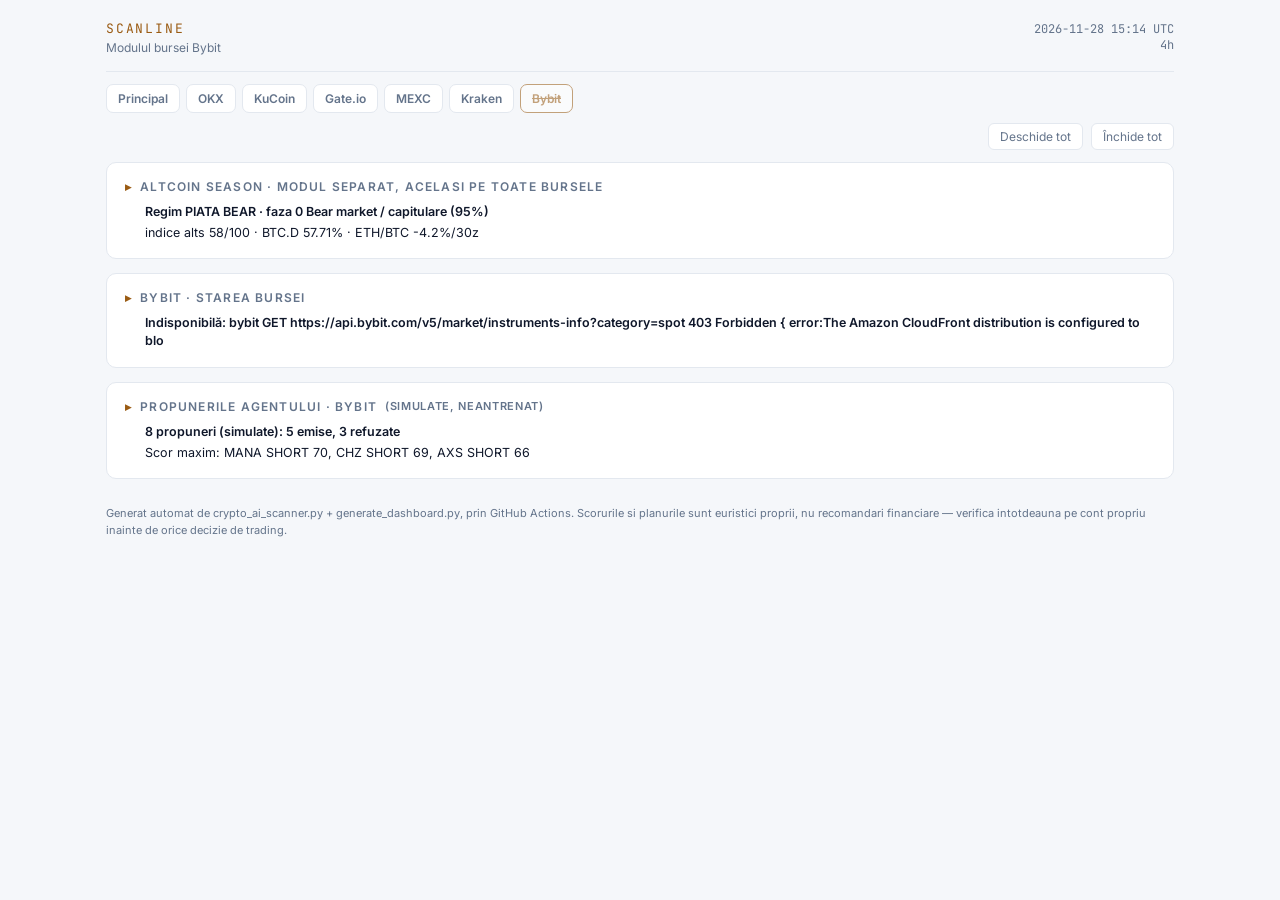
<file: docs/exchanges/bybit.html>
<!doctype html>
<html lang="ro">
<head>
<meta charset="utf-8">
<meta name="viewport" content="width=device-width, initial-scale=1">
<title>Bybit &middot; SCANLINE</title>
<link rel="preconnect" href="https://fonts.googleapis.com">
<link rel="preconnect" href="https://fonts.gstatic.com" crossorigin>
<link href="https://fonts.googleapis.com/css2?family=Inter:wght@400;500;600;700&family=JetBrains+Mono:wght@400;500;700&display=swap" rel="stylesheet">
<style>

.cc-stack{display:flex;flex-direction:column;gap:10px;}
.cc{border:1px solid #E3E8EF;border-radius:10px;background:#FFFFFF;overflow:hidden;}
.cc>summary{list-style:none;cursor:pointer;display:flex;align-items:center;gap:10px;
  padding:10px 14px;background:#F8FAFC;border-bottom:1px solid transparent;}
.cc[open]>summary{border-bottom-color:#E3E8EF;}
.cc>summary::-webkit-details-marker{display:none;}
.cc>summary::before{content:"▸";color:#475569;font-size:12px;transition:transform .15s;}
.cc[open]>summary::before{transform:rotate(90deg);}
.cc-title{font-weight:700;font-size:14px;color:#0F172A;white-space:nowrap;}
.cc-meta{font-size:12px;color:#475569;font-family:var(--font-mono);margin-left:auto;
  overflow:hidden;text-overflow:ellipsis;white-space:nowrap;min-width:0;}
.cc-body{padding:10px 12px 12px;}
.rc-head{display:flex;align-items:center;gap:8px;flex-wrap:wrap;font-size:13px;
  font-family:var(--font-mono);margin-bottom:6px;color:#0F172A;}
.rc-dir{padding:2px 8px;border-radius:4px;font-weight:700;font-size:12px;}
.rc-long{background:#E7F3EE;color:#1F6B50;} .rc-short{background:#F8E9E8;color:#9E3530;}
.rc-scroll{overflow-x:auto;display:flex;flex-direction:row-reverse;-webkit-overflow-scrolling:touch;}
.rc{display:block;width:100%;height:auto;background:#FFFFFF;}
@media(max-width:760px){.rc{min-width:720px;}}
.rc text{font-family:var(--font-mono);}
.rc .grid{stroke:#EDF0F4;stroke-width:1;}
.rc .axis-t{font-size:12px;fill:#475569;}
.cu{stroke:#2E8B6A;stroke-width:1;} .cd{stroke:#C8463F;stroke-width:1;}
.cuf{fill:#2E8B6A;} .cdf{fill:#C8463F;}
.ema9{stroke:#6FAFA6;stroke-width:1.3;} .ema20{stroke:#D9944A;stroke-width:1.3;}
.ema50{stroke:#B5625E;stroke-width:1.3;} .ema200{stroke:#2F5D9E;stroke-width:2.2;}
.lvl{stroke-width:1;stroke-dasharray:5 3;opacity:.85;}
.lvl-tp,.lvl-stb{stroke:#2E8B6A;} .lvl-sl,.lvl-inv,.lvl-sts{stroke:#C8463F;}
.lvl-entry,.lvl-vwap,.lvl-val{stroke:#2F6FB0;} .lvl-locked{stroke:#5B6675;}
.lvl-ew{stroke:#6B5BA8;} .lvl-vah,.lvl-poc,.lvl-liqb,.lvl-liqs{stroke:#C98A3E;}
.lvl-nextentry{stroke:#A8832E;stroke-dasharray:7 3;} .lvl-hit{stroke:#9AA4B2;}
.heat-s{fill:#C8463F;} .heat-l{fill:#2E8B6A;}
/* pastile: fond deschis, contur in culoarea nivelului, text aproape negru */
.pill{stroke-width:1;}
.rc .pill-t{font-size:12px;font-weight:600;fill:#111827;}
.rc .pill-pxt{font-weight:700;}
.pill-tp,.pill-stb,.pill-zsup{fill:#E7F3EE;stroke:#2E8B6A;}
.pill-sl,.pill-inv,.pill-sts{fill:#F8E9E8;stroke:#C8463F;}
.pill-entry,.pill-vwap,.pill-val{fill:#E8EFF8;stroke:#2F6FB0;}
.pill-locked{fill:#EEF0F3;stroke:#5B6675;}
.pill-far{fill:#F3F4F6;stroke:#9AA4B2;}
.pill-ew,.pill-ewh{fill:#EFEDF7;stroke:#6B5BA8;} .pill-ewa{fill:#E8F0F9;stroke:#3B7DC4;}
.pill-hit{fill:#F3F4F6;stroke:#9AA4B2;} .pill-nextentry{fill:#F6F0E1;stroke:#A8832E;}
.pill-vah,.pill-poc,.pill-liqb,.pill-zres{fill:#F8EFE3;stroke:#C98A3E;} .pill-liqs{fill:#F6EBDD;stroke:#A9672A;}
.pill-zsup2{fill:#F1F8F5;stroke:#8DBFAE;} .pill-zres2{fill:#FBF4EA;stroke:#DDB98A;}
.pill-now{fill:#E6ECF7;stroke:#2B4F8C;} .lvl-now{stroke:#2B4F8C;stroke-dasharray:2 2;opacity:.9;}
.pill-invsoft{fill:#F5E6E6;stroke:#8E2B2B;} .lvl-invsoft{stroke:#8E2B2B;stroke-dasharray:6 3;opacity:.85;}
/* etichete pe grafic: text inchis, contur alb dedesubt */
.rc .halo{fill:#FFFFFF;stroke:#FFFFFF;stroke-width:4px;stroke-linejoin:round;}
.ew0-l{stroke:#6B5BA8;stroke-width:2;} .ew0-d{fill:#6B5BA8;}
.rc .ew0-t-h,.rc .ew0-t,.rc .proj-t-h,.rc .proj-t{font-size:12px;font-weight:700;}
.rc .ew0-t{fill:#3F3470;} .rc .proj-t{fill:#3F3470;}
.rc .ewx-t-h,.rc .ewx-t{font-size:12px;font-weight:600;} .rc .ewx-t{fill:#475569;}
.ew1-l{stroke:#3B7DC4;stroke-width:1.4;stroke-dasharray:5 3;} .ew1-d{fill:#3B7DC4;}
.ew2-l{stroke:#C98A3E;stroke-width:1.2;stroke-dasharray:2 3;} .ew2-d{fill:#C98A3E;}
.ewx-l{stroke:#9AA4B2;stroke-width:1;stroke-dasharray:1 4;} .ewx-d{fill:#C4CBD5;}
.live-l{stroke:#6B5BA8;stroke-width:1.8;} .live-d{fill:#6B5BA8;stroke:#FFFFFF;stroke-width:1.2;}
.proj-zone{fill:#6B5BA8;opacity:.045;}
.rc .proj-now{stroke:#8792A2;stroke-width:1;stroke-dasharray:3 3;opacity:1;}
.proj-l{stroke:#6B5BA8;stroke-width:1.6;stroke-dasharray:6 4;}
.proj-d{fill:#FFFFFF;stroke:#6B5BA8;stroke-width:1.5;}
.rc .proj-tag,.rc .proj-tag-h{font-size:12px;font-weight:600;opacity:1;} .rc .proj-tag{fill:#334155;}
.rsi{stroke:#6B5BA8;stroke-width:1.3;}
.zone.zs{fill:#2E8B6A;opacity:.07;} .zone.zr{fill:#C98A3E;opacity:.09;}
.zone.zs.z1d{opacity:.13;} .zone.zr.z1d{opacity:.15;}
.zl{stroke-width:1;} .zl.zs{stroke:#2E8B6A;opacity:.75;} .zl.zr{stroke:#C98A3E;opacity:.8;}
.zl.zsc{stroke-dasharray:5 3;stroke-width:.9;}
.zrow{font-size:13px;padding:6px 9px;border-left:3px solid;margin:4px 0;border-radius:4px;background:#F8FAFC;color:#1F2937;}
.zrow-s{border-left-color:#2E8B6A;} .zrow-r{border-left-color:#C98A3E;}
.zstat{font-size:12px;margin:6px 0 0;}
.rc .sub-t{font-size:12px;font-weight:600;fill:#334155;}

:root{
  /* FUNDAL ALB, ca in capturile de referinta. Culorile de semnal urmeaza
     o paleta sobra, de prezentare (verde #2E8B6A, rosu #C8463F), iar tonurile de
     "amber" sunt inchise, ca textul sa ramana lizibil pe alb. */
  --bg:#F5F7FA; --panel:#FFFFFF; --panel-2:#F1F4F8; --border:#E3E8EF;
  --text:#0F172A; --text-dim:#64748B;
  --bull:#2E8B6A; --bear:#C8463F; --amber:#9A5B13;
  --ema9:#6FAFA6; --ema20:#D9944A; --ema50:#B5625E; --ema200:#2F5D9E;
  --ew0:#6B5BA8; --ew1:#3B7DC4; --ew2:#C98A3E;
  --info:#2F6FB0;
  --font-sans:'Inter',-apple-system,BlinkMacSystemFont,sans-serif;
  --font-mono:'JetBrains Mono',ui-monospace,SFMono-Regular,Menlo,monospace;
}
*{box-sizing:border-box;}
body{margin:0;background:var(--bg);color:var(--text);font-family:var(--font-sans);
  -webkit-font-smoothing:antialiased;}
.wrap{max-width:1100px;margin:0 auto;padding:20px 16px 60px;}
header{display:flex;justify-content:space-between;align-items:baseline;
  padding-bottom:16px;margin-bottom:18px;border-bottom:1px solid var(--border);}
.brand{font-family:var(--font-mono);font-size:13px;letter-spacing:.14em;
  color:var(--amber);text-transform:uppercase;}
.brand small{display:block;font-family:var(--font-sans);letter-spacing:0;
  color:var(--text-dim);font-size:12px;margin-top:3px;text-transform:none;}
.meta{text-align:right;font-family:var(--font-mono);font-size:12px;color:var(--text-dim);}
.dim{color:var(--text-dim);font-size:11px;letter-spacing:.06em;text-transform:uppercase;}

.grid{display:grid;gap:14px;grid-template-columns:1fr;}
@media(min-width:900px){.grid{grid-template-columns:1.4fr 1fr;align-items:start;}}

.card{background:var(--panel);border:1px solid var(--border);border-radius:10px;padding:16px 18px;}
.card + .card{margin-top:14px;}
.card h2{font-size:12px;letter-spacing:.1em;text-transform:uppercase;
  color:var(--text-dim);margin:0 0 12px;font-weight:600;}

.plan-head{display:flex;align-items:center;gap:10px;margin-bottom:10px;}
.symbol{font-family:var(--font-mono);font-size:22px;font-weight:700;}
.badge{font-family:var(--font-mono);font-size:12px;padding:3px 9px;border-radius:5px;font-weight:700;}
.badge-long{background:rgba(52,211,153,.15);color:var(--bull);}
.badge-short{background:rgba(251,122,108,.15);color:var(--bear);}
.confidence-row{display:flex;justify-content:space-between;align-items:baseline;
  padding:10px 0;border-top:1px solid var(--border);border-bottom:1px solid var(--border);margin-bottom:12px;}
.confidence-value{font-family:var(--font-mono);font-size:20px;font-weight:700;color:var(--amber);}
.plan-grid{display:grid;grid-template-columns:repeat(4,1fr);gap:10px;
  font-family:var(--font-mono);font-size:14px;}
.plan-grid div{background:var(--panel-2);border-radius:7px;padding:8px 10px;}
.expected-r{margin-top:12px;font-size:13px;color:var(--text-dim);}
.expected-r strong{color:var(--text);font-family:var(--font-mono);}

.chart-svg{width:100%;height:auto;display:block;}
.chart-empty{color:var(--text-dim);font-size:13px;padding:40px 0;text-align:center;}
.grid-line{stroke:var(--border);stroke-width:1;}
.candle-bull{fill:var(--bull);stroke:var(--bull);}
.candle-bear{fill:var(--bear);stroke:var(--bear);}
.ema-20{fill:none;stroke:var(--ema20);stroke-width:1.4;opacity:.9;}
.ema-50{fill:none;stroke:var(--ema50);stroke-width:1.4;opacity:.9;}
.legend{display:flex;gap:16px;margin-top:8px;font-size:12.5px;color:#334155;}
.legend span{display:inline-flex;align-items:center;gap:5px;}
.dot{width:10px;height:10px;border-radius:50%;display:inline-block;}

.levels-grid{display:grid;grid-template-columns:1fr 1fr;gap:14px;
  font-family:var(--font-mono);font-size:13px;margin-bottom:12px;}
.fib-list{display:grid;grid-template-columns:repeat(auto-fit,minmax(90px,1fr));
  gap:6px;font-family:var(--font-mono);font-size:12px;}
.fib-row{display:flex;justify-content:space-between;background:var(--panel-2);
  border-radius:6px;padding:5px 8px;color:var(--text-dim);}
.fib-row span:last-child{color:var(--text);}

.liq-list{display:flex;flex-direction:column;gap:5px;font-family:var(--font-mono);font-size:12px;}
.liq-row{display:grid;grid-template-columns:36px 1fr 60px;background:var(--panel-2);
  border-radius:6px;padding:5px 8px;}
.liq-bid span:first-child{color:var(--bull);}
.liq-ask span:first-child{color:var(--bear);}

.cats{font-size:12px;color:var(--text-dim);margin-bottom:10px;}
.badge-labs{font-family:var(--font-mono);font-size:10px;background:rgba(230,180,80,.15);
  color:var(--amber);padding:2px 7px;border-radius:5px;margin-left:6px;}
.sim-list{display:flex;flex-direction:column;gap:5px;font-family:var(--font-mono);font-size:12px;}
.sim-row{display:flex;justify-content:space-between;background:var(--panel-2);
  border-radius:6px;padding:6px 9px;}
.narrative{margin-top:12px;padding-top:12px;border-top:1px solid var(--border);
  font-size:13px;line-height:1.6;color:var(--text);}

.lc-block + .lc-block{margin-top:16px;padding-top:16px;border-top:1px solid var(--border);}
.lc-block h3{font-size:11px;text-transform:uppercase;letter-spacing:.06em;
  color:var(--text-dim);font-weight:500;margin:0 0 8px;}
.chart-svg-sm{width:100%;height:auto;display:block;}

.agent-status{font-family:var(--font-mono);font-size:12px;padding:8px 10px;
  border-radius:6px;margin-bottom:12px;line-height:1.5;}
.agent-ok{background:rgba(52,211,153,.12);color:var(--bull);}
.agent-warn{background:rgba(230,180,80,.12);color:var(--amber);}
.agent-metrics{display:grid;grid-template-columns:1fr 1fr;gap:10px;
  font-family:var(--font-mono);font-size:14px;}
.agent-metrics div{background:var(--panel-2);border-radius:7px;padding:8px 10px;}
.tok{background:var(--panel-2);border-radius:8px;margin-bottom:8px;
  border-left:3px solid var(--border);overflow:hidden;}
.tok[open]{border-left-color:var(--amber);}
.tok summary{display:flex;align-items:center;gap:10px;padding:11px 13px;cursor:pointer;
  list-style:none;font-family:var(--font-mono);font-size:13px;}
.tok summary::-webkit-details-marker{display:none;}
.tok summary::before{content:"+";color:var(--text-dim);font-weight:700;width:10px;flex:none;}
.tok[open] summary::before{content:"-";}
.tok-sym{font-weight:700;flex:none;}
.tok-score{color:var(--text-dim);margin-left:auto;flex:none;}
.tok-spark{width:70px;height:24px;flex:none;display:block;}
.spark{width:100%;height:100%;display:block;}
.tok-body{padding:0 13px 14px;border-top:1px solid var(--border);}
.tok-body h4{font-size:10px;text-transform:uppercase;letter-spacing:.07em;
  color:var(--text-dim);margin:14px 0 6px;font-weight:600;}
.tok-meta{display:grid;grid-template-columns:repeat(2,1fr);gap:8px;margin-top:12px;
  font-family:var(--font-mono);font-size:13px;}
@media(min-width:520px){.tok-meta{grid-template-columns:repeat(4,1fr);}}
.tok-meta div{background:var(--panel);border-radius:6px;padding:7px 9px;}
.briefing-card{margin-bottom:14px;border-left:3px solid var(--amber);}
.briefing-text{font-size:14px;line-height:1.7;margin:0;}
.fs-btn{margin-left:auto;font-size:10px;font-family:var(--font-mono);
  padding:3px 9px;border-radius:5px;background:var(--panel-2);color:var(--amber);
  text-decoration:none;border:1px solid var(--border);}
.chart-head{display:flex;align-items:center;gap:6px;}
.fs-overlay{display:none;}
.fs-overlay:target{display:flex;position:fixed;inset:0;z-index:99;
  background:var(--bg);flex-direction:column;padding:12px;overflow:auto;}
.fs-inner{flex:1;display:flex;align-items:center;justify-content:center;}
.fs-inner{overflow:auto;-webkit-overflow-scrolling:touch;}
.fs-inner svg{width:100%;height:auto;max-height:92vh;}
.fs-close{align-self:flex-end;font-size:12px;font-family:var(--font-mono);
  padding:7px 14px;border-radius:6px;background:var(--panel-2);
  color:var(--amber);text-decoration:none;border:1px solid var(--border);
  margin-bottom:8px;}
.proj-line{stroke:var(--ew0);stroke-width:1.5;stroke-dasharray:5 4;opacity:.85;}
.proj-dot{fill:var(--panel);stroke:var(--ew0);stroke-width:1.3;}
.proj-t{font-family:var(--font-mono);font-size:7.5px;font-weight:700;fill:var(--ew0);}
.proj-tag{font-family:var(--font-mono);font-size:7px;fill:var(--ew0);opacity:.9;}
.proj-now{stroke:var(--text-dim);stroke-width:.8;stroke-dasharray:2 3;opacity:.6;}
.lv-liqb{stroke:var(--amber);stroke-width:1.1;}
.lv-liqs{stroke:var(--amber);stroke-width:1.1;opacity:.8;}
.lv-liqb-t,.lv-liqs-t{fill:var(--amber);font-size:6.5px;}
.lv-ew{stroke:var(--ew0);stroke-width:1;}
.lv-ew-t{fill:var(--ew0);}
.ew-line-0{stroke:var(--ew0);stroke-width:1.6;}
.ew-line-1{stroke:var(--ew1);stroke-width:1.3;stroke-dasharray:4 3;}
.ew-line-2{stroke:var(--ew2);stroke-width:1.1;stroke-dasharray:2 4;}
.ew-dead-line{stroke:var(--text-dim);stroke-width:.9;stroke-dasharray:1 5;opacity:.45;}
.ew-line-0-dot{fill:var(--ew0);} .ew-line-1-dot{fill:var(--ew1);}
.ew-line-2-dot{fill:var(--ew2);} .ew-dead-line-dot{fill:var(--text-dim);opacity:.45;}
.ew-line-0-t{fill:var(--ew0);} .ew-line-1-t{fill:var(--ew1);}
.ew-line-2-t{fill:var(--ew2);} .ew-dead-line-t{fill:var(--text-dim);opacity:.5;}
.ew-pt{font-family:var(--font-mono);font-size:7.5px;font-weight:700;}
.ew-tag{font-family:var(--font-mono);font-size:7px;}
.ew-stage{font-size:12px;margin:6px 0 2px;padding:6px 10px;background:var(--panel-2);
  border-radius:6px;}
.sc-head{margin-bottom:8px;font-size:12px;}
.sc-item{border:1px solid var(--border);border-radius:7px;padding:6px 10px;margin:6px 0;background:var(--panel-2);}
.sc-item summary{cursor:pointer;font-size:12.5px;} .sc-item p{font-size:12px;margin:6px 0;}
.sc-error{border-left:3px solid #C8463F;} .sc-warn{border-left:3px solid #3B7DC4;}
.sc-mica{border-left:3px solid var(--border);} .lv-list li{margin:4px 0;line-height:1.45;overflow-wrap:anywhere;}
.sc-item code{overflow-wrap:anywhere;}
.au-ev{color:var(--text-dim);font-size:12px;}
.sc-ok{font-size:11px;} .sc-tl{display:flex;flex-wrap:wrap;gap:2px;}
.sc-chip{width:9px;height:14px;border-radius:2px;background:#2E8B6A;display:inline-block;}
.sc-chip.sc-warn{background:#3B7DC4;} .sc-chip.sc-error{background:#C8463F;}
.plan-conflict{margin:8px 0;padding:8px 10px;border-radius:6px;font-size:12px;
  background:#FFF4E5;border-left:3px solid #C98A3E;color:#7C3A00;}
.plan-conflict.explore{background:#EEF4FF;border-left-color:#3B7DC4;color:#0B3B78;}
.plan-ok{margin:8px 0;padding:6px 10px;border-radius:6px;font-size:12px;background:#E6F4F1;color:#086B5B;}
.conf-note{font-size:10.5px;margin-top:2px;}
.ah-svg{display:block;width:100%;height:auto;margin:6px 0 4px;}
@media(max-width:760px){.ah-svg{min-width:720px;}} .ah-t{font:12px var(--font-mono);fill:#475569;}
.ah-t.ah-h{fill:#FFFFFF;stroke:#FFFFFF;stroke-width:4px;stroke-linejoin:round;}
.ah-legend{font-size:12.5px;display:flex;flex-wrap:wrap;gap:10px;margin-top:6px;}
.as-regime{margin:4px 0 8px;font-size:12px;}
.as-rtag{font:700 11px var(--font-mono);color:#FFFFFF;background:#0F766E;border-radius:4px;padding:3px 7px;}
.as-head{display:flex;gap:14px;align-items:center;margin-bottom:8px;}
.as-phase{font:800 20px var(--font-mono);color:#FFFFFF;background:#6B5BA8;border-radius:8px;
  padding:10px 12px;white-space:nowrap;}
.as-name{font-size:16px;} .as-meta{font-size:11px;color:var(--text-dim);margin-top:3px;}
.as-season{font-size:12px;margin:6px 0 10px;}
.as-ladder{display:grid;grid-template-columns:repeat(9,1fr);gap:4px;margin:8px 0 12px;}
@media(max-width:700px){.as-ladder{grid-template-columns:repeat(3,1fr);}}
.as-step{border:1px solid var(--border);border-radius:6px;padding:5px 6px;background:var(--panel-2);
  display:flex;flex-direction:column;gap:2px;min-width:0;}
.as-step.cur{border-color:#6B5BA8;background:#F3EEFB;} .as-step.nxt{border-style:dashed;border-color:#6B5BA8;}
.as-n{font:700 13px var(--font-mono);} .as-t{font-size:9.5px;line-height:1.2;color:var(--text-dim);}
.as-step.cur .as-t{color:#5E35B1;font-weight:700;}
.as-bar{height:3px;background:var(--border);border-radius:2px;overflow:hidden;}
.as-bar i{display:block;height:100%;background:#6B5BA8;}
.as-grid{display:grid;grid-template-columns:repeat(3,1fr);gap:8px;margin-bottom:10px;}
@media(max-width:700px){.as-grid{grid-template-columns:1fr 1fr;}}
.as-cell{padding:8px 10px;border-radius:7px;background:var(--panel-2);display:flex;flex-direction:column;gap:2px;}
.as-cell .dim{font-size:10px;font-family:var(--font-mono);}
.as-lbl{font-size:9px;text-transform:uppercase;letter-spacing:.08em;color:var(--text-dim);}
.as-cols{display:grid;grid-template-columns:1fr 1fr;gap:14px;}
@media(max-width:700px){.as-cols{grid-template-columns:1fr;}}
.as-ul{margin:4px 0 8px 18px;padding:0;font-size:12px;} .as-miss li{color:var(--amber);}
.as-table-wrap{overflow-x:auto;}
.as-table{width:100%;border-collapse:collapse;font-size:11.5px;font-family:var(--font-mono);}
.as-table th,.as-table td{padding:5px 6px;border-bottom:1px solid var(--border);text-align:left;white-space:nowrap;}
.as-tl{display:flex;flex-wrap:wrap;gap:3px;margin:4px 0 8px;}
.as-chip{font:700 10px var(--font-mono);width:18px;height:18px;border-radius:4px;display:inline-flex;
  align-items:center;justify-content:center;color:#FFFFFF;background:#94A3B8;}
.as-chip.p0,.as-chip.p8{background:#C8463F;} .as-chip.p1,.as-chip.p2{background:#B9772E;}
.as-chip.p3{background:#3B7DC4;} .as-chip.p4,.as-chip.p5{background:#2E8B6A;}
.as-chip.p6,.as-chip.p7{background:#6B5BA8;}
.as-note{font-size:10.5px;margin-top:8px;}
.ew-list{display:flex;flex-direction:column;gap:3px;margin-top:6px;}
.ew-row{display:grid;grid-template-columns:70px 1fr 54px 40px 92px;gap:6px;
  align-items:center;font-size:10.5px;font-family:var(--font-mono);
  padding:4px 0;border-bottom:1px solid var(--border);}
.ew-row span:last-child{text-align:right;font-size:9px;}
.ew-dead{opacity:.42;text-decoration:line-through;}
.ew-rank{font-weight:700;color:var(--amber);}
.ew-targets{font-family:var(--font-mono);font-size:10px;color:var(--text-dim);
  margin-top:5px;padding:5px 8px;background:var(--panel-2);border-radius:5px;}
@media(max-width:560px){.ew-row{grid-template-columns:62px 1fr 46px 36px;}
  .ew-row span:last-child{display:none;}}
.ms-grid{display:grid;grid-template-columns:1fr 1fr;gap:8px;margin:6px 0;}
@media(max-width:560px){.proj-line{stroke:var(--ew0);stroke-width:1.5;stroke-dasharray:5 4;opacity:.85;}
.proj-dot{fill:var(--panel);stroke:var(--ew0);stroke-width:1.3;}
.proj-t{font-family:var(--font-mono);font-size:7.5px;font-weight:700;fill:var(--ew0);}
.proj-tag{font-family:var(--font-mono);font-size:7px;fill:var(--ew0);opacity:.9;}
.proj-now{stroke:var(--text-dim);stroke-width:.8;stroke-dasharray:2 3;opacity:.6;}
.lv-liqb{stroke:var(--amber);stroke-width:1.1;}
.lv-liqs{stroke:var(--amber);stroke-width:1.1;opacity:.8;}
.lv-liqb-t,.lv-liqs-t{fill:var(--amber);font-size:6.5px;}
.lv-ew{stroke:var(--ew0);stroke-width:1;}
.lv-ew-t{fill:var(--ew0);}
.ew-line-0{stroke:var(--ew0);stroke-width:1.6;}
.ew-line-1{stroke:var(--ew1);stroke-width:1.3;stroke-dasharray:4 3;}
.ew-line-2{stroke:var(--ew2);stroke-width:1.1;stroke-dasharray:2 4;}
.ew-dead-line{stroke:var(--text-dim);stroke-width:.9;stroke-dasharray:1 5;opacity:.45;}
.ew-line-0-dot{fill:var(--ew0);} .ew-line-1-dot{fill:var(--ew1);}
.ew-line-2-dot{fill:var(--ew2);} .ew-dead-line-dot{fill:var(--text-dim);opacity:.45;}
.ew-line-0-t{fill:var(--ew0);} .ew-line-1-t{fill:var(--ew1);}
.ew-line-2-t{fill:var(--ew2);} .ew-dead-line-t{fill:var(--text-dim);opacity:.5;}
.ew-pt{font-family:var(--font-mono);font-size:7.5px;font-weight:700;}
.ew-tag{font-family:var(--font-mono);font-size:7px;}
.ew-stage{font-size:12px;margin:6px 0 2px;padding:6px 10px;background:var(--panel-2);
  border-radius:6px;}
.ew-list{display:flex;flex-direction:column;gap:3px;margin-top:6px;}
.ew-row{display:grid;grid-template-columns:70px 1fr 54px 40px 92px;gap:6px;
  align-items:center;font-size:10.5px;font-family:var(--font-mono);
  padding:4px 0;border-bottom:1px solid var(--border);}
.ew-row span:last-child{text-align:right;font-size:9px;}
.ew-dead{opacity:.42;text-decoration:line-through;}
.ew-rank{font-weight:700;color:var(--amber);}
.ew-targets{font-family:var(--font-mono);font-size:10px;color:var(--text-dim);
  margin-top:5px;padding:5px 8px;background:var(--panel-2);border-radius:5px;}
@media(max-width:560px){.ew-row{grid-template-columns:62px 1fr 46px 36px;}
  .ew-row span:last-child{display:none;}}
.ms-grid{grid-template-columns:1fr;}}
.ms-cell{padding:9px 11px;border-radius:7px;background:var(--panel-2);
  display:flex;flex-direction:column;gap:2px;border-left:3px solid var(--border);}
.ms-cell strong{font-size:14px;letter-spacing:.01em;}
.ms-cell .dim{font-size:10px;font-family:var(--font-mono);}
.ms-lbl{font-size:9px;text-transform:uppercase;letter-spacing:.08em;color:var(--text-dim);}
.ms-wide{margin:6px 0;}
.mtf-list{display:flex;flex-direction:column;gap:3px;margin-top:6px;}
.mtf-row{display:grid;grid-template-columns:44px 1fr 52px;gap:8px;align-items:center;
  font-size:11px;font-family:var(--font-mono);padding:4px 0;
  border-bottom:1px solid var(--border);}
.mtf-row span:last-child{text-align:right;}
.liq-short{fill:var(--bear);}
.liq-long{fill:var(--bull);}
.liq-list{display:flex;flex-direction:column;gap:4px;margin-top:6px;}
.liq-row{display:grid;grid-template-columns:58px 1fr 70px;gap:8px;
  align-items:center;font-size:11px;font-family:var(--font-mono);}
.liq-bar{height:5px;background:var(--panel-2);border-radius:3px;overflow:hidden;}
.liq-bar i{display:block;height:100%;background:var(--amber);}
.tk-chart{width:100%;height:auto;display:block;margin:4px 0 2px;}
.tk-up{stroke:var(--bull);stroke-width:1.4;}
.tk-dn{stroke:var(--bear);stroke-width:1.4;}
.tk-na{font-family:var(--font-mono);font-size:13px;color:var(--text-dim);
  padding:14px 0;text-align:center;}
.tok-na summary{opacity:.55;}
.badge-na{background:var(--panel-2);color:var(--text-dim);}
.scan-head{font-family:var(--font-mono);font-size:12px;margin:8px 0 10px;
  padding:7px 10px;background:var(--panel-2);border-radius:6px;line-height:1.6;}
.scan-h{font-size:10px;text-transform:uppercase;letter-spacing:.07em;
  color:var(--text-dim);margin:16px 0 4px;font-weight:600;}
.scan-list{display:flex;flex-direction:column;gap:3px;}
.scan-row{display:grid;grid-template-columns:96px 52px 34px 1fr 64px 84px;
  gap:6px;align-items:center;font-size:11px;font-family:var(--font-mono);
  padding:4px 0;border-bottom:1px solid var(--border);}
.scan-sym{font-weight:700;}
.scan-score{color:var(--text-dim);}
.scan-pos{font-size:9px;}
@media(max-width:560px){.scan-row{grid-template-columns:90px 48px 32px 1fr;}
  .scan-row .tag,.scan-pos{display:none;}}
.rich-chart{width:100%;height:auto;display:block;}
.chart-head{font-family:var(--font-mono);font-size:12px;margin-bottom:8px;}
.cnd-up{stroke:var(--bull);} .cnd-dn{stroke:var(--bear);}
.cnd-up-f{fill:var(--bull);} .cnd-dn-f{fill:var(--bear);}
.ema9{stroke:var(--ema9);stroke-width:1.1;}
.ema20{stroke:var(--ema20);stroke-width:1.1;}
.ema50{stroke:var(--ema50);stroke-width:1.1;}
.ema200{stroke:var(--ema200);stroke-width:1.1;}
.lv-tp{stroke:var(--bull);stroke-width:1;}
.lv-sl{stroke:var(--bear);stroke-width:1;}
.lv-entry{stroke:var(--info);stroke-width:1;}
.lv-vwap,.lv-poc,.lv-va{stroke:var(--amber);stroke-width:.8;opacity:.75;}
.lv-t{font-family:var(--font-mono);font-size:13px;font-weight:600;fill:#1F2937;}
.lv-tp-t,.lv-sl-t{fill:#1F2937;}
.lv-entry-t{fill:#1F2937;}
.lv-vwap-t,.lv-poc-t,.lv-va-t{fill:#475569;}
.pnl-t{font-family:var(--font-mono);font-size:8px;fill:var(--text-dim);}
.rsi-l{stroke:var(--info);stroke-width:1;}
.gridline{stroke:var(--border);stroke-width:.6;}
.tabs{display:flex;flex-wrap:wrap;gap:6px;}
.tab-radio{position:absolute;opacity:0;pointer-events:none;}
.tab-label{display:inline-flex;align-items:center;gap:6px;padding:7px 12px;
  border-radius:7px;background:var(--panel-2);cursor:pointer;font-size:12px;
  font-family:var(--font-mono);border:1px solid transparent;}
.tab-radio:checked + .tab-label{border-color:var(--amber);color:var(--amber);}
.tab-used{font-size:9px;background:rgba(230,180,80,.2);color:var(--amber);
  padding:1px 5px;border-radius:4px;}
.dot-ok{width:7px;height:7px;border-radius:50%;background:var(--bull);display:inline-block;}
.dot-bad{width:7px;height:7px;border-radius:50%;background:var(--bear);display:inline-block;}
.tab-panel{display:none;width:100%;margin-top:12px;}
.ex-meta{display:grid;grid-template-columns:1fr 1fr;gap:8px;margin-bottom:10px;
  font-family:var(--font-mono);font-size:13px;}
.ex-meta div{background:var(--panel-2);border-radius:6px;padding:7px 9px;}
.cap-list{display:flex;flex-direction:column;gap:5px;}
.cap-row{display:grid;grid-template-columns:100px 1fr;gap:8px;align-items:center;font-size:12px;}
.ex-fail{color:var(--bear);font-family:var(--font-mono);font-size:13px;margin-bottom:6px;}
.ex-err{font-size:11px;color:var(--text-dim);font-family:var(--font-mono);
  background:var(--panel-2);padding:7px 9px;border-radius:6px;word-break:break-all;}
.ex-note{margin-top:10px;font-size:11px;color:var(--text-dim);line-height:1.5;}
.ex-sig{margin-top:12px;font-size:11px;color:var(--text-dim);}
.ev-fusion{font-family:var(--font-mono);font-size:12px;margin-bottom:10px;
  padding:7px 10px;background:var(--panel-2);border-radius:6px;}
.ev-list{display:flex;flex-direction:column;gap:4px;}
.ev-row{display:grid;grid-template-columns:74px 1fr 60px;align-items:center;gap:8px;
  font-size:12px;padding:4px 0;border-bottom:1px solid var(--border);}
.ev-mark{font-family:var(--font-mono);font-size:10px;text-transform:uppercase;
  letter-spacing:.05em;}
.ev-ok .ev-mark{color:var(--bull);}
.ev-bad .ev-mark{color:var(--bear);}
.ev-neu .ev-mark{color:var(--text-dim);}
.ev-bar{height:5px;background:var(--panel-2);border-radius:3px;overflow:hidden;}
.ev-bar i{display:block;height:100%;background:var(--text-dim);}
.ev-ok .ev-bar i{background:var(--bull);}
.ev-bad .ev-bar i{background:var(--bear);}
.ev-neighbors{margin-top:10px;padding:8px 10px;border-radius:6px;font-size:12px;
  background:var(--panel-2);}
.nb-ok{border-left:3px solid var(--bull);}
.nb-bad{border-left:3px solid var(--bear);}
.nb-neu{border-left:3px solid var(--text-dim);}
.plan-summary{display:grid;grid-template-columns:repeat(4,1fr);gap:8px;margin-bottom:14px;
  font-family:var(--font-mono);font-size:14px;}
.plan-summary div{background:var(--panel-2);border-radius:7px;padding:8px 10px;}
.plan-grid-cards{display:grid;gap:8px;}
@media(min-width:600px){.plan-grid-cards{grid-template-columns:1fr 1fr;}}
.plan-card{background:var(--panel-2);border-radius:7px;padding:10px 12px;
  border-left:3px solid var(--text-dim);font-size:12px;}
.plan-open{border-left-color:var(--ema20);}
.plan-tp1{border-left-color:var(--amber);}
.plan-tp2{border-left-color:var(--bull);}
.plan-sl{border-left-color:var(--bear);}
.plan-exp{border-left-color:var(--text-dim);}
.plan-head-row{display:flex;justify-content:space-between;align-items:baseline;
  font-family:var(--font-mono);margin-bottom:3px;}
.plan-r{font-weight:700;}
.r-pos{color:var(--bull);}
.r-neg{color:var(--bear);}
.plan-state{font-family:var(--font-mono);font-size:11px;color:var(--text-dim);}
.plan-lv{font-family:var(--font-mono);font-size:11px;margin-top:4px;}
.ind-row{display:flex;justify-content:space-between;align-items:center;
  padding:5px 0;font-family:var(--font-mono);font-size:12px;border-bottom:1px solid var(--border);}
.tag{font-size:10px;padding:2px 7px;border-radius:4px;font-weight:700;letter-spacing:.04em;}
.tag-bull{background:rgba(52,211,153,.15);color:var(--bull);}
.tag-bear{background:rgba(251,122,108,.15);color:var(--bear);}
.tag-warn{background:rgba(230,180,80,.15);color:var(--amber);}
.tag-info{background:rgba(111,183,255,.15);color:var(--ema20);}
.ind-pos{margin-top:10px;font-size:12px;color:var(--text-dim);}
.ema-line{margin-top:8px;font-family:var(--font-mono);font-size:11px;line-height:1.6;}
.cal-list{display:flex;flex-direction:column;gap:5px;font-family:var(--font-mono);font-size:12px;}
.cal-row{display:grid;grid-template-columns:100px 1fr 60px;background:var(--panel-2);
  border-radius:6px;padding:6px 9px;align-items:center;}
.cal-reliable{border-left:2px solid var(--bull);}
.cal-thin{border-left:2px solid var(--text-dim);}
.agent-balanced{font-family:var(--font-mono);font-size:15px;font-weight:700;color:var(--text);}

.weight-row{display:grid;grid-template-columns:80px 1fr 54px;align-items:center;
  gap:10px;margin-bottom:10px;font-size:12px;}
.weight-label{text-transform:uppercase;letter-spacing:.06em;color:var(--text-dim);}
.weight-track{position:relative;height:6px;background:var(--panel-2);border-radius:3px;}
.weight-baseline{position:absolute;left:50%;top:-3px;width:1px;height:12px;background:var(--border);}
.weight-fill{height:100%;border-radius:3px;}
.weight-up{background:var(--bull);}
.weight-down{background:var(--bear);}
.weight-flat{background:var(--text-dim);}
.weight-value{font-family:var(--font-mono);text-align:right;color:var(--text-dim);}

.health-row{display:flex;justify-content:space-between;align-items:center;
  margin-top:12px;padding-top:12px;border-top:1px solid var(--border);}
.health-status{font-family:var(--font-mono);font-size:11px;letter-spacing:.06em;
  padding:3px 8px;border-radius:5px;background:var(--panel-2);color:var(--amber);}

table{width:100%;border-collapse:collapse;font-family:var(--font-mono);font-size:13px;}
th{text-align:left;color:var(--text-dim);font-weight:500;font-size:11px;
  text-transform:uppercase;letter-spacing:.06em;padding-bottom:8px;}
td{padding:7px 0;border-top:1px solid var(--border);}
tr.row-long td:first-child{color:var(--bull);}
tr.row-short td:first-child{color:var(--bear);}
td.empty{color:var(--text-dim);text-align:center;padding:16px 0;}

.sessions{display:flex;gap:18px;font-family:var(--font-mono);font-size:12px;flex-wrap:wrap;}
.sessions .dim{display:block;margin-bottom:2px;}

footer{margin-top:26px;color:var(--text-dim);font-size:11px;line-height:1.6;}

@media(prefers-reduced-motion:reduce){*{transition:none!important;}}

/* Starea sistemului (dashboard/sections/health.py) */
.hl-head{font:700 12px var(--font-mono);display:inline-block;border-radius:4px;padding:3px 8px;color:#FFFFFF;margin-bottom:8px;}
.hl-head.hl-ok{background:#2E8B6A;} .hl-head.hl-warn{background:#A86A1F;} .hl-head.hl-error{background:#C8463F;}
.hl-grid{display:grid;grid-template-columns:repeat(auto-fit,minmax(170px,1fr));gap:8px;}
.hl-tile{border-radius:7px;padding:8px 10px;background:var(--panel-2);display:flex;flex-direction:column;gap:2px;border-left:3px solid #94A3B8;}
.hl-tile.hl-ok{border-left-color:#2E8B6A;} .hl-tile.hl-warn{border-left-color:#C98A3E;} .hl-tile.hl-err{border-left-color:#C8463F;}
.hl-t{font-size:9px;text-transform:uppercase;letter-spacing:.08em;color:var(--text-dim);}
.hl-d{font-size:10.5px;color:var(--text-dim);}

/* ===== MODULELE PER BURSA (Etapa 1) =====
   Navigarea comuna, rezumatele de pe pagina principala si pagina fiecarei burse.
   Bursa care invata e marcata cu accentul amber al brandului; celelalte cu un
   albastru discret: aceeasi analiza, doar fara invatare. */
.nav{display:flex;flex-wrap:wrap;gap:6px;margin:-6px 0 16px;}
.nav-i{font-size:12px;font-weight:600;color:var(--text-dim);text-decoration:none;padding:6px 11px;
  border:1px solid var(--border);border-radius:7px;background:var(--panel);}
.nav-i:hover,.nav-i:focus-visible{color:var(--text);border-color:var(--text-dim);outline:none;}
.nav-on{color:var(--amber);border-color:var(--amber);}
.nav-off{opacity:.55;text-decoration:line-through;}
.tag-ok{background:rgba(52,211,153,.15);color:var(--bull);}
.tag-bad{background:rgba(251,122,108,.15);color:var(--bear);}
.tag-learn{background:rgba(230,180,80,.18);color:var(--amber);}
.tag-shadow{background:#EEF4FF;color:#1E5AA8;}
.exm-grid{display:grid;gap:10px;grid-template-columns:1fr;}
@media(min-width:760px){.exm-grid{grid-template-columns:1fr 1fr;}}
.exm{background:var(--panel-2);border-radius:9px;padding:12px 14px;border-left:3px solid #9DB7DA;}
.exm-learn{border-left-color:var(--amber);}
.exm-off{border-left-color:var(--bear);opacity:.85;}
.exm-head{display:flex;flex-wrap:wrap;align-items:center;gap:8px;}
.exm-head strong{font-size:15px;}
.exm-link{margin-left:auto;font-size:12px;font-weight:600;color:var(--info);text-decoration:none;}
.exm-link:hover,.exm-link:focus-visible{text-decoration:underline;outline:none;}
.exm-stats{font-size:12.5px;margin-top:8px;line-height:1.5;}
.exm-top{display:flex;flex-wrap:wrap;gap:6px;margin-top:8px;}
.exm-sig{font-family:var(--font-mono);font-size:11.5px;background:var(--panel);border-radius:6px;padding:3px 7px;}
.exm-sig .badge{font-size:10px;padding:1px 5px;}
.exm-err{font-size:12px;color:var(--bear);margin:8px 0 0;}
.exm-meta{margin:8px 0 0;text-transform:none;letter-spacing:0;}
.exm-note,.exm-foot{text-transform:none;letter-spacing:0;font-size:12px;margin:10px 0 0;}
.cap-chips{display:flex;flex-wrap:wrap;gap:6px;margin-top:10px;}
.cap-chip{font-size:11px;padding:3px 8px;border-radius:5px;}
.cap-ok{background:rgba(52,211,153,.13);color:var(--bull);}
.cap-no{background:var(--panel-2);color:var(--text-dim);text-decoration:line-through;}
.ex-role{font-size:13px;line-height:1.55;padding:10px 12px;border-radius:7px;background:#EEF4FF;color:#0B3B78;}
.ex-role-learn{background:rgba(230,180,80,.13);color:#6B3B00;}
.ex-role-off{background:#FDECEE;color:#8A1C27;}
.ex-stats{display:grid;grid-template-columns:repeat(2,1fr);gap:8px;margin-top:12px;font-size:13px;}
@media(min-width:620px){.ex-stats{grid-template-columns:repeat(4,1fr);}}
.ex-stats > div{background:var(--panel-2);border-radius:7px;padding:8px 10px;}
.ex-stats .dim{text-transform:none;letter-spacing:0;}
.prop-list{display:flex;flex-direction:column;gap:4px;}
.prop-row{display:grid;grid-template-columns:110px 58px 32px minmax(0,1fr);gap:8px;align-items:center;
  padding:7px 9px;border-radius:7px;background:var(--panel-2);color:var(--text);text-decoration:none;font-size:12.5px;}
.prop-row:hover,.prop-row:focus-visible{background:#E9EEF5;outline:none;}
.prop-row .tag{justify-self:start;}
.prop-sym{font-family:var(--font-mono);font-weight:700;}
.prop-score{font-family:var(--font-mono);color:var(--text-dim);}
.prop-num{display:none;font-family:var(--font-mono);font-size:12px;}
@media(min-width:720px){.prop-row{grid-template-columns:120px 62px 34px 150px 1fr 1fr;}.prop-num{display:block;}}
.tok-list{background:var(--panel);}
.tok-list > summary{cursor:pointer;font-weight:600;font-size:14px;padding:10px 12px;border-radius:8px;
  background:var(--panel-2);list-style:none;}
.tok-list > summary::-webkit-details-marker{display:none;}
.tok-list > summary::before{content:"+";display:inline-block;width:16px;color:var(--amber);font-weight:700;}
.tok-list[open] > summary::before{content:"-";}
.tok-list-body{margin-top:10px;}
.tok-dec{flex:none;}
.tok-moved{font-size:13px;line-height:1.6;margin:0;}
.tok-moved a,.exm-foot a{color:var(--info);}
.prop-head{padding:9px 11px;border-radius:7px;font-size:13px;border-left:3px solid var(--border);background:var(--panel);}
.prop-ok{border-left-color:var(--bull);}
.prop-warn{border-left-color:#3B7DC4;}
.prop-bad{border-left-color:var(--bear);}
.prop-info{border-left-color:var(--text-dim);}
.prop-head .tag{margin-left:6px;vertical-align:middle;}
.prop-why{font-size:12px;color:var(--text-dim);margin-top:4px;line-height:1.45;}
.prop-note{text-transform:none;letter-spacing:0;font-size:12px;margin:8px 0 0;}
.prop-meta{margin-top:10px;}
.ev-more{margin-top:8px;}
.ev-more > summary{cursor:pointer;font-size:12px;color:var(--info);}
@media(prefers-reduced-motion:reduce){*{scroll-behavior:auto !important;}}
.as-strip{display:flex;flex-wrap:wrap;align-items:center;gap:12px;}
.as-strip .as-phase{flex:none;}
.as-strip-t{flex:1 1 220px;font-size:14px;}
.as-strip-m{font-size:12px;color:var(--text-dim);margin-top:4px;line-height:1.5;}
.badge-bull{background:rgba(52,211,153,.15);color:var(--bull);}
.badge-bear{background:rgba(251,122,108,.15);color:var(--bear);}
.tok summary{flex-wrap:wrap;row-gap:6px;}
.prop-row .tag,.tok-dec{white-space:nowrap;}
@media(max-width:520px){.tok-body .plan-grid{grid-template-columns:repeat(2,1fr);}}
.res-head{font-size:13px;margin:0 0 6px;line-height:1.5;}
.res-note{text-transform:none;letter-spacing:0;font-size:12px;margin:4px 0 8px;line-height:1.5;}
.res-rule{background:var(--panel-2);border-radius:7px;padding:8px 10px;margin-bottom:6px;font-size:13px;}
/* Analistul de rotatie a capitalului (dashboard/sections/analyst.py) */
.an-head{display:flex;flex-wrap:wrap;gap:6px 8px;align-items:center;margin-bottom:10px;}
.an-head .dim{text-transform:none;letter-spacing:0;font-size:11px;}
.an-h{font-size:12.5px;font-weight:700;letter-spacing:.04em;margin:14px 0 6px;color:var(--text);}
.an-ul{margin:4px 0 6px 18px;padding:0;font-size:13px;line-height:1.5;}
.an-ul>li{margin:4px 0;}
.an-sub{margin:2px 0 2px 16px;padding:0;font-size:12.5px;}
.an-why{color:var(--text-dim);font-size:11.5px;}
.an-rr{font-family:var(--font-mono);font-size:11.5px;color:var(--text-dim);margin:2px 0 6px;}
.an-asym{color:var(--bull);font-weight:600;}
.an-10y{background:var(--panel-2);border-radius:8px;padding:8px 10px;margin:8px 0;}
.an-note{font-size:11px;color:var(--text-dim);margin:4px 0 8px;line-height:1.45;}
.an-spark{display:block;width:260px;max-width:100%;height:58px;margin:4px 0;}
.an-sp75{stroke:#CBD5E1;stroke-dasharray:3 3;} .an-spl{stroke:#6B5BA8;stroke-width:1.6;}
.an-spd{fill:#6B5BA8;} .an-spt{font:11px var(--font-mono);fill:#475569;}
.an-legend{flex-wrap:wrap;gap:6px 14px;}
/* Analistul per token: pasii 1-4 pe cardul tokenului si lista din raportul de piata */
.an-tok{border:1px solid var(--border);border-radius:8px;padding:8px 10px;margin:4px 0 10px;background:var(--panel-2);}
.an-tok-h{display:flex;flex-wrap:wrap;gap:6px 8px;align-items:center;margin-bottom:4px;font-size:12px;}
.an-steps{margin:4px 0 0 18px;padding:0;font-size:12.5px;line-height:1.5;}
.an-steps>li{margin:4px 0;}
.an-tokens{margin:12px 0 4px;border-top:1px solid var(--border);padding-top:8px;}
.an-tokens>summary{cursor:pointer;display:flex;flex-wrap:wrap;gap:4px 10px;align-items:baseline;list-style:none;}
.an-tokens>summary::-webkit-details-marker{display:none;}
.an-tokens>summary::before{content:"▸";color:#64748B;font-size:11px;}
.an-tokens[open]>summary::before{content:"▾";}
.an-tokens>summary .an-h{margin:0;}
.an-tlist{display:flex;flex-direction:column;gap:3px;margin:8px 0;}
.an-trow{display:grid;grid-template-columns:62px 78px 1fr auto auto;gap:6px 10px;align-items:center;font-size:12px;
  padding:3px 6px;border-radius:4px;background:var(--panel-2);}
.an-tk{font-weight:700;font-family:var(--font-mono);}
.an-tc{color:var(--text-dim);min-width:0;overflow:hidden;text-overflow:ellipsis;white-space:nowrap;}
.an-tn{font-family:var(--font-mono);font-size:11.5px;white-space:nowrap;}
.tok-an{font-size:10px;}
@media (max-width:560px){.an-trow{grid-template-columns:54px 70px 1fr;}.an-trow .an-tn:last-child{grid-column:3;}}

/* SECTIUNI PLIATE: fiecare card e un <details> inchis implicit; raman titlul si cel mult 3
   randuri de rezumat (dashboard/summaries.py); un rand prea lung pentru coloana (telefon,
   coloana ingusta) se rupe pe cel mult doua linii, ca cifrele sa nu se piarda. */
details.fold>summary{list-style:none;cursor:pointer;display:block;}
details.fold>summary::-webkit-details-marker{display:none;}
details.fold>summary h2{margin:0;display:flex;align-items:center;gap:8px;}
details.fold>summary h2::before{content:"▸";color:var(--amber);font-size:12px;flex:none;}
details.fold[open]>summary h2::before{content:"▾";}
details.fold[open]>summary h2{margin-bottom:12px;}
details.fold>summary:hover h2{color:var(--text);}
.fold-sum{display:flex;flex-direction:column;gap:3px;margin:9px 0 0 20px;font-size:12.5px;line-height:1.45;
  color:var(--text);min-width:0;}
.fold-line{display:-webkit-box;-webkit-line-clamp:2;-webkit-box-orient:vertical;overflow:hidden;
  overflow-wrap:anywhere;}
.fold-line:first-child{font-weight:600;}
details.fold[open]>summary .fold-sum{display:none;}
/* fara min-width:0, latimea minima a continutului ar latii coloana grilei peste ecranul telefonului */
.grid>*{min-width:0;}
details.fold,details.fold>summary{min-width:0;max-width:100%;}
.fold-tools{display:flex;gap:8px;justify-content:flex-end;margin:-6px 0 12px;}
.fold-tools button{font:inherit;font-size:12px;padding:5px 11px;border:1px solid var(--border);border-radius:6px;
  background:var(--panel);color:var(--text-dim);cursor:pointer;}
.fold-tools button:hover{color:var(--text);border-color:var(--text-dim);}
@media(max-width:600px){.fold-sum{margin-left:0;font-size:12px;gap:4px;}}
/* pe telefon, cu sectiunile deschise: legenda graficului se rupe pe randuri, iar coloanele
   altseason nu se mai latesc dupa tabele (tabelele isi pastreaza derularea proprie) */
.legend{flex-wrap:wrap;row-gap:4px;}
.as-cols>*{min-width:0;}
/* briefing in doua sectiuni: istoric simulat si date reale (cele reale evidentiate) */
.brief-cols{display:grid;grid-template-columns:1fr 1fr;gap:14px;}
.brief-col{border:1px solid var(--border);border-radius:8px;padding:10px 12px;min-width:0;}
.brief-col h3{margin:0 0 6px;font-size:12px;letter-spacing:.06em;text-transform:uppercase;}
.brief-col ul{margin:0;padding-left:18px;font-size:13px;line-height:1.5;}
.brief-col li+li{margin-top:4px;}
.brief-real{border-color:var(--amber);background:rgba(180,83,9,.04);}
.brief-agent{margin:10px 0 0;font-size:12.5px;color:var(--text-dim);}
@media(max-width:700px){.brief-cols{grid-template-columns:1fr;}}
/* depozitul de memorie */
.mem-table{width:100%;border-collapse:collapse;font-size:12.5px;}
.mem-table th,.mem-table td{padding:6px 8px;border-bottom:1px solid var(--border);text-align:left;vertical-align:top;}
.mem-table td:nth-child(2),.mem-table td:nth-child(3),.mem-table td:nth-child(4){font-family:var(--font-mono);white-space:nowrap;}
.mem-note{margin:8px 0 0;font-size:12px;color:var(--text-dim);line-height:1.5;}
.mem-table td:nth-child(5){white-space:nowrap;}

/* laboratorul agentului (dashboard/sections/lab.py) */
.lab-head{display:flex;flex-wrap:wrap;gap:8px;align-items:center;font-size:13px;line-height:1.5;}
.lab-learned{display:grid;grid-template-columns:repeat(auto-fit,minmax(280px,1fr));gap:12px;margin-top:10px;}
.lab-list{margin:4px 0 0;padding-left:18px;font-size:12.5px;line-height:1.55;}
.lab-table tr.lab-pick td{background:rgba(47,111,176,.08);font-weight:600;}
.lab-table td.bull{color:var(--bull);font-weight:600;}
.lab-table td.bear{color:var(--bear);font-weight:600;}
.lab-table td:first-child{min-width:170px;}
.lab-table td:not(:first-child){white-space:nowrap;}
</style>
</head>
<body>
<div class="wrap">
  <header>
    <div class="brand">SCANLINE<small>Modulul bursei Bybit</small></div>
    <div class="meta">2026-11-28 15:14 UTC<br>4h</div>
  </header>
  <nav class="nav"><a class="nav-i" href="../index.html">Principal</a><a class="nav-i" href="okx.html">OKX</a><a class="nav-i" href="kucoin.html">KuCoin</a><a class="nav-i" href="gate.html">Gate.io</a><a class="nav-i" href="mexc.html">MEXC</a><a class="nav-i" href="kraken.html">Kraken</a><a class="nav-i nav-on nav-off" href="bybit.html">Bybit</a></nav>
  <div class="fold-tools"><button type="button" data-fold="open">Deschide tot</button><button type="button" data-fold="close">Închide tot</button></div>

  <details class="card fold" id="altseason"><summary class="fold-head"><h2>Altcoin season &middot; modul separat, acelasi pe toate bursele</h2><span class="fold-sum"><span class="fold-line" title="Regim PIATA BEAR · faza 0 Bear market / capitulare (95%)">Regim PIATA BEAR · faza 0 Bear market / capitulare (95%)</span><span class="fold-line" title="indice alts 58/100 · BTC.D 57.71% · ETH/BTC -4.2%/30z">indice alts 58/100 · BTC.D 57.71% · ETH/BTC -4.2%/30z</span></span></summary><div class="fold-body"><div class="as-strip"><div class="as-phase">FAZA 0</div><div class="as-strip-t"><strong>Bear market / capitulare</strong> &middot; incredere 95%<div class="as-strip-m">regim ciclu BTC: piata bear &middot; indice altseason 58/100 &middot; dominanta BTC 57.71% &middot; BTC $59,310 &middot; evaluat 2026-11-28 15:14 UTC</div></div><a class="exm-link" href="../index.html#altseason">Analiza completa</a></div></div></details>

  <details class="card fold" id="stare"><summary class="fold-head"><h2>Bybit &middot; starea bursei</h2><span class="fold-sum"><span class="fold-line" title="Indisponibilă: bybit GET https://api.bybit.com/v5/market/instruments-info?category=spot 403 Forbidden { error:The Amazon CloudFront distribution is configured to blo">Indisponibilă: bybit GET https://api.bybit.com/v5/market/instruments-info?category=spot 403 Forbidden { error:The Amazon CloudFront distribution is configured to blo</span></span></summary><div class="fold-body"><div class="ex-role ex-role-off"><strong>Indisponibila.</strong> bybit GET https://api.bybit.com/v5/market/instruments-info?category=spot 403 Forbidden {
    error:The Amazon CloudFront distribution is configured to block access from your countr<br><span class="dim">Blocata geografic pentru runner-ele GitHub (raspunde 403); ramane afisata ca indisponibila, cu motivul exact.</span></div><div class="cap-chips"><span class="cap-chip cap-no">Lumanari istorice</span><span class="cap-chip cap-no">Adancime live</span><span class="cap-chip cap-no">Flux de tranzactii live</span><span class="cap-chip cap-no">Order book istoric</span><span class="cap-chip cap-no">Open interest</span><span class="cap-chip cap-no">funding</span></div></div></details>

  <details class="card fold" id="propuneri"><summary class="fold-head"><h2>Propunerile agentului &middot; Bybit <span class="dim">(simulate, neantrenat)</span></h2><span class="fold-sum"><span class="fold-line" title="8 propuneri (simulate): 5 emise, 3 refuzate">8 propuneri (simulate): 5 emise, 3 refuzate</span><span class="fold-line" title="Scor maxim: MANA SHORT 70, CHZ SHORT 69, AXS SHORT 66">Scor maxim: MANA SHORT 70, CHZ SHORT 69, AXS SHORT 66</span></span></summary><div class="fold-body"><div class="prop-list"><a class="prop-row" href="#tok-MANA-USDT"><span class="prop-sym">MANA/USDT</span><span class="badge badge-short">SHORT</span><span class="prop-score">70</span><span class="tag tag-ok">ar emite</span><span class="prop-num">39.6% masurat</span><span class="prop-num dim">intrare 0.055574</span></a><a class="prop-row" href="#tok-CHZ-USDT"><span class="prop-sym">CHZ/USDT</span><span class="badge badge-short">SHORT</span><span class="prop-score">69</span><span class="tag tag-bad">ar astepta corectia</span><span class="prop-num">39.6% masurat</span><span class="prop-num dim">intrare 0.008800</span></a><a class="prop-row" href="#tok-AXS-USDT"><span class="prop-sym">AXS/USDT</span><span class="badge badge-short">SHORT</span><span class="prop-score">66</span><span class="tag tag-bad">ar astepta corectia</span><span class="prop-num">39.6% masurat</span><span class="prop-num dim">intrare 0.631361</span></a><a class="prop-row" href="#tok-BTC-USDT"><span class="prop-sym">BTC/USDT</span><span class="badge badge-short">SHORT</span><span class="prop-score">65</span><span class="tag tag-ok">ar emite</span><span class="prop-num">39.6% masurat</span><span class="prop-num dim">intrare 59,362.86</span></a><a class="prop-row" href="#tok-ETH-USDT"><span class="prop-sym">ETH/USDT</span><span class="badge badge-short">SHORT</span><span class="prop-score">65</span><span class="tag tag-bad">ar astepta corectia</span><span class="prop-num">39.6% masurat</span><span class="prop-num dim">intrare 1,661.47</span></a><a class="prop-row" href="#tok-EGLD-USDT"><span class="prop-sym">EGLD/USDT</span><span class="badge badge-short">SHORT</span><span class="prop-score">65</span><span class="tag tag-ok">ar emite</span><span class="prop-num">39.6% masurat</span><span class="prop-num dim">intrare 2.2348</span></a><a class="prop-row" href="#tok-ZEN-USDT"><span class="prop-sym">ZEN/USDT</span><span class="badge badge-short">SHORT</span><span class="prop-score">62</span><span class="tag tag-ok">ar emite</span><span class="prop-num">39.6% masurat</span><span class="prop-num dim">intrare 3.6301</span></a><a class="prop-row" href="#tok-GRAM-USDT"><span class="prop-sym">GRAM/USDT</span><span class="badge badge-short">SHORT</span><span class="prop-score">62</span><span class="tag tag-ok">ar emite</span><span class="prop-num">39.6% masurat</span><span class="prop-num dim">intrare 0.937893</span></a></div></div></details>
  

  <footer>
    Generat automat de crypto_ai_scanner.py + generate_dashboard.py, prin GitHub Actions.
    Scorurile si planurile sunt euristici proprii, nu recomandari financiare &mdash;
    verifica intotdeauna pe cont propriu inainte de orice decizie de trading.
  </footer>
</div>
<script>
(function(){
  function openTo(id){
    var el=document.getElementById(id); if(!el) return;
    for(var p=el;p;p=p.parentElement){ if(p.tagName==='DETAILS') p.open=true; }
    el.scrollIntoView();
  }
  function fromHash(){ if(location.hash.length>1){ try{ openTo(decodeURIComponent(location.hash.slice(1))); }catch(e){} } }
  window.addEventListener('hashchange',fromHash);
  if(document.readyState==='loading'){ document.addEventListener('DOMContentLoaded',fromHash); } else { fromHash(); }
  document.addEventListener('click',function(e){
    var b=e.target.closest && e.target.closest('[data-fold]');
    if(b){ var o=b.getAttribute('data-fold')==='open';
      document.querySelectorAll('details.fold').forEach(function(d){ d.open=o; }); return; }
    var a=e.target.closest && e.target.closest('a[href*="#"]');
    if(a){ var u=new URL(a.getAttribute('href'),location.href);
      if(u.pathname===location.pathname && u.hash.length>1){
        setTimeout(function(){ try{ openTo(decodeURIComponent(u.hash.slice(1))); }catch(err){} },0); } }
  });
})();
</script>
</body>
</html>
</file>
